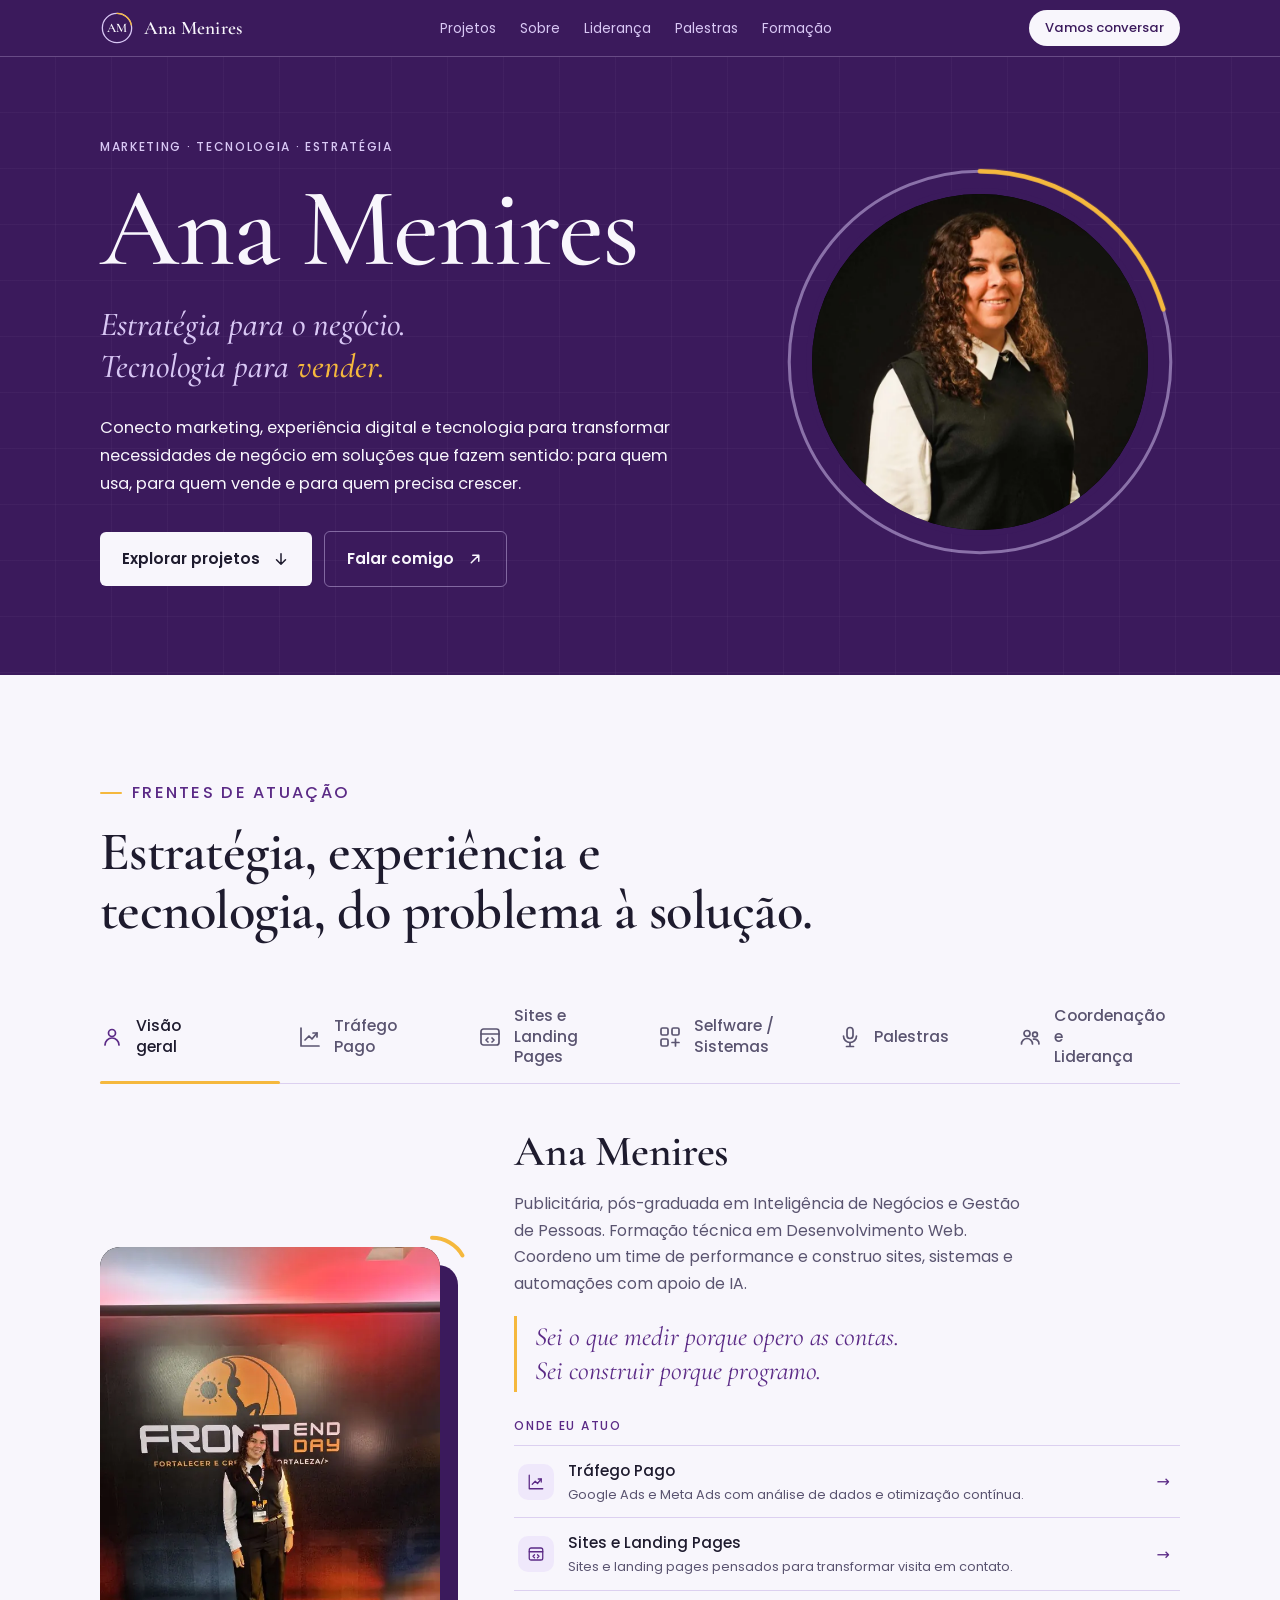
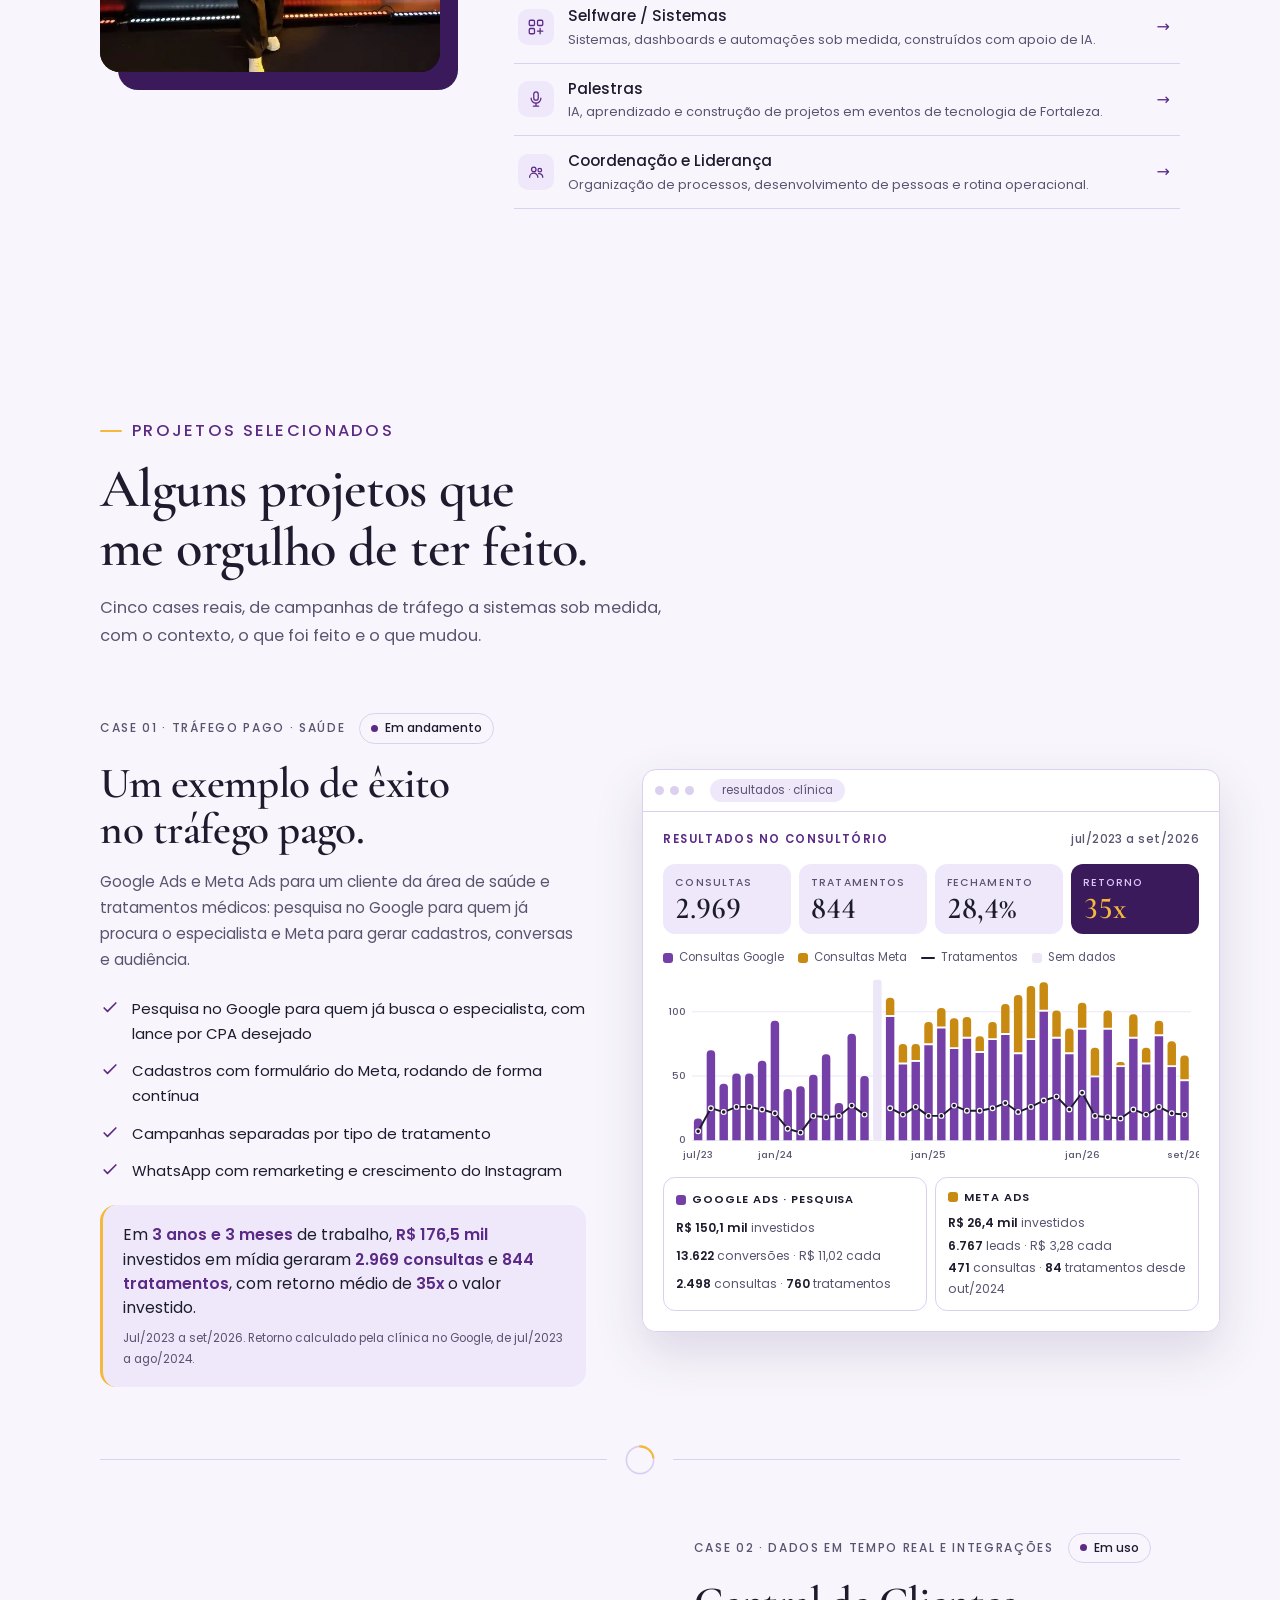
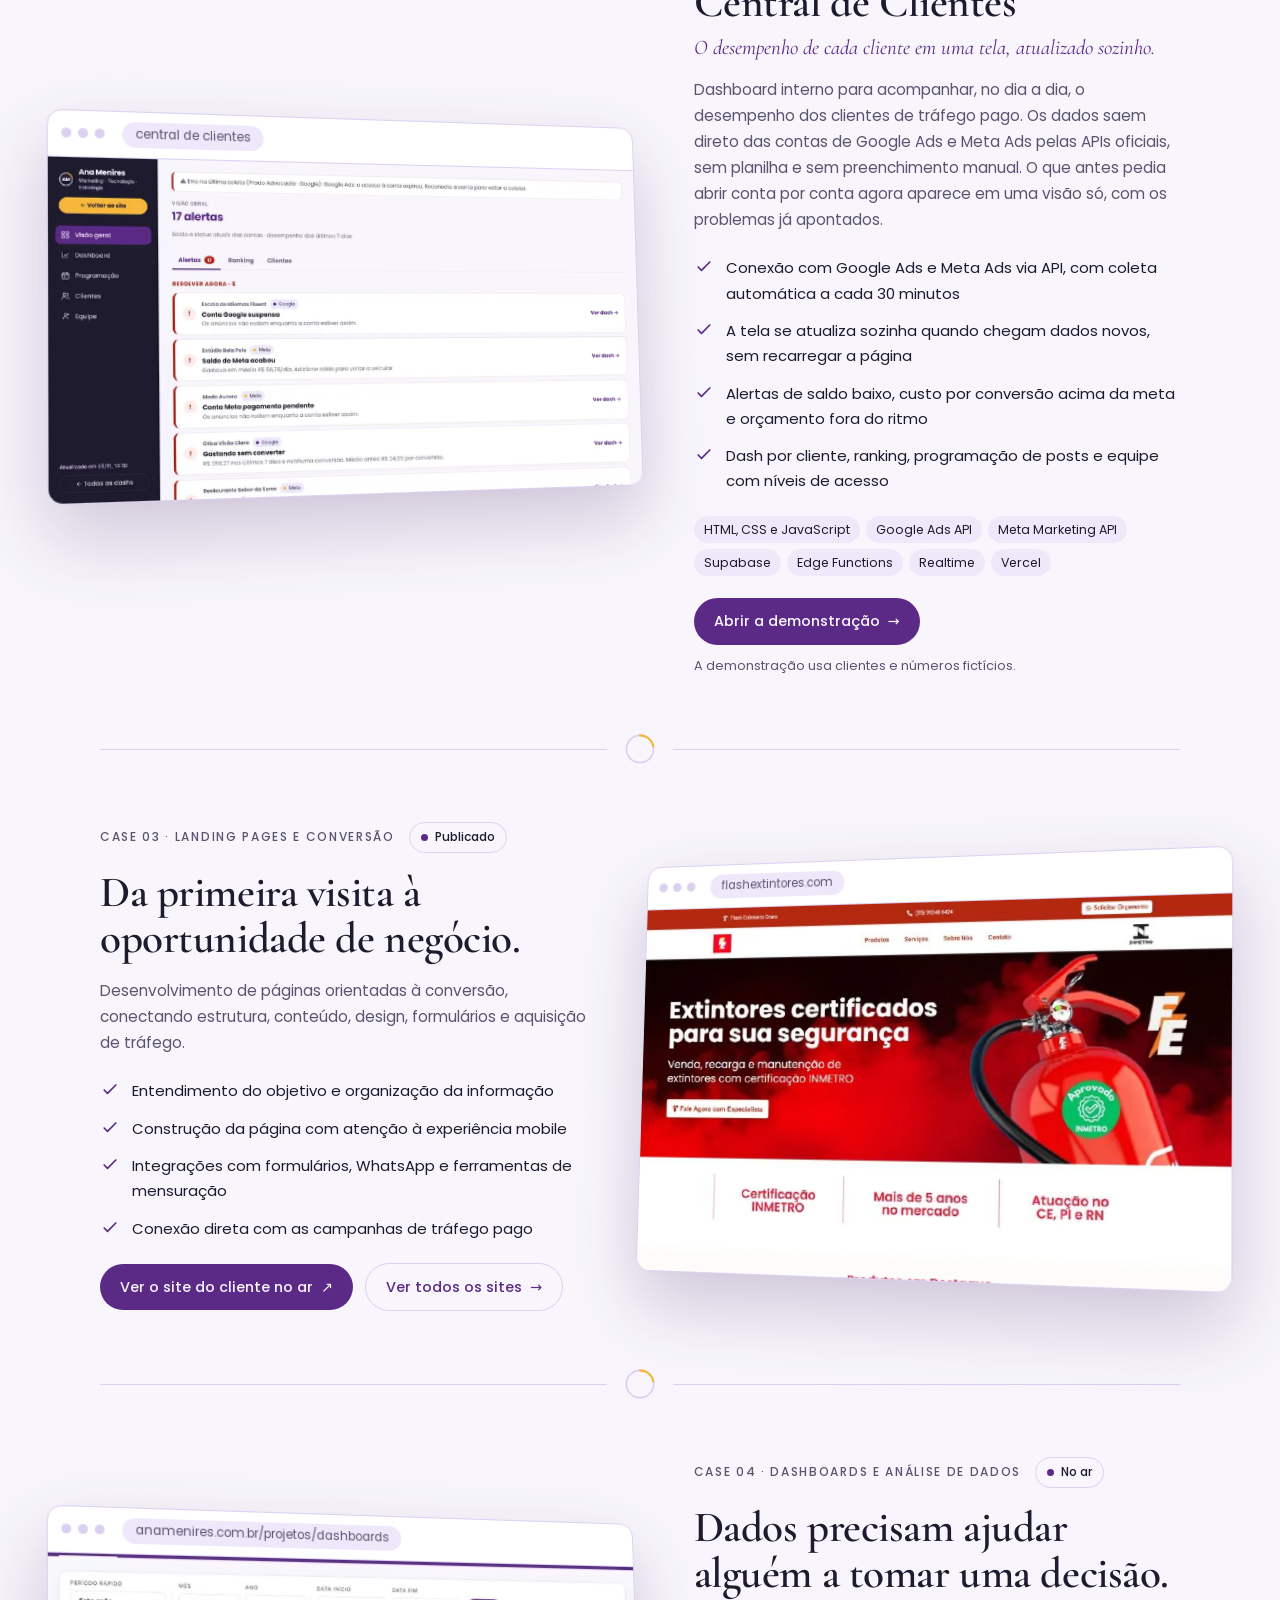
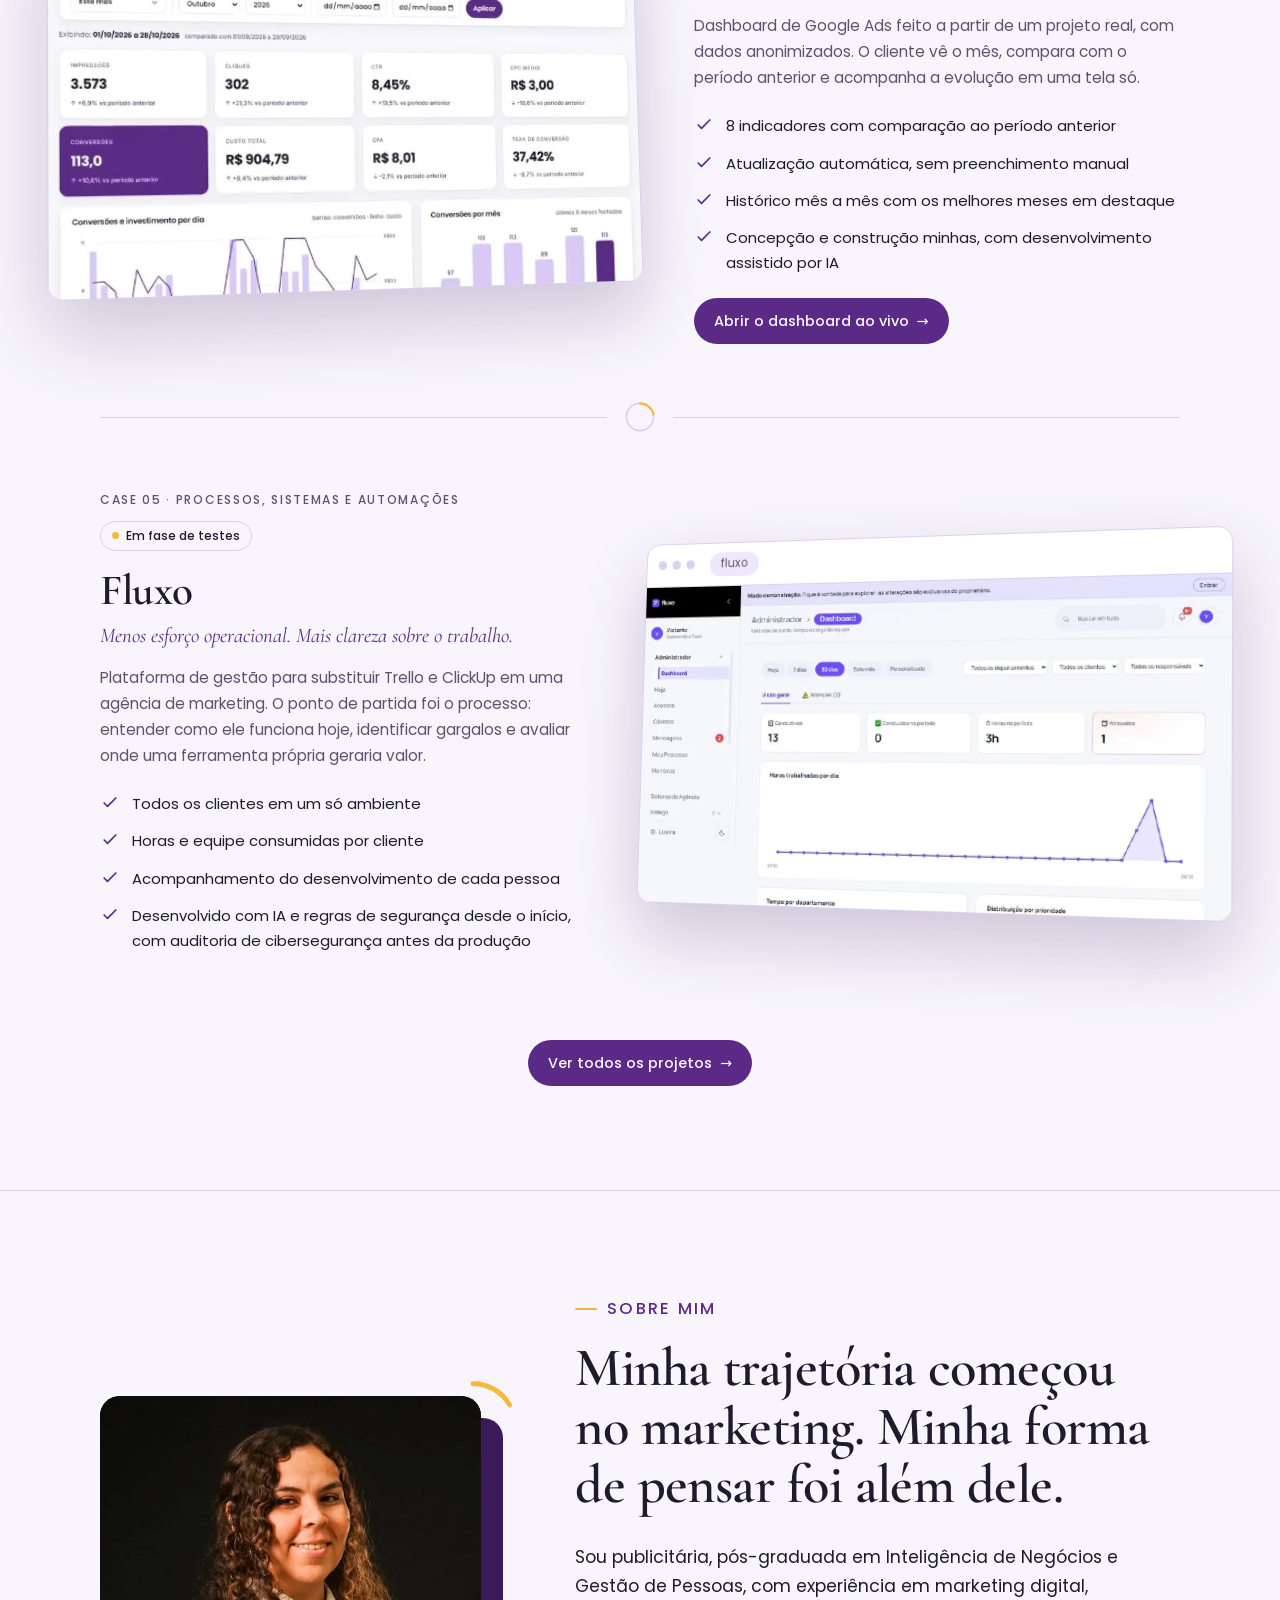
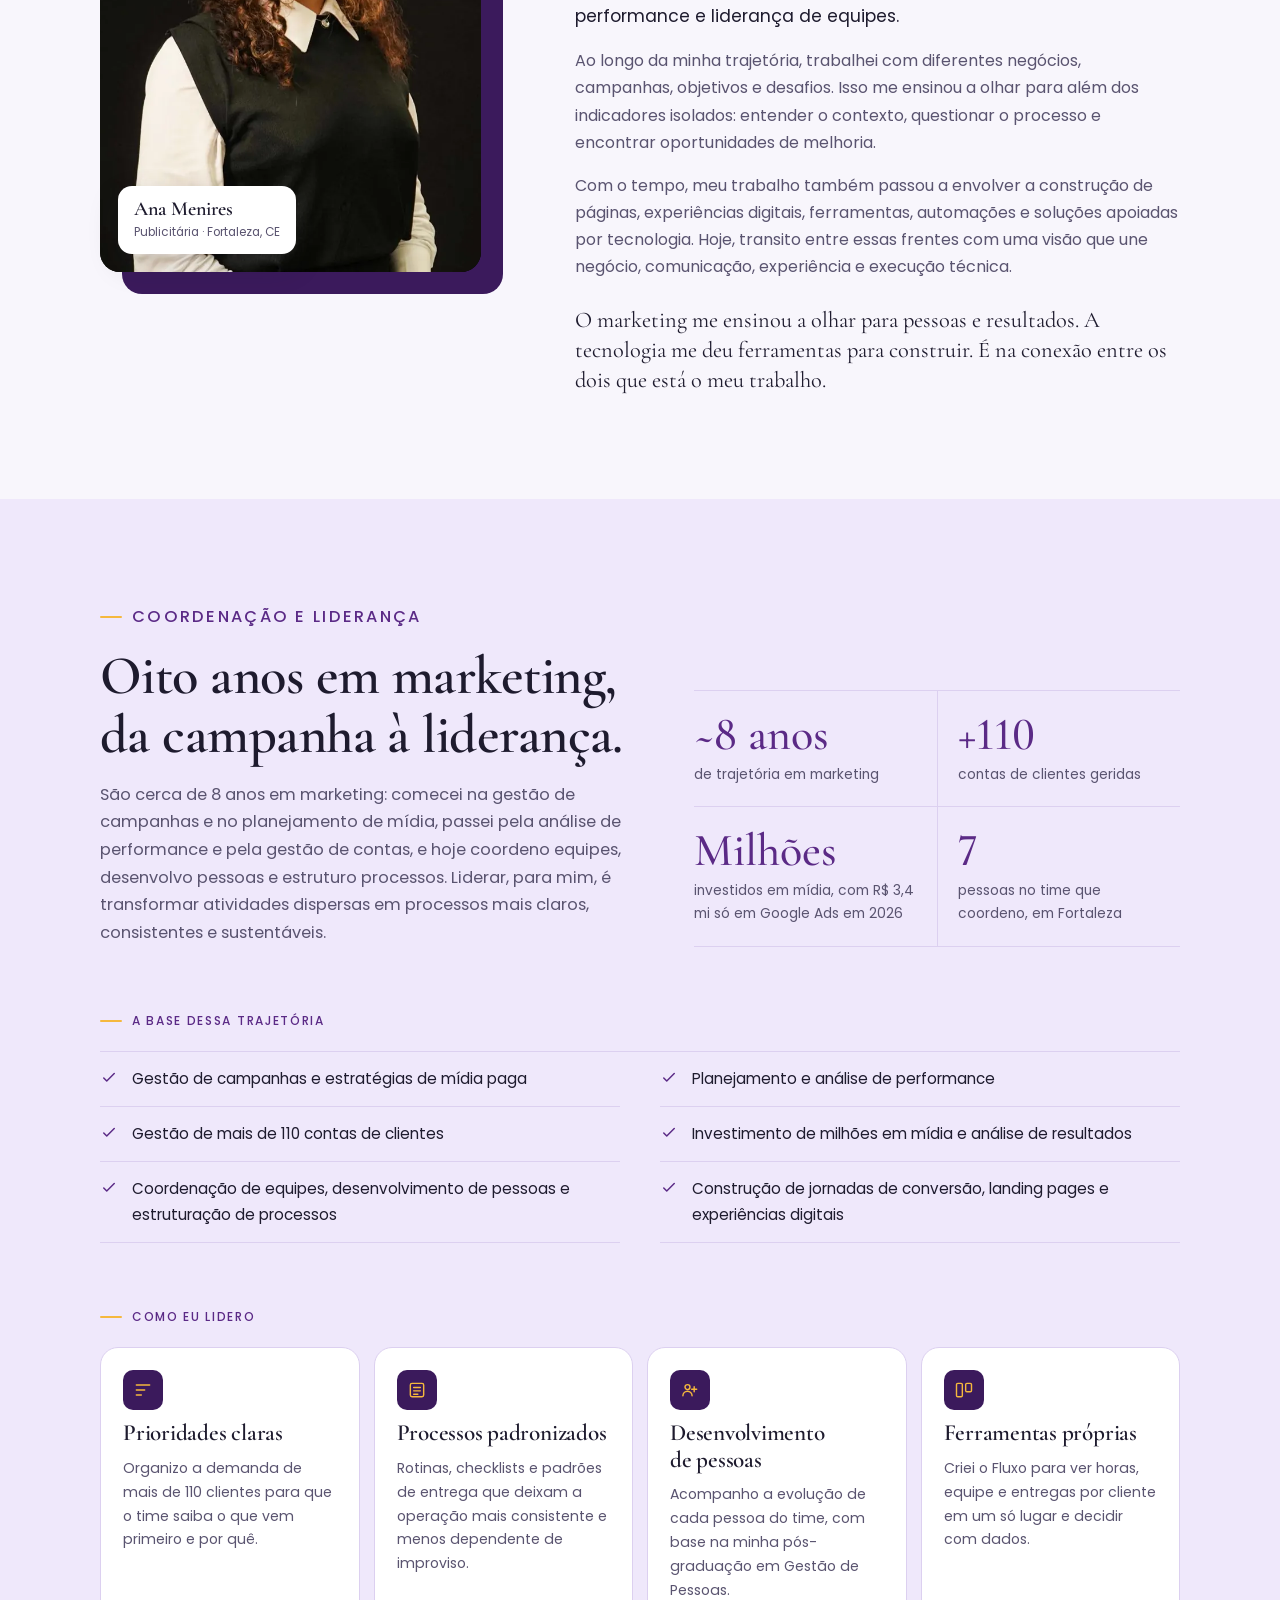
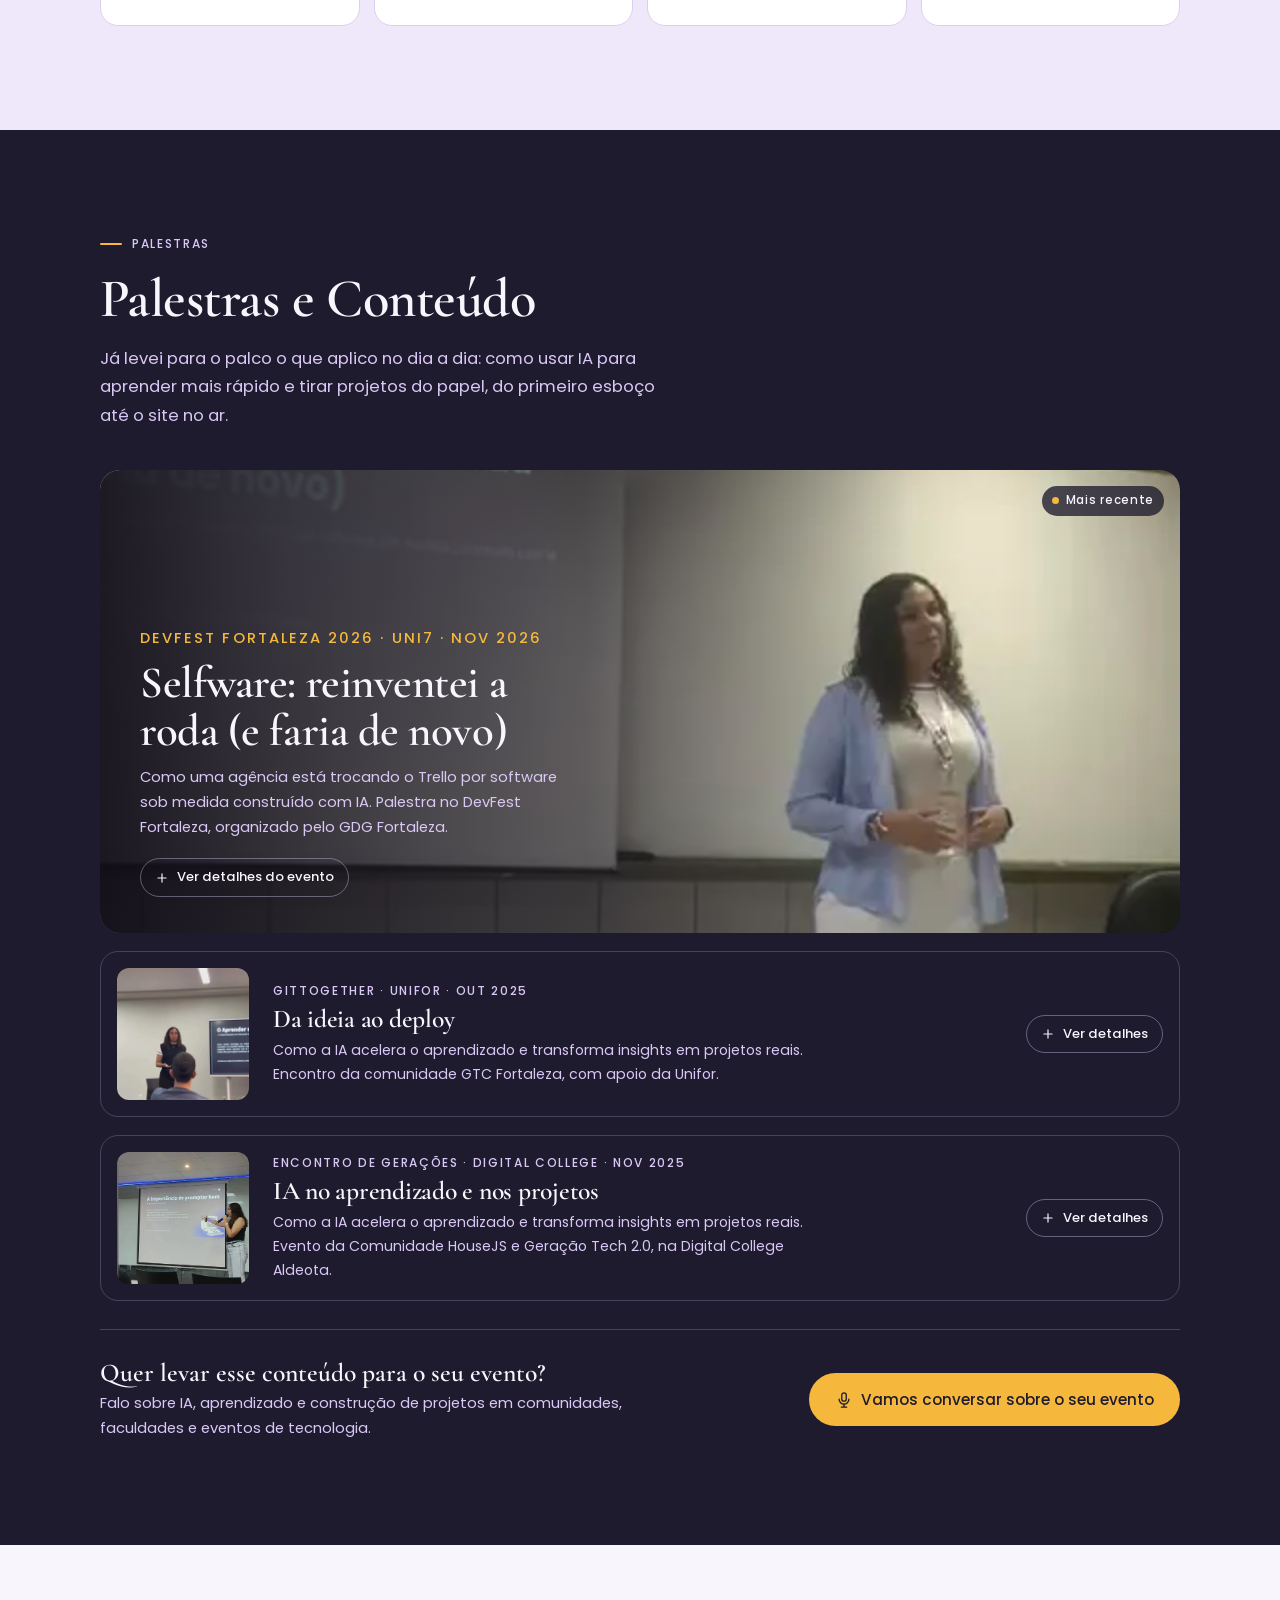
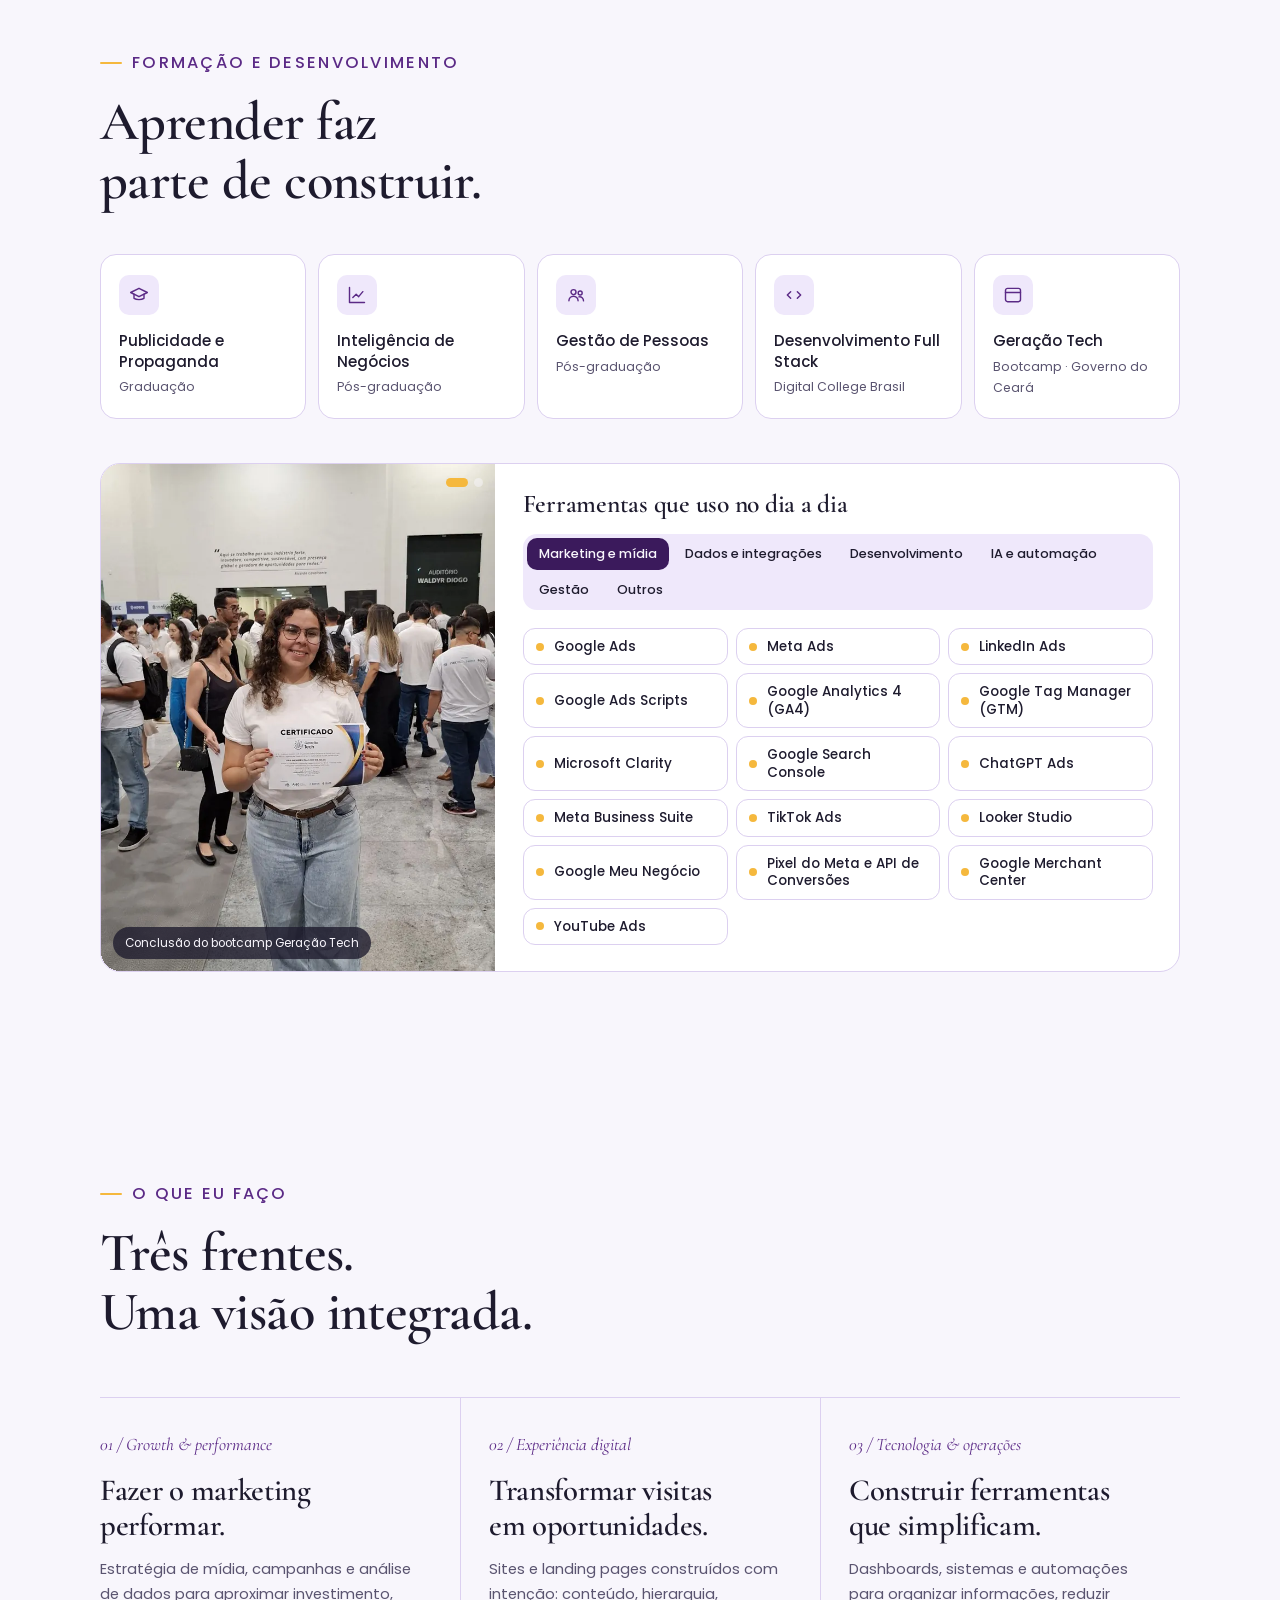
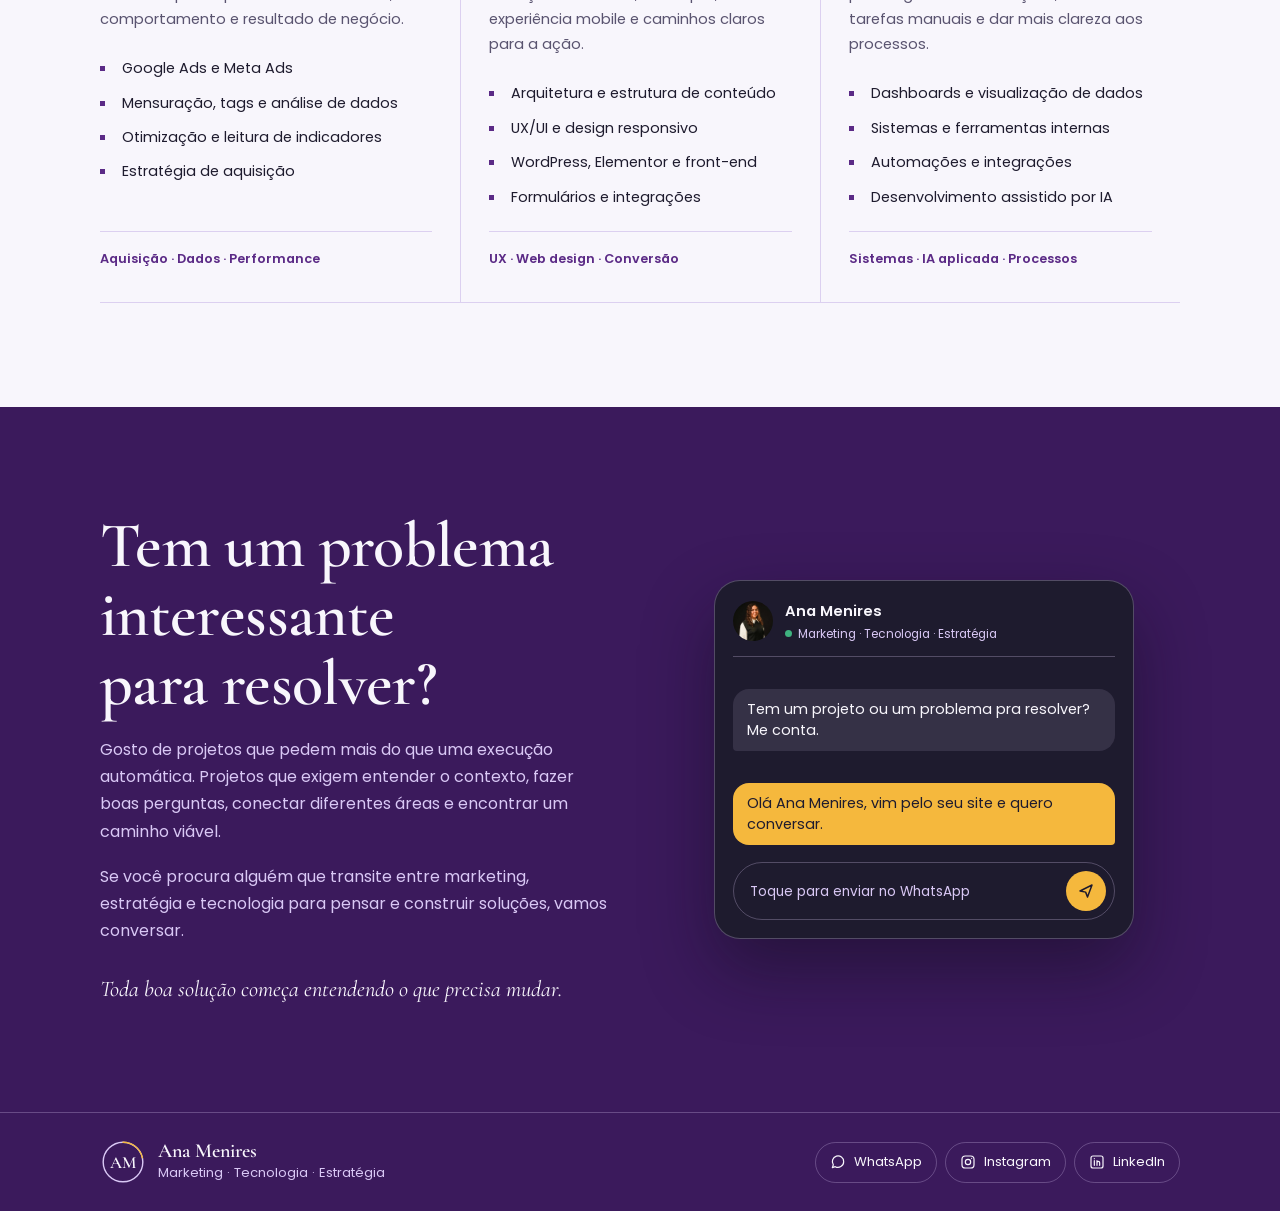
<file: index.html>
<!DOCTYPE html>
<html lang="pt-BR">
<head>
<meta charset="utf-8">
<!-- Google Tag Manager -->
<script>(function(w,d,s,l,i){w[l]=w[l]||[];w[l].push({'gtm.start':
new Date().getTime(),event:'gtm.js'});var f=d.getElementsByTagName(s)[0],
j=d.createElement(s),dl=l!='dataLayer'?'&l='+l:'';j.async=true;j.src=
'https://www.googletagmanager.com/gtm.js?id='+i+dl;f.parentNode.insertBefore(j,f);
})(window,document,'script','dataLayer','GTM-NJSTGJQS');</script>
<!-- End Google Tag Manager -->
<meta name="viewport" content="width=device-width,initial-scale=1,viewport-fit=cover">
<title>Ana Menires · Tráfego Pago, Sites e Tecnologia em Fortaleza</title>
<meta name="description" content="Ana Menires é publicitária em Fortaleza, com cerca de 8 anos em marketing: tráfego pago no Google e no Meta, sites e landing pages, sistemas com IA, palestras e liderança de equipes de performance.">
<meta name="author" content="Ana Menires">
<meta name="robots" content="index,follow,max-image-preview:large">
<link rel="canonical" href="https://anamenires.com.br/">
<meta name="theme-color" content="#3B1A5C">
<meta property="og:type" content="website">
<meta property="og:locale" content="pt_BR">
<meta property="og:site_name" content="Ana Menires">
<meta property="og:url" content="https://anamenires.com.br/">
<meta property="og:title" content="Ana Menires · Marketing, Tecnologia e Estratégia">
<meta property="og:description" content="Tráfego pago, sites, sistemas com IA, palestras e liderança. Estratégia para o negócio, tecnologia para acontecer.">
<meta property="og:image" content="https://anamenires.com.br/assets/img/og-image.jpg">
<meta property="og:image:secure_url" content="https://anamenires.com.br/assets/img/og-image.jpg">
<meta property="og:image:type" content="image/jpeg">
<meta property="og:image:width" content="1200">
<meta property="og:image:height" content="630">
<meta property="og:image:alt" content="Ana Menires, marketing, tecnologia e estratégia">
<meta name="twitter:card" content="summary_large_image">
<meta name="twitter:title" content="Ana Menires · Marketing, Tecnologia e Estratégia">
<meta name="twitter:description" content="Tráfego pago, sites, sistemas com IA, palestras e liderança.">
<meta name="twitter:image" content="https://anamenires.com.br/assets/img/og-image.jpg">
<link rel="icon" href="/favicon.ico" sizes="48x48">
<link rel="icon" href="/icon-192.png" type="image/png" sizes="192x192">
<link rel="apple-touch-icon" href="/apple-touch-icon.png">
<link rel="manifest" href="/site.webmanifest">
<script type="application/ld+json">{"@context": "https://schema.org", "@type": "Person", "name": "Ana Menires", "url": "https://anamenires.com.br/", "image": "https://anamenires.com.br/assets/img/og-image.jpg", "jobTitle": "Coordenadora de Performance e Especialista em Tráfego Pago", "description": "Ana Menires é publicitária em Fortaleza, com cerca de 8 anos em marketing: tráfego pago no Google e no Meta, sites e landing pages, sistemas com IA, palestras e liderança de equipes de performance.", "address": {"@type": "PostalAddress", "addressLocality": "Fortaleza", "addressRegion": "CE", "addressCountry": "BR"}, "alumniOf": [{"@type": "CollegeOrUniversity", "name": "UNI7 - Centro Universitário 7 de Setembro"}], "knowsAbout": ["Tráfego pago", "Google Ads", "Meta Ads", "Landing pages", "Desenvolvimento web", "Inteligência artificial", "Gestão de pessoas"], "sameAs": ["https://www.instagram.com/ana_menires/", "https://www.linkedin.com/in/anamenires-mktdigital/"]}</script>
<link rel="preload" as="image" href="assets/img/ana.webp" fetchpriority="high">
<link rel="preconnect" href="https://fonts.googleapis.com">
<link rel="preconnect" href="https://fonts.gstatic.com" crossorigin>
<link href="https://fonts.googleapis.com/css2?family=Cormorant+Garamond:ital,wght@0,500;0,600;1,500&family=Poppins:wght@400;500;600&display=swap" rel="stylesheet">
<style>
:root{color-scheme:light;box-sizing:border-box;padding-top:env(safe-area-inset-top,0px);padding-bottom:env(safe-area-inset-bottom,0px)}html{scroll-padding-top:env(safe-area-inset-top,0px)}body{margin:0;padding:0;font:14px -apple-system,BlinkMacSystemFont,sans-serif;background:#fff;color:#000}img{max-width:100%}[hidden]:not([hidden=until-found i]){display:none!important}

/* Layout editorial: abertura roxa com o nome em destaque, bandas alternadas de texto, números e cases com imagem grande.
   Pouca caixa, muito respiro; o arco âmbar do selo marca um destaque por seção. */
:root{
  --bg:#F8F6FC; --surface:#FFFFFF; --soft:#EFE8FB; --fg:#1E1B2E; --muted:#5A5470;
  --accent:#5B2A86; --accent-fg:#F8F6FC; --line:#DCD0F0; --ring:#D9C8F5; --amber:#F5B83D;
  --hero:#3B1A5C; --band:#2A1243; --ink:#1E1B2E; --hero-fg:#F8F6FC; --hero-muted:#D9C8F5; --hero-line:rgba(217,200,245,.28);
  --display:"Cormorant Garamond", Georgia, "Times New Roman", serif;
  --body:"Poppins", system-ui, -apple-system, "Segoe UI", sans-serif;
  --wrap:1120px;
}
@media (prefers-color-scheme: dark){ :root:not([data-theme="light"]){
  --bg:#14111E; --surface:#1E1B2E; --soft:#1B1729; --fg:#F8F6FC; --muted:#B9AFD0;
  --accent:#D9C8F5; --accent-fg:#1E1B2E; --line:#352C4D; --ring:#4A3A6A; --amber:#F5B83D;
  --hero:#24123A; --band:#170B26; --ink:#0E0B16; --hero-fg:#F8F6FC; --hero-muted:#D9C8F5; --hero-line:rgba(217,200,245,.22);
  color-scheme:dark;
}}
:root[data-theme="dark"]{
  --bg:#14111E; --surface:#1E1B2E; --soft:#1B1729; --fg:#F8F6FC; --muted:#B9AFD0;
  --accent:#D9C8F5; --accent-fg:#1E1B2E; --line:#352C4D; --ring:#4A3A6A; --amber:#F5B83D;
  --hero:#24123A; --band:#170B26; --ink:#0E0B16; --hero-fg:#F8F6FC; --hero-muted:#D9C8F5; --hero-line:rgba(217,200,245,.22);
  color-scheme:dark;
}

*{box-sizing:border-box}
html{scroll-behavior:smooth}
@media (prefers-reduced-motion: reduce){html{scroll-behavior:auto}}
body{background:var(--bg);color:var(--fg);font-family:var(--body);font-size:16px;line-height:1.7;-webkit-font-smoothing:antialiased}
body::before{content:"";position:fixed;inset:0 0 auto;height:env(safe-area-inset-top,0px);z-index:30;background:var(--hero)}
a{color:inherit}
:focus-visible{outline:2px solid var(--amber);outline-offset:3px;border-radius:4px}
.wrap{max-width:var(--wrap);margin:0 auto;padding-left:max(20px, env(safe-area-inset-left,0px));padding-right:max(20px, env(safe-area-inset-right,0px))}
h1,h2,h3{font-family:var(--display);font-weight:600;letter-spacing:-.01em;line-height:1.08;text-wrap:balance;margin:0}
p{margin:0}
.label{font-family:var(--body);font-size:.75rem;font-weight:500;letter-spacing:.14em;text-transform:uppercase}
.todo{display:inline;background:var(--soft);border:1px dashed var(--accent);color:var(--accent);border-radius:6px;padding:1px 6px;font-size:.82em;white-space:normal}

/* Botões */
.btn{display:inline-flex;align-items:center;gap:8px;text-decoration:none;font-weight:500;font-size:.92rem;border-radius:999px;padding:12px 22px;transition:transform .15s ease,background .15s ease}
.btn:hover{transform:translateY(-1px)}
.btn svg{width:18px;height:18px;flex:none}
.btn-light{background:var(--hero-fg);color:#3B1A5C}
.btn-line{border:1px solid var(--hero-line);color:var(--hero-fg)}
.btn-line:hover{background:rgba(217,200,245,.1)}

/* Cabeçalho: fixo só em telas largas */
.top{position:sticky;top:env(safe-area-inset-top,0px);z-index:20;background:var(--hero);color:var(--hero-fg);border-bottom:1px solid var(--hero-line)}
.top .wrap{display:flex;align-items:center;justify-content:space-between;gap:16px;padding-block:10px}
.brand{display:flex;align-items:center;gap:10px;text-decoration:none}
.brand svg{width:34px;height:34px;flex:none}
.brand b{font-family:var(--display);font-weight:600;font-size:1.2rem;letter-spacing:.01em}
.nav{display:flex;gap:24px;font-size:.85rem}
.nav a{text-decoration:none;color:var(--hero-muted)}
.nav a:hover{color:var(--hero-fg)}
.top .btn{padding:7px 16px;font-size:.82rem}
@media (max-width:900px){.nav{display:none}}
@media (max-width:700px){.top{position:static}.brand b{font-size:1.1rem}}

/* Abertura */
.hero{position:relative;color:var(--hero-fg);overflow:hidden;background-color:var(--hero);background-image:linear-gradient(rgba(217,200,245,.04) 1px,transparent 1px),linear-gradient(90deg,rgba(217,200,245,.04) 1px,transparent 1px);background-size:56px 56px;background-position:-1px -1px}
.hero .wrap{position:relative;z-index:2}
.portrait .photo{box-shadow:0 0 0 6px var(--hero)}
/* Palavra em rotação */
.sr-only{position:absolute;width:1px;height:1px;padding:0;margin:-1px;overflow:hidden;clip:rect(0 0 0 0);white-space:nowrap;border:0}
.rot{display:inline-grid;vertical-align:bottom;overflow:hidden;color:var(--amber)}
.rot span{grid-area:1/1;white-space:nowrap;opacity:0;transform:translateY(70%);transition:opacity .45s ease,transform .45s cubic-bezier(.2,.8,.2,1)}
.rot span.on{opacity:1;transform:none}
.rot span.off{opacity:0;transform:translateY(-70%)}
@media (prefers-reduced-motion: reduce){.rot span{transition:none}}
/* Selo carregando */
.seal-base{stroke-dasharray:780;stroke-dashoffset:780;animation:seal-draw 1.4s cubic-bezier(.6,0,.2,1) .1s forwards}
.seal-arc{transform-box:view-box;transform-origin:130px 130px;animation:seal-sweep 2.2s cubic-bezier(.3,0,.2,1) .5s both}
.portrait .photo{animation:seal-pop .9s cubic-bezier(.2,.8,.2,1) .6s both}
.hero .wrap > div:first-child > *{animation:hero-fade .8s ease both}
.hero .wrap > div:first-child > *:nth-child(2){animation-delay:.12s}
.hero .wrap > div:first-child > *:nth-child(3){animation-delay:.24s}
.hero .wrap > div:first-child > *:nth-child(4){animation-delay:.36s}
.hero .wrap > div:first-child > *:nth-child(5){animation-delay:.48s}
.hero .wrap > div:first-child > *:nth-child(6){animation-delay:.6s}
@keyframes seal-draw{to{stroke-dashoffset:0}}
@keyframes seal-sweep{0%{transform:rotate(-90deg);opacity:0}10%{opacity:1}100%{transform:rotate(270deg)}}
@keyframes seal-pop{from{opacity:0;transform:scale(.9)}to{opacity:1;transform:none}}
@keyframes hero-fade{from{opacity:0;transform:translateY(10px)}to{opacity:1;transform:none}}
@media (prefers-reduced-motion: reduce){.seal-base,.seal-arc,.portrait .photo,.hero .wrap > div:first-child > *{animation:none}.seal-base{stroke-dashoffset:0}}
.hero .wrap{display:grid;grid-template-columns:1.2fr .8fr;gap:56px;align-items:center;padding-block:80px 88px}
.hero .label{color:var(--hero-muted)}
.hero .name{font-size:clamp(3.4rem,9vw,7rem);font-weight:500;line-height:.95;letter-spacing:-.02em;margin-top:18px}
.hero .claim{font-family:var(--display);font-size:clamp(1.5rem,2.8vw,2.1rem);font-weight:500;font-style:italic;line-height:1.25;margin-top:22px;color:var(--hero-muted);max-width:26ch}
.hero .lead{margin-top:26px;max-width:58ch;font-size:1.02rem;opacity:.92}
.hero .lead + .lead{margin-top:12px}
.hero .actions{margin-top:34px;display:flex;flex-wrap:wrap;gap:12px;align-items:center}
.portrait{position:relative;aspect-ratio:1;max-width:400px;width:100%;justify-self:end}
.portrait svg{position:absolute;inset:0;width:100%;height:100%}
.portrait .photo{position:absolute;inset:8%;border-radius:50%;overflow:hidden;background:#000}
.portrait img{width:100%;height:100%;object-fit:cover;object-position:50% 18%;display:block}
@media (max-width:820px){
  .hero .wrap{grid-template-columns:1fr;gap:32px;padding-block:44px 56px}
  .portrait{justify-self:start;max-width:210px;order:-1}
}

/* Faixa de categorias: continuação da abertura */
[id]{scroll-margin-top:84px}
.quick{background:var(--band);color:var(--hero-fg);padding-block:36px 40px}
.quick .qlabel{font-size:.75rem;font-weight:500;letter-spacing:.14em;text-transform:uppercase;color:var(--hero-muted);display:flex;align-items:center;gap:10px;margin:0 0 6px}
.quick .qlabel::before{content:"";width:22px;height:2px;background:var(--amber);border-radius:2px}
.quick ul{list-style:none;margin:0;padding:0;display:grid;grid-template-columns:repeat(4,minmax(0,1fr))}
.quick li{min-width:0}
.quick li + li{border-left:1px solid var(--hero-line)}
.quick .qlabel{padding-left:24px}
.qcard{display:flex;flex-direction:column;gap:12px;height:100%;padding:18px 24px 6px;position:relative;text-decoration:none;color:var(--hero-fg)}
.qcard::before{content:"";position:absolute;left:24px;right:24px;top:-1px;height:2px;background:var(--amber);transform:scaleX(0);transform-origin:left;transition:transform .3s ease}
.qcard:hover::before,.qcard:focus-visible::before{transform:scaleX(1)}
.qicon{color:var(--hero-muted)}
.qicon svg{width:26px;height:26px;display:block}
.qcard h3{font-size:1.55rem;line-height:1.1}
.qcard p{font-size:.88rem;color:var(--hero-muted);flex:1}
.qmore{display:inline-flex;align-items:center;gap:6px;font-size:.84rem;font-weight:500;margin-top:4px}
.qmore span{transition:transform .2s ease}
.qcard:hover .qmore span{transform:translateX(4px)}
@media (prefers-reduced-motion: reduce){.qcard::before,.qmore span{transition:none}}
@media (max-width:900px){.quick ul{grid-template-columns:repeat(2,minmax(0,1fr))}.quick li:nth-child(3){border-left:0}.quick li:nth-child(n+3){border-top:1px solid var(--hero-line)}.qcard{padding-bottom:22px}}
@media (max-width:520px){.quick .qlabel{padding-left:4px}.quick{padding-block:28px 16px}.quick ul{grid-template-columns:1fr}.quick li + li{border-left:0;border-top:1px solid var(--hero-line)}.qcard{padding:20px 4px;gap:8px}}

/* Seções genéricas */
.sec{padding-block:104px}
.sec + .sec{border-top:1px solid var(--line)}
.sec-head{display:grid;gap:16px;max-width:760px}
.sec-head .label{color:var(--accent);display:flex;align-items:center;gap:10px}
.sec-head .label::before{content:"";width:22px;height:2px;background:var(--amber);border-radius:2px}
.sec-head h2{font-size:clamp(2.2rem,4.4vw,3.4rem)}
.sec-head p{color:var(--muted);font-size:1.02rem;max-width:60ch}
@media (max-width:700px){.sec{padding-block:68px}}

/* Visão */
.vision .wrap{display:grid;grid-template-columns:1.1fr .9fr;gap:64px;align-items:start}
.vision blockquote{margin:0;font-family:var(--display);font-weight:500;font-size:clamp(2.4rem,5.4vw,4.4rem);line-height:1.02;letter-spacing:-.02em;color:var(--fg)}
.vision blockquote em{color:var(--accent);font-style:italic}
.vision .text{display:grid;gap:18px;max-width:52ch;padding-top:10px}
.vision .text p{color:var(--muted)}
.vision .text .first{color:var(--fg);font-size:1.12rem}
.vision .text .end{font-family:var(--display);font-size:1.5rem;line-height:1.3;color:var(--fg);padding-top:6px;border-top:1px solid var(--line);padding-top:18px}
@media (max-width:820px){.vision .wrap{grid-template-columns:1fr;gap:28px}}

/* Sobre */
.about .wrap{display:grid;grid-template-columns:.8fr 1.2fr;gap:72px;align-items:center}
.about-photo{position:relative;margin:0;max-width:420px;width:100%;padding:0 22px 22px 0}
.about-photo::before{content:"";position:absolute;right:0;bottom:0;width:calc(100% - 22px);height:calc(100% - 22px);border-radius:20px;background:var(--hero)}
.about-photo .frame{position:relative;aspect-ratio:4/5;max-width:100%;border-radius:20px;overflow:hidden;background:#000}
.about-photo img{width:100%;height:100%;object-fit:cover;object-position:50% 25%;display:block}
.about-photo svg{position:absolute;right:-18px;top:-18px;width:96px;height:96px;z-index:2}
.about-photo figcaption{position:absolute;z-index:2;left:18px;bottom:40px;background:var(--surface);color:var(--fg);border-radius:14px;padding:12px 16px;box-shadow:0 12px 30px rgba(30,27,46,.18);display:grid;gap:2px}
.about-photo figcaption b{font-family:var(--display);font-size:1.25rem;font-weight:600;line-height:1.1}
.about-photo figcaption span{font-size:.74rem;color:var(--muted)}
.about .text{display:grid;gap:28px;min-width:0}
.about .cols{display:grid;gap:16px;max-width:62ch}
.about .cols p{color:var(--muted)}
.about .cols p:first-child{color:var(--fg);font-size:1.08rem}
.about .cols .sign{font-family:var(--display);font-size:1.4rem;line-height:1.35;color:var(--fg);margin-top:8px}
@media (max-width:820px){.about .wrap{grid-template-columns:1fr;gap:40px}.about-photo{max-width:320px}.about-photo svg{width:72px;height:72px;right:-8px;top:-14px}}

/* Experiência em números */
.exp{background:var(--soft);padding-block:96px}
.exp + .sec{border-top:0}
.exp .sec-head .label{color:var(--accent)}
.career{margin-top:48px;display:grid;grid-template-columns:repeat(4,minmax(0,1fr));gap:0;border-top:1px solid var(--line)}
.career > div{padding:28px 24px 0 0;min-width:0}
.career > div + div{padding-left:24px;border-left:1px solid var(--line)}
.career strong{display:block;white-space:nowrap;font-family:var(--display);font-weight:500;font-size:clamp(2.8rem,4.4vw,4rem);line-height:.95;letter-spacing:-.02em;color:var(--accent);font-variant-numeric:lining-nums}
.career strong small{font-size:.45em;margin-left:6px;letter-spacing:0}
.career b{display:block;margin-top:12px;font-weight:600;font-size:1rem}
.career span{display:block;margin-top:4px;font-size:.88rem;color:var(--muted);max-width:32ch}
.career .hl strong{position:relative;display:inline-block}
.career .hl strong::after{content:"";position:absolute;left:2px;right:8%;bottom:-6px;height:3px;border-radius:3px;background:var(--amber)}
.feat{margin-top:44px;display:grid;grid-template-columns:1fr 1fr;gap:48px;align-items:stretch}
.feat > div{min-width:0}
.fn{font-family:var(--display);font-weight:500;line-height:.95;letter-spacing:-.02em;white-space:nowrap;font-variant-numeric:lining-nums}
.fn small{font-size:.45em;margin-left:6px;letter-spacing:0}
.ft b{display:block;font-weight:600;font-size:.98rem}
.ft span{display:block;font-size:.86rem;color:var(--muted);margin-top:4px}
.feat-big{background:var(--hero);color:#F8F6FC;border-radius:24px;padding:36px;display:flex;flex-direction:column;justify-content:space-between;gap:40px;position:relative;overflow:hidden;min-height:320px}
.feat-big::before{content:"";position:absolute;width:320px;height:320px;right:-110px;top:-110px;border-radius:50%;border:3px solid rgba(217,200,245,.2);border-bottom-color:#F5B83D;transform:rotate(25deg)}
.feat-big > *{position:relative}
.feat-big .label{color:#D9C8F5}
.feat-big .fn{font-size:clamp(4rem,8vw,6.6rem)}
.feat-big .ft{margin-top:14px}
.feat-big .ft span{color:#D9C8F5}
.feat-list{display:flex;flex-direction:column;justify-content:center}
.feat-list > div{display:grid;grid-template-columns:170px 1fr;gap:20px;align-items:center;padding:22px 0;border-top:1px solid var(--line)}
.feat-list > div:last-child{border-bottom:1px solid var(--line)}
.feat-list .fn{font-size:clamp(2.6rem,4.4vw,3.4rem);color:var(--accent)}
@media (max-width:860px){.feat{grid-template-columns:1fr;gap:28px}.feat-big{min-height:240px;padding:28px}.feat-list > div{grid-template-columns:120px 1fr;gap:14px}.feat-list .fn{font-size:2.4rem}}
.seals{display:grid;grid-template-columns:repeat(3,minmax(0,1fr));gap:20px;align-content:center;text-align:center}
.seal{display:grid;justify-items:center;gap:12px;min-width:0}
.ring{position:relative;width:min(86%,150px);aspect-ratio:1;display:grid;place-items:center;background:var(--surface);border-radius:50%}
.ring svg{position:absolute;inset:0;width:100%;height:100%}
.ring .fn{position:relative;font-size:clamp(1.9rem,3vw,2.6rem);color:var(--accent)}
.seal .ft{max-width:20ch}
@media (max-width:520px){.seals{grid-template-columns:1fr;gap:16px}.seal{grid-template-columns:110px 1fr;text-align:left;align-items:center;justify-items:start}}
.exp-note{margin-top:32px;font-size:.78rem;color:var(--muted)}
@media (max-width:1000px) and (min-width:761px){.career{grid-template-columns:1fr 1fr;row-gap:32px}.career > div:nth-child(3){padding-left:0;border-left:0}}
.gads{margin-top:56px;background:var(--surface);border:1px solid var(--line);border-radius:22px;padding:32px;display:grid;grid-template-columns:.9fr 1.1fr;gap:40px;align-items:center}
.gads-main .label{color:var(--accent);display:flex;align-items:center;gap:8px}
.gads-main .label svg{width:16px;height:16px}
.gads-main .big{font-family:var(--display);font-weight:500;font-size:clamp(3.6rem,7vw,5.6rem);line-height:.95;letter-spacing:-.02em;margin-top:14px;color:var(--fg);position:relative;display:inline-block;font-variant-numeric:lining-nums}
.gads-main .big::after{content:"";position:absolute;left:2px;right:12%;bottom:-6px;height:3px;border-radius:3px;background:var(--amber)}
.gads-main p{margin-top:18px;color:var(--muted);font-size:.92rem;max-width:36ch}
.kpis{display:grid;grid-template-columns:repeat(3,minmax(0,1fr));gap:0;border-top:1px solid var(--line);border-left:1px solid var(--line)}
.kpis div{padding:18px 16px;border-right:1px solid var(--line);border-bottom:1px solid var(--line);min-width:0}
.kpis dt{font-size:.68rem;font-weight:500;letter-spacing:.12em;text-transform:uppercase;color:var(--muted)}
.kpis dd{margin:6px 0 0;font-family:var(--display);font-size:2.1rem;font-weight:600;line-height:1;color:var(--fg);font-variant-numeric:lining-nums tabular-nums}
.gads-note{grid-column:1/-1;font-size:.78rem;color:var(--muted);border-top:1px solid var(--line);padding-top:14px}
@media (max-width:900px){.gads{grid-template-columns:1fr;gap:28px;padding:24px}.kpis{grid-template-columns:repeat(2,minmax(0,1fr))}}
@media (max-width:760px){.exp{padding-block:64px}.career{grid-template-columns:1fr}.career > div,.career > div + div{padding:24px 0;border-left:0;border-bottom:1px solid var(--line)}}

/* Frentes */
.fronts{margin-top:56px;display:grid;grid-template-columns:repeat(2,minmax(0,1fr));gap:56px 64px}
.fr{min-width:0;display:grid;gap:12px;align-content:start;padding-top:22px;border-top:1px solid var(--line)}
.fr .n{font-family:var(--display);font-size:1.1rem;color:var(--accent)}
.fr h3{font-size:clamp(1.7rem,2.6vw,2.2rem)}
.fr p{color:var(--muted);font-size:.96rem}
.fr .lede{color:var(--fg)}
.fr .focus{font-size:.92rem;color:var(--fg)}
.fr .focus b{font-weight:600;color:var(--accent)}
@media (max-width:760px){.fronts{grid-template-columns:1fr;gap:40px}}

/* Cases */
.cases{margin-top:64px;display:grid;gap:96px}
.case{display:grid;grid-template-columns:1.15fr .85fr;gap:56px;align-items:start}
/* Case com tela inclinada */
#projetos{overflow-x:clip}
.case.tilt{grid-template-columns:.75fr 1.25fr;gap:32px;align-items:center}
.case.tilt .tilt-text{min-width:0}
.checks{list-style:none;margin:22px 0 0;padding:0;display:grid;gap:12px}
.checks li{display:grid;grid-template-columns:22px 1fr;gap:10px;font-size:.93rem}
.checks svg{width:20px;height:20px;color:var(--accent);margin-top:2px}
.stage3d{perspective:1400px;margin-right:-140px;min-width:0}
.browser3d{margin:0;border-radius:14px;overflow:hidden;border:1px solid var(--line);background:var(--surface);box-shadow:0 30px 70px rgba(59,26,92,.22);transform:rotateY(-14deg) rotateX(4deg);transform-origin:left center;transition:transform .6s cubic-bezier(.2,.8,.2,1)}
.stage3d:hover .browser3d{transform:rotateY(-3deg) rotateX(1deg)}
.b3-bar{display:flex;align-items:center;gap:6px;padding:9px 12px;border-bottom:1px solid var(--line)}
.b3-bar i{width:9px;height:9px;border-radius:50%;background:var(--line)}
.b3-bar span{margin-left:10px;font-size:.72rem;color:var(--muted);background:var(--soft);padding:2px 12px;border-radius:999px}
.b3-ph{aspect-ratio:960/522;display:grid;place-items:center;text-align:center;padding:24px;background:var(--soft);color:var(--muted);font-size:.88rem}
.b3-ph svg{width:54px;height:54px;margin:0 auto 10px;display:block}
.browser3d video{display:block;width:100%;height:auto;max-width:100%;aspect-ratio:960/522;object-fit:cover}
@media (max-width:860px){.case.tilt{grid-template-columns:1fr}.stage3d{margin-right:0}.browser3d{transform:none}}
@media (prefers-reduced-motion: reduce){.browser3d{transition:none}}
.case:nth-child(even) .shot{order:2}
.case.wide{grid-template-columns:1fr;gap:36px}
.case.wide .shot{order:0;position:static}
.case.wide > div{display:grid;grid-template-columns:1fr 1fr;column-gap:56px;align-items:start}
.case.wide > div > *{grid-column:1}
.case.wide > div > .facts{grid-column:2;grid-row:1 / span 4;margin-top:0}
.case.wide > div > .live-link{justify-self:start;margin-top:24px}
@media (max-width:860px){.case.wide > div{grid-template-columns:1fr}.case.wide > div > .facts{grid-column:1;grid-row:auto;margin-top:24px}}
.case > *{min-width:0}
.shot{border-radius:14px;overflow:hidden;border:1px solid var(--line);background:var(--surface);position:sticky;top:90px}
.shot .bar{display:flex;gap:6px;padding:10px 14px;border-bottom:1px solid var(--line)}
.shot .bar i{width:9px;height:9px;border-radius:50%;background:var(--ring)}
.shot .canvas{aspect-ratio:16/10;max-width:100%;display:grid;place-items:center;text-align:center;padding:24px;background:var(--soft);color:var(--muted);font-size:.85rem}
.shot .canvas svg{width:54px;height:54px;margin:0 auto 10px;display:block}
.case-meta{display:flex;flex-wrap:wrap;align-items:center;gap:10px 14px}
.case-meta .label{color:var(--muted)}
.status{display:inline-flex;align-items:center;gap:7px;font-size:.75rem;font-weight:500;padding:4px 11px;border-radius:999px;border:1px solid var(--line);color:var(--fg)}
.status i{width:7px;height:7px;border-radius:50%;background:var(--accent)}
.status.wip i{background:var(--amber)}
.case h3{font-size:clamp(2rem,3.4vw,2.7rem);margin-top:16px}
.case .sub{font-family:var(--display);font-style:italic;font-size:1.3rem;color:var(--accent);margin-top:8px;line-height:1.3}
.case .desc{margin-top:16px;color:var(--muted);font-size:.96rem}
.facts{margin:24px 0 0;display:grid;gap:0}
.facts div{display:grid;grid-template-columns:110px 1fr;gap:16px;padding:12px 0;border-top:1px solid var(--line)}
.facts div:last-child{border-bottom:1px solid var(--line)}
.facts dt{font-size:.72rem;font-weight:500;letter-spacing:.12em;text-transform:uppercase;color:var(--accent);padding-top:3px}
.facts dd{margin:0;font-size:.92rem;color:var(--fg)}
.shot .clip{display:block;width:100%;max-width:100%;height:auto;aspect-ratio:960/522;object-fit:cover;background:var(--soft)}
@media (prefers-reduced-motion: reduce){.shot .clip{animation:none}}
.live-link{display:inline-flex;align-items:center;gap:8px;margin-top:22px;padding:11px 20px;border-radius:999px;background:var(--accent);color:var(--accent-fg);text-decoration:none;font-weight:500;font-size:.9rem;transition:transform .15s ease}
.live-link:hover{transform:translateY(-1px)}
.chips{display:flex;flex-wrap:wrap;gap:6px}
.chips span{font-size:.78rem;padding:3px 10px;border-radius:999px;background:var(--soft);color:var(--fg)}
@media (max-width:860px){
  .cases{gap:72px}
  .case{grid-template-columns:1fr;gap:24px}
  .case:nth-child(even) .shot{order:0}
  .shot{position:static}
  .facts div{grid-template-columns:1fr;gap:2px}
}

/* Metodologia */
.method{background:var(--soft)}
.steps{margin-top:56px;list-style:none;padding:0;display:grid;grid-template-columns:repeat(5,minmax(0,1fr));gap:0;counter-reset:s}
.steps li{position:relative;padding:28px 24px 0 0;min-width:0}
.steps li::before{content:"";position:absolute;left:0;right:0;top:0;height:2px;background:var(--line)}
.steps li:first-child::after{content:"";position:absolute;left:0;top:0;width:44%;height:2px;background:var(--amber)}
.steps .n{font-family:var(--display);font-size:2.4rem;line-height:1;color:var(--accent)}
.steps h3{font-size:1.45rem;margin-top:12px}
.steps p{margin-top:8px;font-size:.9rem;color:var(--muted)}
@media (max-width:900px){.steps{grid-template-columns:1fr 1fr;gap:32px 24px}}
@media (max-width:560px){.steps{grid-template-columns:1fr;gap:28px}}

/* Princípios */
.principles .wrap{display:grid;grid-template-columns:.8fr 1.2fr;gap:64px}
.plist{list-style:none;margin:0;padding:0}
.plist li{display:grid;grid-template-columns:minmax(0,1fr) minmax(0,1.1fr);gap:24px;padding:20px 0;border-top:1px solid var(--line)}
.plist li:last-child{border-bottom:1px solid var(--line)}
.plist b{font-family:var(--display);font-size:1.5rem;font-weight:600;line-height:1.2}
.plist span{color:var(--muted);font-size:.95rem;padding-top:4px}
@media (max-width:820px){.principles .wrap{grid-template-columns:1fr;gap:28px}.plist li{grid-template-columns:1fr;gap:4px}}

/* Bloco das palestras (mantido como estava) */
.front{padding-block:84px;border-bottom:1px solid var(--line)}
.front.alt{background:var(--soft)}
.front .wrap{display:grid;grid-template-columns:.9fr 1.1fr;gap:56px}
.front .head{min-width:0}
.mark{display:flex;align-items:center;gap:12px;color:var(--muted)}
.mark svg{width:44px;height:44px;flex:none}
.front h2{font-size:clamp(2rem,3.6vw,2.9rem);margin-top:18px;color:var(--fg)}
.front .pov{margin-top:18px;font-size:1.05rem;max-width:44ch;color:var(--fg)}
.front .body{min-width:0;display:grid;gap:22px;align-content:start}
.proof{background:var(--surface);border:1px solid var(--line);border-radius:16px;padding:22px 24px}
.proof .label{color:var(--accent)}
.proof p{margin-top:8px;font-size:.95rem}
@media (max-width:860px){.front{padding-block:60px}.front .wrap{grid-template-columns:1fr;gap:28px}}
.talks{display:grid;grid-template-columns:repeat(2,minmax(0,1fr));gap:14px}
.talk{background:var(--surface);border:1px solid var(--line);border-radius:16px;overflow:hidden;min-width:0;display:flex;flex-direction:column}
.media{position:relative;aspect-ratio:4/5;max-width:100%;background:#1E1B2E;overflow:hidden}
.media img,.media video{position:absolute;inset:0;width:100%;height:100%;object-fit:cover;object-position:50% 45%;display:block}
.live{position:absolute;left:12px;bottom:12px;display:inline-flex;align-items:center;gap:7px;background:rgba(30,27,46,.78);color:#F8F6FC;font-size:.72rem;font-weight:500;letter-spacing:.06em;padding:5px 10px;border-radius:999px}
.live i{width:7px;height:7px;border-radius:50%;background:#F5B83D}
@media (prefers-reduced-motion: reduce){.media video{display:none}.media:has(video){background:#1E1B2E url(assets/img/palestra-gittogether-poster.webp) center/cover}}
.talk-info{padding:16px 18px 18px}
.talk-info .label{color:var(--accent);font-size:.68rem}
.talk-info h3{font-size:1.35rem;margin-top:6px;color:var(--fg)}
.talk-info p:last-child{margin-top:6px;font-size:.88rem;color:var(--muted)}
@media (max-width:620px){.talks{grid-template-columns:1fr}}

/* Formação: cartões e abas */
.edu2 .wrap{display:grid;grid-template-columns:.9fr 1.1fr;gap:56px;align-items:start}
.edu2 .wrap > div{min-width:0}
.edu-list{list-style:none;margin:28px 0 0;padding:0;display:grid;gap:12px}
.edu-list li{display:grid;grid-template-columns:40px 1fr;gap:14px;align-items:center;padding:14px;border:1px solid var(--line);border-radius:14px;background:var(--surface)}
.edu-list .ic{width:40px;height:40px;border-radius:10px;background:var(--soft);color:var(--accent);display:grid;place-items:center}
.edu-list .ic svg{width:20px;height:20px}
.edu-list b{display:block;font-weight:500;font-size:.94rem}
.edu-list small{display:block;color:var(--muted);font-size:.78rem}
.tabsbox{border:1px solid var(--line);border-radius:20px;background:var(--surface);padding:26px}
.tabsbox h3{font-size:1.6rem}
.tabs{display:flex;flex-wrap:wrap;gap:6px;margin:16px 0 18px;padding:4px;background:var(--soft);border-radius:999px;width:max-content;max-width:100%}
.tab{border:0;background:transparent;color:var(--fg);font:500 .84rem var(--body);padding:8px 15px;border-radius:999px;cursor:pointer;transition:background .2s ease}
.tab:hover{background:color-mix(in srgb,var(--accent) 10%,transparent)}
.tab[aria-selected="true"]{background:var(--hero);color:#F8F6FC}
.grid-t{list-style:none;margin:0;padding:0;display:grid;grid-template-columns:repeat(2,minmax(0,1fr));gap:10px}
.grid-t li{display:flex;align-items:center;gap:10px;padding:12px 14px;border-radius:12px;border:1px solid var(--line);font-size:.9rem;font-weight:500;min-width:0}
.grid-t li::before{content:"";width:8px;height:8px;border-radius:50%;background:var(--amber);flex:none}
.edu2 .goal{margin-top:28px;font-family:var(--display);font-size:1.3rem;line-height:1.4;color:var(--fg);max-width:46ch}
@media (max-width:860px){.edu2 .wrap{grid-template-columns:1fr;gap:36px}.tabs{width:auto;border-radius:16px}}
@media (max-width:420px){.grid-t{grid-template-columns:1fr}}

/* Ferramentas */
.edu .tools{grid-column:1/-1;display:grid;gap:14px;padding-top:8px}
.edu .tools h3{margin-bottom:6px}
.edu .sec-head{align-content:start}
.tgroup{display:grid;grid-template-columns:140px 1fr;gap:12px;align-items:start}
.tlabel{font-size:.7rem;font-weight:500;letter-spacing:.12em;text-transform:uppercase;color:var(--accent);padding-top:7px}
.chips-t{list-style:none;margin:0!important;padding:0;display:flex!important;flex-wrap:wrap;gap:8px}
.chips-t li{font-size:.84rem;padding:5px 12px;border-radius:999px;border:1px solid var(--line);background:var(--surface);color:var(--fg)}
@media (max-width:560px){.tgroup{grid-template-columns:1fr;gap:6px}.tlabel{padding-top:0}}

/* Formação */
.edu .wrap{display:grid;grid-template-columns:.85fr 1.15fr;gap:64px}
.edu .groups{display:grid;grid-template-columns:repeat(2,minmax(0,1fr));gap:40px}
.edu h3{font-size:1.4rem;padding-bottom:12px;border-bottom:1px solid var(--line)}
.edu ul{list-style:none;margin:14px 0 0;padding:0;display:grid;gap:10px}
.edu li{font-size:.94rem;color:var(--fg)}
.edu li small{display:block;color:var(--muted);font-size:.84rem}
.edu .goal{grid-column:1/-1;font-family:var(--display);font-size:1.35rem;line-height:1.35;color:var(--fg);max-width:46ch}
@media (max-width:820px){.edu .wrap{grid-template-columns:1fr;gap:28px}}
@media (max-width:560px){.edu .groups{grid-template-columns:1fr;gap:28px}}

/* Encerramento */
.close{background:var(--hero);color:var(--hero-fg)}
.close .wrap{padding-block:104px;display:grid;grid-template-columns:1.2fr .8fr;gap:56px;align-items:end}
.close h2{font-size:clamp(2.4rem,5vw,4rem);max-width:16ch}
.close p{margin-top:18px;color:var(--hero-muted);max-width:52ch}
.close .tag{font-family:var(--display);font-style:italic;font-size:1.4rem;color:var(--hero-fg);margin-top:26px}
.close .contact{display:grid;gap:12px;justify-items:start}
.close .phone{font-size:.95rem;color:var(--hero-muted);user-select:all}
.close .todo{background:transparent;border-color:var(--hero-muted);color:var(--hero-muted)}
@media (max-width:760px){.close .wrap{grid-template-columns:1fr;padding-block:64px;gap:32px}}
footer{background:var(--hero);color:var(--hero-muted);border-top:1px solid var(--hero-line)}
footer .wrap{padding-block:26px;display:flex;flex-wrap:wrap;justify-content:space-between;gap:16px;align-items:center;font-size:.82rem}
footer .lock{display:flex;align-items:center;gap:12px}
footer .lock svg{width:46px;height:46px}
footer .lock b{display:block;color:var(--hero-fg);font-family:var(--display);font-size:1.25rem;font-weight:600;line-height:1.1}
footer a{text-decoration:none}
footer a:hover{color:var(--hero-fg)}
footer .social{display:flex;flex-wrap:wrap;gap:8px}
footer .social a{display:inline-flex;align-items:center;gap:8px;padding:8px 14px;border:1px solid var(--hero-line);border-radius:999px;color:var(--hero-fg);transition:background .2s ease,border-color .2s ease}
footer .social a:hover{background:rgba(217,200,245,.12);border-color:var(--hero-muted)}
footer .social svg{width:16px;height:16px;flex:none}

/* Palestras: palco escuro + modal */
.stage{background:var(--ink);color:#F8F6FC;padding-block:104px}
.stage .eyebrow{display:flex;align-items:center;gap:10px;color:#D9C8F5}
.stage .eyebrow::before{content:"";width:22px;height:2px;background:var(--amber);border-radius:2px}
.stage h2{font-size:clamp(2.2rem,4.4vw,3.4rem);margin-top:16px}
.stage .pov{margin-top:16px;max-width:52ch;color:#D9C8F5;font-size:1.04rem}
.talk-btn{display:block;width:100%;padding:0;border:0;background:none;color:inherit;font:inherit;text-align:left;cursor:pointer}
.stage-main{position:relative;margin-top:40px;border-radius:20px;overflow:hidden;aspect-ratio:21/9;max-width:100%;background:#0E0B16}
.stage-main video{position:absolute;inset:0;width:100%;height:100%;object-fit:cover;object-position:50% 40%;transition:transform .6s ease}
.stage-main::after{content:"";position:absolute;inset:0;background:linear-gradient(90deg,rgba(14,11,22,.92) 0%,rgba(14,11,22,.55) 45%,rgba(14,11,22,0) 75%)}
.talk-btn:hover .stage-main video{transform:scale(1.03)}
.stage-cap{position:absolute;z-index:2;left:40px;bottom:36px;max-width:420px}
.stage-cap .label{color:var(--amber)}
.stage-cap h3{font-size:clamp(2rem,3.6vw,2.8rem);margin:8px 0 10px;color:#F8F6FC}
.stage-cap p{color:#D9C8F5;font-size:.92rem}
.more-chip{display:inline-flex;align-items:center;gap:8px;margin-top:18px;font-size:.82rem;font-weight:500;color:#F8F6FC;border:1px solid rgba(217,200,245,.4);border-radius:999px;padding:7px 14px;transition:background .2s ease}
.more-chip svg{width:14px;height:14px}
.talk-btn:hover .more-chip{background:rgba(217,200,245,.14)}
.stage .live{position:absolute;right:16px;top:16px;left:auto;bottom:auto;z-index:2}
.stage-row{display:grid;grid-template-columns:132px 1fr auto;gap:24px;align-items:center;margin-top:18px;padding:16px;border:1px solid rgba(217,200,245,.22);border-radius:18px;transition:border-color .2s ease,background .2s ease}
.talk-btn:hover .stage-row{border-color:rgba(217,200,245,.5);background:rgba(217,200,245,.05)}
.stage-row .thumb{aspect-ratio:1;border-radius:12px;overflow:hidden;background:#0E0B16}
.stage-row .thumb img{width:100%;height:100%;object-fit:cover;object-position:70% 35%}
.stage-row .label{color:#D9C8F5}
.stage-row h3{font-size:1.6rem;margin:4px 0 6px}
.stage-row p.d{color:#D9C8F5;font-size:.88rem;max-width:60ch}
.stage-row .more-chip{margin-top:0}
@media (max-width:820px){
  .stage{padding-block:68px}
  .stage-main{aspect-ratio:4/5}
  .stage-main::after{background:linear-gradient(180deg,rgba(14,11,22,0) 35%,rgba(14,11,22,.92))}
  .stage-cap{left:20px;right:20px;bottom:22px}
  .stage-row{grid-template-columns:88px 1fr;gap:16px}
  .stage-row .more-chip{grid-column:1/-1;justify-self:start}
}
@media (prefers-reduced-motion: reduce){.stage-main video,.talk-btn .stage-main video{transition:none;transform:none}}

.talk-modal{width:min(92vw,88vh,720px);aspect-ratio:1;max-width:100%;max-height:none;padding:0;border:0;border-radius:24px;overflow:hidden;background:#0E0B16;color:#F8F6FC;box-shadow:0 40px 100px rgba(14,11,22,.6)}
.talk-modal::backdrop{background:rgba(14,11,22,.78);backdrop-filter:blur(6px)}
.talk-modal[open]{display:block;animation:tm-in .35s cubic-bezier(.2,.8,.2,1)}
@keyframes tm-in{from{opacity:0;transform:translateY(16px) scale(.97)}to{opacity:1;transform:none}}
.tm-wrap{position:relative;width:100%;height:100%}
.tm-media{position:absolute;inset:0;background:#0E0B16}
.tm-media img,.tm-media video{position:absolute;inset:0;width:100%;height:100%;object-fit:cover}
.tm-media::after{content:"";position:absolute;inset:0;background:linear-gradient(180deg,rgba(14,11,22,.55) 0%,rgba(14,11,22,0) 22%,rgba(14,11,22,.15) 38%,rgba(14,11,22,.82) 62%,rgba(14,11,22,.97) 100%)}
.tm-top{position:absolute;z-index:3;top:0;left:0;right:0;display:flex;align-items:center;justify-content:space-between;gap:12px;padding:18px 18px 0 24px}
.tm-count{font-size:.72rem;font-weight:500;letter-spacing:.16em;text-transform:uppercase;color:#D9C8F5;display:flex;align-items:center;gap:10px}
.tm-count::before{content:"";width:22px;height:2px;background:#F5B83D;border-radius:2px}
.tm-ctrls{display:flex;gap:8px}
.tm-btn{width:42px;height:42px;border-radius:50%;border:1px solid rgba(217,200,245,.3);background:rgba(14,11,22,.45);backdrop-filter:blur(8px);color:#F8F6FC;display:grid;place-items:center;cursor:pointer;transition:background .2s ease,border-color .2s ease}
.tm-btn:hover{background:rgba(217,200,245,.18);border-color:rgba(217,200,245,.6)}
.tm-btn svg{width:18px;height:18px}
.tm-body{position:absolute;z-index:2;left:0;right:0;bottom:0;padding:0 32px 30px;display:grid;gap:12px}
.tm-event{font-size:.74rem;font-weight:500;letter-spacing:.14em;text-transform:uppercase;color:#F5B83D}
.tm-body h3{font-size:clamp(1.6rem,3.6vw,2.35rem);line-height:1.08;color:#F8F6FC;max-width:22ch}
.tm-desc{font-size:.9rem;color:#D9C8F5;max-width:56ch}
.tm-facts{list-style:none;margin:8px 0 0;padding:16px 0 0;border-top:1px solid rgba(217,200,245,.22);display:grid;grid-template-columns:repeat(4,minmax(0,1fr));gap:14px}
.tm-facts li{display:grid;grid-template-columns:auto 1fr;gap:4px 10px;align-items:start;min-width:0}
.tm-facts svg{width:18px;height:18px;color:#D9C8F5;grid-row:span 2;margin-top:2px}
.tm-facts b{font-size:.64rem;font-weight:500;letter-spacing:.12em;text-transform:uppercase;color:#D9C8F5}
.tm-facts span{font-size:.84rem;color:#F8F6FC;line-height:1.35}
@media (max-width:640px){
  .talk-modal{width:94vw;aspect-ratio:auto;max-height:90vh;overflow-y:auto}
  .tm-wrap{height:auto}
  .tm-media{position:relative;aspect-ratio:1}
  .tm-media::after{background:linear-gradient(180deg,rgba(14,11,22,.55) 0%,rgba(14,11,22,0) 25%,rgba(14,11,22,0) 70%,rgba(14,11,22,1) 100%)}
  .tm-body{position:relative;padding:0 20px 24px;margin-top:-40px}
  .tm-facts{grid-template-columns:1fr 1fr}
}
@media (prefers-reduced-motion: reduce){.talk-modal[open]{animation:none}}

/* Frentes de atuação em abas: uma guia por frente, painel com texto à esquerda e destaque escuro à direita */
.ftabs{margin-top:48px;display:grid;grid-template-columns:repeat(6,minmax(0,1fr));border-bottom:1px solid var(--line)}
.ftab{position:relative;display:flex;align-items:center;gap:12px;padding:18px 18px 16px 0;border:0;background:none;color:var(--muted);font:500 .98rem/1.3 var(--body);text-align:left;cursor:pointer;transition:color .2s ease;min-width:0}
.ftab + .ftab{padding-left:18px}
.ftab svg{width:24px;height:24px;flex:none;color:var(--muted);transition:color .2s ease}
.ftab::after{content:"";position:absolute;left:0;right:0;bottom:-1px;height:3px;border-radius:3px;background:var(--amber);transform:scaleX(0);transform-origin:left;transition:transform .3s ease}
.ftab + .ftab::after{left:18px}
.ftab:hover{color:var(--fg)}
.ftab[aria-selected="true"]{color:var(--fg)}
.ftab[aria-selected="true"] svg{color:var(--accent)}
.ftab[aria-selected="true"]::after{transform:scaleX(1)}
.fpanel{display:grid;grid-template-columns:1.05fr .95fr;gap:56px;padding-top:44px;align-items:start}
.fpanel:not([hidden]){animation:fp-in .4s ease both}
@keyframes fp-in{from{opacity:.4;transform:translateY(6px)}to{opacity:1;transform:none}}
.fpanel > *{min-width:0}
.fpanel h3{font-size:clamp(2rem,3.4vw,2.7rem)}
.fpanel .lede{margin-top:14px;font-family:var(--display);font-style:italic;font-size:1.35rem;line-height:1.3;color:var(--accent)}
.fpanel .desc{margin-top:16px;color:var(--muted);font-size:.98rem;max-width:58ch}
.fpanel .focus{margin-top:22px;padding-top:16px;border-top:1px solid var(--line);font-size:.94rem;max-width:58ch}
.fpanel .focus b{font-weight:600;color:var(--accent)}
.fpanel .links{display:flex;flex-wrap:wrap;gap:10px;margin-top:6px}
.fpanel .live-link.ghost{background:transparent;color:var(--accent);border:1px solid var(--line)}
#projetos article[id]{scroll-margin-top:84px}
.todos-projetos{margin-top:64px;display:flex;justify-content:center}
.case .live-link.ghost{background:transparent;color:var(--accent);border:1px solid var(--line);margin-left:8px}
@media (max-width:520px){.case .live-link.ghost{margin-left:0}}
.fside{background:var(--hero);color:#F8F6FC;border-radius:24px;padding:32px;position:relative;overflow:hidden;display:grid;gap:22px}
.fside::before{content:"";position:absolute;width:280px;height:280px;right:-100px;top:-100px;border-radius:50%;border:3px solid rgba(217,200,245,.2);border-bottom-color:#F5B83D;transform:rotate(25deg)}
.fside > *{position:relative}
.fside .label{color:#D9C8F5}
.fside .fn{font-size:clamp(3.6rem,7vw,5.4rem)}
.fside .ft span{color:#D9C8F5}
.fside .mini{display:grid;grid-template-columns:1fr 1fr;border-top:1px solid rgba(217,200,245,.25)}
.fside .mini div{padding-top:16px;min-width:0}
.fside .mini div + div{padding-left:18px;border-left:1px solid rgba(217,200,245,.25)}
.fside .mini strong{display:block;font-family:var(--display);font-weight:500;font-size:2.2rem;line-height:1;font-variant-numeric:lining-nums}
.fside .mini span{display:block;margin-top:6px;font-size:.84rem;color:#D9C8F5}
.fside .note{font-size:.74rem;color:#D9C8F5;opacity:.85}
.fside ul{list-style:none;margin:0;padding:0;display:grid}
.fside li{display:grid;grid-template-columns:22px 1fr;gap:10px;padding:13px 0;border-top:1px solid rgba(217,200,245,.2);font-size:.93rem}
.fside li:last-child{border-bottom:1px solid rgba(217,200,245,.2)}
.fside li svg{width:18px;height:18px;color:#F5B83D;margin-top:3px}
.fitems{display:grid;gap:12px}
.fitem{display:grid;grid-template-columns:84px 1fr;gap:16px;align-items:center;padding:12px;border:1px solid rgba(217,200,245,.22);border-radius:16px;text-decoration:none;color:inherit;transition:background .2s ease,border-color .2s ease}
a.fitem:hover{background:rgba(217,200,245,.07);border-color:rgba(217,200,245,.5)}
.fitem .th{aspect-ratio:1;border-radius:10px;overflow:hidden;background:#0E0B16;display:grid;place-items:center;color:#D9C8F5}
.fitem .th img{width:100%;height:100%;object-fit:cover}
.fitem .th svg{width:30px;height:30px}
.fitem b{display:block;font-family:var(--display);font-size:1.35rem;font-weight:600;line-height:1.15}
.fitem small{display:block;margin-top:4px;font-size:.8rem;color:#D9C8F5}
.fitem .status{border-color:rgba(217,200,245,.35);color:#F8F6FC;margin-top:8px}
@media (max-width:900px){
  .ftabs{grid-template-columns:1fr 1fr;gap:8px;border-bottom:0}
  .ftab,.ftab + .ftab{padding:12px 14px;border:1px solid var(--line);border-radius:14px;font-size:.9rem}
  .ftab::after,.ftab + .ftab::after{display:none}
  .ftab[aria-selected="true"]{background:var(--hero);border-color:var(--hero);color:#F8F6FC}
  .ftab[aria-selected="true"] svg{color:#F5B83D}
  .fpanel{grid-template-columns:1fr;gap:32px;padding-top:32px}
}
@media (max-width:420px){.fside{padding:24px}.fitem{grid-template-columns:64px 1fr;gap:12px}}
@media (prefers-reduced-motion: reduce){.ftab::after,.fpanel:not([hidden]){transition:none;animation:none}}

/* Formação, modelo 2: topo em duas colunas, cinco cartões lado a lado e ferramentas em abas embaixo */
.edu3 .wrap{display:grid;gap:44px}
.edu3-top{display:grid;grid-template-columns:1fr 1fr;gap:48px;align-items:end}
.edu3-top > *{min-width:0}
.edu3 .goal{font-family:var(--display);font-size:1.3rem;line-height:1.4;color:var(--fg);max-width:46ch}
.edu-cards{list-style:none;margin:0;padding:0;display:grid;grid-template-columns:repeat(5,minmax(0,1fr));gap:12px}
.edu-cards li{display:grid;gap:16px;align-content:start;padding:20px 18px;border:1px solid var(--line);border-radius:16px;background:var(--surface);min-width:0}
.edu-cards .ic{width:40px;height:40px;border-radius:10px;background:var(--soft);color:var(--accent);display:grid;place-items:center}
.edu-cards .ic svg{width:20px;height:20px}
.edu-cards b{display:block;font-weight:500;font-size:.94rem;line-height:1.35}
.edu-cards small{display:block;margin-top:4px;color:var(--muted);font-size:.78rem}
.edu3-tools{border:1px solid var(--line);border-radius:20px;background:var(--surface);padding:26px}
.edu3-tools h3{font-size:1.6rem}
.edu3 .grid-t{grid-template-columns:repeat(auto-fill,minmax(200px,1fr))}
@media (max-width:980px){.edu-cards{grid-template-columns:repeat(3,minmax(0,1fr))}}
@media (max-width:820px){.edu3-top{grid-template-columns:1fr;gap:20px}.edu-cards{grid-template-columns:1fr 1fr}}
@media (max-width:440px){.edu-cards{grid-template-columns:1fr}.edu3-tools{padding:20px}}
@media (max-width:860px){.edu3 .tabs{width:auto;border-radius:16px}}

/* Contato: conversa de WhatsApp à direita, o botão de enviar é o link */
.close .wrap{grid-template-columns:1fr 1fr;align-items:center}
.chat{background:var(--ink);border:1px solid var(--hero-line);border-radius:26px;padding:18px;display:grid;gap:14px;max-width:420px;width:100%;justify-self:center;box-shadow:0 30px 70px rgba(14,11,22,.45)}
.chat-top{display:flex;align-items:center;gap:12px;padding-bottom:12px;border-bottom:1px solid var(--hero-line)}
.chat-top .av{width:40px;height:40px;border-radius:50%;overflow:hidden;flex:none}
.chat-top .av img{width:100%;height:100%;object-fit:cover;object-position:50% 18%}
.chat-top b{display:block;font-size:.92rem;font-weight:600;color:var(--hero-fg)}
.chat-top small{display:flex;align-items:center;gap:6px;font-size:.74rem;color:var(--hero-muted)}
.chat-top small i{width:7px;height:7px;border-radius:50%;background:#3FB27F}
.bub{max-width:85%;padding:10px 14px;border-radius:16px;font-size:.9rem;line-height:1.45;margin:0}
.bub.in{background:rgba(217,200,245,.12);color:var(--hero-fg);border-bottom-left-radius:4px}
.bub.out{justify-self:end;background:var(--amber);color:#1E1B2E;border-bottom-right-radius:4px;animation:bub-pop .5s cubic-bezier(.2,.8,.2,1) .4s both}
@keyframes bub-pop{from{opacity:.3;transform:translateY(8px) scale(.96)}to{opacity:1;transform:none}}
.typing{display:flex;align-items:center;gap:10px;margin-top:4px;padding:8px 8px 8px 16px;border:1px solid var(--hero-line);border-radius:999px;text-decoration:none;transition:border-color .2s ease,background .2s ease}
.typing:hover{border-color:var(--hero-muted);background:rgba(217,200,245,.06)}
.typing span{flex:1;font-size:.85rem;color:var(--hero-muted);white-space:nowrap;overflow:hidden;text-overflow:ellipsis;min-width:0}
.typing i{width:40px;height:40px;border-radius:50%;background:var(--amber);color:#1E1B2E;display:grid;place-items:center;flex:none;transition:transform .2s ease}
.typing:hover i{transform:scale(1.06)}
.typing svg{width:18px;height:18px}
@media (max-width:760px){.close .wrap{grid-template-columns:1fr}.chat{justify-self:stretch;max-width:none}}
@media (prefers-reduced-motion: reduce){.bub.out{animation:none}.typing i{transition:none}}

/* Convite para palestras */
.invite{margin-top:28px;padding-top:28px;border-top:1px solid rgba(217,200,245,.22);display:flex;flex-wrap:wrap;align-items:center;justify-content:space-between;gap:20px}
.invite p{display:grid;gap:4px;max-width:56ch;min-width:0}
.invite b{font-family:var(--display);font-size:1.6rem;font-weight:600;line-height:1.15;color:#F8F6FC}
.invite span{color:#D9C8F5;font-size:.92rem}
.invite-btn{background:var(--amber);color:#1E1B2E;padding:14px 26px;font-size:.95rem}

/* Aba Visão geral: foto, informações principais e a lista das frentes */
.fov{grid-template-columns:.7fr 1.3fr;align-items:center}
.fov-photo{position:relative;margin:0;max-width:360px;width:100%;padding:0 18px 18px 0}
.fov-photo::before{content:"";position:absolute;right:0;bottom:0;width:calc(100% - 18px);height:calc(100% - 18px);border-radius:20px;background:var(--hero)}
.fov-photo .frame{position:relative;aspect-ratio:4/5;max-width:100%;border-radius:20px;overflow:hidden;background:#000}
.fov-photo img{width:100%;height:100%;object-fit:cover;object-position:50% 45%;display:block}
.fov-photo svg{position:absolute;right:-14px;top:-14px;width:80px;height:80px;z-index:2}
.fov-body{display:grid;gap:24px;min-width:0}
.fov-facts{margin:0;display:grid;grid-template-columns:repeat(3,minmax(0,1fr));border-top:1px solid var(--line);border-bottom:1px solid var(--line)}
.fov-facts div{padding:14px 0;min-width:0}
.fov-facts div + div{padding-left:18px;border-left:1px solid var(--line)}
.fov-facts dt{font-family:var(--display);font-size:1.9rem;font-weight:500;line-height:1;color:var(--accent);white-space:nowrap}
.fov-facts dd{margin:4px 0 0;font-size:.82rem;color:var(--muted)}
.fov-label{color:var(--accent);margin-bottom:8px}
.fov-list{list-style:none;margin:0;padding:0;display:grid}
.fjump{width:100%;display:grid;grid-template-columns:36px 1fr auto;gap:14px;align-items:center;padding:12px 4px;border:0;border-top:1px solid var(--line);background:none;color:var(--fg);font:inherit;text-align:left;cursor:pointer;transition:background .2s ease}
.fov-list li:last-child .fjump{border-bottom:1px solid var(--line)}
.fjump:hover{background:color-mix(in srgb,var(--accent) 6%,transparent)}
.fj-ic{width:36px;height:36px;border-radius:10px;background:var(--soft);color:var(--accent);display:grid;place-items:center}
.fj-ic svg{width:18px;height:18px}
.fj-t{min-width:0}
.fj-t b{display:block;font-weight:500;font-size:.95rem}
.fj-t small{display:block;font-size:.8rem;color:var(--muted)}
.fj-go{color:var(--accent);transition:transform .2s ease;padding-right:6px}
.fjump:hover .fj-go{transform:translateX(4px)}
@media (max-width:900px){.fov{grid-template-columns:1fr}.fov-photo{max-width:260px}}
@media (max-width:480px){.fov-facts{grid-template-columns:1fr}.fov-facts div + div{padding-left:0;border-left:0;border-top:1px solid var(--line)}}
@media (prefers-reduced-motion: reduce){.fj-go{transition:none}}

/* Case com números do cliente */
.ckpi{margin:22px 0 0;display:grid;grid-template-columns:repeat(2,minmax(0,1fr));border-top:1px solid var(--line);border-left:1px solid var(--line)}
.ckpi div{padding:14px 16px;border-right:1px solid var(--line);border-bottom:1px solid var(--line);min-width:0}
.ckpi dt{font-size:.66rem;font-weight:500;letter-spacing:.12em;text-transform:uppercase;color:var(--muted)}
.ckpi dd{margin:4px 0 0;font-family:var(--display);font-size:clamp(1.4rem,2.2vw,1.8rem);font-weight:600;line-height:1;color:var(--accent);font-variant-numeric:lining-nums tabular-nums}
.cnote{margin-top:18px;font-size:.78rem;color:var(--muted);display:flex;flex-wrap:wrap;gap:8px;align-items:center}

.case.flat{grid-template-columns:.9fr 1.1fr;column-gap:56px}
.case.flat .stage3d{perspective:none;margin-right:-60px}
@media (max-width:1180px){.case.flat .stage3d{margin-right:-36px}}
.case.flat .browser3d,.case.flat .stage3d:hover .browser3d{transform:none;box-shadow:0 20px 50px rgba(59,26,92,.14)}
@media (max-width:860px){.case.flat{grid-template-columns:1fr}.case.flat .stage3d{margin-right:0}}

.fx-shot{display:block;width:100%;height:auto;max-width:100%;aspect-ratio:960/522;object-fit:cover;object-position:top center}

/* Mais espaço para o texto dos cases */
.case.tilt{grid-template-columns:.95fr 1.05fr;column-gap:56px}
.case.tilt .stage3d{margin-right:-40px}
@media (max-width:860px){.case.tilt,.case.flat{grid-template-columns:1fr}}
/* Cases com a imagem alternando de lado, separados por um selo */
.cases{gap:56px}
.cases > .case.tilt:nth-of-type(even){grid-template-columns:1.05fr .95fr}
.cases > .case:nth-of-type(even) .stage3d{order:-1;margin-right:0;margin-left:-40px}
.cases > .case:nth-of-type(even) .browser3d{transform:rotateY(14deg) rotateX(4deg);transform-origin:right center}
.cases > .case:nth-of-type(even) .stage3d:hover .browser3d{transform:rotateY(3deg) rotateX(1deg)}
.case-sep{display:flex;align-items:center;gap:16px}
.case-sep::before,.case-sep::after{content:"";flex:1;height:1px;background:var(--line)}
.case-sep svg{width:34px;height:34px;flex:none}
@media (max-width:860px){
  .cases{gap:40px}
  .cases > .case.tilt:nth-of-type(even){grid-template-columns:1fr}
  .cases > .case:nth-of-type(even) .stage3d{order:0;margin-left:0}
  .cases > .case:nth-of-type(even) .browser3d{transform:none}
}

/* Formação: foto dentro da caixa de ferramentas */
.edu3-tools{display:grid;grid-template-columns:minmax(0,.75fr) minmax(0,1.25fr);gap:28px;padding:0;overflow:hidden}
.edu3-ph{position:relative;margin:0;min-height:300px;background:var(--hero)}
.edu3-ph img{position:absolute;inset:0;width:100%;height:100%;object-fit:cover;object-position:50% 42%}
.edu3-ph figcaption{position:absolute;left:12px;bottom:12px;background:rgba(30,27,46,.78);color:#F8F6FC;font-size:.74rem;padding:6px 12px;border-radius:999px}
.edu3-tb{padding:26px 26px 26px 0;min-width:0}
@media (max-width:820px){.edu3-tools{grid-template-columns:minmax(0,1fr);gap:0}.edu3-ph{min-height:0;aspect-ratio:4/3}.edu3-tb{padding:22px}}

/* Celular: sem barra de abas; a lista da Visão geral abre cada frente e um botão volta */
.fback{display:none;align-items:center;gap:6px;justify-self:start;margin-bottom:14px;padding:7px 14px;border:1px solid var(--line);border-radius:999px;background:var(--surface);color:var(--accent);font:500 .84rem var(--body);cursor:pointer}
@media (max-width:700px){#atuacao .ftabs{display:none}.fback{display:inline-flex}.fpanel{padding-top:28px}}

/* Chamada da abertura */
.hbtn{display:inline-flex;align-items:center;gap:12px;padding:14px 22px;border-radius:6px;text-decoration:none;font-weight:600;font-size:.95rem;transition:transform .15s ease,background .15s ease,border-color .15s ease}
.hbtn svg{width:18px;height:18px;flex:none}
.hbtn:hover{transform:translateY(-1px)}
.hbtn-solid{background:#F8F6FC;color:#1E1B2E}
.hbtn-line{border:1px solid rgba(217,200,245,.45);color:#F8F6FC}
.hbtn-line:hover{background:rgba(217,200,245,.1);border-color:#D9C8F5}
.hero .hero-note{margin-top:18px;font-size:.84rem;color:var(--hero-muted)}
@media (prefers-reduced-motion: reduce){.hbtn{transition:none}}

/* O que eu faço: três frentes em colunas */
.tres-head{display:grid;grid-template-columns:minmax(0,1.3fr) minmax(0,.7fr);gap:48px;align-items:end}
.tres-intro{color:var(--muted);font-size:.98rem;max-width:44ch;padding-bottom:6px}
.tres-grid{margin-top:56px;display:grid;grid-template-columns:repeat(3,minmax(0,1fr));border-top:1px solid var(--line);border-bottom:1px solid var(--line)}
.tf{display:flex;flex-direction:column;gap:14px;padding:32px 28px 32px 0;min-width:0}
.tf + .tf{padding-left:28px;border-left:1px solid var(--line)}
.tf-k{font-family:var(--display);font-style:italic;font-size:1.1rem;color:var(--accent)}
.tf h3{font-size:clamp(1.6rem,2.4vw,2rem);line-height:1.12}
.tf-d{color:var(--muted);font-size:.92rem}
.tf ul{list-style:none;margin:10px 0 0;padding:0;display:grid;gap:10px;flex:1;align-content:start}
.tf li{display:grid;grid-template-columns:12px 1fr;gap:10px;font-size:.9rem;align-items:baseline}
.tf li::before{content:"";width:5px;height:5px;background:var(--accent);transform:translateY(-2px)}
.tf-tags{margin-top:8px;padding-top:16px;border-top:1px solid var(--line);font-size:.8rem;font-weight:600;color:var(--accent)}
@media (max-width:900px){
  .tres-head{grid-template-columns:1fr;gap:16px}
  .tres-grid{grid-template-columns:1fr}
  .tf,.tf + .tf{padding:28px 0;border-left:0}
  .tf + .tf{border-top:1px solid var(--line)}
}

/* Seção de liderança */
.lead-sec{background:var(--soft)}
.lead-top{display:grid;grid-template-columns:minmax(0,1.05fr) minmax(0,.95fr);gap:56px;align-items:end}
.lead-stats{margin:0;display:grid;grid-template-columns:repeat(2,minmax(0,1fr));border-top:1px solid var(--line)}
.lead-stats div{padding:20px 20px 20px 0;border-bottom:1px solid var(--line);min-width:0}
.lead-stats div:nth-child(even){padding-left:20px;border-left:1px solid var(--line)}
.lead-stats dt{font-family:var(--display);font-weight:500;font-size:clamp(2.2rem,3.6vw,3rem);line-height:1;color:var(--accent);white-space:nowrap;font-variant-numeric:lining-nums}
.lead-stats dd{margin:6px 0 0;font-size:.86rem;color:var(--muted)}
.lead-sub{margin-top:64px;color:var(--accent);display:flex;align-items:center;gap:10px}
.lead-sub::before{content:"";width:22px;height:2px;background:var(--amber);border-radius:2px}
.lead-pillars{list-style:none;margin:20px 0 0;padding:0;display:grid;grid-template-columns:repeat(4,minmax(0,1fr));gap:14px}
.lead-pillars li{background:var(--surface);border:1px solid var(--line);border-radius:18px;padding:22px;display:grid;gap:10px;align-content:start;min-width:0}
.ld-ic{width:40px;height:40px;border-radius:10px;background:var(--hero);color:var(--amber);display:grid;place-items:center}
.ld-ic svg{width:20px;height:20px}
.lead-pillars h3{font-size:1.45rem;line-height:1.15}
.lead-pillars p{font-size:.88rem;color:var(--muted)}
@media (max-width:980px){.lead-pillars{grid-template-columns:repeat(2,minmax(0,1fr))}}
@media (max-width:820px){.lead-top{grid-template-columns:1fr;gap:32px}}
@media (max-width:520px){.lead-pillars{grid-template-columns:1fr}.lead-stats dt{font-size:2rem}}

.lead-base{list-style:none;margin:20px 0 0;padding:0;display:grid;grid-template-columns:repeat(2,minmax(0,1fr));gap:0 40px;border-top:1px solid var(--line)}
.lead-base li{display:grid;grid-template-columns:22px 1fr;gap:10px;padding:14px 0;border-bottom:1px solid var(--line);font-size:.95rem;min-width:0}
.lead-base svg{width:18px;height:18px;color:var(--accent);margin-top:3px}
.lead-stats div:nth-child(3) dd{max-width:30ch}
@media (max-width:700px){.lead-base{grid-template-columns:1fr}}

/* Ferramentas: 5 categorias com abas compactas */
.edu3 .tabs{border-radius:14px;width:auto;gap:4px}
.edu3 .tab{padding:7px 12px;font-size:.8rem;border-radius:10px}
.edu3 .grid-t{grid-template-columns:repeat(auto-fill,minmax(170px,1fr));gap:8px}
.edu3 .grid-t li{padding:9px 12px;font-size:.84rem;line-height:1.3}

/* Formação: fotos passando */
.edu3-ph .es{position:absolute;inset:0;opacity:0;transition:opacity .9s ease}
.edu3-ph .es.on{opacity:1}
.edu3-ph .es img{position:absolute;inset:0;width:100%;height:100%;object-fit:cover;object-position:50% 42%}
.edu3-ph .es:nth-child(2) img{object-position:50% 55%}
.es-dots{position:absolute;z-index:2;right:12px;top:14px;display:flex;gap:6px}
.es-dots button{width:9px;height:9px;padding:0;border:0;border-radius:50%;background:rgba(248,246,252,.5);cursor:pointer}
.es-dots button[aria-current="true"]{background:#F5B83D;width:22px;border-radius:999px}
@media (prefers-reduced-motion: reduce){.edu3-ph .es{transition:none}}

/* Texto selecionado legível em qualquer fundo */
::selection{background:#F5B83D;color:#1E1B2E}

.csum{margin-top:22px;padding:18px 20px;border-radius:16px;background:var(--soft);border-left:3px solid var(--amber);display:grid;gap:8px}
.csum-t{font-size:.98rem;line-height:1.55;color:var(--fg)}
.csum-t b{font-weight:600;color:var(--accent)}
.csum-n{font-size:.74rem;color:var(--muted)}

.ckpi-g{margin-top:22px}
.ckpi-h{font-size:.72rem;font-weight:600;letter-spacing:.12em;text-transform:uppercase;color:var(--accent);display:flex;align-items:center;gap:8px;margin-bottom:8px}
.ckpi-h::before{content:"";width:18px;height:2px;background:var(--amber);border-radius:2px}
.ckpi-g .ckpi{margin-top:0}
.ckpi-g + .checks{margin-top:24px}
.cres{margin-top:22px;background:var(--hero);color:#F8F6FC;border-radius:18px;padding:22px 22px 18px;display:grid;gap:14px}
.cres-h{font-size:.7rem;font-weight:600;letter-spacing:.12em;text-transform:uppercase;color:#D9C8F5;display:flex;align-items:center;gap:8px}
.cres-h::before{content:"";width:18px;height:2px;background:var(--amber);border-radius:2px}
.cres dl{margin:0;display:grid;grid-template-columns:repeat(3,minmax(0,1fr))}
.cres dl div{min-width:0;padding-right:12px}
.cres dl div + div{padding-left:14px;border-left:1px solid rgba(217,200,245,.25)}
.cres dt{font-family:var(--display);font-size:clamp(1.9rem,3vw,2.5rem);font-weight:500;line-height:1;font-variant-numeric:lining-nums}
.cres dd{margin:6px 0 0;font-size:.8rem;color:#D9C8F5;line-height:1.35}
.cres-n{font-size:.82rem;color:#F8F6FC;padding-top:12px;border-top:1px solid rgba(217,200,245,.25)}
.ckpi-f{margin-top:8px;font-size:.84rem;color:var(--muted)}
.ckpi-f b{color:var(--fg);font-weight:600}
@media (max-width:420px){.cres dl{grid-template-columns:1fr;gap:12px}.cres dl div + div{padding-left:0;border-left:0}}

/* Mini painel do case médico */
:root{--s1:#7440A8;--s2:#C98A12;--grid:#ECE6F6}
@media (prefers-color-scheme: dark){:root:not([data-theme="light"]){--s1:#A77BE0;--s2:#B07A18;--grid:#2C2540}}
:root[data-theme="dark"]{--s1:#A77BE0;--s2:#B07A18;--grid:#2C2540}
.mdash{padding:18px 20px 20px;display:grid;gap:14px;background:var(--surface)}
.md-h{font-size:.72rem;font-weight:600;letter-spacing:.12em;text-transform:uppercase;color:var(--accent);display:flex;flex-wrap:wrap;justify-content:space-between;gap:6px}
.md-h span{color:var(--muted);font-weight:500;letter-spacing:.04em;text-transform:none}
.md-stats{margin:0;display:grid;grid-template-columns:repeat(4,minmax(0,1fr));gap:8px}
.md-stats .roi{background:var(--hero)}
.md-stats .roi dt{color:#D9C8F5}
.md-stats .roi dd{color:#F5B83D}
.md-stats div{background:var(--soft);border-radius:12px;padding:10px 12px;min-width:0}
.md-stats dt{font-size:.66rem;font-weight:500;letter-spacing:.1em;text-transform:uppercase;color:var(--muted)}
.md-stats dd{margin:2px 0 0;font-family:var(--display);font-size:1.9rem;font-weight:600;line-height:1;color:var(--fg);font-variant-numeric:lining-nums tabular-nums}
.md-chart{position:relative}
.md-legend{display:flex;flex-wrap:wrap;gap:6px 14px;font-size:.72rem;color:var(--muted);margin-bottom:4px}
.md-legend span{display:inline-flex;align-items:center;gap:6px}
.sw{display:inline-block;width:10px;height:10px;border-radius:3px;flex:none}
.sw.s1{background:var(--s1)}.sw.s2{background:var(--s2)}
.sw.gp{background:var(--grid)}
.sw.ln{height:2px;width:14px;border-radius:2px;background:var(--fg)}
#md-svg{display:block;width:100%;height:auto}
#md-svg text{font:500 10px var(--body);fill:var(--muted)}
.md-tip{position:absolute;top:22px;z-index:3;pointer-events:none;background:var(--fg);color:var(--bg);border-radius:10px;padding:8px 10px;font-size:.74rem;line-height:1.45;white-space:nowrap;box-shadow:0 8px 20px rgba(30,27,46,.25)}
.md-tip b{display:block;font-weight:600}
.md-plat{display:grid;grid-template-columns:1fr 1fr;gap:8px}
.md-plat > div{border:1px solid var(--line);border-radius:12px;padding:10px 12px;display:grid;gap:2px;min-width:0;font-size:.76rem;color:var(--muted)}
.md-plat p{display:flex;align-items:center;gap:6px;font-size:.7rem;font-weight:600;letter-spacing:.08em;text-transform:uppercase;color:var(--fg);margin-bottom:4px}
.md-plat b{color:var(--fg);font-weight:600}
@media (max-width:520px){.mdash{padding:14px}.md-stats{grid-template-columns:1fr 1fr}.md-stats dd{font-size:1.5rem}.md-plat{grid-template-columns:1fr}}

/* Landing page real rolando dentro da tela do case */
.lp-view{position:relative;aspect-ratio:960/600;max-width:100%;overflow:hidden;background:var(--surface)}
.lp-view img{display:block;width:100%;height:auto;max-width:none;animation:lp-scroll 26s ease-in-out 1s infinite alternate}
.stage3d:hover .lp-view img{animation-play-state:paused}
@keyframes lp-scroll{0%,6%{transform:translateY(0)}94%,100%{transform:translateY(calc(-1 * var(--lp-d,0px)))}}
@media (prefers-reduced-motion: reduce){.lp-view img{animation:none}}

/* Diferencial na Visão geral */
.fov-quote{margin-top:18px;padding:4px 0 4px 18px;border-left:3px solid var(--amber);font-family:var(--display);font-style:italic;font-size:clamp(1.35rem,2.2vw,1.65rem);line-height:1.3;color:var(--accent);max-width:34ch}

.chips.stack{margin-top:22px}
.demo-note{margin-top:10px;font-size:.8rem;color:var(--muted)}

.tm-link{justify-self:start;color:#F5B83D;font-weight:600;font-size:.88rem;text-decoration:underline;text-underline-offset:3px}
.tm-link:hover{color:#F8F6FC}

.stage-main video[src*="devfest"]{object-position:50% 36%}

.fitem .status i{background:var(--amber)}
</style>
<script src="/assets/js/analytics.js"></script>
</head>
<body>
<!-- Google Tag Manager (noscript) -->
<noscript><iframe src="https://www.googletagmanager.com/ns.html?id=GTM-NJSTGJQS"
height="0" width="0" style="display:none;visibility:hidden"></iframe></noscript>
<!-- End Google Tag Manager (noscript) -->
<header class="top">
  <div class="wrap">
    <a class="brand" href="#inicio" aria-label="Ana Menires, início">
      <svg viewBox="0 0 260 260" aria-hidden="true"><circle cx="130" cy="130" r="112" fill="none" stroke="#D9C8F5" stroke-width="10"/><circle cx="130" cy="130" r="112" fill="none" stroke="#F5B83D" stroke-width="10" stroke-linecap="round" stroke-dasharray="150 554" transform="rotate(-90 130 130)"/><text x="130" y="162" text-anchor="middle" font-family="Cormorant Garamond, Georgia, serif" font-size="100" font-weight="600" letter-spacing="2" fill="#F8F6FC">AM</text></svg>
      <b>Ana Menires</b>
    </a>
    <nav class="nav" aria-label="Seções">
      <a href="/projetos">Projetos</a><a href="#sobre">Sobre</a><a href="#lideranca-sec">Liderança</a><a href="#conteudo">Palestras</a><a href="#formacao">Formação</a>
    </nav>
    <a class="btn btn-light" href="https://wa.me/5585998559462?text=Ol%C3%A1%20Ana%20Menires%2C%20vim%20pelo%20seu%20site%20e%20quero%20conversar." target="_blank" rel="noopener">Vamos conversar</a>
  </div>
</header>

<!-- 01 Hero -->
<section class="hero" id="inicio">
  <div class="wrap">
    <div>
      <p class="label">Marketing · Tecnologia · Estratégia</p>
      <h1 class="name">Ana Menires</h1>
      <p class="claim">Estratégia para o negócio. Tecnologia para <span class="sr-only">acontecer.</span><span class="rot" id="rot" aria-hidden="true"><span class="on">acontecer.</span><span>vender.</span><span>crescer.</span><span>converter.</span></span></p>
      <script>
      (function(){
        var r=document.getElementById('rot'); if(!r||window.matchMedia('(prefers-reduced-motion: reduce)').matches) return;
        var w=r.children, i=0;
        setInterval(function(){
          var prev=w[i]; prev.classList.remove('on'); prev.classList.add('off'); setTimeout(function(){prev.classList.remove('off');},500);
          i=(i+1)%w.length; w[i].classList.add('on');
        },2600);
      })();
      </script>
      <p class="lead">Conecto marketing, experiência digital e tecnologia para transformar necessidades de negócio em soluções que fazem sentido: para quem usa, para quem vende e para quem precisa crescer.</p>
      <div class="actions">
        <a class="hbtn hbtn-solid" href="#projetos">Explorar projetos <svg viewBox="0 0 24 24" fill="none" stroke="currentColor" stroke-width="2" stroke-linecap="round" stroke-linejoin="round" aria-hidden="true"><path d="M12 5v14M6 13l6 6 6-6"/></svg></a>
        <a class="hbtn hbtn-line" href="https://wa.me/5585998559462?text=Ol%C3%A1%20Ana%20Menires%2C%20vim%20pelo%20seu%20site%20e%20quero%20conversar." target="_blank" rel="noopener">Falar comigo <svg viewBox="0 0 24 24" fill="none" stroke="currentColor" stroke-width="2" stroke-linecap="round" stroke-linejoin="round" aria-hidden="true"><path d="M7 17L17 7M9 7h8v8"/></svg></a>
      </div>
    </div>
    <div class="portrait">
      <svg viewBox="0 0 260 260" aria-hidden="true"><circle class="seal-base" cx="130" cy="130" r="124" fill="none" stroke="#D9C8F5" stroke-width="2" opacity=".5"/><circle class="seal-arc" cx="130" cy="130" r="124" fill="none" stroke="#F5B83D" stroke-width="3" stroke-linecap="round" stroke-dasharray="160 620" transform="rotate(-90 130 130)"/></svg>
      <div class="photo"><img src="assets/img/ana.webp" alt="Ana Menires sorrindo, de camisa branca e colete preto" width="862" height="900" fetchpriority="high"></div>
    </div>
  </div>
</section>


<!-- 05 Frentes de atuação (em abas) -->
<section class="sec" id="atuacao">
  <div class="wrap">
    <div class="sec-head">
      <p class="label">Frentes de atuação</p>
      <h2>Estratégia, experiência e tecnologia, do problema à solução.</h2>
    </div>

    <div class="ftabs" role="tablist" aria-label="Frentes de atuação">
      <button class="ftab" type="button" role="tab" id="ft-visao" aria-controls="visao" aria-selected="true" data-k="visao">
        <svg viewBox="0 0 24 24" fill="none" stroke="currentColor" stroke-width="1.7" stroke-linecap="round" stroke-linejoin="round" aria-hidden="true"><circle cx="12" cy="8" r="3.5"/><path d="M5 20a7 7 0 0 1 14 0"/></svg><span>Visão<br>geral</span>
      </button>
      <button class="ftab" type="button" role="tab" id="ft-trafego" aria-controls="trafego" aria-selected="false" tabindex="-1" data-k="trafego">
        <svg viewBox="0 0 24 24" fill="none" stroke="currentColor" stroke-width="1.7" stroke-linecap="round" stroke-linejoin="round" aria-hidden="true"><path d="M3 3v18h18"/><path d="M7 15l4-4 3 3 5-6"/><path d="M15 8h4v4"/></svg><span>Tráfego<br>Pago</span>
      </button>
      <button class="ftab" type="button" role="tab" id="ft-sites" aria-controls="sites" aria-selected="false" tabindex="-1" data-k="sites">
        <svg viewBox="0 0 24 24" fill="none" stroke="currentColor" stroke-width="1.7" stroke-linecap="round" stroke-linejoin="round" aria-hidden="true"><rect x="3" y="4" width="18" height="16" rx="2.5"/><path d="M3 9h18"/><path d="M10 13l-2 2 2 2M14 13l2 2-2 2"/></svg><span>Sites e<br>Landing Pages</span>
      </button>
      <button class="ftab" type="button" role="tab" id="ft-selfware" aria-controls="selfware" aria-selected="false" tabindex="-1" data-k="selfware">
        <svg viewBox="0 0 24 24" fill="none" stroke="currentColor" stroke-width="1.7" stroke-linecap="round" stroke-linejoin="round" aria-hidden="true"><rect x="3" y="3" width="7" height="7" rx="1.5"/><rect x="14" y="3" width="7" height="7" rx="1.5"/><rect x="3" y="14" width="7" height="7" rx="1.5"/><path d="M17.5 14v7M14 17.5h7"/></svg><span>Selfware /<br>Sistemas</span>
      </button>
      <button class="ftab" type="button" role="tab" id="ft-palestras" aria-controls="palestras" aria-selected="false" tabindex="-1" data-k="palestras">
        <svg viewBox="0 0 24 24" fill="none" stroke="currentColor" stroke-width="1.7" stroke-linecap="round" stroke-linejoin="round" aria-hidden="true"><rect x="9" y="2.5" width="6" height="11" rx="3"/><path d="M5.5 11a6.5 6.5 0 0 0 13 0"/><path d="M12 17.5v4M8.5 21.5h7"/></svg><span>Palestras</span>
      </button>
      <button class="ftab" type="button" role="tab" id="ft-lideranca" aria-controls="lideranca" aria-selected="false" tabindex="-1" data-k="lideranca">
        <svg viewBox="0 0 24 24" fill="none" stroke="currentColor" stroke-width="1.7" stroke-linecap="round" stroke-linejoin="round" aria-hidden="true"><circle cx="9" cy="8.5" r="3"/><path d="M3.5 19a5.5 5.5 0 0 1 11 0"/><circle cx="17" cy="9.5" r="2.4"/><path d="M15.5 14.2A4.6 4.6 0 0 1 21 19"/></svg><span>Coordenação e<br>Liderança</span>
      </button>
    </div>

    <!-- Visão geral -->
    <div class="fpanel fov" role="tabpanel" id="visao" aria-labelledby="ft-visao">
      <figure class="fov-photo">
        <div class="frame"><img decoding="async" src="assets/img/ana-frontend-day.webp" alt="Ana Menires no evento Front End Day, em Fortaleza" width="600" height="800" loading="lazy"></div>
        <svg viewBox="0 0 100 100" aria-hidden="true"><path d="M50 6 A44 44 0 0 1 88.1 28" fill="none" stroke="#F5B83D" stroke-width="5" stroke-linecap="round"/></svg>
      </figure>
      <div class="fov-body">
        <div>
          <h3>Ana Menires</h3>
          <p class="desc">Publicitária, pós-graduada em Inteligência de Negócios e Gestão de Pessoas. Formação técnica em Desenvolvimento Web. Coordeno um time de performance e construo sites, sistemas e automações com apoio de IA.</p>
        <p class="fov-quote">Sei o que medir porque opero as contas. Sei construir porque programo.</p>
        </div>
        <div>
          <p class="label fov-label">Onde eu atuo</p>
          <ul class="fov-list">
          <li><button class="fjump" type="button" data-go="trafego"><span class="fj-ic"><svg viewBox="0 0 24 24" fill="none" stroke="currentColor" stroke-width="1.7" stroke-linecap="round" stroke-linejoin="round" aria-hidden="true"><path d="M3 3v18h18"/><path d="M7 15l4-4 3 3 5-6"/><path d="M15 8h4v4"/></svg></span><span class="fj-t"><b>Tráfego Pago</b><small>Google Ads e Meta Ads com análise de dados e otimização contínua.</small></span><span class="fj-go" aria-hidden="true">→</span></button></li>
          <li><button class="fjump" type="button" data-go="sites"><span class="fj-ic"><svg viewBox="0 0 24 24" fill="none" stroke="currentColor" stroke-width="1.7" stroke-linecap="round" stroke-linejoin="round" aria-hidden="true"><rect x="3" y="4" width="18" height="16" rx="2.5"/><path d="M3 9h18"/><path d="M10 13l-2 2 2 2M14 13l2 2-2 2"/></svg></span><span class="fj-t"><b>Sites e Landing Pages</b><small>Sites e landing pages pensados para transformar visita em contato.</small></span><span class="fj-go" aria-hidden="true">→</span></button></li>
          <li><button class="fjump" type="button" data-go="selfware"><span class="fj-ic"><svg viewBox="0 0 24 24" fill="none" stroke="currentColor" stroke-width="1.7" stroke-linecap="round" stroke-linejoin="round" aria-hidden="true"><rect x="3" y="3" width="7" height="7" rx="1.5"/><rect x="14" y="3" width="7" height="7" rx="1.5"/><rect x="3" y="14" width="7" height="7" rx="1.5"/><path d="M17.5 14v7M14 17.5h7"/></svg></span><span class="fj-t"><b>Selfware / Sistemas</b><small>Sistemas, dashboards e automações sob medida, construídos com apoio de IA.</small></span><span class="fj-go" aria-hidden="true">→</span></button></li>
          <li><button class="fjump" type="button" data-go="palestras"><span class="fj-ic"><svg viewBox="0 0 24 24" fill="none" stroke="currentColor" stroke-width="1.7" stroke-linecap="round" stroke-linejoin="round" aria-hidden="true"><rect x="9" y="2.5" width="6" height="11" rx="3"/><path d="M5.5 11a6.5 6.5 0 0 0 13 0"/><path d="M12 17.5v4M8.5 21.5h7"/></svg></span><span class="fj-t"><b>Palestras</b><small>IA, aprendizado e construção de projetos em eventos de tecnologia de Fortaleza.</small></span><span class="fj-go" aria-hidden="true">→</span></button></li>
          <li><button class="fjump" type="button" data-go="lideranca"><span class="fj-ic"><svg viewBox="0 0 24 24" fill="none" stroke="currentColor" stroke-width="1.7" stroke-linecap="round" stroke-linejoin="round" aria-hidden="true"><circle cx="9" cy="8.5" r="3"/><path d="M3.5 19a5.5 5.5 0 0 1 11 0"/><circle cx="17" cy="9.5" r="2.4"/><path d="M15.5 14.2A4.6 4.6 0 0 1 21 19"/></svg></span><span class="fj-t"><b>Coordenação e Liderança</b><small>Organização de processos, desenvolvimento de pessoas e rotina operacional.</small></span><span class="fj-go" aria-hidden="true">→</span></button></li>
          </ul>
        </div>
      </div>
    </div>

    <!-- Tráfego -->
    <div class="fpanel" role="tabpanel" id="trafego" aria-labelledby="ft-trafego" hidden>
      <div>
        <button class="fback" type="button" data-go="visao"><span aria-hidden="true">←</span> Visão geral</button>
        <h3>Tráfego pago &amp; performance</h3>
        <p class="lede">Google Ads e Meta Ads com análise de dados e otimização contínua.</p>
        <p class="desc">Trabalho com mídia paga, estruturação de campanhas, mensuração e análise de desempenho, conectando indicadores aos objetivos do negócio.</p>
        <ul class="checks">
          <li><svg viewBox="0 0 24 24" fill="none" stroke="currentColor" stroke-width="2" stroke-linecap="round" stroke-linejoin="round" aria-hidden="true"><path d="M5 12l4 4 10-10"/></svg><span>Estruturação de campanhas no Google Ads e no Meta Ads</span></li>
          <li><svg viewBox="0 0 24 24" fill="none" stroke="currentColor" stroke-width="2" stroke-linecap="round" stroke-linejoin="round" aria-hidden="true"><path d="M5 12l4 4 10-10"/></svg><span>Mensuração com Google Analytics, Tag Manager e Clarity</span></li>
          <li><svg viewBox="0 0 24 24" fill="none" stroke="currentColor" stroke-width="2" stroke-linecap="round" stroke-linejoin="round" aria-hidden="true"><path d="M5 12l4 4 10-10"/></svg><span>Análise de desempenho e otimização contínua</span></li>
        </ul>
        <p class="focus"><b>O foco:</b> entender o que os dados revelam e transformar essa leitura em decisões melhores.</p>
      </div>
      <aside class="fside" aria-label="Números de tráfego">
        <p class="label">Google Ads em 2026</p>
        <div>
          <p class="fn">R$ 3,4<small>mi</small></p>
          <p class="ft"><b>investidos nas contas da carteira que coordeno</b><span>Com 413 mil conversões, de janeiro a outubro.</span></p>
        </div>
        <div class="mini">
          <div><strong>8 anos</strong><span>em tráfego pago</span></div>
          <div><strong>+110</strong><span>clientes na carteira</span></div>
        </div>
      </aside>
    </div>

    <!-- Sites e Landing Pages -->
    <div class="fpanel" role="tabpanel" id="sites" aria-labelledby="ft-sites" hidden>
      <div>
        <button class="fback" type="button" data-go="visao"><span aria-hidden="true">←</span> Visão geral</button>
        <h3>Sites &amp; landing pages</h3>
        <p class="lede">Páginas pensadas para transformar visita em contato.</p>
        <p class="desc">Desenvolvo sites institucionais e landing pages considerando estrutura, conteúdo, hierarquia visual, experiência mobile, velocidade, formulários e integração com os canais de aquisição.</p>
        <p class="focus"><b>O foco:</b> construir experiências que não sejam apenas bonitas, mas que tenham uma função clara na jornada do usuário.</p>
        <div class="links"><a class="live-link" href="#projetos">Ver o case de landing pages <span aria-hidden="true">↓</span></a></div>
      </div>
      <aside class="fside" aria-label="O que entra no projeto">
        <p class="label">O que entra no projeto</p>
        <ul>
          <li><svg viewBox="0 0 24 24" fill="none" stroke="currentColor" stroke-width="2" stroke-linecap="round" stroke-linejoin="round" aria-hidden="true"><path d="M5 12l4 4 10-10"/></svg><span>Entendimento do objetivo e organização da informação</span></li>
          <li><svg viewBox="0 0 24 24" fill="none" stroke="currentColor" stroke-width="2" stroke-linecap="round" stroke-linejoin="round" aria-hidden="true"><path d="M5 12l4 4 10-10"/></svg><span>Construção da página com atenção à experiência mobile</span></li>
          <li><svg viewBox="0 0 24 24" fill="none" stroke="currentColor" stroke-width="2" stroke-linecap="round" stroke-linejoin="round" aria-hidden="true"><path d="M5 12l4 4 10-10"/></svg><span>Integrações com formulários, WhatsApp e ferramentas de mensuração</span></li>
          <li><svg viewBox="0 0 24 24" fill="none" stroke="currentColor" stroke-width="2" stroke-linecap="round" stroke-linejoin="round" aria-hidden="true"><path d="M5 12l4 4 10-10"/></svg><span>Conexão direta com as campanhas de tráfego pago</span></li>
        </ul>
        <p class="note">Feito com HTML, CSS, JavaScript, WordPress e Elementor, publicado na Vercel.</p>
      </aside>
    </div>

    <!-- Selfware / Sistemas -->
    <div class="fpanel" role="tabpanel" id="selfware" aria-labelledby="ft-selfware" hidden>
      <div>
        <button class="fback" type="button" data-go="visao"><span aria-hidden="true">←</span> Visão geral</button>
        <h3>Selfware &amp; sistemas</h3>
        <p class="lede">Sistemas, dashboards e automações sob medida, construídos com apoio de IA.</p>
        <p class="desc">Exploro e desenvolvo soluções digitais para simplificar tarefas, organizar informações e melhorar processos. Escolho ferramentas, sistemas e recursos de inteligência artificial de acordo com o problema e o contexto de cada projeto.</p>
        <p class="focus"><b>O foco:</b> usar tecnologia com propósito, sem adicionar complexidade onde ela não é necessária.</p>
        <div class="links"><a class="live-link" href="#projetos">Ver os cases <span aria-hidden="true">↓</span></a></div>
      </div>
      <aside class="fside" aria-label="Sistemas construídos">
        <p class="label">Já construídos</p>
        <div class="fitems">
          <a class="fitem" href="/projetos/dashboards/dash-cliente-google">
            <span class="th"><img decoding="async" src="assets/img/dash-google-ads-poster.webp" alt="" width="960" height="522" loading="lazy"></span>
            <span><b>Dashboard de Google Ads</b><small>Indicadores do mês, comparação e histórico em uma tela só.</small><span class="status"><i></i>No ar →</span></span>
          </a>
          <a class="fitem" href="/projetos/dashboards/dash-painel-dos-clientes">
            <span class="th"><img decoding="async" src="assets/img/central-clientes-poster.webp" alt="" width="960" height="522" loading="lazy"></span>
            <span><b>Central de Clientes</b><small>Google Ads e Meta Ads por API, com alertas e programação de posts.</small><span class="status"><i></i>Demonstração →</span></span>
          </a>
          <div class="fitem">
            <span class="th"><img decoding="async" src="assets/img/fluxo-dashboard.webp" alt="" width="960" height="800" loading="lazy" style="object-position:18% 0"></span>
            <span><b>Fluxo</b><small>Gestão de agência para substituir Trello e ClickUp.</small><span class="status wip"><i></i>Em fase de testes</span></span>
          </div>
        </div>
        <p class="note">Desenvolvidos com Claude e MCP, com regras de segurança desde o início.</p>
      </aside>
    </div>

    <!-- Palestras -->
    <div class="fpanel" role="tabpanel" id="palestras" aria-labelledby="ft-palestras" hidden>
      <div>
        <button class="fback" type="button" data-go="visao"><span aria-hidden="true">←</span> Visão geral</button>
        <h3>Palestras</h3>
        <p class="lede">IA, aprendizado e construção de projetos em eventos de tecnologia de Fortaleza.</p>
        <p class="desc">Levo para o palco o que aplico no dia a dia: como usar IA para aprender mais rápido e tirar projetos do papel, do primeiro esboço até o site no ar.</p>
        <div class="links"><a class="live-link" href="#conteudo">Ver as palestras <span aria-hidden="true">↓</span></a></div>
      </div>
      <aside class="fside" aria-label="Palestras realizadas">
        <p class="label">No palco</p>
        <div class="fitems">
          <a class="fitem" href="#conteudo">
            <span class="th"><img decoding="async" src="assets/img/palestra-devfest-poster.webp" alt="" width="540" height="960" loading="lazy"></span>
            <span><b>Selfware: reinventei a roda (e faria de novo)</b><small>DevFest Fortaleza · UNI7 · 14 nov 2026</small><span class="status"><i></i>Mais recente</span></span>
          </a>
          <a class="fitem" href="#conteudo">
            <span class="th"><img decoding="async" src="assets/img/palestra-gittogether-poster.webp" alt="" loading="lazy"></span>
            <span><b>Da ideia ao deploy</b><small>GitTogether · Unifor · 18 out 2025</small></span>
          </a>
          <a class="fitem" href="#conteudo">
            <span class="th"><img decoding="async" src="assets/img/palestra-housejs.webp" alt="" width="700" height="891" loading="lazy"></span>
            <span><b>IA no aprendizado e nos projetos</b><small>Encontro de Gerações · Digital College · 14 nov 2025</small></span>
          </a>
        </div>
      </aside>
    </div>
    <!-- Coordenação e Liderança -->
    <div class="fpanel" role="tabpanel" id="lideranca" aria-labelledby="ft-lideranca" hidden>
      <div>
        <button class="fback" type="button" data-go="visao"><span aria-hidden="true">←</span> Visão geral</button>
        <h3>Coordenação &amp; liderança</h3>
        <p class="lede">Organização de processos, desenvolvimento de pessoas e melhoria da rotina operacional.</p>
        <p class="desc">Minha experiência em liderança de equipes de performance me trouxe uma visão prática sobre prioridades, acompanhamento, padronização e gestão de demandas.</p>
        <ul class="checks">
          <li><svg viewBox="0 0 24 24" fill="none" stroke="currentColor" stroke-width="2" stroke-linecap="round" stroke-linejoin="round" aria-hidden="true"><path d="M5 12l4 4 10-10"/></svg><span>Definição de prioridades e gestão de demandas</span></li>
          <li><svg viewBox="0 0 24 24" fill="none" stroke="currentColor" stroke-width="2" stroke-linecap="round" stroke-linejoin="round" aria-hidden="true"><path d="M5 12l4 4 10-10"/></svg><span>Padronização de processos da operação</span></li>
          <li><svg viewBox="0 0 24 24" fill="none" stroke="currentColor" stroke-width="2" stroke-linecap="round" stroke-linejoin="round" aria-hidden="true"><path d="M5 12l4 4 10-10"/></svg><span>Acompanhamento do desenvolvimento de cada pessoa</span></li>
          <li><svg viewBox="0 0 24 24" fill="none" stroke="currentColor" stroke-width="2" stroke-linecap="round" stroke-linejoin="round" aria-hidden="true"><path d="M5 12l4 4 10-10"/></svg><span>Pós-graduação em Gestão de Pessoas</span></li>
        </ul>
        <p class="focus"><b>O foco:</b> transformar atividades dispersas em processos mais claros, consistentes e sustentáveis.</p>
        <div class="links"><a class="live-link" href="#lideranca-sec">Ver como eu lidero <span aria-hidden="true">↓</span></a></div>
      </div>
      <aside class="fside" aria-label="A equipe que coordeno">
        <p class="label">A equipe que coordeno</p>
        <div>
          <p class="fn">7<small>pessoas</small></p>
          <p class="ft"><b>no time de performance em Fortaleza</b><span>Cuidando de mais de 110 clientes na carteira.</span></p>
        </div>
        <div class="mini">
          <div><strong>+110</strong><span>clientes na carteira</span></div>
          <div><strong>R$ 3,4 mi</strong><span>investidos no Google Ads em 2026</span></div>
        </div>
      </aside>
    </div>
  </div>
</section>
<script>
(function(){
  var tabs=[].slice.call(document.querySelectorAll('#atuacao .ftab'));
  function show(k,focus){
    tabs.forEach(function(t){
      var on=t.dataset.k===k;
      t.setAttribute('aria-selected',String(on)); t.tabIndex=on?0:-1;
      document.getElementById(t.dataset.k).hidden=!on;
      if(on&&focus) t.focus();
    });
  }
  var phone=window.matchMedia('(max-width:700px)');
  document.querySelectorAll('#atuacao .fjump, #atuacao .fback').forEach(function(b){
    b.addEventListener('click',function(){
      show(b.dataset.go,!phone.matches);
      // no celular as abas somem: leva a pessoa ao começo do conteúdo aberto
      if(phone.matches) document.getElementById(b.dataset.go==='visao'?'atuacao':b.dataset.go).scrollIntoView({block:'start'});
    });
  });
  tabs.forEach(function(t,i){
    t.addEventListener('click',function(){show(t.dataset.k);});
    t.addEventListener('keydown',function(e){
      var d=e.key==='ArrowRight'?1:e.key==='ArrowLeft'?-1:0; if(!d) return;
      e.preventDefault(); show(tabs[(i+d+tabs.length)%tabs.length].dataset.k,true);
    });
  });
  // Os atalhos do topo (#trafego, #sites…) abrem a aba certa
  function fromHash(){
    var k=location.hash.slice(1);
    if(!tabs.some(function(t){return t.dataset.k===k;})) return;
    show(k);
    document.getElementById('atuacao').scrollIntoView();
  }
  window.addEventListener('hashchange',fromHash); fromHash();
})();
</script>


<!-- 06 Projetos selecionados -->
<section class="sec" id="projetos">
  <div class="wrap">
    <div class="sec-head">
      <p class="label">Projetos selecionados</p>
      <h2>Alguns projetos que me orgulho de ter feito.</h2>
      <p>Cinco cases reais, de campanhas de tráfego a sistemas sob medida, com o contexto, o que foi feito e o que mudou.</p>
    </div>

    <div class="cases">
      <!-- Case 01 -->
      <article id="case-saude" class="case tilt flat">
        <div class="tilt-text">
          <div class="case-meta"><span class="label">Case 01 · Tráfego pago · Saúde</span><span class="status"><i></i>Em andamento</span></div>
          <h3>Um exemplo de êxito no tráfego pago.</h3>
          <p class="desc">Google Ads e Meta Ads para um cliente da área de saúde e tratamentos médicos: pesquisa no Google para quem já procura o especialista e Meta para gerar cadastros, conversas e audiência.</p>
          <ul class="checks">
            <li><svg viewBox="0 0 24 24" fill="none" stroke="currentColor" stroke-width="2" stroke-linecap="round" stroke-linejoin="round" aria-hidden="true"><path d="M5 12l4 4 10-10"/></svg><span>Pesquisa no Google para quem já busca o especialista, com lance por CPA desejado</span></li>
            <li><svg viewBox="0 0 24 24" fill="none" stroke="currentColor" stroke-width="2" stroke-linecap="round" stroke-linejoin="round" aria-hidden="true"><path d="M5 12l4 4 10-10"/></svg><span>Cadastros com formulário do Meta, rodando de forma contínua</span></li>
            <li><svg viewBox="0 0 24 24" fill="none" stroke="currentColor" stroke-width="2" stroke-linecap="round" stroke-linejoin="round" aria-hidden="true"><path d="M5 12l4 4 10-10"/></svg><span>Campanhas separadas por tipo de tratamento</span></li>
            <li><svg viewBox="0 0 24 24" fill="none" stroke="currentColor" stroke-width="2" stroke-linecap="round" stroke-linejoin="round" aria-hidden="true"><path d="M5 12l4 4 10-10"/></svg><span>WhatsApp com remarketing e crescimento do Instagram</span></li>
          </ul>
          <div class="csum">
            <p class="csum-t">Em <b>3 anos e 3 meses</b> de trabalho, <b>R$ 176,5 mil</b> investidos em mídia geraram <b>2.969 consultas</b> e <b>844 tratamentos</b>, com retorno médio de <b>35x</b> o valor investido.</p>
            <p class="csum-n">Jul/2023 a set/2026. Retorno calculado pela clínica no Google, de jul/2023 a ago/2024.</p>
          </div>
        </div>
        <div class="stage3d">
          <figure class="browser3d">
            <div class="b3-bar" aria-hidden="true"><i></i><i></i><i></i><span>resultados · clínica</span></div>
            <div class="mdash">
              <p class="md-h">Resultados no consultório <span>jul/2023 a set/2026</span></p>
              <dl class="md-stats">
                <div><dt>Consultas</dt><dd>2.969</dd></div>
                <div><dt>Tratamentos</dt><dd>844</dd></div>
                <div><dt>Fechamento</dt><dd>28,4%</dd></div>
                <div class="roi"><dt>Retorno</dt><dd>35x</dd></div>
              </dl>
              <div class="md-chart">
                <div class="md-legend" aria-hidden="true"><span><i class="sw s1"></i>Consultas Google</span><span><i class="sw s2"></i>Consultas Meta</span><span><i class="sw ln"></i>Tratamentos</span><span><i class="sw gp"></i>Sem dados</span></div>
                <svg id="md-svg" viewBox="0 0 560 200" role="img" aria-label="Consultas e tratamentos por mês, de julho de 2023 a setembro de 2026, sem dados de setembro de 2024. As consultas vão de 17 no primeiro mês a até 123 por mês."></svg>
                <div class="md-tip" id="md-tip" hidden></div>
              </div>
              <div class="md-plat">
                <div><p><i class="sw s1"></i>Google Ads · pesquisa</p><span><b>R$ 150,1 mil</b> investidos</span><span><b>13.622</b> conversões · R$ 11,02 cada</span><span><b>2.498</b> consultas · <b>760</b> tratamentos</span></div>
                <div><p><i class="sw s2"></i>Meta Ads</p><span><b>R$ 26,4 mil</b> investidos</span><span><b>6.767</b> leads · R$ 3,28 cada</span><span><b>471</b> consultas · <b>84</b> tratamentos desde out/2024</span></div>
              </div>
            </div>
          </figure>
        </div>
      </article>

            <div class="case-sep" aria-hidden="true"><svg viewBox="0 0 40 40"><circle cx="20" cy="20" r="16" fill="none" stroke="var(--line)" stroke-width="2"/><circle cx="20" cy="20" r="16" fill="none" stroke="#F5B83D" stroke-width="2.5" stroke-linecap="round" stroke-dasharray="22 79" transform="rotate(-90 20 20)"/></svg></div>

      <!-- Case 02 -->
      <article id="case-central" class="case tilt">
        <div class="tilt-text">
          <div class="case-meta"><span class="label">Case 02 · Dados em tempo real e integrações</span><span class="status"><i></i>Em uso</span></div>
          <h3>Central de Clientes</h3>
          <p class="sub">O desempenho de cada cliente em uma tela, atualizado sozinho.</p>
          <p class="desc">Dashboard interno para acompanhar, no dia a dia, o desempenho dos clientes de tráfego pago. Os dados saem direto das contas de Google Ads e Meta Ads pelas APIs oficiais, sem planilha e sem preenchimento manual. O que antes pedia abrir conta por conta agora aparece em uma visão só, com os problemas já apontados.</p>
          <ul class="checks">
            <li><svg viewBox="0 0 24 24" fill="none" stroke="currentColor" stroke-width="2" stroke-linecap="round" stroke-linejoin="round" aria-hidden="true"><path d="M5 12l4 4 10-10"/></svg><span>Conexão com Google Ads e Meta Ads via API, com coleta automática a cada 30 minutos</span></li>
            <li><svg viewBox="0 0 24 24" fill="none" stroke="currentColor" stroke-width="2" stroke-linecap="round" stroke-linejoin="round" aria-hidden="true"><path d="M5 12l4 4 10-10"/></svg><span>A tela se atualiza sozinha quando chegam dados novos, sem recarregar a página</span></li>
            <li><svg viewBox="0 0 24 24" fill="none" stroke="currentColor" stroke-width="2" stroke-linecap="round" stroke-linejoin="round" aria-hidden="true"><path d="M5 12l4 4 10-10"/></svg><span>Alertas de saldo baixo, custo por conversão acima da meta e orçamento fora do ritmo</span></li>
            <li><svg viewBox="0 0 24 24" fill="none" stroke="currentColor" stroke-width="2" stroke-linecap="round" stroke-linejoin="round" aria-hidden="true"><path d="M5 12l4 4 10-10"/></svg><span>Dash por cliente, ranking, programação de posts e equipe com níveis de acesso</span></li>
          </ul>
          <div class="chips stack" aria-label="Tecnologias usadas"><span>HTML, CSS e JavaScript</span><span>Google Ads API</span><span>Meta Marketing API</span><span>Supabase</span><span>Edge Functions</span><span>Realtime</span><span>Vercel</span></div>
          <a class="live-link" href="/projetos/dashboards/dash-painel-dos-clientes">Abrir a demonstração <span aria-hidden="true">→</span></a>
          <p class="demo-note">A demonstração usa clientes e números fictícios.</p>
        </div>
        <div class="stage3d">
          <figure class="browser3d">
            <div class="b3-bar" aria-hidden="true"><i></i><i></i><i></i><span>central de clientes</span></div>
            <video src="assets/video/central-clientes.mp4" poster="assets/img/central-clientes-poster.webp" muted loop playsinline preload="none" data-auto width="960" height="522" aria-label="Navegação pela Central de Clientes com dados fictícios: alertas, dashboard por cliente, orçamento do mês, programação de posts e cadastro"></video>
          </figure>
        </div>
      </article>

      <div class="case-sep" aria-hidden="true"><svg viewBox="0 0 40 40"><circle cx="20" cy="20" r="16" fill="none" stroke="var(--line)" stroke-width="2"/><circle cx="20" cy="20" r="16" fill="none" stroke="#F5B83D" stroke-width="2.5" stroke-linecap="round" stroke-dasharray="22 79" transform="rotate(-90 20 20)"/></svg></div>

      <!-- Case 03 -->
      <article id="case-sites" class="case tilt">
        <div class="tilt-text">
          <div class="case-meta"><span class="label">Case 03 · Landing pages e conversão</span><span class="status"><i></i>Publicado</span></div>
          <h3>Da primeira visita à oportunidade de negócio.</h3>
          <p class="desc">Desenvolvimento de páginas orientadas à conversão, conectando estrutura, conteúdo, design, formulários e aquisição de tráfego.</p>
          <ul class="checks">
            <li><svg viewBox="0 0 24 24" fill="none" stroke="currentColor" stroke-width="2" stroke-linecap="round" stroke-linejoin="round" aria-hidden="true"><path d="M5 12l4 4 10-10"/></svg><span>Entendimento do objetivo e organização da informação</span></li>
            <li><svg viewBox="0 0 24 24" fill="none" stroke="currentColor" stroke-width="2" stroke-linecap="round" stroke-linejoin="round" aria-hidden="true"><path d="M5 12l4 4 10-10"/></svg><span>Construção da página com atenção à experiência mobile</span></li>
            <li><svg viewBox="0 0 24 24" fill="none" stroke="currentColor" stroke-width="2" stroke-linecap="round" stroke-linejoin="round" aria-hidden="true"><path d="M5 12l4 4 10-10"/></svg><span>Integrações com formulários, WhatsApp e ferramentas de mensuração</span></li>
            <li><svg viewBox="0 0 24 24" fill="none" stroke="currentColor" stroke-width="2" stroke-linecap="round" stroke-linejoin="round" aria-hidden="true"><path d="M5 12l4 4 10-10"/></svg><span>Conexão direta com as campanhas de tráfego pago</span></li>
          </ul>
          <a class="live-link" href="https://flashextintores.com/" target="_blank" rel="noopener">Ver o site do cliente no ar <span aria-hidden="true">↗</span></a>
          <a class="live-link ghost" href="/projetos/sites">Ver todos os sites <span aria-hidden="true">→</span></a>
        </div>
        <div class="stage3d">
          <figure class="browser3d">
            <div class="b3-bar" aria-hidden="true"><i></i><i></i><i></i><span>flashextintores.com</span></div>
            <div class="lp-view"><img decoding="async" src="assets/img/lp-flash.webp" alt="Landing page da Flash Extintores, do topo com a oferta de extintores certificados até o rodapé com contato" width="800" height="3754" loading="lazy"></div>
          </figure>
        </div>
      </article>

            <div class="case-sep" aria-hidden="true"><svg viewBox="0 0 40 40"><circle cx="20" cy="20" r="16" fill="none" stroke="var(--line)" stroke-width="2"/><circle cx="20" cy="20" r="16" fill="none" stroke="#F5B83D" stroke-width="2.5" stroke-linecap="round" stroke-dasharray="22 79" transform="rotate(-90 20 20)"/></svg></div>

      <!-- Case 04 -->
      <article id="case-dash" class="case tilt">
        <div class="tilt-text">
          <div class="case-meta"><span class="label">Case 04 · Dashboards e análise de dados</span><span class="status"><i></i>No ar</span></div>
          <h3>Dados precisam ajudar alguém a tomar uma decisão.</h3>
          <p class="desc">Dashboard de Google Ads feito a partir de um projeto real, com dados anonimizados. O cliente vê o mês, compara com o período anterior e acompanha a evolução em uma tela só.</p>
          <ul class="checks">
            <li><svg viewBox="0 0 24 24" fill="none" stroke="currentColor" stroke-width="2" stroke-linecap="round" stroke-linejoin="round" aria-hidden="true"><path d="M5 12l4 4 10-10"/></svg><span>8 indicadores com comparação ao período anterior</span></li>
            <li><svg viewBox="0 0 24 24" fill="none" stroke="currentColor" stroke-width="2" stroke-linecap="round" stroke-linejoin="round" aria-hidden="true"><path d="M5 12l4 4 10-10"/></svg><span>Atualização automática, sem preenchimento manual</span></li>
            <li><svg viewBox="0 0 24 24" fill="none" stroke="currentColor" stroke-width="2" stroke-linecap="round" stroke-linejoin="round" aria-hidden="true"><path d="M5 12l4 4 10-10"/></svg><span>Histórico mês a mês com os melhores meses em destaque</span></li>
            <li><svg viewBox="0 0 24 24" fill="none" stroke="currentColor" stroke-width="2" stroke-linecap="round" stroke-linejoin="round" aria-hidden="true"><path d="M5 12l4 4 10-10"/></svg><span>Concepção e construção minhas, com desenvolvimento assistido por IA</span></li>
          </ul>
          <a class="live-link" href="/projetos/dashboards/dash-cliente-google">Abrir o dashboard ao vivo <span aria-hidden="true">→</span></a>
        </div>
        <div class="stage3d">
          <figure class="browser3d">
            <div class="b3-bar" aria-hidden="true"><i></i><i></i><i></i><span>anamenires.com.br/projetos/dashboards</span></div>
            <video src="assets/video/dash-google-ads.mp4" poster="assets/img/dash-google-ads-poster.webp" muted loop playsinline preload="none" data-auto width="960" height="522" aria-label="Navegação pelo dashboard de Google Ads: indicadores do mês, gráficos, troca de mês e histórico"></video>
          </figure>
        </div>
      </article>

            <div class="case-sep" aria-hidden="true"><svg viewBox="0 0 40 40"><circle cx="20" cy="20" r="16" fill="none" stroke="var(--line)" stroke-width="2"/><circle cx="20" cy="20" r="16" fill="none" stroke="#F5B83D" stroke-width="2.5" stroke-linecap="round" stroke-dasharray="22 79" transform="rotate(-90 20 20)"/></svg></div>

      <!-- Case 05 -->
      <article id="case-fluxo" class="case tilt">
        <div class="tilt-text">
          <div class="case-meta"><span class="label">Case 05 · Processos, sistemas e automações</span><span class="status wip"><i></i>Em fase de testes</span></div>
          <h3>Fluxo</h3>
          <p class="sub">Menos esforço operacional. Mais clareza sobre o trabalho.</p>
          <p class="desc">Plataforma de gestão para substituir Trello e ClickUp em uma agência de marketing. O ponto de partida foi o processo: entender como ele funciona hoje, identificar gargalos e avaliar onde uma ferramenta própria geraria valor.</p>
          <ul class="checks">
            <li><svg viewBox="0 0 24 24" fill="none" stroke="currentColor" stroke-width="2" stroke-linecap="round" stroke-linejoin="round" aria-hidden="true"><path d="M5 12l4 4 10-10"/></svg><span>Todos os clientes em um só ambiente</span></li>
            <li><svg viewBox="0 0 24 24" fill="none" stroke="currentColor" stroke-width="2" stroke-linecap="round" stroke-linejoin="round" aria-hidden="true"><path d="M5 12l4 4 10-10"/></svg><span>Horas e equipe consumidas por cliente</span></li>
            <li><svg viewBox="0 0 24 24" fill="none" stroke="currentColor" stroke-width="2" stroke-linecap="round" stroke-linejoin="round" aria-hidden="true"><path d="M5 12l4 4 10-10"/></svg><span>Acompanhamento do desenvolvimento de cada pessoa</span></li>
            <li><svg viewBox="0 0 24 24" fill="none" stroke="currentColor" stroke-width="2" stroke-linecap="round" stroke-linejoin="round" aria-hidden="true"><path d="M5 12l4 4 10-10"/></svg><span>Desenvolvido com IA e regras de segurança desde o início, com auditoria de cibersegurança antes da produção</span></li>
          </ul>
        </div>
        <div class="stage3d">
          <figure class="browser3d">
            <div class="b3-bar" aria-hidden="true"><i></i><i></i><i></i><span>fluxo</span></div>
            <img decoding="async" class="fx-shot" src="assets/img/fluxo-dashboard.webp" alt="Dashboard do Fluxo em modo demonstração: cards ativos, horas no período, atrasados, horas por dia e carga por pessoa, com dados fictícios" width="960" height="800" loading="lazy">
          </figure>
        </div>
      </article>
    </div>
    <div class="todos-projetos"><a class="live-link" href="/projetos">Ver todos os projetos <span aria-hidden="true">→</span></a></div>
  </div>
</section>

<!-- 03 Sobre mim -->
<section class="sec about" id="sobre">
  <div class="wrap">
    <figure class="about-photo">
      <div class="frame"><img decoding="async" src="assets/img/ana.webp" alt="Ana Menires sorrindo, de camisa branca e colete preto" width="862" height="900" loading="lazy"></div>
      <svg viewBox="0 0 100 100" aria-hidden="true"><path d="M50 6 A44 44 0 0 1 88.1 28" fill="none" stroke="#F5B83D" stroke-width="5" stroke-linecap="round"/></svg>
      <figcaption><b>Ana Menires</b><span>Publicitária · Fortaleza, CE</span></figcaption>
    </figure>
    <div class="text">
      <div class="sec-head">
        <p class="label">Sobre mim</p>
        <h2>Minha trajetória começou no marketing. Minha forma de pensar foi além dele.</h2>
      </div>
      <div class="cols">
        <p>Sou publicitária, pós-graduada em Inteligência de Negócios e Gestão de Pessoas, com experiência em marketing digital, performance e liderança de equipes.</p>
        <p>Ao longo da minha trajetória, trabalhei com diferentes negócios, campanhas, objetivos e desafios. Isso me ensinou a olhar para além dos indicadores isolados: entender o contexto, questionar o processo e encontrar oportunidades de melhoria.</p>
        <p>Com o tempo, meu trabalho também passou a envolver a construção de páginas, experiências digitais, ferramentas, automações e soluções apoiadas por tecnologia. Hoje, transito entre essas frentes com uma visão que une negócio, comunicação, experiência e execução técnica.</p>
        <p class="sign">O marketing me ensinou a olhar para pessoas e resultados. A tecnologia me deu ferramentas para construir. É na conexão entre os dois que está o meu trabalho.</p>
      </div>
    </div>
  </div>
</section>

<script>
(function(){
  var svg=document.getElementById('md-svg'), tip=document.getElementById('md-tip'); if(!svg) return;
  var M=['jan','fev','mar','abr','mai','jun','jul','ago','set','out','nov','dez'];
  var N=null, S0=6, Y0=23; // primeiro mês: jul/2023
  var G=[17,70,44,52,52,62, 93,40,42,51,67,29,83, 50,N,96,59,61, 74,87,71,79,68,78,82,67,78,100,79,67, 86,49,86,57,79,59,81,57,46];
  var Me=[0,0,0,0,0,0, 0,0,0,0,0,0,0, 0,N,15,16,14, 18,16,24,17,13,14,24,46,42,23,22,20, 21,23,15,4,19,13,12,20,20];
  var T=[7,25,22,26,26,24, 21,9,6,19,18,19,27, 20,N,25,20,26, 19,19,27,23,23,25,29,22,26,31,34,24, 37,19,18,17,24,20,26,21,20];
  function lab(i,full){var k=S0+i;return M[k%12]+'/'+(full?'20':'')+(Y0+Math.floor(k/12));}
  var NS='http://www.w3.org/2000/svg', L=30, R=552, TOP=8, BOT=176, MAX=125, n=G.length, step=(R-L)/n, bw=step*0.66;
  function y(v){return BOT-(v/MAX)*(BOT-TOP);}
  function el(t,a){var e=document.createElementNS(NS,t);for(var k in a)e.setAttribute(k,a[k]);svg.appendChild(e);return e;}
  [0,50,100].forEach(function(v){el('line',{x1:L,x2:R,y1:y(v),y2:y(v),stroke:'var(--grid)','stroke-width':1});var t=el('text',{x:L-6,y:y(v)+3,'text-anchor':'end'});t.textContent=v;});
  function bar(x,y0,y1,fill,top){var hgt=Math.max(0,y0-y1),r=top?Math.min(4,hgt):0;
    var d='M'+x+','+y0+'V'+(y1+r)+(r?'Q'+x+','+y1+' '+(x+r)+','+y1+'H'+(x+bw-r)+'Q'+(x+bw)+','+y1+' '+(x+bw)+','+(y1+r):'H'+(x+bw))+'V'+y0+'Z';
    el('path',{d:d,fill:fill});}
  var segs=[[]];
  for(var i=0;i<n;i++){
    var x=L+i*step+(step-bw)/2;
    if(G[i]===null){ if(segs[segs.length-1].length) segs.push([]); continue; }
    var yg=y(G[i]), yt=y(G[i]+Me[i]);
    bar(x,BOT,yg,'var(--s1)',!Me[i]);
    if(Me[i]) bar(x,yg-2,yt,'var(--s2)',true);
    segs[segs.length-1].push([x+bw/2,y(T[i])]);
  }
  for(var q=0;q<n;q++) if(G[q]===null) el('rect',{x:L+q*step+(step-bw)/2,y:TOP,width:bw,height:BOT-TOP,fill:'var(--grid)',rx:3});
  [0,6,18,30,38].forEach(function(i){var t=el('text',{x:L+i*step+step/2,y:194,'text-anchor':'middle'});t.textContent=lab(i);});
  segs.forEach(function(sg){ if(!sg.length) return;
    el('path',{d:'M'+sg.map(function(p){return p.join(',');}).join('L'),fill:'none',stroke:'var(--fg)','stroke-width':2,'stroke-linejoin':'round'});
    sg.forEach(function(p){el('circle',{cx:p[0],cy:p[1],r:2.5,fill:'var(--fg)',stroke:'var(--surface)','stroke-width':1.2});});
  });
  var hl=el('rect',{x:0,y:TOP,width:step,height:BOT-TOP,fill:'var(--fg)',opacity:0,rx:4});
  for(var j=0;j<n;j++)(function(j){
    var h=el('rect',{x:L+j*step,y:0,width:step,height:BOT,fill:'transparent'});
    h.addEventListener('mouseenter',function(){
      hl.setAttribute('x',L+j*step);hl.setAttribute('opacity',.06);
      if(G[j]===null){tip.innerHTML='<b>'+lab(j,1)+'</b>Sem dados da clínica';}
      else tip.innerHTML='<b>'+lab(j,1)+'</b>Google: '+G[j]+' consultas'+(j>=15?'<br>Meta: '+Me[j]+' consultas':'')+'<br>Tratamentos: '+T[j];
      tip.hidden=false; var pct=(L+(j+.5)*step)/560*100;
      tip.style.left=pct>60?'auto':'calc('+pct+'% + 12px)'; tip.style.right=pct>60?'calc('+(100-pct)+'% + 12px)':'auto';
    });
    h.addEventListener('mouseleave',function(){hl.setAttribute('opacity',0);tip.hidden=true;});
  })(j);
})();
</script>

<script>
(function(){
  document.querySelectorAll('.lp-view').forEach(function(v){
    var img=v.querySelector('img');
    function fit(){ v.style.setProperty('--lp-d',Math.max(0,img.offsetHeight-v.clientHeight)+'px'); }
    if(img.complete) fit(); img.addEventListener('load',fit); window.addEventListener('resize',fit);
  });
})();
</script>
<!-- Liderança -->
<section class="sec lead-sec" id="lideranca-sec" aria-labelledby="lead-t">
  <div class="wrap">
    <div class="lead-top">
      <div class="sec-head">
        <p class="label">Coordenação e liderança</p>
        <h2 id="lead-t">Oito anos em marketing, da campanha à liderança.</h2>
        <p>São cerca de 8 anos em marketing: comecei na gestão de campanhas e no planejamento de mídia, passei pela análise de performance e pela gestão de contas, e hoje coordeno equipes, desenvolvo pessoas e estruturo processos. Liderar, para mim, é transformar atividades dispersas em processos mais claros, consistentes e sustentáveis.</p>
      </div>
      <dl class="lead-stats">
        <div><dt>~8 anos</dt><dd>de trajetória em marketing</dd></div>
        <div><dt>+110</dt><dd>contas de clientes geridas</dd></div>
        <div><dt>Milhões</dt><dd>investidos em mídia, com R$ 3,4 mi só em Google Ads em 2026</dd></div>
        <div><dt>7</dt><dd>pessoas no time que coordeno, em Fortaleza</dd></div>
      </dl>
    </div>
    <p class="label lead-sub">A base dessa trajetória</p>
    <ul class="lead-base"><li><svg viewBox="0 0 24 24" fill="none" stroke="currentColor" stroke-width="2" stroke-linecap="round" stroke-linejoin="round" aria-hidden="true"><path d="M5 12l4 4 10-10"/></svg><span>Gestão de campanhas e estratégias de mídia paga</span></li><li><svg viewBox="0 0 24 24" fill="none" stroke="currentColor" stroke-width="2" stroke-linecap="round" stroke-linejoin="round" aria-hidden="true"><path d="M5 12l4 4 10-10"/></svg><span>Planejamento e análise de performance</span></li><li><svg viewBox="0 0 24 24" fill="none" stroke="currentColor" stroke-width="2" stroke-linecap="round" stroke-linejoin="round" aria-hidden="true"><path d="M5 12l4 4 10-10"/></svg><span>Gestão de mais de 110 contas de clientes</span></li><li><svg viewBox="0 0 24 24" fill="none" stroke="currentColor" stroke-width="2" stroke-linecap="round" stroke-linejoin="round" aria-hidden="true"><path d="M5 12l4 4 10-10"/></svg><span>Investimento de milhões em mídia e análise de resultados</span></li><li><svg viewBox="0 0 24 24" fill="none" stroke="currentColor" stroke-width="2" stroke-linecap="round" stroke-linejoin="round" aria-hidden="true"><path d="M5 12l4 4 10-10"/></svg><span>Coordenação de equipes, desenvolvimento de pessoas e estruturação de processos</span></li><li><svg viewBox="0 0 24 24" fill="none" stroke="currentColor" stroke-width="2" stroke-linecap="round" stroke-linejoin="round" aria-hidden="true"><path d="M5 12l4 4 10-10"/></svg><span>Construção de jornadas de conversão, landing pages e experiências digitais</span></li></ul>
    <p class="label lead-sub">Como eu lidero</p>
    <ul class="lead-pillars"><li><span class="ld-ic"><svg viewBox="0 0 24 24" fill="none" stroke="currentColor" stroke-width="1.7" stroke-linecap="round" stroke-linejoin="round" aria-hidden="true"><path d="M4 6h16M4 12h10M4 18h6"/></svg></span><h3>Prioridades claras</h3><p>Organizo a demanda de mais de 110 clientes para que o time saiba o que vem primeiro e por quê.</p></li><li><span class="ld-ic"><svg viewBox="0 0 24 24" fill="none" stroke="currentColor" stroke-width="1.7" stroke-linecap="round" stroke-linejoin="round" aria-hidden="true"><rect x="4" y="4" width="16" height="16" rx="2"/><path d="M8 9h8M8 13h8M8 17h5"/></svg></span><h3>Processos padronizados</h3><p>Rotinas, checklists e padrões de entrega que deixam a operação mais consistente e menos dependente de improviso.</p></li><li><span class="ld-ic"><svg viewBox="0 0 24 24" fill="none" stroke="currentColor" stroke-width="1.7" stroke-linecap="round" stroke-linejoin="round" aria-hidden="true"><circle cx="9" cy="8.5" r="3"/><path d="M3.5 19a5.5 5.5 0 0 1 11 0"/><path d="M17 8v6M14 11h6"/></svg></span><h3>Desenvolvimento de pessoas</h3><p>Acompanho a evolução de cada pessoa do time, com base na minha pós-graduação em Gestão de Pessoas.</p></li><li><span class="ld-ic"><svg viewBox="0 0 24 24" fill="none" stroke="currentColor" stroke-width="1.7" stroke-linecap="round" stroke-linejoin="round" aria-hidden="true"><rect x="3" y="4" width="7" height="16" rx="1.5"/><rect x="14" y="4" width="7" height="10" rx="1.5"/></svg></span><h3>Ferramentas próprias</h3><p>Criei o Fluxo para ver horas, equipe e entregas por cliente em um só lugar e decidir com dados.</p></li></ul>
  </div>
</section>

<!-- Palestras -->
<section class="stage" id="conteudo">
  <div class="wrap">
    <p class="label eyebrow">Palestras</p>
    <h2>Palestras e Conteúdo</h2>
    <p class="pov">Já levei para o palco o que aplico no dia a dia: como usar IA para aprender mais rápido e tirar projetos do papel, do primeiro esboço até o site no ar.</p>

    <button class="talk-btn" type="button" data-talk="0" aria-haspopup="dialog">
      <div class="stage-main">
        <video src="assets/video/palestra-devfest.mp4" poster="assets/img/palestra-devfest-poster.webp" muted loop playsinline preload="none" data-auto aria-hidden="true"></video>
        <span class="live"><i></i>Mais recente</span>
        <div class="stage-cap">
          <p class="label">DevFest Fortaleza 2026 · UNI7 · nov 2026</p>
          <h3>Selfware: reinventei a roda (e faria de novo)</h3>
          <p>Como uma agência está trocando o Trello por software sob medida construído com IA. Palestra no DevFest Fortaleza, organizado pelo GDG Fortaleza.</p>
          <span class="more-chip"><svg viewBox="0 0 24 24" fill="none" stroke="currentColor" stroke-width="2" stroke-linecap="round" aria-hidden="true"><path d="M12 5v14M5 12h14"/></svg>Ver detalhes do evento</span>
        </div>
      </div>
    </button>

    <button class="talk-btn" type="button" data-talk="1" aria-haspopup="dialog">
      <div class="stage-row">
        <div class="thumb"><img decoding="async" src="assets/img/palestra-gittogether-poster.webp" alt="" width="540" height="960" loading="lazy"></div>
        <div>
          <p class="label">GitTogether · Unifor · out 2025</p>
          <h3>Da ideia ao deploy</h3>
          <p class="d">Como a IA acelera o aprendizado e transforma insights em projetos reais. Encontro da comunidade GTC Fortaleza, com apoio da Unifor.</p>
        </div>
        <span class="more-chip"><svg viewBox="0 0 24 24" fill="none" stroke="currentColor" stroke-width="2" stroke-linecap="round" aria-hidden="true"><path d="M12 5v14M5 12h14"/></svg>Ver detalhes</span>
      </div>
    </button>

    <button class="talk-btn" type="button" data-talk="2" aria-haspopup="dialog">
      <div class="stage-row">
        <div class="thumb"><img decoding="async" src="assets/img/palestra-housejs.webp" alt="" width="700" height="891" loading="lazy"></div>
        <div>
          <p class="label">Encontro de Gerações · Digital College · nov 2025</p>
          <h3>IA no aprendizado e nos projetos</h3>
          <p class="d">Como a IA acelera o aprendizado e transforma insights em projetos reais. Evento da Comunidade HouseJS e Geração Tech 2.0, na Digital College Aldeota.</p>
        </div>
        <span class="more-chip"><svg viewBox="0 0 24 24" fill="none" stroke="currentColor" stroke-width="2" stroke-linecap="round" aria-hidden="true"><path d="M12 5v14M5 12h14"/></svg>Ver detalhes</span>
      </div>
    </button>

    <div class="invite">
      <p><b>Quer levar esse conteúdo para o seu evento?</b><span>Falo sobre IA, aprendizado e construção de projetos em comunidades, faculdades e eventos de tecnologia.</span></p>
      <a class="btn invite-btn" href="https://wa.me/5585998559462?text=Ol%C3%A1%20Ana%20Menires%2C%20vim%20pelo%20seu%20site%20e%20quero%20conversar%20sobre%20o%20meu%20evento." target="_blank" rel="noopener">
        <svg viewBox="0 0 24 24" fill="none" stroke="currentColor" stroke-width="1.8" stroke-linecap="round" stroke-linejoin="round" aria-hidden="true"><rect x="9" y="2.5" width="6" height="11" rx="3"/><path d="M5.5 11a6.5 6.5 0 0 0 13 0"/><path d="M12 17.5v4M8.5 21.5h7"/></svg>
        Vamos conversar sobre o seu evento
      </a>
    </div>
  </div>
</section>

<dialog class="talk-modal" id="talk-modal" aria-labelledby="tm-title">
  <div class="tm-wrap">
    <div class="tm-media" id="tm-media"></div>
    <div class="tm-top">
      <span class="tm-count" id="tm-count">Palestra 01 / 03</span>
      <div class="tm-ctrls">
        <button class="tm-btn" type="button" id="tm-prev" aria-label="Palestra anterior"><svg viewBox="0 0 24 24" fill="none" stroke="currentColor" stroke-width="2" stroke-linecap="round" stroke-linejoin="round" aria-hidden="true"><path d="M15 6l-6 6 6 6"/></svg></button>
        <button class="tm-btn" type="button" id="tm-next" aria-label="Próxima palestra"><svg viewBox="0 0 24 24" fill="none" stroke="currentColor" stroke-width="2" stroke-linecap="round" stroke-linejoin="round" aria-hidden="true"><path d="M9 6l6 6-6 6"/></svg></button>
        <button class="tm-btn" type="button" id="tm-close" aria-label="Fechar"><svg viewBox="0 0 24 24" fill="none" stroke="currentColor" stroke-width="2" stroke-linecap="round" aria-hidden="true"><path d="M6 6l12 12M18 6L6 18"/></svg></button>
      </div>
    </div>
    <div class="tm-body">
      <p class="tm-event" id="tm-event"></p>
      <h3 id="tm-title"></h3>
      <p class="tm-desc" id="tm-desc"></p>
      <a class="tm-link" id="tm-link" href="/evento-gdg" hidden></a>
      <ul class="tm-facts" id="tm-facts"></ul>
    </div>
  </div>
</dialog>

<script>
(function(){
  var talks=[
    {event:"DevFest Fortaleza 2026 · GDG Fortaleza", title:"Selfware: reinventei a roda (e faria de novo)",
     desc:"Como uma agência está trocando o Trello por software sob medida construído com IA.",
     media:{type:"video", src:"assets/video/palestra-devfest.mp4", poster:"assets/img/palestra-devfest-poster.webp", pos:"50% 32%"},
     facts:[["Data","14 de novembro de 2026"],["Horário","14h30 às 15h20"],["Local","UNI7 · Fortaleza"],["Realização","GDG Fortaleza (Google Developer Groups)"]],
     link:{href:"/evento-gdg", text:"Ver o kit da palestra e os slides"}},
    {event:"GitTogether · Edição Outubro 2025", title:"Da ideia ao deploy: como a IA acelera o aprendizado e transforma insights em projetos reais",
     desc:"Encontro da comunidade GTC Fortaleza, com palestras e networking para quem gosta de aprender e trocar ideias sobre tecnologia.",
     media:{type:"video", src:"assets/video/palestra-gittogether.mp4", poster:"assets/img/palestra-gittogether-poster.webp", pos:"50% 40%"},
     facts:[["Data","18 de outubro de 2025"],["Horário","9h às 12h"],["Local","Unifor · Fortaleza"],["Realização","GTC Fortaleza, com apoio da Unifor"]]},
    {event:"Encontro de Gerações · Geração Tech 2.0", title:"Como a IA acelera o aprendizado e transforma insights em projetos reais",
     desc:"Evento para discutir o impacto da inteligência artificial na educação, no mercado e na construção de projetos, com palestras e roda de conversa.",
     media:{type:"img", src:"assets/img/palestra-housejs.webp", pos:"60% 35%", alt:"Ana com microfone apresentando o slide A importância de promptar bem"},
     facts:[["Data","14 de novembro de 2025"],["Horário","16h30 às 20h30"],["Local","Digital College Aldeota · Fortaleza"],["Realização","Comunidade HouseJS e Geração Tech 2.0"]]}
  ];
  var ICONS={
    "Data":'<rect x="3.5" y="5" width="17" height="15" rx="2.5"/><path d="M3.5 10h17M8 3v4M16 3v4"/>',
    "Horário":'<circle cx="12" cy="12" r="8.5"/><path d="M12 7.5V12l3 2"/>',
    "Local":'<path d="M12 21s-6.5-5.6-6.5-11a6.5 6.5 0 0 1 13 0c0 5.4-6.5 11-6.5 11z"/><circle cx="12" cy="10" r="2.3"/>',
    "Realização":'<circle cx="9" cy="8.5" r="3"/><path d="M3.5 19a5.5 5.5 0 0 1 11 0"/><circle cx="17" cy="9.5" r="2.4"/><path d="M15.5 14.2A4.6 4.6 0 0 1 21 19"/>'
  };
  var dlg=document.getElementById('talk-modal'), media=document.getElementById('tm-media'), closeBtn=document.getElementById('tm-close'), lastBtn=null, cur=0;
  function render(i){
    cur=(i+talks.length)%talks.length; var t=talks[cur];
    media.replaceChildren();
    var m;
    if(t.media.type==='video'){m=document.createElement('video');m.src=t.media.src;m.poster=t.media.poster;m.autoplay=true;m.muted=true;m.loop=true;m.playsInline=true;m.setAttribute('playsinline','');m.setAttribute('aria-label','Trecho da palestra');}
    else{m=document.createElement('img');m.src=t.media.src;m.alt=t.media.alt||'';}
    m.style.objectPosition=t.media.pos;
    media.appendChild(m);
    document.getElementById('tm-count').textContent='Palestra '+String(cur+1).padStart(2,'0')+' / '+String(talks.length).padStart(2,'0');
    document.getElementById('tm-event').textContent=t.event;
    document.getElementById('tm-title').textContent=t.title;
    document.getElementById('tm-desc').textContent=t.desc;
    var lk=document.getElementById('tm-link'); if(t.link){lk.href=t.link.href;lk.textContent=t.link.text+' →';lk.hidden=false;}else{lk.hidden=true;}
    var ul=document.getElementById('tm-facts'); ul.replaceChildren();
    t.facts.forEach(function(f){
      var li=document.createElement('li');
      var svg=document.createElementNS('http://www.w3.org/2000/svg','svg');
      svg.setAttribute('viewBox','0 0 24 24');svg.setAttribute('fill','none');svg.setAttribute('stroke','currentColor');svg.setAttribute('stroke-width','1.7');svg.setAttribute('stroke-linecap','round');svg.setAttribute('stroke-linejoin','round');svg.setAttribute('aria-hidden','true');
      svg.innerHTML=ICONS[f[0]]||'';
      var b=document.createElement('b'),sp=document.createElement('span');b.textContent=f[0];sp.textContent=f[1];
      li.append(svg,b,sp);ul.appendChild(li);
    });
  }
  function open(i){ render(i); if(typeof dlg.showModal==='function'){ if(!dlg.open) dlg.showModal(); }else{dlg.setAttribute('open','');} closeBtn.focus(); }
  function close(){ if(dlg.open){ if(typeof dlg.close==='function'){dlg.close();}else{dlg.removeAttribute('open');} } }
  dlg.addEventListener('close',function(){ var v=media.querySelector('video'); if(v){v.pause();} if(lastBtn){lastBtn.focus();} });
  document.querySelectorAll('.talk-btn').forEach(function(b){b.addEventListener('click',function(){lastBtn=b;open(+b.dataset.talk);});});
  closeBtn.addEventListener('click',close);
  document.getElementById('tm-prev').addEventListener('click',function(){render(cur-1);});
  document.getElementById('tm-next').addEventListener('click',function(){render(cur+1);});
  dlg.addEventListener('click',function(e){ if(e.target===dlg){close();} });
  document.addEventListener('keydown',function(e){
    if(!dlg.open) return;
    if(e.key==='Escape'){close();}
    else if(e.key==='ArrowRight'){render(cur+1);}
    else if(e.key==='ArrowLeft'){render(cur-1);}
  });
})();
</script>

<!-- 08 Formação (modelo 2: cartões lado a lado + ferramentas em abas) -->
<section class="sec edu3" id="formacao">
  <div class="wrap">
    <div class="edu3-top">
      <div class="sec-head">
        <p class="label">Formação e desenvolvimento</p>
        <h2>Aprender faz parte de construir.</h2>
      </div>
    </div>
    <ul class="edu-cards">
      <li><span class="ic"><svg viewBox="0 0 24 24" fill="none" stroke="currentColor" stroke-width="1.7" stroke-linecap="round" stroke-linejoin="round" aria-hidden="true"><path d="M2 9l10-5 10 5-10 5z"/><path d="M6 11v5c3 2 9 2 12 0v-5"/></svg></span><div><b>Publicidade e Propaganda</b><small>Graduação</small></div></li>
      <li><span class="ic"><svg viewBox="0 0 24 24" fill="none" stroke="currentColor" stroke-width="1.7" stroke-linecap="round" stroke-linejoin="round" aria-hidden="true"><path d="M3 3v18h18"/><path d="M7 15l4-4 3 3 5-6"/></svg></span><div><b>Inteligência de Negócios</b><small>Pós-graduação</small></div></li>
      <li><span class="ic"><svg viewBox="0 0 24 24" fill="none" stroke="currentColor" stroke-width="1.7" stroke-linecap="round" stroke-linejoin="round" aria-hidden="true"><circle cx="9" cy="8.5" r="3"/><path d="M3.5 19a5.5 5.5 0 0 1 11 0"/><circle cx="17" cy="9.5" r="2.4"/><path d="M15.5 14.2A4.6 4.6 0 0 1 21 19"/></svg></span><div><b>Gestão de Pessoas</b><small>Pós-graduação</small></div></li>
      <li><span class="ic"><svg viewBox="0 0 24 24" fill="none" stroke="currentColor" stroke-width="1.7" stroke-linecap="round" stroke-linejoin="round" aria-hidden="true"><path d="M8 8l-4 4 4 4M16 8l4 4-4 4"/></svg></span><div><b>Desenvolvimento Full Stack</b><small>Digital College Brasil</small></div></li>
      <li><span class="ic"><svg viewBox="0 0 24 24" fill="none" stroke="currentColor" stroke-width="1.7" stroke-linecap="round" stroke-linejoin="round" aria-hidden="true"><rect x="3" y="4" width="18" height="16" rx="2.5"/><path d="M3 9h18"/></svg></span><div><b>Geração Tech</b><small>Bootcamp · Governo do Ceará</small></div></li>
    </ul>
    <div class="edu3-tools">
      <figure class="edu3-ph" id="edu-slides" aria-roledescription="carrossel" aria-label="Fotos da formação">
        <div class="es on"><img decoding="async" src="assets/img/ana-certificado.webp" alt="Ana Menires sorrindo e segurando o certificado do Geração Tech" width="960" height="1280" loading="lazy"><figcaption>Conclusão do bootcamp Geração Tech</figcaption></div>
        <div class="es"><img decoding="async" src="assets/img/ana-formatura.webp" alt="Ana Menires de beca e capelo segurando o canudo na formatura da UNI7" width="900" height="1200" loading="lazy"><figcaption>Formatura em Publicidade e Propaganda · UNI7</figcaption></div>
        <div class="es-dots"><button type="button" aria-label="Foto 1: Geração Tech" aria-current="true"></button><button type="button" aria-label="Foto 2: formatura na UNI7"></button></div>
      </figure>
      <div class="edu3-tb">
      <h3>Ferramentas que uso no dia a dia</h3>
      <div class="tabs" role="tablist" aria-label="Categorias de ferramentas">
        <button class="tab" type="button" role="tab" id="tt-0" aria-selected="true" aria-controls="tools-panel" data-k="0">Marketing e mídia</button>
        <button class="tab" type="button" role="tab" id="tt-1" aria-selected="false" aria-controls="tools-panel" data-k="1">Dados e integrações</button>
        <button class="tab" type="button" role="tab" id="tt-2" aria-selected="false" aria-controls="tools-panel" data-k="2">Desenvolvimento</button>
        <button class="tab" type="button" role="tab" id="tt-3" aria-selected="false" aria-controls="tools-panel" data-k="3">IA e automação</button>
        <button class="tab" type="button" role="tab" id="tt-4" aria-selected="false" aria-controls="tools-panel" data-k="4">Gestão</button>
        <button class="tab" type="button" role="tab" id="tt-5" aria-selected="false" aria-controls="tools-panel" data-k="5">Outros</button>
      </div>
      <ul class="grid-t" id="tools-panel" role="tabpanel" aria-labelledby="tt-0">
        <li>Google Ads</li><li>Meta Ads</li><li>LinkedIn Ads</li><li>Google Ads Scripts</li><li>Google Analytics 4 (GA4)</li><li>Google Tag Manager (GTM)</li><li>Microsoft Clarity</li><li>Google Search Console</li><li>ChatGPT Ads</li><li>Meta Business Suite</li><li>TikTok Ads</li><li>Looker Studio</li><li>Google Meu Negócio</li><li>Pixel do Meta e API de Conversões</li><li>Google Merchant Center</li><li>YouTube Ads</li>
      </ul>
      </div>
    </div>
  </div>
</section>
<script>
(function(){
  var sets=[["Google Ads", "Meta Ads", "LinkedIn Ads", "Google Ads Scripts", "Google Analytics 4 (GA4)", "Google Tag Manager (GTM)", "Microsoft Clarity", "Google Search Console", "ChatGPT Ads", "Meta Business Suite", "TikTok Ads", "Looker Studio", "Google Meu Negócio", "Pixel do Meta e API de Conversões", "Google Merchant Center", "YouTube Ads"], ["Google Ads API (GAQL)", "Meta Marketing API", "OAuth 2.0", "Supabase (PostgreSQL)", "Row Level Security (RLS)", "Edge Functions (TypeScript/Deno)", "pg_cron e pg_net", "Supabase Realtime", "Supabase Auth", "Vault e Secrets", "Automação de dados de mídia paga"], ["HTML5", "CSS3", "JavaScript", "React", "Node.js", "WordPress", "Elementor", "Git", "GitHub", "Vercel", "Supabase", "Neon", "Cloudflare", "VS Code", "Tailwind CSS"], ["Claude", "Claude Code", "ChatGPT", "MCP (Model Context Protocol)", "Engenharia de prompts", "Desenvolvimento assistido por IA", "Automação de fluxos com IA"], ["Notion", "Trello", "ClickUp", "mLabs", "Google Sheets", "Asana"], ["Canva", "LeadLovers", "RD Station", "Plataformas de automação de marketing"]];
  var panel=document.getElementById('tools-panel'), tabs=document.querySelectorAll('#formacao .tab');
  function show(k){ tabs.forEach(function(t){t.setAttribute('aria-selected',String(+t.dataset.k===k));}); panel.setAttribute('aria-labelledby','tt-'+k); panel.replaceChildren(); sets[k].forEach(function(n){var li=document.createElement('li');li.textContent=n;panel.appendChild(li);}); }
  tabs.forEach(function(t){t.addEventListener('click',function(){show(+t.dataset.k);});});
})();
</script>

<!-- 07 O que eu faço -->
<section class="sec tres" id="metodo">
  <div class="wrap">
    <div class="tres-head">
      <div class="sec-head">
        <p class="label">O que eu faço</p>
        <h2>Três frentes.<br>Uma visão integrada.</h2>
      </div>
    </div>
    <div class="tres-grid">
      <article class="tf">
        <p class="tf-k">01 / Growth &amp; performance</p>
        <h3>Fazer o marketing performar.</h3>
        <p class="tf-d">Estratégia de mídia, campanhas e análise de dados para aproximar investimento, comportamento e resultado de negócio.</p>
        <ul><li>Google Ads e Meta Ads</li><li>Mensuração, tags e análise de dados</li><li>Otimização e leitura de indicadores</li><li>Estratégia de aquisição</li></ul>
        <p class="tf-tags">Aquisição · Dados · Performance</p>
      </article>
      <article class="tf">
        <p class="tf-k">02 / Experiência digital</p>
        <h3>Transformar visitas em oportunidades.</h3>
        <p class="tf-d">Sites e landing pages construídos com intenção: conteúdo, hierarquia, experiência mobile e caminhos claros para a ação.</p>
        <ul><li>Arquitetura e estrutura de conteúdo</li><li>UX/UI e design responsivo</li><li>WordPress, Elementor e front-end</li><li>Formulários e integrações</li></ul>
        <p class="tf-tags">UX · Web design · Conversão</p>
      </article>
      <article class="tf">
        <p class="tf-k">03 / Tecnologia &amp; operações</p>
        <h3>Construir ferramentas que simplificam.</h3>
        <p class="tf-d">Dashboards, sistemas e automações para organizar informações, reduzir tarefas manuais e dar mais clareza aos processos.</p>
        <ul><li>Dashboards e visualização de dados</li><li>Sistemas e ferramentas internas</li><li>Automações e integrações</li><li>Desenvolvimento assistido por IA</li></ul>
        <p class="tf-tags">Sistemas · IA aplicada · Processos</p>
      </article>
    </div>
  </div>
</section>

<script>
(function(){
  var box=document.getElementById('edu-slides'); if(!box) return;
  var s=box.querySelectorAll('.es'), d=box.querySelectorAll('.es-dots button'), i=0, t=null;
  var still=window.matchMedia('(prefers-reduced-motion: reduce)').matches;
  function go(n){ s[i].classList.remove('on'); d[i].removeAttribute('aria-current'); i=(n+s.length)%s.length; s[i].classList.add('on'); d[i].setAttribute('aria-current','true'); }
  function play(){ if(!still){ stop(); t=setInterval(function(){go(i+1);},4500); } }
  function stop(){ if(t){clearInterval(t);t=null;} }
  d.forEach(function(b,k){ b.addEventListener('click',function(){go(k);play();}); });
  box.addEventListener('mouseenter',stop); box.addEventListener('mouseleave',play);
  play();
})();
</script>
<!-- 09 Encerramento -->
<section class="close" id="contato">
  <div class="wrap">
    <div>
      <h2>Tem um problema interessante para resolver?</h2>
      <p>Gosto de projetos que pedem mais do que uma execução automática. Projetos que exigem entender o contexto, fazer boas perguntas, conectar diferentes áreas e encontrar um caminho viável.</p>
      <p>Se você procura alguém que transite entre marketing, estratégia e tecnologia para pensar e construir soluções, vamos conversar.</p>
      <p class="tag">Toda boa solução começa entendendo o que precisa mudar.</p>
    </div>
    <div class="chat" aria-label="Prévia da conversa no WhatsApp">
      <div class="chat-top"><span class="av"><img decoding="async" src="assets/img/ana.webp" alt="" width="862" height="900" loading="lazy"></span><div><b>Ana Menires</b><small><i></i>Marketing · Tecnologia · Estratégia</small></div></div>
      <p class="bub in">Tem um projeto ou um problema pra resolver? Me conta.</p>
      <p class="bub out">Olá Ana Menires, vim pelo seu site e quero conversar.</p>
      <a class="typing" href="https://wa.me/5585998559462?text=Ol%C3%A1%20Ana%20Menires%2C%20vim%20pelo%20seu%20site%20e%20quero%20conversar." target="_blank" rel="noopener"><span>Toque para enviar no WhatsApp</span><i aria-hidden="true"><svg viewBox="0 0 24 24" fill="none" stroke="currentColor" stroke-width="2" stroke-linecap="round" stroke-linejoin="round"><path d="M4 12l16-8-6 16-2.5-6.5z"/></svg></i></a>
    </div>
  </div>
</section>

<footer>
  <div class="wrap">
    <div class="lock">
      <svg viewBox="0 0 260 260" aria-hidden="true"><circle cx="130" cy="130" r="112" fill="none" stroke="#D9C8F5" stroke-width="8"/><circle cx="130" cy="130" r="112" fill="none" stroke="#F5B83D" stroke-width="8" stroke-linecap="round" stroke-dasharray="150 554" transform="rotate(-90 130 130)"/><text x="130" y="162" text-anchor="middle" font-family="Cormorant Garamond, Georgia, serif" font-size="96" font-weight="600" letter-spacing="2" fill="#F8F6FC">AM</text></svg>
      <div><b>Ana Menires</b>Marketing · Tecnologia · Estratégia</div>
    </div>
    <div class="social">
      <a href="https://wa.me/5585998559462?text=Ol%C3%A1%20Ana%20Menires%2C%20vim%20pelo%20seu%20site%20e%20quero%20conversar." target="_blank" rel="noopener" aria-label="WhatsApp"><svg viewBox="0 0 24 24" fill="none" stroke="currentColor" stroke-width="1.8" stroke-linecap="round" stroke-linejoin="round" aria-hidden="true"><path d="M20.5 11.6a8.5 8.5 0 0 1-12.6 7.4L3.5 20.5l1.5-4.3a8.5 8.5 0 1 1 15.5-4.6z"/></svg>WhatsApp</a>
      <a href="https://instagram.com/ana_menires" target="_blank" rel="noopener" aria-label="Instagram @ana_menires"><svg viewBox="0 0 24 24" fill="none" stroke="currentColor" stroke-width="1.8" stroke-linecap="round" stroke-linejoin="round" aria-hidden="true"><rect x="3" y="3" width="18" height="18" rx="5"/><circle cx="12" cy="12" r="4"/><path d="M17.5 6.5h.01"/></svg>Instagram</a>
      <a href="https://www.linkedin.com/in/anamenires-mktdigital/" target="_blank" rel="noopener" aria-label="LinkedIn"><svg viewBox="0 0 24 24" fill="none" stroke="currentColor" stroke-width="1.8" stroke-linecap="round" stroke-linejoin="round" aria-hidden="true"><rect x="3" y="3" width="18" height="18" rx="3"/><path d="M8 10v7M8 7v.01M12 17v-4a2 2 0 0 1 4 0v4M12 10v7"/></svg>LinkedIn</a>
    </div>
  </div>
</footer>
<script>
(function(){
  var vids=[].slice.call(document.querySelectorAll('video[data-auto]'));
  if(window.matchMedia('(prefers-reduced-motion: reduce)').matches||!('IntersectionObserver' in window)) return;
  var io=new IntersectionObserver(function(es){
    es.forEach(function(e){ var v=e.target; if(e.isIntersecting){ var p=v.play(); if(p&&p.catch)p.catch(function(){}); } else v.pause(); });
  },{rootMargin:'200px'});
  vids.forEach(function(v){ v.muted=true; io.observe(v); });
})();
</script>
<script>
// Envia ao Google Analytics os cliques de contato, redes e cases
(function(){
  function where(el){ var s=el.closest('section[id],header,footer,nav'); return s ? (s.id || s.tagName.toLowerCase()) : 'pagina'; }
  document.addEventListener('click',function(e){
    var a=e.target.closest('a[href]'); if(!a || typeof gtag!=='function') return;
    var href=a.href, txt=(a.textContent||a.getAttribute('aria-label')||'').replace(/\s+/g,' ').trim().slice(0,100), loc=where(a);
    if(href.indexOf('wa.me/')>-1){
      var tipo=/evento/i.test(decodeURIComponent(href)) ? 'palestra' : 'contato';
      gtag('event','generate_lead',{method:'whatsapp',lead_type:tipo,link_text:txt,link_location:loc});
    } else if(/linkedin\.com|instagram\.com/.test(href)){
      gtag('event','social_click',{network:/linkedin/.test(href)?'linkedin':'instagram',link_text:txt,link_location:loc});
    } else if(a.hostname && a.hostname!==location.hostname){
      gtag('event','case_click',{link_url:href,link_text:txt,link_location:loc});
    }
  });
})();
</script>
</body>
</html>
</file>
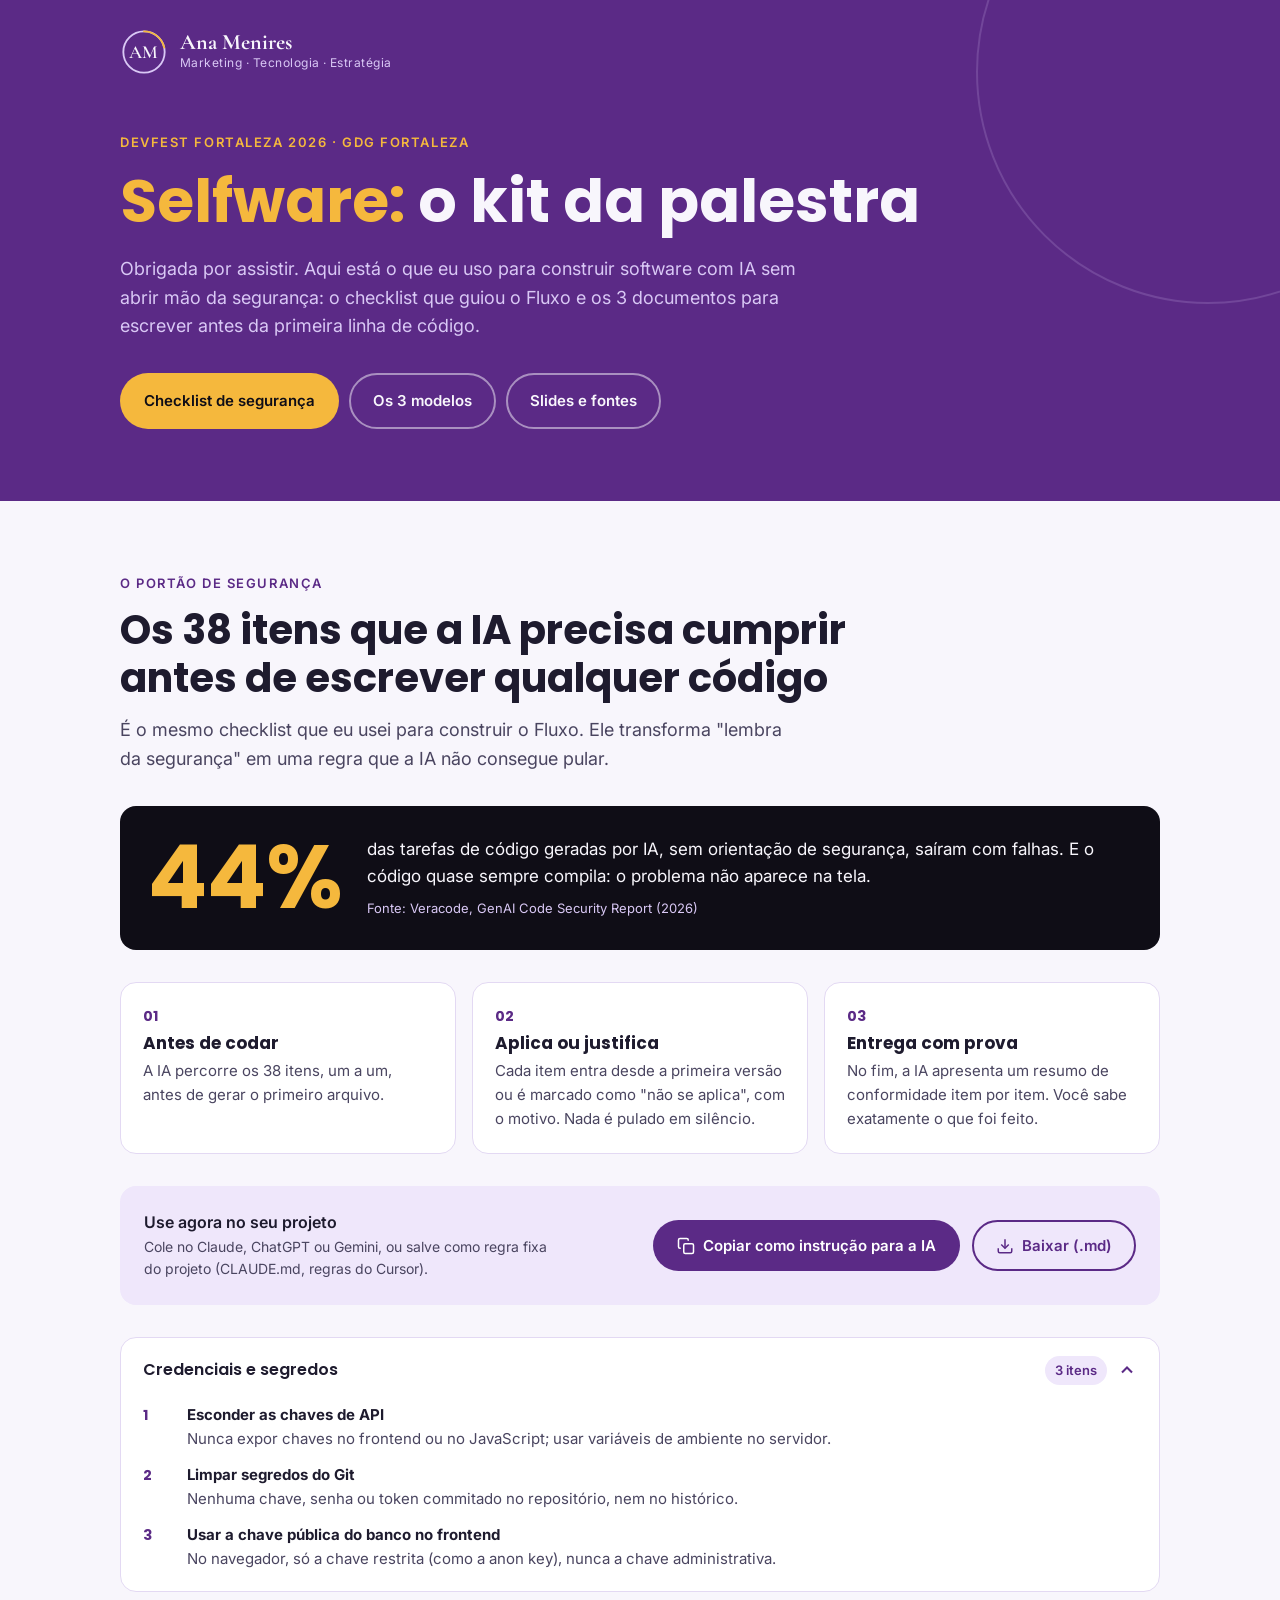
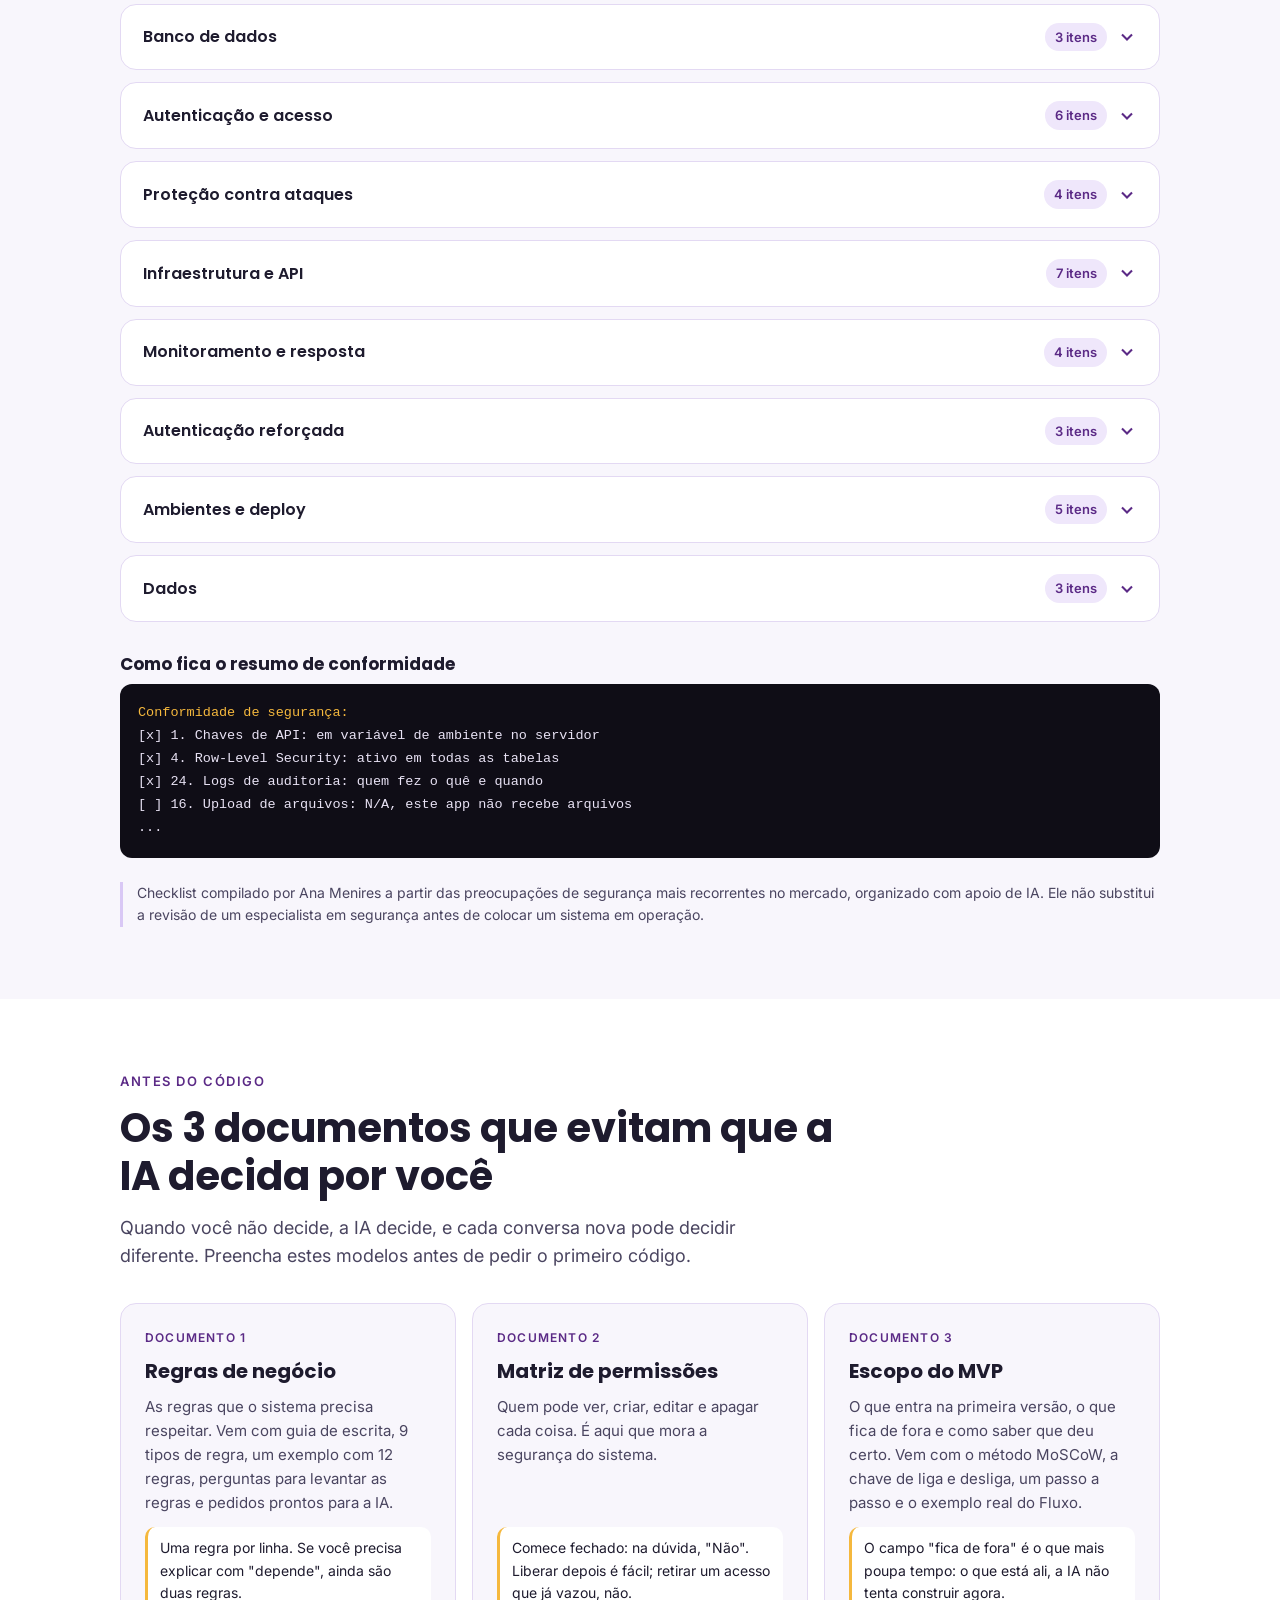
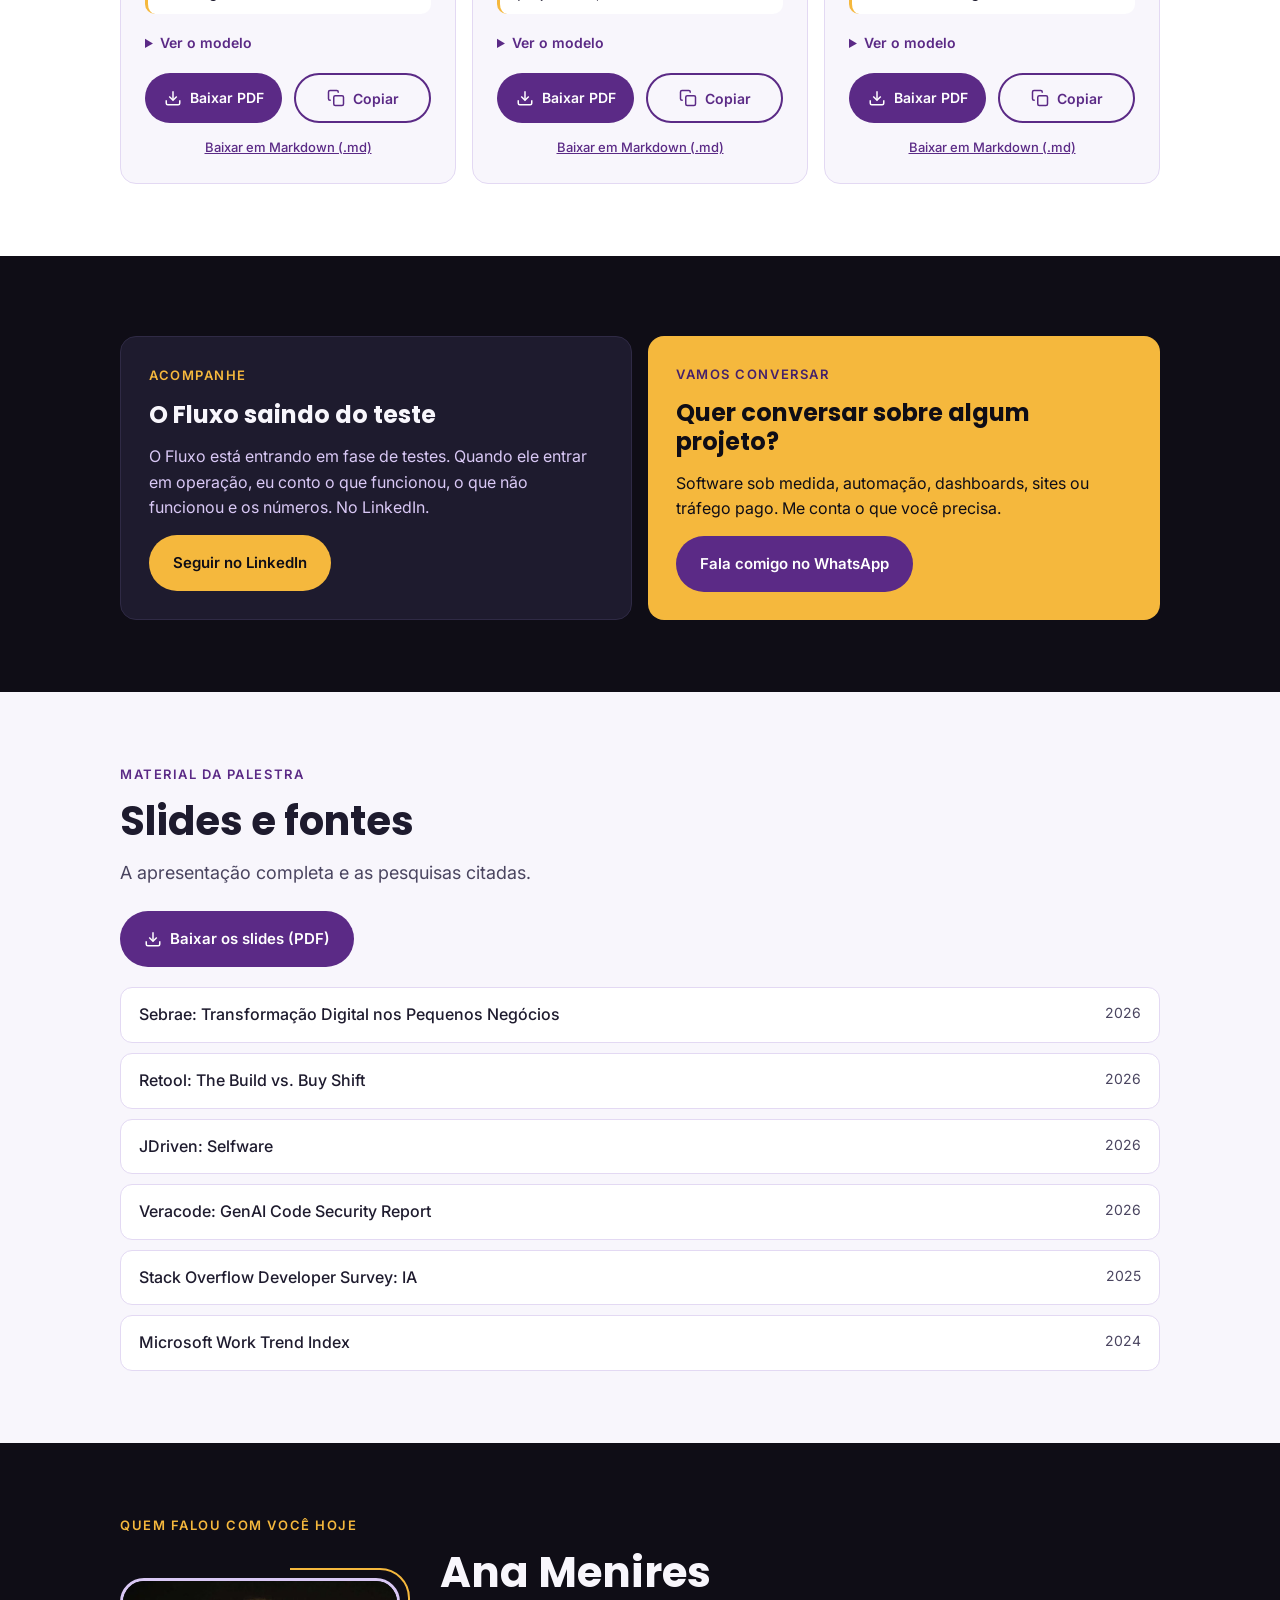
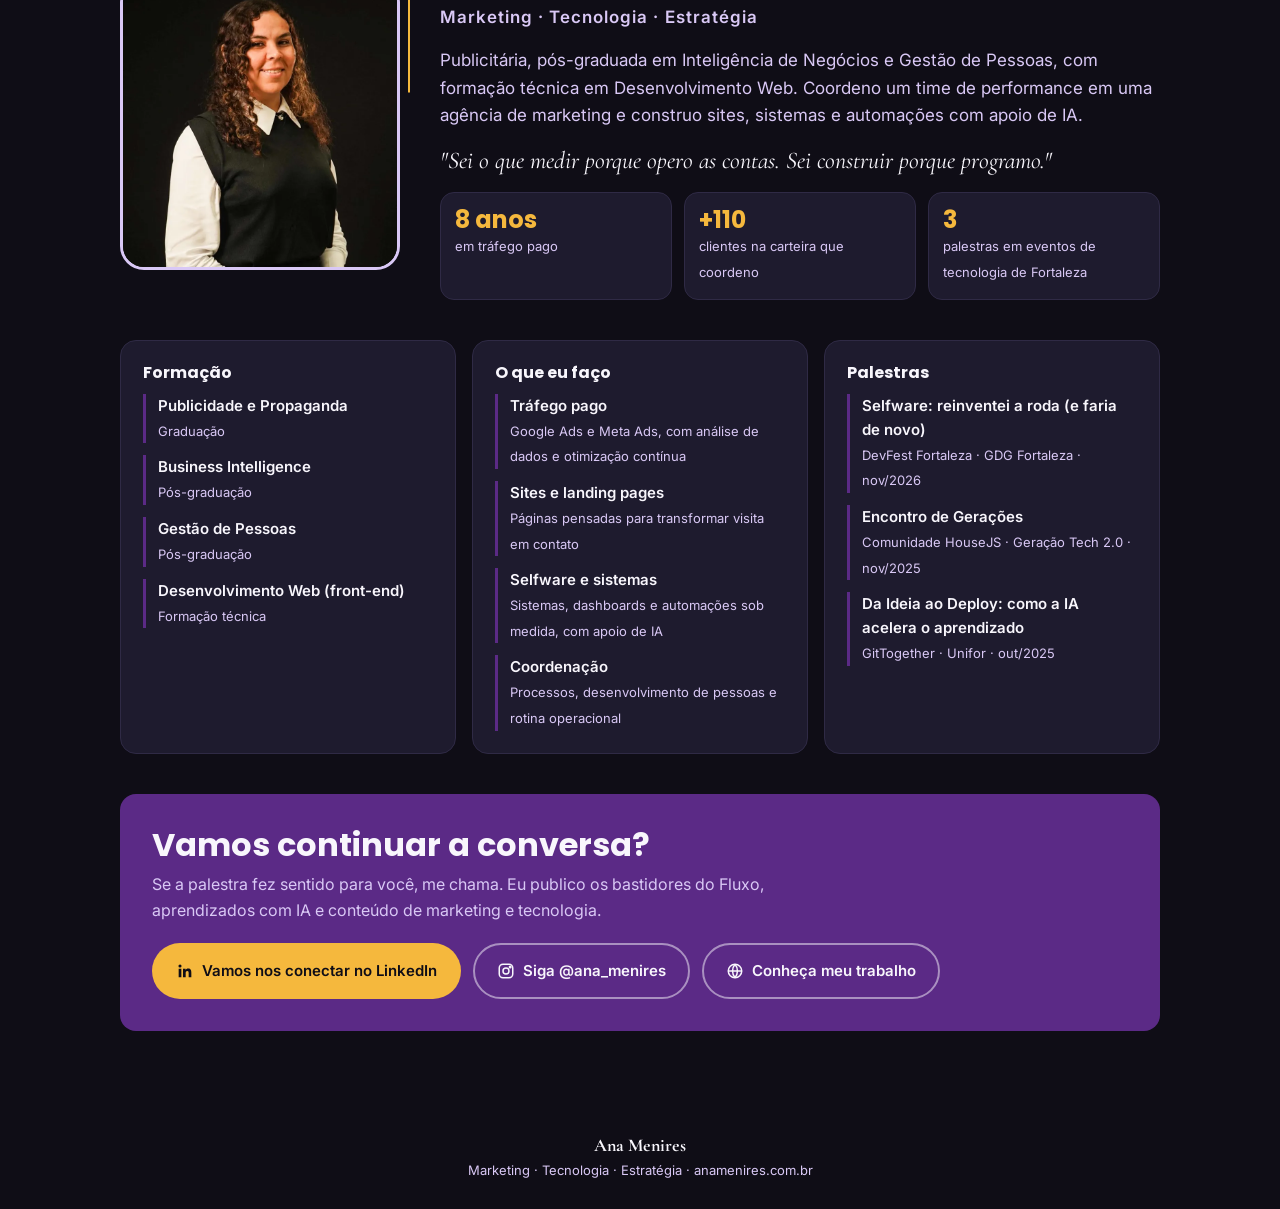
<file: evento-gdg/index.html>
<!DOCTYPE html>
<html lang="pt-BR">
<head>
<meta charset="utf-8">
<!-- Google Tag Manager -->
<script>(function(w,d,s,l,i){w[l]=w[l]||[];w[l].push({'gtm.start':
new Date().getTime(),event:'gtm.js'});var f=d.getElementsByTagName(s)[0],
j=d.createElement(s),dl=l!='dataLayer'?'&l='+l:'';j.async=true;j.src=
'https://www.googletagmanager.com/gtm.js?id='+i+dl;f.parentNode.insertBefore(j,f);
})(window,document,'script','dataLayer','GTM-NJSTGJQS');</script>
<!-- End Google Tag Manager -->
<meta name="viewport" content="width=device-width, initial-scale=1">
<title>Selfware: o kit da palestra · Ana Menires</title>
<meta name="description" content="Material da palestra Selfware no DevFest Fortaleza 2026: checklist de segurança com 38 itens, modelos de regras de negócio, matriz de permissões e escopo do MVP.">
<meta property="og:title" content="Selfware: o kit da palestra · Ana Menires">
<meta property="og:description" content="Checklist de segurança para construir com IA e os 3 documentos para escrever antes do código.">
<link rel="preconnect" href="https://fonts.googleapis.com">
<link rel="preconnect" href="https://fonts.gstatic.com" crossorigin>
<link href="https://fonts.googleapis.com/css2?family=Cormorant+Garamond:wght@600;700&family=Inter:wght@400;500;600&family=Poppins:wght@600;700&display=swap" rel="stylesheet">
<style>
  :root{
    --roxo:#5B2A86; --roxo-esc:#45206A; --lilas:#D9C8F5; --lilas-claro:#EFE7FB;
    --ambar:#F5B83D; --preto:#0F0D16; --grafite:#1E1B2E; --off:#F8F6FC; --branco:#FFFFFF;
    --texto-sec:#4A4560; --borda:#E3D9F3;
    --raio:16px; --larg:1080px;
  }
  *{box-sizing:border-box;margin:0;padding:0}
  html{scroll-behavior:smooth}
  body{font-family:Inter,system-ui,-apple-system,sans-serif;background:var(--off);color:var(--grafite);line-height:1.6;font-size:16px;-webkit-font-smoothing:antialiased}
  h1,h2,h3{font-family:Poppins,system-ui,sans-serif;line-height:1.2;color:var(--grafite)}
  a{color:var(--roxo)}
  .wrap{max-width:var(--larg);margin:0 auto;padding:0 20px}
  section{padding:72px 0}
  .eyebrow{font-size:13px;font-weight:600;letter-spacing:.12em;text-transform:uppercase;color:var(--roxo);margin-bottom:12px}
  .lead{font-size:18px;color:var(--texto-sec);max-width:680px}
  .btn{display:inline-flex;align-items:center;justify-content:center;gap:8px;font-family:Inter,sans-serif;font-weight:600;font-size:15px;padding:14px 22px;border-radius:999px;border:2px solid transparent;cursor:pointer;text-decoration:none;transition:transform .15s ease,background .15s ease,color .15s ease;min-height:48px}
  .btn:active{transform:scale(.97)}
  .btn-ambar{background:var(--ambar);color:var(--preto)}
  .btn-ambar:hover{background:#f7c55f}
  .btn-roxo{background:var(--roxo);color:var(--branco)}
  .btn-roxo:hover{background:var(--roxo-esc)}
  .btn-linha{background:transparent;color:var(--roxo);border-color:var(--roxo)}
  .btn-linha:hover{background:var(--lilas-claro)}
  .btn-claro{background:transparent;color:var(--off);border-color:rgba(248,246,252,.5)}
  .btn-claro:hover{background:rgba(248,246,252,.1)}
  .btns{display:flex;flex-wrap:wrap;gap:12px}
  .btn svg{width:18px;height:18px;flex:none}
  :focus-visible{outline:3px solid var(--ambar);outline-offset:3px}

  /* Hero */
  .hero{background:var(--roxo);color:var(--off);padding:28px 0 72px;position:relative;overflow:hidden}
  .hero::after{content:"";position:absolute;right:-160px;top:-160px;width:460px;height:460px;border-radius:50%;border:2px solid rgba(217,200,245,.18)}
  .topo{display:flex;align-items:center;gap:12px;margin-bottom:56px}
  .topo .nome{font-family:"Cormorant Garamond",serif;font-weight:700;font-size:22px;line-height:1}
  .topo .assin{font-size:12px;color:var(--lilas);letter-spacing:.04em}
  .hero .eyebrow{color:var(--ambar)}
  .hero h1{color:var(--off);font-size:clamp(34px,7vw,60px);margin-bottom:18px;max-width:820px}
  .hero h1 span{color:var(--ambar)}
  .hero .lead{color:var(--lilas);margin-bottom:32px}
  .hero-nav{display:flex;flex-wrap:wrap;gap:10px;position:relative;z-index:1}

  /* Checklist */
  .stat{display:grid;grid-template-columns:auto 1fr;gap:24px;align-items:center;background:var(--preto);color:var(--off);border-radius:var(--raio);padding:28px;margin:32px 0}
  .stat .num{font-family:Poppins,sans-serif;font-weight:700;font-size:clamp(56px,12vw,88px);color:var(--ambar);line-height:1}
  .stat p{color:var(--off);font-size:17px}
  .stat small{display:block;color:var(--lilas);font-size:13px;margin-top:8px}
  .passos{display:grid;grid-template-columns:repeat(3,1fr);gap:16px;margin:32px 0}
  .passo{background:var(--branco);border:1px solid var(--borda);border-radius:var(--raio);padding:22px}
  .passo .n{font-family:Poppins,sans-serif;font-weight:700;color:var(--roxo);font-size:14px;margin-bottom:6px}
  .passo h3{font-size:17px;margin-bottom:6px}
  .passo p{font-size:15px;color:var(--texto-sec)}
  .acoes{background:var(--lilas-claro);border-radius:var(--raio);padding:24px;display:flex;flex-wrap:wrap;align-items:center;justify-content:space-between;gap:16px;margin:32px 0}
  .acoes p{font-weight:600;color:var(--grafite);max-width:420px}
  .acoes p span{display:block;font-weight:400;font-size:14px;color:var(--texto-sec)}
  .blocos{display:grid;gap:12px}
  details.bloco{background:var(--branco);border:1px solid var(--borda);border-radius:var(--raio);overflow:hidden}
  details.bloco summary{list-style:none;cursor:pointer;padding:18px 22px;display:flex;align-items:center;justify-content:space-between;gap:12px;font-family:Poppins,sans-serif;font-weight:600;font-size:16px}
  details.bloco summary::-webkit-details-marker{display:none}
  .badge{font-family:Inter,sans-serif;font-size:13px;font-weight:600;background:var(--lilas-claro);color:var(--roxo);padding:4px 10px;border-radius:999px;white-space:nowrap}
  .chev{width:20px;height:20px;transition:transform .2s;flex:none;color:var(--roxo)}
  details[open] .chev{transform:rotate(180deg)}
  .sum-dir{display:flex;align-items:center;gap:10px}
  details.bloco ol{padding:0 22px 20px 22px;list-style:none;display:grid;gap:12px}
  details.bloco li{display:grid;grid-template-columns:34px 1fr;gap:10px;font-size:15px}
  details.bloco li .i{font-family:Poppins,sans-serif;font-weight:700;color:var(--roxo);font-size:14px;padding-top:1px}
  details.bloco li b{display:block;color:var(--grafite)}
  details.bloco li span{color:var(--texto-sec)}
  .exemplo{margin-top:32px}
  .exemplo h3{font-size:17px;margin-bottom:10px}
  pre{background:var(--preto);color:#E8E2F4;border-radius:12px;padding:18px;overflow-x:auto;font-size:13.5px;line-height:1.7;font-family:ui-monospace,SFMono-Regular,Menlo,Consolas,monospace}
  pre .ok{color:var(--ambar)}
  .credito{font-size:14px;color:var(--texto-sec);margin-top:24px;border-left:3px solid var(--lilas);padding-left:14px}

  /* Modelos */
  .sec-branca{background:var(--branco)}
  .modelos{display:grid;grid-template-columns:repeat(3,1fr);gap:16px;margin-top:32px}
  .modelo{background:var(--off);border:1px solid var(--borda);border-radius:var(--raio);padding:24px;display:flex;flex-direction:column;gap:12px}
  .modelo .tag{font-size:12px;font-weight:600;letter-spacing:.1em;text-transform:uppercase;color:var(--roxo)}
  .modelo h3{font-size:20px}
  .modelo p{font-size:15px;color:var(--texto-sec);flex:1}
  .modelo .dica{font-size:14px;color:var(--grafite);background:var(--branco);border-radius:10px;padding:10px 12px;border-left:3px solid var(--ambar)}
  .modelo details summary{cursor:pointer;font-weight:600;color:var(--roxo);font-size:14px;padding:6px 0}
  .modelo details pre{margin-top:8px;font-size:12.5px;max-height:320px}
  .modelo .btns .btn{flex:1;padding:12px 14px;font-size:14px}
  .link-md{background:none;border:0;color:var(--roxo);font:500 13px Inter,sans-serif;text-decoration:underline;cursor:pointer;align-self:center;padding:4px}

  /* Blocos finais */
  .faixa{background:var(--preto);color:var(--off)}
  .faixa h2,.faixa-roxa h2{color:var(--off)}
  .faixa .lead{color:var(--lilas)}
  .duo{display:grid;grid-template-columns:1fr 1fr;gap:16px;margin-top:8px}
  .cartao{border-radius:var(--raio);padding:28px;display:flex;flex-direction:column;gap:14px}
  .cartao h2{font-size:24px}
  .cartao p{flex:1}
  .c-escuro{background:var(--grafite);border:1px solid #2f2a45}
  .c-escuro p{color:var(--lilas)}
  .c-ambar{background:var(--ambar);color:var(--preto)}
  .c-ambar h2{color:var(--preto)}
  .c-ambar .btn-roxo{align-self:flex-start}
  .faixa .btn{align-self:flex-start}
  .fontes{list-style:none;display:grid;gap:10px;margin-top:20px}
  .fontes li a{display:flex;justify-content:space-between;gap:12px;background:var(--branco);border:1px solid var(--borda);border-radius:12px;padding:14px 18px;text-decoration:none;color:var(--grafite);font-weight:500}
  .fontes li a:hover{border-color:var(--roxo)}
  .fontes li a span{color:var(--texto-sec);font-weight:400;font-size:14px;white-space:nowrap}
  .faixa-roxa{background:var(--roxo);color:var(--off);text-align:center}
  .faixa-roxa .lead{color:var(--lilas);margin:0 auto 28px}
  .faixa-roxa .btns{justify-content:center}
  footer{background:var(--preto);color:var(--lilas);font-size:13px;padding:28px 0;text-align:center}
  footer b{color:var(--off);font-family:"Cormorant Garamond",serif;font-size:18px}

  /* Sobre / mini currículo */
  .sobre{background:var(--preto);color:var(--off)}
  .bio{display:grid;grid-template-columns:280px 1fr;gap:40px;align-items:center;margin-top:8px}
  .bio-foto{position:relative}
  .bio-foto img{width:100%;height:auto;display:block;border-radius:24px;border:3px solid var(--lilas);aspect-ratio:800/835;object-fit:cover}
  .bio-foto::after{content:"";position:absolute;inset:-10px;border-radius:30px;border:2px solid var(--ambar);clip-path:polygon(60% 0,100% 0,100% 40%,60% 40%);pointer-events:none}
  .bio-txt h2{color:var(--off);font-size:clamp(30px,5vw,42px)}
  .bio-cargo{color:var(--ambar);font-weight:600;font-size:14px;letter-spacing:.06em;margin:6px 0 16px}
  .bio-txt>p{color:var(--lilas);font-size:17px}
  .bio-frase{font-family:"Cormorant Garamond",serif;font-size:24px!important;color:var(--off)!important;font-style:italic;margin:16px 0;line-height:1.3}
  .bio-num{display:grid;grid-template-columns:repeat(3,1fr);gap:12px;margin-top:8px}
  .bio-num div{background:var(--grafite);border:1px solid #2f2a45;border-radius:14px;padding:14px}
  .bio-num b{display:block;font-family:Poppins,sans-serif;font-size:24px;color:var(--ambar);line-height:1.1}
  .bio-num span{font-size:13px;color:var(--lilas)}
  .cv{display:grid;grid-template-columns:repeat(3,1fr);gap:16px;margin-top:40px}
  .cv-col{background:var(--grafite);border:1px solid #2f2a45;border-radius:var(--raio);padding:22px}
  .cv-col h3{color:var(--off);font-size:16px;margin-bottom:12px}
  .cv-col ul{list-style:none;display:grid;gap:12px}
  .cv-col li{border-left:3px solid var(--roxo);padding-left:12px}
  .cv-col li b{display:block;font-weight:600;font-size:15px;color:var(--off)}
  .cv-col li span{font-size:13px;color:var(--lilas)}
  .conecte{margin-top:40px;background:var(--roxo);border-radius:var(--raio);padding:32px;display:grid;gap:20px}
  .conecte h2{color:var(--off);font-size:clamp(24px,4vw,32px);margin-bottom:8px}
  .conecte p{color:var(--lilas);max-width:620px}
  @media (max-width:860px){.bio{grid-template-columns:1fr;gap:24px}.bio-foto{max-width:260px}.cv{grid-template-columns:1fr}}
  @media (max-width:520px){.bio-num{grid-template-columns:1fr}.conecte{padding:24px}}
  .toast{position:fixed;left:50%;bottom:24px;transform:translateX(-50%) translateY(20px);background:var(--preto);color:var(--off);padding:12px 20px;border-radius:999px;font-size:14px;font-weight:500;opacity:0;pointer-events:none;transition:all .25s;z-index:10;box-shadow:0 8px 24px rgba(15,13,22,.25)}
  .toast.on{opacity:1;transform:translateX(-50%) translateY(0)}

  @media (max-width:860px){
    .passos,.modelos,.duo{grid-template-columns:1fr}
    section{padding:56px 0}
  }
  @media (max-width:520px){
    .stat{grid-template-columns:1fr;gap:8px;padding:22px}
    .btns .btn,.acoes .btn{width:100%}
    .acoes .btns{width:100%}
    .fontes li a{flex-direction:column;gap:2px}
    .hero-nav .btn{flex:1 1 calc(50% - 10px)}
  }
  @media (prefers-reduced-motion:reduce){html{scroll-behavior:auto}*{transition:none!important}}
</style>
<script src="/assets/js/analytics.js"></script>
</head>
<body>
<!-- Google Tag Manager (noscript) -->
<noscript><iframe src="https://www.googletagmanager.com/ns.html?id=GTM-NJSTGJQS"
height="0" width="0" style="display:none;visibility:hidden"></iframe></noscript>
<!-- End Google Tag Manager (noscript) -->

<header class="hero">
  <div class="wrap">
    <div class="topo">
      <svg width="48" height="48" viewBox="0 0 260 260" role="img" aria-label="Logo Ana Menires"><circle cx="130" cy="130" r="112" fill="none" stroke="#D9C8F5" stroke-width="10"/><circle cx="130" cy="130" r="112" fill="none" stroke="#F5B83D" stroke-width="10" stroke-linecap="round" stroke-dasharray="150 554" transform="rotate(-90 130 130)"/><text x="130" y="162" text-anchor="middle" font-family="Cormorant Garamond, Georgia, serif" font-size="100" font-weight="600" letter-spacing="2" fill="#F8F6FC">AM</text></svg>
      <div>
        <div class="nome">Ana Menires</div>
        <div class="assin">Marketing · Tecnologia · Estratégia</div>
      </div>
    </div>
    <p class="eyebrow">DevFest Fortaleza 2026 · GDG Fortaleza</p>
    <h1><span>Selfware:</span> o kit da palestra</h1>
    <p class="lead">Obrigada por assistir. Aqui está o que eu uso para construir software com IA sem abrir mão da segurança: o checklist que guiou o Fluxo e os 3 documentos para escrever antes da primeira linha de código.</p>
    <nav class="hero-nav" aria-label="Seções da página">
      <a class="btn btn-ambar" href="#checklist">Checklist de segurança</a>
      <a class="btn btn-claro" href="#modelos">Os 3 modelos</a>
      <a class="btn btn-claro" href="#slides">Slides e fontes</a>
    </nav>
  </div>
</header>

<main>
  <section id="checklist">
    <div class="wrap">
      <p class="eyebrow">O portão de segurança</p>
      <h2 style="font-size:clamp(28px,5vw,40px);margin-bottom:14px;max-width:760px">Os 38 itens que a IA precisa cumprir antes de escrever qualquer código</h2>
      <p class="lead">É o mesmo checklist que eu usei para construir o Fluxo. Ele transforma "lembra da segurança" em uma regra que a IA não consegue pular.</p>

      <div class="stat">
        <div class="num">44%</div>
        <p>das tarefas de código geradas por IA, sem orientação de segurança, saíram com falhas. E o código quase sempre compila: o problema não aparece na tela.
          <small>Fonte: Veracode, GenAI Code Security Report (2026)</small></p>
      </div>

      <div class="passos">
        <div class="passo"><div class="n">01</div><h3>Antes de codar</h3><p>A IA percorre os 38 itens, um a um, antes de gerar o primeiro arquivo.</p></div>
        <div class="passo"><div class="n">02</div><h3>Aplica ou justifica</h3><p>Cada item entra desde a primeira versão ou é marcado como "não se aplica", com o motivo. Nada é pulado em silêncio.</p></div>
        <div class="passo"><div class="n">03</div><h3>Entrega com prova</h3><p>No fim, a IA apresenta um resumo de conformidade item por item. Você sabe exatamente o que foi feito.</p></div>
      </div>

      <div class="acoes">
        <p>Use agora no seu projeto<span>Cole no Claude, ChatGPT ou Gemini, ou salve como regra fixa do projeto (CLAUDE.md, regras do Cursor).</span></p>
        <div class="btns">
          <button class="btn btn-roxo" type="button" data-acao="copiar-checklist">
            <svg viewBox="0 0 24 24" fill="none" stroke="currentColor" stroke-width="2" aria-hidden="true"><rect x="9" y="9" width="13" height="13" rx="2"/><path d="M5 15H4a2 2 0 0 1-2-2V4a2 2 0 0 1 2-2h9a2 2 0 0 1 2 2v1"/></svg>
            Copiar como instrução para a IA</button>
          <button class="btn btn-linha" type="button" data-acao="baixar-checklist">
            <svg viewBox="0 0 24 24" fill="none" stroke="currentColor" stroke-width="2" aria-hidden="true"><path d="M21 15v4a2 2 0 0 1-2 2H5a2 2 0 0 1-2-2v-4"/><path d="M7 10l5 5 5-5"/><path d="M12 15V3"/></svg>
            Baixar (.md)</button>
        </div>
      </div>

      <div class="blocos" id="blocos"></div>

      <div class="exemplo">
        <h3>Como fica o resumo de conformidade</h3>
<pre><span class="ok">Conformidade de segurança:</span>
[x] 1. Chaves de API: em variável de ambiente no servidor
[x] 4. Row-Level Security: ativo em todas as tabelas
[x] 24. Logs de auditoria: quem fez o quê e quando
[ ] 16. Upload de arquivos: N/A, este app não recebe arquivos
...</pre>
      </div>

      <p class="credito">Checklist compilado por Ana Menires a partir das preocupações de segurança mais recorrentes no mercado, organizado com apoio de IA. Ele não substitui a revisão de um especialista em segurança antes de colocar um sistema em operação.</p>
    </div>
  </section>

  <section id="modelos" class="sec-branca">
    <div class="wrap">
      <p class="eyebrow">Antes do código</p>
      <h2 style="font-size:clamp(28px,5vw,40px);margin-bottom:14px;max-width:760px">Os 3 documentos que evitam que a IA decida por você</h2>
      <p class="lead">Quando você não decide, a IA decide, e cada conversa nova pode decidir diferente. Preencha estes modelos antes de pedir o primeiro código.</p>
      <div class="modelos" id="modelos-lista"></div>
    </div>
  </section>

  <section class="faixa">
    <div class="wrap">
      <div class="duo">
        <div class="cartao c-escuro">
          <p class="eyebrow" style="color:var(--ambar);margin:0">Acompanhe</p>
          <h2>O Fluxo saindo do teste</h2>
          <p>O Fluxo está entrando em fase de testes. Quando ele entrar em operação, eu conto o que funcionou, o que não funcionou e os números. No LinkedIn.</p>
          <a class="btn btn-ambar" href="https://www.linkedin.com/in/anamenires-mktdigital" target="_blank" rel="noopener">Seguir no LinkedIn</a>
        </div>
        <div class="cartao c-ambar">
          <p class="eyebrow" style="color:var(--roxo-esc);margin:0">Vamos conversar</p>
          <h2>Quer conversar sobre algum projeto?</h2>
          <p>Software sob medida, automação, dashboards, sites ou tráfego pago. Me conta o que você precisa.</p>
          <a class="btn btn-roxo" href="https://wa.me/5585998559462?text=Oi%20Ana!%20Vi%20sua%20palestra%20no%20DevFest%20Fortaleza%20e%20quero%20conversar%20sobre%20um%20projeto." target="_blank" rel="noopener">Fala comigo no WhatsApp</a>
        </div>
      </div>
    </div>
  </section>

  <section id="slides">
    <div class="wrap">
      <p class="eyebrow">Material da palestra</p>
      <h2 style="font-size:clamp(28px,5vw,40px);margin-bottom:14px">Slides e fontes</h2>
      <p class="lead">A apresentação completa e as pesquisas citadas.</p>
      <div class="btns" style="margin-top:24px">
        <a class="btn btn-roxo" href="/evento-gdg/slides-selfware-ana-menires.pdf" download>
          <svg viewBox="0 0 24 24" fill="none" stroke="currentColor" stroke-width="2" aria-hidden="true"><path d="M21 15v4a2 2 0 0 1-2 2H5a2 2 0 0 1-2-2v-4"/><path d="M7 10l5 5 5-5"/><path d="M12 15V3"/></svg>
          Baixar os slides (PDF)</a>
      </div>
      <ul class="fontes">
        <li><a href="https://agenciasebrae.com.br/dados/pequenos-negocios-do-brasil-usam-mais-ia-que-os-norte-americanos-aponta-sebrae/" target="_blank" rel="noopener">Sebrae: Transformação Digital nos Pequenos Negócios <span>2026</span></a></li>
        <li><a href="https://www.businesswire.com/news/home/20260217548274/en/Retools-2026-Build-vs.-Buy-Report-Reveals-35-of-Enterprises-Have-Already-Replaced-SaaS-With-Custom-Software" target="_blank" rel="noopener">Retool: The Build vs. Buy Shift <span>2026</span></a></li>
        <li><a href="https://jdriven.com/blog/2026/07/Selfware" target="_blank" rel="noopener">JDriven: Selfware <span>2026</span></a></li>
        <li><a href="https://sdtimes.com/agentic-security/veracode-finds-ai-generated-code-security-has-barely-improved-since-last-year/" target="_blank" rel="noopener">Veracode: GenAI Code Security Report <span>2026</span></a></li>
        <li><a href="https://survey.stackoverflow.co/2025/ai" target="_blank" rel="noopener">Stack Overflow Developer Survey: IA <span>2025</span></a></li>
        <li><a href="https://ctomagazine.com/microsoft-work-trend-index/" target="_blank" rel="noopener">Microsoft Work Trend Index <span>2024</span></a></li>
      </ul>
    </div>
  </section>

  <section class="sobre" id="sobre">
    <div class="wrap">
      <p class="eyebrow" style="color:var(--ambar)">Quem falou com você hoje</p>
      <div class="bio">
        <div class="bio-foto">
          <img src="/assets/img/ana.webp" alt="Ana Menires sorrindo, de camisa branca e colete preto" width="800" height="835" loading="lazy" decoding="async">
        </div>
        <div class="bio-txt">
          <h2>Ana Menires</h2>
          <p class="bio-cargo">Marketing · Tecnologia · Estratégia</p>
          <p>Publicitária, pós-graduada em Inteligência de Negócios e Gestão de Pessoas, com formação técnica em Desenvolvimento Web. Coordeno um time de performance em uma agência de marketing e construo sites, sistemas e automações com apoio de IA.</p>
          <p class="bio-frase">"Sei o que medir porque opero as contas. Sei construir porque programo."</p>
          <div class="bio-num">
            <div><b>8 anos</b><span>em tráfego pago</span></div>
            <div><b>+110</b><span>clientes na carteira que coordeno</span></div>
            <div><b>3</b><span>palestras em eventos de tecnologia de Fortaleza</span></div>
          </div>
        </div>
      </div>

      <div class="cv">
        <div class="cv-col">
          <h3>Formação</h3>
          <ul>
            <li><b>Publicidade e Propaganda</b><span>Graduação</span></li>
            <li><b>Business Intelligence</b><span>Pós-graduação</span></li>
            <li><b>Gestão de Pessoas</b><span>Pós-graduação</span></li>
            <li><b>Desenvolvimento Web (front-end)</b><span>Formação técnica</span></li>
          </ul>
        </div>
        <div class="cv-col">
          <h3>O que eu faço</h3>
          <ul>
            <li><b>Tráfego pago</b><span>Google Ads e Meta Ads, com análise de dados e otimização contínua</span></li>
            <li><b>Sites e landing pages</b><span>Páginas pensadas para transformar visita em contato</span></li>
            <li><b>Selfware e sistemas</b><span>Sistemas, dashboards e automações sob medida, com apoio de IA</span></li>
            <li><b>Coordenação</b><span>Processos, desenvolvimento de pessoas e rotina operacional</span></li>
          </ul>
        </div>
        <div class="cv-col">
          <h3>Palestras</h3>
          <ul>
            <li><b>Selfware: reinventei a roda (e faria de novo)</b><span>DevFest Fortaleza · GDG Fortaleza · nov/2026</span></li>
            <li><b>Encontro de Gerações</b><span>Comunidade HouseJS · Geração Tech 2.0 · nov/2025</span></li>
            <li><b>Da Ideia ao Deploy: como a IA acelera o aprendizado</b><span>GitTogether · Unifor · out/2025</span></li>
          </ul>
        </div>
      </div>

      <div class="conecte">
        <div>
          <h2>Vamos continuar a conversa?</h2>
          <p>Se a palestra fez sentido para você, me chama. Eu publico os bastidores do Fluxo, aprendizados com IA e conteúdo de marketing e tecnologia.</p>
        </div>
        <div class="btns">
          <a class="btn btn-ambar" href="https://www.linkedin.com/in/anamenires-mktdigital" target="_blank" rel="noopener"><svg viewBox="0 0 24 24" fill="currentColor" aria-hidden="true"><path d="M20.45 20.45h-3.56v-5.57c0-1.33-.02-3.04-1.85-3.04-1.85 0-2.14 1.45-2.14 2.94v5.67H9.35V9h3.41v1.56h.05c.48-.9 1.64-1.85 3.37-1.85 3.6 0 4.27 2.37 4.27 5.46v6.28zM5.34 7.43a2.06 2.06 0 1 1 0-4.13 2.06 2.06 0 0 1 0 4.13zM7.12 20.45H3.56V9h3.56v11.45z"/></svg>Vamos nos conectar no LinkedIn</a>
          <a class="btn btn-claro" href="https://www.instagram.com/ana_menires" target="_blank" rel="noopener"><svg viewBox="0 0 24 24" fill="none" stroke="currentColor" stroke-width="2" aria-hidden="true"><rect x="3" y="3" width="18" height="18" rx="5"/><circle cx="12" cy="12" r="4"/><circle cx="17.5" cy="6.5" r="1" fill="currentColor"/></svg>Siga @ana_menires</a>
          <a class="btn btn-claro" href="https://anamenires.com.br" ><svg viewBox="0 0 24 24" fill="none" stroke="currentColor" stroke-width="2" aria-hidden="true"><circle cx="12" cy="12" r="9"/><path d="M3 12h18M12 3a14 14 0 0 1 0 18M12 3a14 14 0 0 0 0 18"/></svg>Conheça meu trabalho</a>
        </div>
      </div>
    </div>
  </section>
</main>

<footer>
  <div class="wrap"><b>Ana Menires</b><br>Marketing · Tecnologia · Estratégia · anamenires.com.br</div>
</footer>

<div class="toast" id="toast" role="status" aria-live="polite"></div>

<script>
const BLOCOS = [
  {t:"Credenciais e segredos", itens:[
    ["Esconder as chaves de API","Nunca expor chaves no frontend ou no JavaScript; usar variáveis de ambiente no servidor."],
    ["Limpar segredos do Git","Nenhuma chave, senha ou token commitado no repositório, nem no histórico."],
    ["Usar a chave pública do banco no frontend","No navegador, só a chave restrita (como a anon key), nunca a chave administrativa."]]},
  {t:"Banco de dados", itens:[
    ["Ativar Row-Level Security (RLS)","Cada usuário só acessa as linhas que lhe pertencem, garantido no próprio banco."],
    ["Criptografar dados sensíveis","CPF, dados de pagamento e afins nunca em texto puro."],
    ["Parametrizar as queries","Nunca concatenar strings para montar SQL; usar queries parametrizadas ou ORM."]]},
  {t:"Autenticação e acesso", itens:[
    ["Forçar autenticação no servidor","Toda validação sensível é checada no backend, nunca só no frontend."],
    ["Travar acesso aos registros","Cada endpoint verifica se o usuário tem permissão sobre aquele recurso."],
    ["Bloquear adulteração de campos","O backend não confia em role, preço ou saldo enviados pelo cliente."],
    ["Proteger cookies de sessão","Usar as flags HttpOnly, Secure e SameSite."],
    ["Fazer hash das senhas","Nunca salvar senha em texto puro; usar bcrypt ou argon2."],
    ["Limitar tentativas de login","Bloquear ou atrasar depois de várias tentativas falhas."]]},
  {t:"Proteção contra ataques", itens:[
    ["Proteção contra bots","Captcha ou honeypot em formulários públicos de cadastro, login e contato."],
    ["Validar toda entrada de dados","Validação no frontend e, obrigatoriamente, no backend."],
    ["Escapar conteúdo do usuário","Nunca renderizar HTML ou JS vindo do usuário sem escapar (evita XSS)."],
    ["Restringir upload de arquivos","Validar o tipo real e o tamanho, e nunca usar o nome original do arquivo."]]},
  {t:"Infraestrutura e API", itens:[
    ["Enxugar as respostas da API","Nunca devolver senha, hash, tokens internos ou dados de outros usuários."],
    ["Adicionar cabeçalhos de segurança","CSP, X-Frame-Options, X-Content-Type-Options e HSTS."],
    ["Forçar HTTPS","Redirecionar HTTP para HTTPS e usar HSTS."],
    ["Escanear as dependências","Rodar npm audit ou Dependabot antes de publicar."],
    ["Configurar CORS corretamente","Nunca liberar * em produção; listar as origens permitidas."],
    ["Proteção contra CSRF","Token CSRF em ações sensíveis quando a autenticação usa cookies."],
    ["Rate limit geral na API","Não só no login: aplicar também aos endpoints públicos."]]},
  {t:"Monitoramento e resposta", itens:[
    ["Logs de auditoria","Quem fez o quê e quando, sem registrar dados sensíveis."],
    ["Alertas de atividade suspeita","Sinalizar muitos logins falhos e acessos fora do padrão."],
    ["Plano básico de resposta a incidentes","Passos definidos para um vazamento: revogar chaves e avisar os afetados."],
    ["Testes de segurança automatizados","Escanear o código (SAST/DAST) antes do deploy, quando houver pipeline."]]},
  {t:"Autenticação reforçada", itens:[
    ["Autenticação em dois fatores","Oferecer 2FA, principalmente para contas administrativas."],
    ["Expiração de sessão por inatividade","Encerrar sessões paradas por muito tempo."],
    ["Invalidar sessões antigas","Derrubar as outras sessões quando a senha é trocada."]]},
  {t:"Ambientes e deploy", itens:[
    ["Separar dev, staging e produção","Nunca testar com dados reais de cliente."],
    ["Rotacionar chaves e segredos","Trocar chaves periodicamente."],
    ["Menor privilégio","Cada chave ou serviço só com o acesso mínimo necessário."],
    ["Segurança por padrão","Toda função nova nasce restrita; o acesso é liberado depois, de forma explícita."],
    ["Isolamento entre clientes","Em sistemas com várias empresas, os dados de uma nunca vazam para outra."]]},
  {t:"Dados", itens:[
    ["Backup regular e testado","Backup automático e restauração testada de tempos em tempos."],
    ["Retenção e exclusão de dados","Política alinhada à LGPD, com processo para excluir dados a pedido do titular."],
    ["Não expor erros detalhados","Mensagem genérica para o usuário; detalhes só nos logs internos."]]}
];

const chev = '<svg class="chev" viewBox="0 0 24 24" fill="none" stroke="currentColor" stroke-width="2.5" aria-hidden="true"><path d="M6 9l6 6 6-6"/></svg>';
let n = 0;
document.getElementById('blocos').innerHTML = BLOCOS.map((b, bi) => {
  const lis = b.itens.map(([t, d]) => { n++; return `<li><span class="i">${n}</span><div><b>${t}</b><span>${d}</span></div></li>`; }).join('');
  return `<details class="bloco"${bi === 0 ? ' open' : ''}><summary>${b.t}<span class="sum-dir"><span class="badge">${b.itens.length} itens</span>${chev}</span></summary><ol>${lis}</ol></details>`;
}).join('');

function textoChecklist() {
  let i = 0;
  const lista = BLOCOS.map(b => `### ${b.t}\n` + b.itens.map(([t, d]) => `${++i}. **${t}**: ${d}`).join('\n')).join('\n\n');
  return `# Checklist de segurança: pré-requisito obrigatório antes de codar

Use este checklist sempre que eu pedir para criar, desenvolver ou modificar significativamente um app, sistema, site com backend, API, dashboard, formulário com dados de usuário, painel administrativo ou qualquer aplicação que armazene ou processe dados, mesmo que eu não mencione segurança.

## Processo obrigatório (nesta ordem)

1. Antes de escrever qualquer código, percorra os 38 itens abaixo, um a um.
2. Para cada item, decida explicitamente:
   - Aplica-se: implemente desde a primeira versão, nunca como "melhoria futura".
   - Não se aplica: só com uma justificativa curta e concreta. Nunca omita um item em silêncio.
3. Antes do primeiro arquivo de código, me mostre um resumo: quais medidas entram desde o início e quais ficaram como "não se aplica", e por quê.
4. Escreva o código já com as medidas aplicáveis. Não gere uma versão insegura "para simplificar" prometendo proteger depois.
5. No fim da entrega, apresente o resumo de conformidade cobrindo os 38 itens, no formato:
   [x] 1. Chaves de API: em variável de ambiente no servidor
   [ ] 16. Upload de arquivos: N/A, este app não recebe arquivos
6. Se eu pedir para pular alguma etapa de segurança para ir mais rápido, me alerte do risco antes de seguir.

## Os 38 itens

${lista}

---
Checklist compilado por Ana Menires a partir das preocupações de segurança mais recorrentes no mercado, organizado com apoio de IA. Não substitui a revisão de um especialista em segurança.
Palestra "Selfware: reinventei a roda (e faria de novo)", DevFest Fortaleza 2026 · anamenires.com.br
`;
}

const MODELOS = [
  {tag:"Documento 1", t:"Regras de negócio", d:"As regras que o sistema precisa respeitar. Vem com guia de escrita, 9 tipos de regra, um exemplo com 12 regras, perguntas para levantar as regras e pedidos prontos para a IA.",
   dica:"Uma regra por linha. Se você precisa explicar com \"depende\", ainda são duas regras.", arq:"regras-de-negocio.md", pdf:"/evento-gdg/modelo-regras-de-negocio.pdf",
   md:`# Regras de negócio: [nome do sistema]

> As regras que o sistema precisa respeitar, numeradas. Este documento transforma o jeito como a sua empresa funciona em algo que a IA consegue seguir sem chutar.

## 1. O que é (e o que não é) uma regra de negócio

Uma regra de negócio descreve **como a empresa funciona**, independente de tecnologia. Ela continuaria valendo se o sistema fosse uma planilha ou um caderno.

| É regra de negócio | Não é regra de negócio |
| --- | --- |
| "Só o gestor aprova orçamentos acima de R$ 5.000." | "O botão de aprovar fica verde." (é design) |
| "Todo pedido precisa ter um cliente vinculado." | "Usar Supabase como banco." (é decisão técnica) |
| "Um contrato de 20 horas não pode passar de 20 horas sem aviso." | "A tela de cliente tem três abas." (é funcionalidade) |

**Por que isso importa com IA:** se a regra não está escrita, a IA inventa uma. E cada conversa nova pode inventar uma diferente.

## 2. Como escrever uma boa regra

**Fórmula:** **[Quem]** + **[pode / deve / não pode]** + **[fazer o quê]** + **[em qual condição]**.

> Exemplo: "O **atendimento** **deve** **registrar o motivo** **sempre que pedir ajuste em uma entrega**."

Uma boa regra é:

- **Única:** uma regra por linha. Se você precisa de "e" ou "depende", provavelmente são duas.
- **Verificável:** dá para testar se o sistema cumpre ou não.
- **Sem tecnologia:** fala do negócio, não de tela, banco ou código.
- **Com motivo:** o "por quê" evita que alguém (ou a IA) remova a regra sem entender.
- **Com exceções explícitas:** se existe exceção, ela fica escrita na mesma linha.

## 3. Tipos de regra (use como lista para não esquecer nenhuma área)

| Tipo | Pergunta que ela responde | Exemplo |
| --- | --- | --- |
| Acesso | Quem pode entrar e o que cada um vê? | Novos usuários só entram após aprovação do dono. |
| Validação | O que é obrigatório para algo existir? | Todo pedido precisa de setor de destino. |
| Fluxo e status | Por quais etapas algo passa e quem move? | Um pedido só vai para "Concluído" depois da revisão. |
| Cálculo | Como um número é calculado? | Horas consumidas = soma do tempo cronometrado nas tarefas do cliente. |
| Prazo e tempo | O que acontece com o passar do tempo? | Cronômetro esquecido é encerrado após 10 horas. |
| Limites | Qual é o máximo ou o mínimo permitido? | Contrato de horas avisa ao atingir 80% do total. |
| Notificação | Quem é avisado e quando? | O responsável é avisado quando o prazo vence amanhã. |
| Exclusão e retenção | O que pode ser apagado e se tem volta? | Itens excluídos ficam 30 dias na lixeira. |
| Auditoria | O que precisa ficar registrado? | Toda mudança de permissão fica no histórico. |

## 4. Modelo para preencher

| Nº | Tipo | Regra | Por quê | Exceções | Como testar | Dono da regra |
| --- | --- | --- | --- | --- | --- | --- |
| RN01 | [Acesso] | [Quem + pode/deve/não pode + o quê + condição] | [Motivo] | [Nenhuma / quais] | [Como verificar que funciona] | [Quem decide] |
| RN02 | [Validação] | | | | | |
| RN03 | [Fluxo] | | | | | |
| RN04 | [Cálculo] | | | | | |
| RN05 | [Prazo] | | | | | |
| RN06 | [Limite] | | | | | |
| RN07 | [Notificação] | | | | | |
| RN08 | [Exclusão] | | | | | |

## 5. Exemplo preenchido

**Empresa fictícia:** Estúdio Norte, prestadora de serviços de design e marketing com contratos de horas mensais.

| Nº | Tipo | Regra | Por quê | Exceções | Como testar |
| --- | --- | --- | --- | --- | --- |
| RN01 | Acesso | Qualquer pessoa pode pedir uma conta, mas só entra depois que o dono aprova. | Evitar acesso de quem não é da equipe. | Nenhuma. | Criar conta nova e confirmar que ela não vê nada antes da aprovação. |
| RN02 | Acesso | Membros veem todos os clientes, mas só editam os clientes em que são responsáveis. | Todos precisam consultar; poucos precisam alterar. | Administradores editam todos. | Entrar como membro e tentar editar um cliente de outra pessoa. |
| RN03 | Validação | Todo pedido precisa de cliente e setor de destino. Sem eles, não salva. | Nenhum pedido fica sem dono. | Nenhuma. | Tentar salvar pedido sem setor. |
| RN04 | Fluxo | O pedido segue: Novo, Em andamento, Revisão, Concluído. Só quem abriu ou um administrador conclui. | Garantir que alguém confere a entrega. | Nenhuma. | Tentar concluir pedido como membro que não abriu. |
| RN05 | Fluxo | Pedir ajuste na revisão exige escrever o motivo e devolve o pedido para "Em andamento". | Evitar ajustes sem contexto. | Nenhuma. | Pedir ajuste sem motivo e confirmar o bloqueio. |
| RN06 | Prazo e tempo | Cada pessoa cronometra o próprio tempo em cada tarefa. | Saber quanto cada cliente consome do contrato. | Nenhuma. | Cronometrar em duas contas e conferir que os tempos não se misturam. |
| RN07 | Prazo e tempo | Cronômetro aberto por mais de 10 horas é encerrado sozinho. | Evitar horas fantasmas no contrato. | Nenhuma. | Simular cronômetro de 10 horas. |
| RN08 | Cálculo | Horas consumidas do cliente = soma do tempo cronometrado nas tarefas dele no mês. | Comparar com as horas contratadas. | Tarefas internas não contam. | Somar manualmente e comparar com o sistema. |
| RN09 | Limite | Ao atingir 80% das horas contratadas no mês, o gestor é avisado. | Agir antes de estourar o contrato. | Clientes sem contrato de horas. | Lançar horas até 80% e conferir o aviso. |
| RN10 | Notificação | O responsável é avisado um dia antes do prazo de cada tarefa. | Reduzir atrasos. | Tarefas sem prazo. | Criar tarefa com prazo para amanhã. |
| RN11 | Exclusão | Itens excluídos ficam 30 dias na lixeira. Só o dono apaga de vez. | Nada some por engano. | Nenhuma. | Excluir, restaurar e conferir que nada se perdeu. |
| RN12 | Auditoria | Toda mudança de permissão de usuário fica registrada com quem fez e quando. Ninguém apaga esse registro. | Rastrear acessos indevidos. | Nenhuma. | Mudar uma permissão e conferir o registro. |

## 6. Perguntas para descobrir as regras

Faça estas perguntas para quem vive o processo (gestor, atendimento, equipe):

1. Quem pode fazer cada coisa hoje? E quem **não pode**?
2. O que acontece quando alguém esquece um passo?
3. Quais informações são obrigatórias para começar um trabalho?
4. Por quais etapas um pedido passa até ficar pronto? Quem move entre elas?
5. Quais números a gestão acompanha? Como cada um é calculado?
6. Existe algum limite (horas, valores, quantidade) que não pode ser ultrapassado?
7. Quem precisa ser avisado, e quando?
8. O que pode ser apagado? Pode ser recuperado depois?
9. Que erro já aconteceu e não pode se repetir?
10. Quais são as exceções que "todo mundo sabe", mas ninguém escreveu?

## 7. Erros comuns

| Erro | Exemplo | Como corrigir |
| --- | --- | --- |
| Regra vaga | "O sistema deve ser seguro." | Dizer quem pode o quê: "Só administradores exportam dados." |
| Duas regras em uma | "O membro cria e aprova pedidos, menos os grandes." | Separar em RN para criar, RN para aprovar e RN para a exceção. |
| Regra técnica | "Usar tabela de pedidos com chave estrangeira." | Dizer o negócio: "Todo pedido pertence a um cliente." |
| Exceção escondida | A regra vale "sempre", mas o dono pula quando quer. | Escrever a exceção na coluna própria. |
| Sem motivo | Ninguém lembra por que a regra existe. | Preencher o "Por quê", mesmo que curto. |

## 8. Pedidos prontos para a IA

**Para escrever as regras com você:**
> "Vou criar um sistema para [descreva em 2 frases]. Me entreviste, uma pergunta por vez, para levantar as regras de negócio usando os tipos: acesso, validação, fluxo, cálculo, prazo, limites, notificação, exclusão e auditoria. Se eu não souber, me dê 2 opções. Não invente regras. No fim, me entregue a tabela com Nº, Tipo, Regra, Por quê, Exceções e Como testar."

**Para revisar antes de codar:**
> "Leia estas regras de negócio e me aponte: regras vagas, regras com duas ideias, contradições entre elas, exceções que parecem faltar e áreas sem nenhuma regra. Não escreva código ainda."

**Para transformar em testes:**
> "Para cada regra, escreva critérios de aceite no formato: Dado [situação], quando [ação], então [resultado esperado]."

## 9. Revisão final (antes de pedir o primeiro código)

- [ ] Cada regra tem um número e uma ideia só.
- [ ] Todos os tipos da seção 3 foram pensados, mesmo que alguns não se apliquem.
- [ ] Cada regra tem motivo e forma de testar.
- [ ] As exceções estão escritas, não só na cabeça de alguém.
- [ ] Quem vive o processo leu e concordou.
- [ ] As regras estão salvas junto do projeto, e a IA vai lê-las antes de codar.

## 10. Dúvidas em aberto

- [ ]

## Histórico de versões

| Versão | Data | O que mudou |
| --- | --- | --- |
| 1.0 | [data] | Primeira versão |
`},
  {tag:"Documento 2", t:"Matriz de permissões", d:"Quem pode ver, criar, editar e apagar cada coisa. É aqui que mora a segurança do sistema.",
   dica:"Comece fechado: na dúvida, \"Não\". Liberar depois é fácil; retirar um acesso que já vazou, não.", arq:"matriz-de-permissoes.md", pdf:"/evento-gdg/modelo-matriz-de-permissoes.pdf",
   md:`# Matriz de permissões: [nome do sistema]

> Uma linha por ação, uma coluna por perfil. As permissões precisam valer no banco de dados, não só na tela: esconder um botão é conforto, bloquear é regra.

| Ação | [Perfil 1] | [Perfil 2] | [Perfil 3] |
| --- | --- | --- | --- |
| Ver [registros] | | | |
| Criar [registro] | | | |
| Editar [registro] | | | |
| Apagar [registro] | | | |
| Aprovar novos usuários | | | |
| Exportar dados ou backup | | | |

## Exemplo preenchido (empresa fictícia)

| Ação | Membro | Administrador | Dono |
| --- | --- | --- | --- |
| Ver clientes | Sim | Sim | Sim |
| Criar e editar cliente | Não | Sim | Sim |
| Concluir uma tarefa | Se for responsável | Sim | Sim |
| Aprovar novos usuários | Não | Não | Sim |
| Baixar backup | Não | Sim | Sim |
| Apagar de vez da lixeira | Não | Não | Sim |

## Regras gerais
- Toda função nova nasce restrita e o acesso é liberado depois, de forma explícita.
- [Outras regras]
`},
  {tag:"Documento 3", t:"Escopo do MVP", d:"O que entra na primeira versão, o que fica de fora e como saber que deu certo. Vem com o método MoSCoW, a chave de liga e desliga, um passo a passo e o exemplo real do Fluxo.",
   dica:"O campo \"fica de fora\" é o que mais poupa tempo: o que está ali, a IA não tenta construir agora.", arq:"escopo-do-mvp.md", pdf:"/evento-gdg/modelo-escopo-do-mvp.pdf",
   md:`# Escopo do MVP: [nome do sistema]

> O que entra na primeira versão, o que fica de fora e como você vai saber que deu certo. É o documento que impede o projeto de crescer sem controle antes de funcionar.

## 1. O que é um MVP (e o que não é)

**MVP** significa *Minimum Viable Product*, ou **Produto Mínimo Viável**. É a menor versão do sistema que **resolve o problema principal de verdade** e permite aprender com o uso real antes de investir em todo o resto.

| É MVP | Não é MVP |
| --- | --- |
| A versão que resolve a dor principal, completa e confiável. | Uma versão malfeita ou "quebrada" do produto final. |
| Poucas funções, cada uma funcionando do começo ao fim. | Todas as funções pela metade. |
| Um ponto de partida para aprender e decidir o próximo passo. | Um protótipo para jogar fora depois. |
| Segura desde o primeiro dia. | Uma versão "sem segurança, que a gente arruma depois". |

**Uma imagem que ajuda:** se o objetivo é levar alguém de um lugar a outro, o MVP não é uma roda solta, nem um carro sem motor. É um patinete: simples, mas já leva a pessoa até o destino.

## 2. Por que o escopo importa ainda mais quando você constrói com IA

- **A IA constrói tudo o que você pede.** Ela não vai dizer "isso pode ficar para depois". Sem um escopo escrito, o projeto cresce a cada conversa.
- **Mais funções = mais pontos de erro e de ataque.** Cada tela nova é uma nova porta para testar, proteger e manter.
- **O campo "fica de fora" é o que mais poupa tempo.** O que está escrito ali, a IA não tenta construir agora.
- **Escopo escrito evita retrabalho.** Quando você muda de ideia no meio do caminho, sabe exatamente o que estava combinado e o que mudou.

## 3. Como definir o escopo, passo a passo

1. **Escreva o problema em uma frase.** Se não couber em uma frase, ainda não está claro. Ex.: "A gestão não sabe quantas horas cada cliente consome do contrato."
2. **Defina o usuário principal.** Quem sente a dor com mais força? A primeira versão é para essa pessoa.
3. **Desenhe a jornada principal.** O caminho, do início ao fim, que resolve o problema. Ex.: pedido entra → alguém executa → o tempo é registrado → a gestão vê as horas do cliente.
4. **Liste tudo o que você imagina para o sistema.** Sem filtro. É aqui que as ideias boas e as "legais de ter" aparecem.
5. **Priorize com o método MoSCoW** (seção 4). Seja duro: em dúvida, vai para "depois".
6. **Corte.** O MVP é só o que a jornada principal precisa para funcionar e ser segura.
7. **Defina como vai saber que deu certo.** Um sinal que dá para observar ou medir.
8. **Escreva o que vem depois.** O que ficou de fora não é esquecido: é planejado.

## 4. Ferramenta de priorização: MoSCoW

| Categoria | Significado | Vai para o MVP? |
| --- | --- | --- |
| **Must have** (obrigatório) | Sem isso, a jornada principal não funciona. | Sim |
| **Should have** (importante) | Agrega muito, mas dá para viver sem por algumas semanas. | Só se sobrar fôlego |
| **Could have** (desejável) | Seria bom ter, mas não muda o resultado. | Não |
| **Won't have now** (agora não) | Fica de fora desta versão, de propósito. | Não, vai para "fica de fora" |

**Pergunta de corte:** "Se essa função não existir na primeira semana, o problema principal continua sendo resolvido?" Se a resposta for sim, ela não é do MVP.

## 5. Dica de construção: a chave de liga e desliga

Nem tudo o que fica de fora precisa ser apagado. Uma técnica comum é a **chave de liga e desliga** (em inglês, *feature flag*): a função existe no código, mas fica desligada para os usuários até ser aprovada.

- **Vantagem:** você testa e evolui a função sem expor a equipe a algo incompleto.
- **Cuidado:** toda função nova deve nascer **desligada e restrita**, e ser liberada de forma explícita.
- **Peça para a IA:** "Crie uma chave de liga e desliga para cada função que não faz parte do MVP. Por padrão, todas desligadas."

## 6. Modelo para preencher

### O problema
[O problema em uma frase]

[Como as pessoas se viram hoje, sem o sistema: ferramentas, planilhas, gambiarras]

### Para quem é
| Perfil | O que precisa | É o usuário principal? |
| --- | --- | --- |
| [ ] | [ ] | [Sim / Não] |

### Jornada principal
[Passo 1] → [Passo 2] → [Passo 3] → [Resultado]

### Entra na primeira versão (Must have)
| Parte | O que faz | Problema que resolve |
| --- | --- | --- |
| [ ] | [ ] | [ ] |

### Fica de fora desta versão (Won't have now)
| Parte | Por que ficou de fora | Quando volta |
| --- | --- | --- |
| [ ] | [ ] | [Depois dos testes / Versão 2 / Sem data] |

### Como saber que deu certo
| Sinal de sucesso | Como medir | Meta |
| --- | --- | --- |
| [ ] | [ ] | [ ] |

### Riscos e premissas
- **Premissa:** [o que você está supondo que é verdade. Ex.: a equipe vai registrar o tempo todos os dias]
- **Risco:** [o que pode dar errado e o plano. Ex.: baixa adesão; treinamento na primeira semana]

### Plano de testes
- **Quem testa:** [ ]
- **Por quanto tempo:** [ ]
- **O que precisa funcionar para sair do teste:** [ ]

### O que vem depois
| Ordem | Função | Condição para entrar |
| --- | --- | --- |
| 1 | [ ] | [ ] |

### Dúvidas em aberto

- [ ]

## 7. Exemplo na prática: o Fluxo

> O Fluxo é a plataforma de gestão que estou construindo com IA para substituir o Trello e o ClickUp em uma agência de marketing. **Ele está entrando em fase de testes e ainda não está em operação.** Este exemplo mostra como o escopo foi pensado, não resultados de uso.

### O problema
A gestão não conseguia saber quantas horas e quanto da equipe cada cliente consumia do contrato.

Antes, tudo estava espalhado: orçamentos em uma planilha, acompanhamento de tráfego em outra e demandas divididas entre ClickUp e Trello. Clientes passavam das horas contratadas sem que ninguém conseguisse enxergar quanto, e a sobrecarga da equipe era percebida, mas não comprovada.

### Para quem é
| Perfil | O que precisa | Usuário principal? |
| --- | --- | --- |
| Gestão (dono e administradores) | Ver horas por cliente, carga da equipe e todas as demandas em um só lugar | Sim |
| Equipe (membros dos setores) | Receber pedidos organizados e registrar o próprio tempo | Sim |
| Clientes da agência | Aprovar propostas sem precisar de login | Não (uso pontual) |

### Jornada principal
Pedido entra na Central → vai para o setor responsável → cada pessoa cronometra o próprio tempo → a entrega passa por revisão → a gestão vê as horas consumidas na ficha do cliente.

### Entra na primeira versão
| Parte | O que faz | Dor que responde |
| --- | --- | --- |
| Central de chamados | Recebe todos os pedidos, distribui para os setores e acompanha até a revisão | Demandas espalhadas entre ClickUp e Trello |
| Setores e quadros | Quadros Kanban, lista e calendário por setor | Cada setor com sua própria ferramenta |
| Clientes | Ficha com contrato, tráfego, verba e horas dedicadas | Planilhas soltas e horas contratadas estourando sem visibilidade |
| Administrador | Equipe, permissões, carga de trabalho por pessoa e registro de auditoria | Sobrecarga da equipe sem visualização |
| Arquivados, lixeira e backup | Guardar, restaurar e exportar dados; exclusão definitiva só pelo dono | Medo de perder informação |
| Integração com IA | A IA consulta o sistema com as permissões da própria pessoa e, por padrão, só lê | Consultas rápidas sem abrir várias telas |

### Fica de fora desta versão (desligado por chave)
| Parte | Por que ficou de fora |
| --- | --- |
| Painel de performance e dashboard de métricas | Primeiro é preciso ter dados confiáveis registrados no dia a dia |
| Mensagens internas | A equipe já tem canal de conversa; não é a dor principal |
| Espaço pessoal (cards e lembretes individuais) | Não resolve a dor da gestão |
| Mural da equipe (ausências, aniversários) | Desejável, não obrigatório |
| Automações por coluna | Automatizar antes de o processo estar estável gera erro em escala |
| Envio de campanhas entre setores | Depende de o fluxo básico estar validado |
| Conexão de programas externos de IA pelo perfil | Mais uma porta de acesso; entra só depois da auditoria |

Todas essas funções **existem no código e continuam com testes automáticos**, mas ficam desligadas até serem aprovadas.

### Como vamos saber que deu certo (metas, não resultados)
| Sinal de sucesso | Como medir |
| --- | --- |
| A gestão vê as horas consumidas por cliente contra as horas contratadas | Ficha do cliente atualizada sem planilha paralela |
| Todas as demandas passam por um só lugar | Nenhum pedido novo aberto no ClickUp ou no Trello |
| A sobrecarga da equipe fica visível | Carga de trabalho por pessoa consultada nas reuniões de gestão |

### O que ficou parcial (e a gente assume)
O acompanhamento do desenvolvimento de cada pessoa era um desejo da gestão. Na primeira versão, ele aparece só em parte, pela carga de trabalho. O painel completo ficou para depois dos testes.

### Antes de entrar em operação
1. Fase de testes com a equipe.
2. Auditoria de uma equipe especializada em cibersegurança.
3. Só então a troca completa do ClickUp e do Trello.

## 8. Erros comuns

| Erro | Por que é um problema | Como evitar |
| --- | --- | --- |
| MVP com "só mais uma coisinha" | O escopo cresce e a primeira versão nunca fica pronta | Toda função nova passa pela pergunta de corte |
| Cortar segurança para ir mais rápido | Uma versão insegura não é mínima viável, é um risco | Segurança é sempre Must have |
| Não escrever o que fica de fora | A IA (e a equipe) vão tentar construir | Preencher a tabela "fica de fora" com o motivo |
| Sucesso sem medida | Ninguém sabe dizer se deu certo | Pelo menos um sinal observável por objetivo |
| Automatizar um processo que ainda muda | Erros passam a acontecer em escala | Automatizar só depois de o processo estabilizar |
| Esquecer quem vai usar | O sistema resolve o problema de quem construiu, não de quem usa | Validar a jornada com o usuário principal |

## 9. Pedidos prontos para a IA

**Para definir o escopo com você:**
> "Vou criar um sistema para [descreva em 2 frases]. Me entreviste, uma pergunta por vez, para definir o escopo do MVP: o problema em uma frase, o usuário principal, a jornada principal e a lista de funções. Depois, classifique as funções com o método MoSCoW e me mostre o que entra, o que fica de fora e por quê. Não escreva código."

**Para cortar o excesso:**
> "Leia este escopo e aponte tudo o que não é necessário para a jornada principal funcionar. Para cada item, diga se pode ficar para depois e qual o risco de cortá-lo."

**Para construir respeitando o escopo:**
> "Construa apenas o que está em 'Entra na primeira versão'. Para cada item de 'Fica de fora', não escreva nada agora. Se eu pedir algo fora do escopo, me avise antes de fazer."

## 10. Revisão final (antes de pedir o primeiro código)

- [ ] O problema cabe em uma frase.
- [ ] O usuário principal está definido.
- [ ] A jornada principal funciona do começo ao fim só com o que está no MVP.
- [ ] Toda função passou pela pergunta de corte.
- [ ] A tabela "fica de fora" tem motivo para cada item.
- [ ] Segurança está no MVP, não no "depois".
- [ ] Existe pelo menos um sinal de sucesso que dá para medir.
- [ ] Quem vai usar leu e concordou.

## Histórico de versões

| Versão | Data | O que mudou |
| --- | --- | --- |
| 1.0 | [data] | Primeira versão |
`}
];

const iconeCopiar = '<svg viewBox="0 0 24 24" fill="none" stroke="currentColor" stroke-width="2" aria-hidden="true"><rect x="9" y="9" width="13" height="13" rx="2"/><path d="M5 15H4a2 2 0 0 1-2-2V4a2 2 0 0 1 2-2h9a2 2 0 0 1 2 2v1"/></svg>';
const iconeBaixar = '<svg viewBox="0 0 24 24" fill="none" stroke="currentColor" stroke-width="2" aria-hidden="true"><path d="M21 15v4a2 2 0 0 1-2 2H5a2 2 0 0 1-2-2v-4"/><path d="M7 10l5 5 5-5"/><path d="M12 15V3"/></svg>';
const esc = s => s.replace(/&/g,'&amp;').replace(/</g,'&lt;').replace(/>/g,'&gt;');

document.getElementById('modelos-lista').innerHTML = MODELOS.map((m, i) => `
  <article class="modelo">
    <span class="tag">${m.tag}</span>
    <h3>${m.t}</h3>
    <p>${m.d}</p>
    <div class="dica">${m.dica}</div>
    <details><summary>Ver o modelo</summary><pre>${esc(m.md)}</pre></details>
    <div class="btns">
      <a class="btn btn-roxo" href="${m.pdf}" download>${iconeBaixar}Baixar PDF</a>
      <button class="btn btn-linha" type="button" data-acao="copiar-modelo" data-i="${i}">${iconeCopiar}Copiar</button>
    </div>
    <button class="link-md" type="button" data-acao="baixar-modelo" data-i="${i}">Baixar em Markdown (.md)</button>
  </article>`).join('');

const toast = document.getElementById('toast');
let tt;
function aviso(msg) { toast.textContent = msg; toast.classList.add('on'); clearTimeout(tt); tt = setTimeout(() => toast.classList.remove('on'), 2400); }

async function copiar(texto, msg) {
  try { await navigator.clipboard.writeText(texto); }
  catch (e) {
    const ta = document.createElement('textarea'); ta.value = texto; ta.setAttribute('readonly', '');
    ta.style.position = 'fixed'; ta.style.opacity = '0'; document.body.appendChild(ta); ta.select();
    try { document.execCommand('copy'); } catch (e2) { aviso('Não deu para copiar. Use o botão Baixar.'); ta.remove(); return; }
    ta.remove();
  }
  aviso(msg);
}
function baixar(texto, nome) {
  const url = URL.createObjectURL(new Blob([texto], {type:'text/markdown;charset=utf-8'}));
  const a = document.createElement('a'); a.href = url; a.download = nome; document.body.appendChild(a); a.click(); a.remove();
  setTimeout(() => URL.revokeObjectURL(url), 1000);
  aviso('Download iniciado');
}

document.addEventListener('click', e => {
  const b = e.target.closest('[data-acao]'); if (!b) return;
  const m = MODELOS[b.dataset.i];
  switch (b.dataset.acao) {
    case 'copiar-checklist': copiar(textoChecklist(), 'Copiado! Cole no início da conversa com a IA'); break;
    case 'baixar-checklist': baixar(textoChecklist(), 'checklist-seguranca-38-itens.md'); break;
    case 'copiar-modelo': copiar(m.md, `Modelo "${m.t}" copiado`); break;
    case 'baixar-modelo': baixar(m.md, m.arq); break;
  }
});
</script>
</body>
</html>
</file>
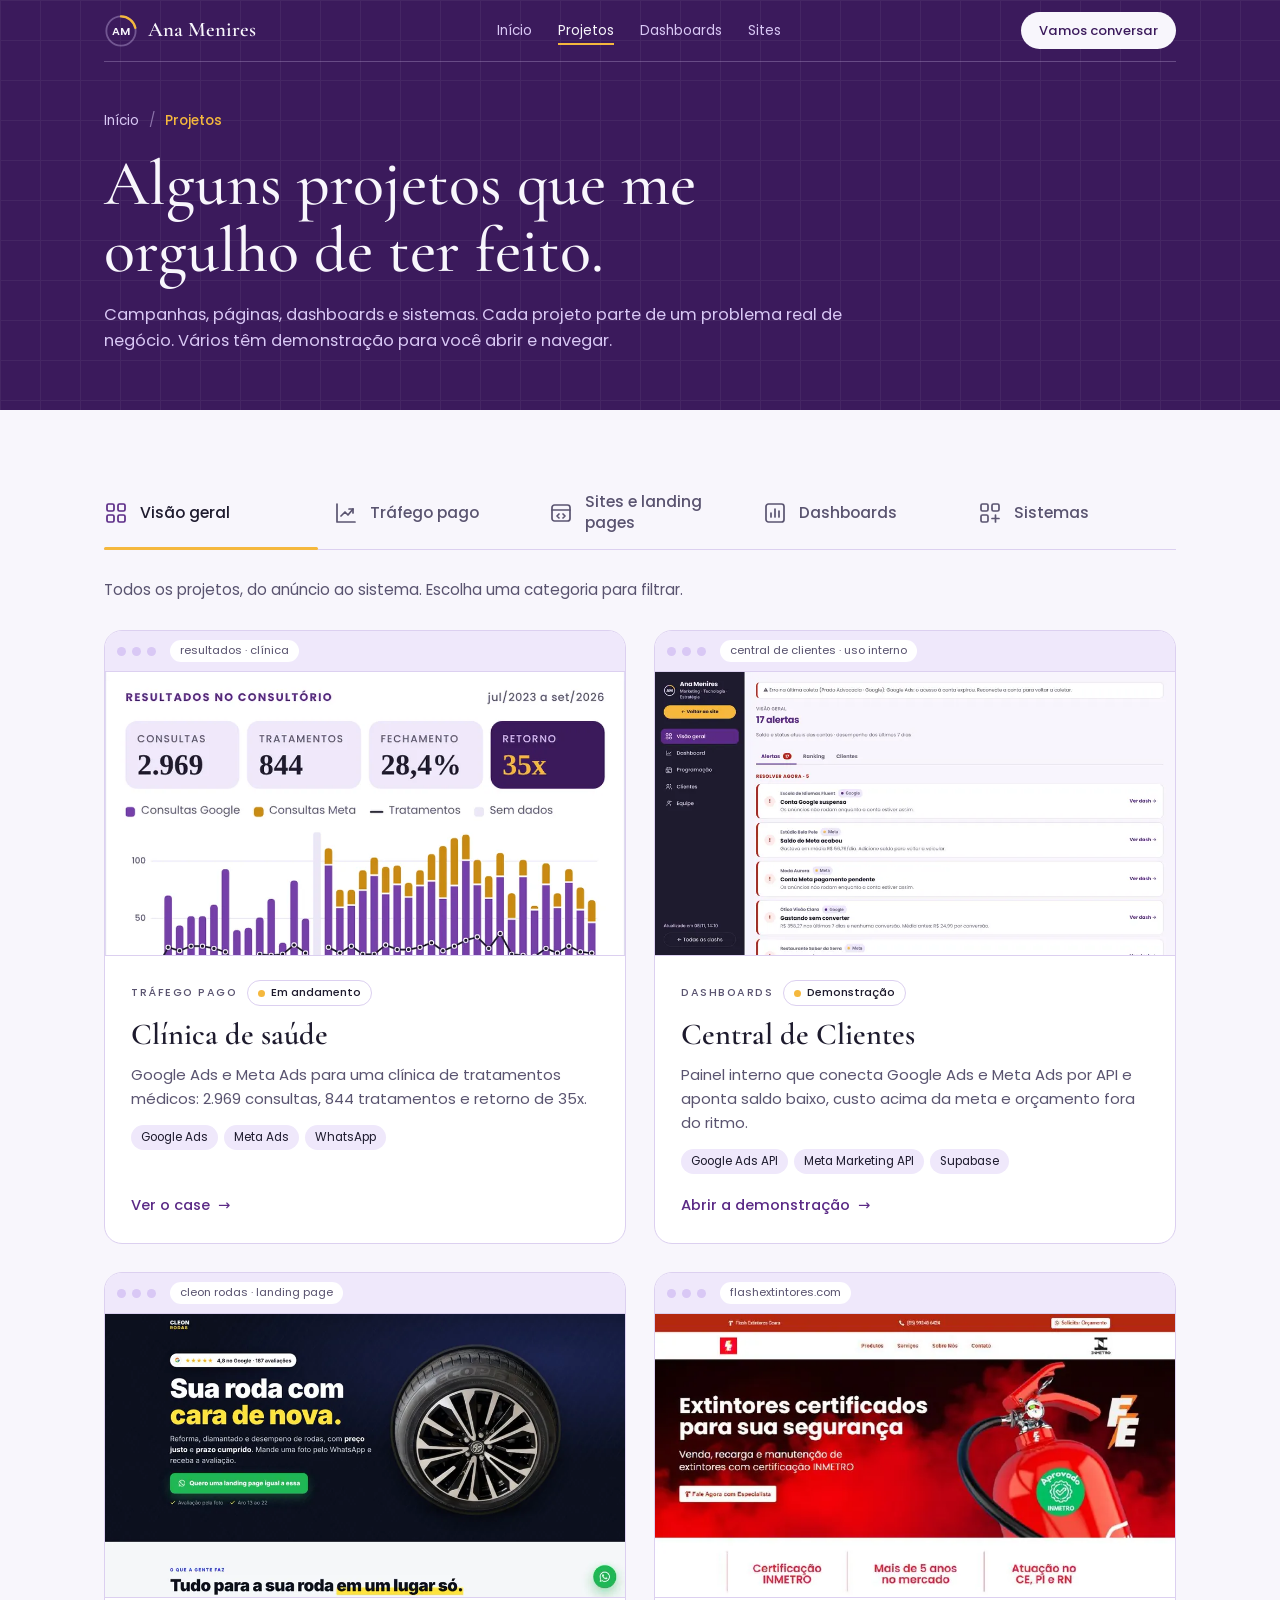
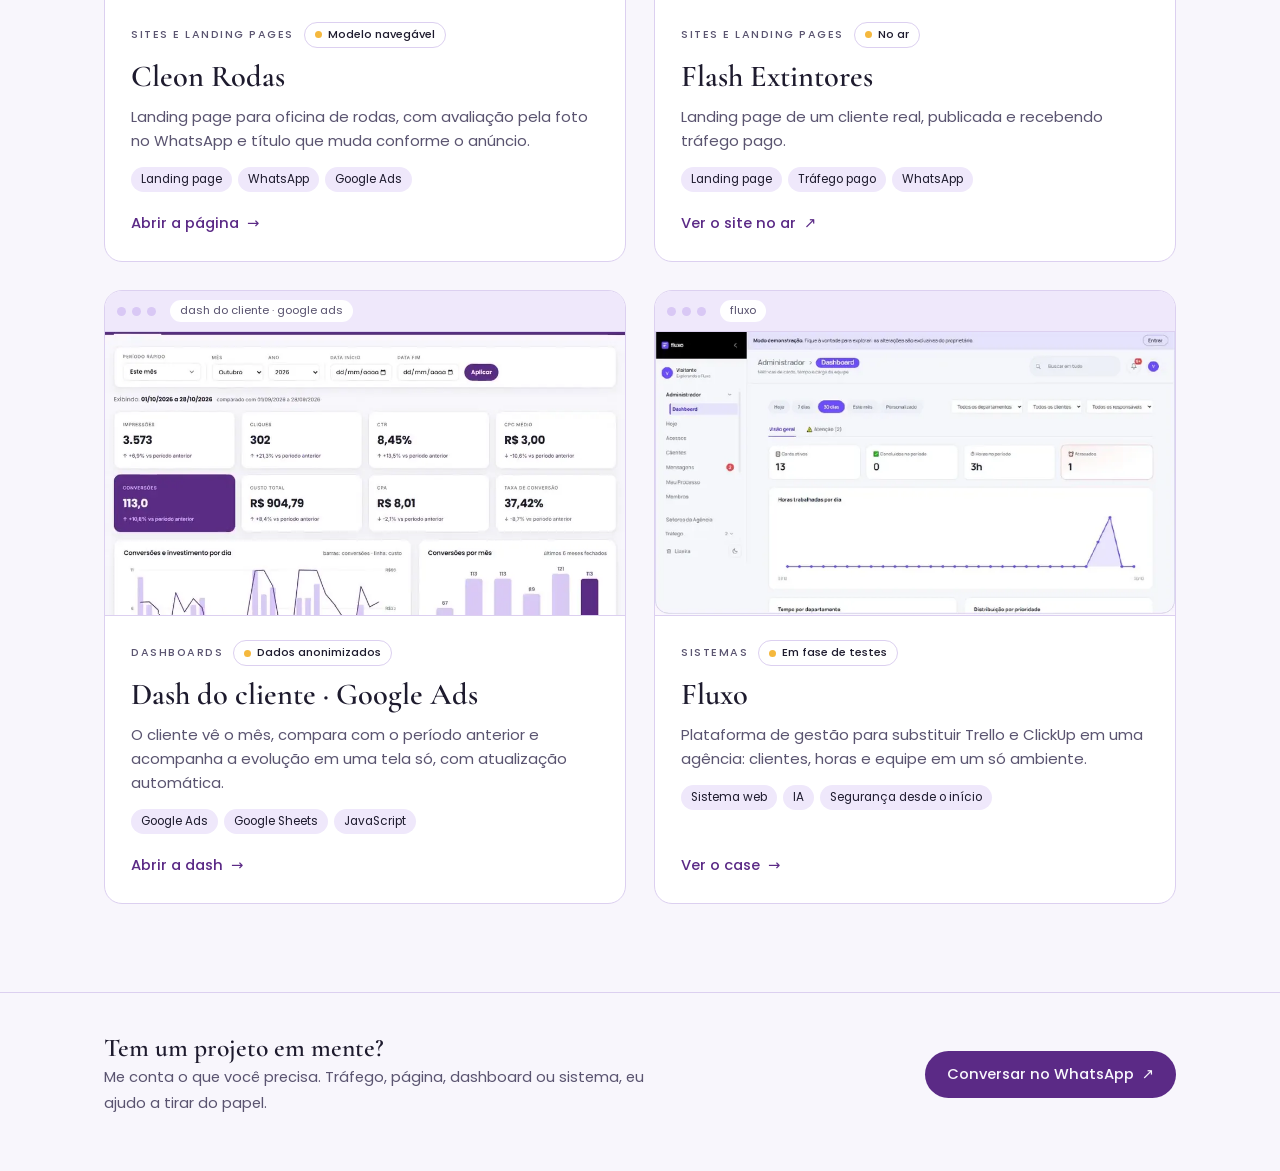
<file: projetos/index.html>
<!DOCTYPE html>
<html lang="pt-BR">
<head>
<meta charset="utf-8">
<!-- Google Tag Manager -->
<script>(function(w,d,s,l,i){w[l]=w[l]||[];w[l].push({'gtm.start':
new Date().getTime(),event:'gtm.js'});var f=d.getElementsByTagName(s)[0],
j=d.createElement(s),dl=l!='dataLayer'?'&l='+l:'';j.async=true;j.src=
'https://www.googletagmanager.com/gtm.js?id='+i+dl;f.parentNode.insertBefore(j,f);
})(window,document,'script','dataLayer','GTM-NJSTGJQS');</script>
<!-- End Google Tag Manager -->
<meta name="viewport" content="width=device-width,initial-scale=1,viewport-fit=cover">
<title>Projetos · Ana Menires</title>
<meta name="description" content="Projetos de Ana Menires em tráfego pago, sites e landing pages, dashboards e sistemas, com cases reais e demonstrações navegáveis.">
<meta name="author" content="Ana Menires">
<link rel="canonical" href="https://anamenires.com.br/projetos">
<meta name="theme-color" content="#3B1A5C">
<meta property="og:type" content="website">
<meta property="og:locale" content="pt_BR">
<meta property="og:site_name" content="Ana Menires">
<meta property="og:url" content="https://anamenires.com.br/projetos">
<meta property="og:title" content="Projetos · Ana Menires">
<meta property="og:description" content="Tráfego pago, sites, dashboards e sistemas: cases reais e demonstrações navegáveis.">
<meta property="og:image" content="https://anamenires.com.br/assets/img/og-image.jpg">
<meta name="twitter:card" content="summary_large_image">
<link rel="icon" href="/favicon.ico" sizes="48x48">
<link rel="icon" href="/icon-192.png" type="image/png" sizes="192x192">
<link rel="apple-touch-icon" href="/apple-touch-icon.png">
<link rel="preconnect" href="https://fonts.googleapis.com">
<link rel="preconnect" href="https://fonts.gstatic.com" crossorigin>
<link href="https://fonts.googleapis.com/css2?family=Cormorant+Garamond:ital,wght@0,500;0,600;1,500&family=Poppins:wght@400;500;600&display=swap" rel="stylesheet">
<style>
:root{
  color-scheme:light;
  --bg:#F8F6FC; --surface:#FFFFFF; --soft:#EFE8FB; --fg:#1E1B2E; --muted:#5A5470;
  --accent:#5B2A86; --accent-fg:#F8F6FC; --line:#DCD0F0; --ring:#D9C8F5; --amber:#F5B83D;
  --hero:#3B1A5C; --hero-fg:#F8F6FC; --hero-muted:#D9C8F5; --hero-line:rgba(217,200,245,.28);
  --display:"Cormorant Garamond", Georgia, "Times New Roman", serif;
  --body:"Poppins", system-ui, -apple-system, "Segoe UI", sans-serif;
  --wrap:1120px;
}
@media (prefers-color-scheme: dark){ :root:not([data-theme="light"]){
  color-scheme:dark;
  --bg:#14111E; --surface:#1E1B2E; --soft:#1B1729; --fg:#F8F6FC; --muted:#B9AFD0;
  --accent:#D9C8F5; --accent-fg:#1E1B2E; --line:#332C48; --ring:#4A3F66;
}}
:root[data-theme="dark"]{
  color-scheme:dark;
  --bg:#14111E; --surface:#1E1B2E; --soft:#1B1729; --fg:#F8F6FC; --muted:#B9AFD0;
  --accent:#D9C8F5; --accent-fg:#1E1B2E; --line:#332C48; --ring:#4A3F66;
}
*,*::before,*::after{box-sizing:border-box}
html,body{margin:0}
body{background:var(--bg);color:var(--fg);font-family:var(--body);font-size:16px;line-height:1.6;-webkit-font-smoothing:antialiased}
a{color:inherit}
.wrap{max-width:var(--wrap);margin:0 auto;padding:0 24px}
.label{font-size:.75rem;font-weight:500;letter-spacing:.14em;text-transform:uppercase}

/* Topo */
.hero{background:var(--hero);color:var(--hero-fg);position:relative;overflow:hidden}
.hero::before{content:"";position:absolute;inset:0;opacity:.05;pointer-events:none;
  background-image:linear-gradient(var(--hero-fg) 1px,transparent 1px),linear-gradient(90deg,var(--hero-fg) 1px,transparent 1px);background-size:40px 40px}
.top{display:flex;align-items:center;justify-content:space-between;gap:16px;padding:12px 0;border-bottom:1px solid var(--hero-line);position:relative}
.brand{display:flex;align-items:center;gap:10px;text-decoration:none;flex:none}
.brand b{font-family:var(--display);font-size:1.3rem;font-weight:600;line-height:1}
html{scroll-behavior:smooth}
.nav{display:flex;gap:26px;font-size:.85rem}
.nav a{text-decoration:none;color:var(--hero-muted);padding:4px 0}
.nav a:hover{color:var(--hero-fg)}
.nav a.on{color:var(--hero-fg);box-shadow:inset 0 -2px 0 var(--amber)}
.btn-top{background:var(--hero-fg);color:var(--hero);text-decoration:none;border-radius:999px;padding:8px 18px;font-size:.82rem;font-weight:500;white-space:nowrap}
.btn-top:hover{background:#fff}
.nav a:focus-visible,.btn-top:focus-visible,.brand:focus-visible,.trilha a:focus-visible{outline:2px solid var(--amber);outline-offset:3px;border-radius:4px}
.trilha{display:flex;flex-wrap:wrap;align-items:center;gap:10px;font-size:.85rem;color:var(--hero-muted)}
.trilha a{color:var(--hero-muted);text-decoration:none}
.trilha a:hover{color:var(--hero-fg);text-decoration:underline;text-underline-offset:3px}
.trilha span{opacity:.5}
.trilha b{color:var(--amber);font-weight:500}

@media (prefers-reduced-motion: reduce){html{scroll-behavior:auto}}
.intro{padding:48px 0 56px;position:relative;max-width:760px}
.intro h1{font-family:var(--display);font-weight:500;font-size:clamp(2.6rem,6vw,4rem);line-height:1.05;margin:18px 0 18px}
.intro p{color:var(--hero-muted);margin:0;font-size:1.02rem}

/* Galeria */
.galeria{padding:64px 0 88px}
.grid{display:grid;grid-template-columns:repeat(2,minmax(0,1fr));gap:28px}
.card{display:flex;flex-direction:column;background:var(--surface);border:1px solid var(--line);border-radius:18px;overflow:hidden;text-decoration:none;color:inherit;transition:transform .2s ease,box-shadow .2s ease,border-color .2s ease}
.card:hover{transform:translateY(-3px);box-shadow:0 22px 50px rgba(59,26,92,.16);border-color:var(--ring)}
.card:focus-visible{outline:2px solid var(--accent);outline-offset:3px}
.tela{background:var(--soft);border-bottom:1px solid var(--line)}
.tela .bar{display:flex;align-items:center;gap:6px;padding:9px 12px;border-bottom:1px solid var(--line)}
.tela .bar i{width:9px;height:9px;border-radius:50%;background:var(--ring)}
.tela .bar span{margin-left:8px;font-size:.7rem;color:var(--muted);background:var(--surface);padding:2px 10px;border-radius:999px;white-space:nowrap;overflow:hidden;text-overflow:ellipsis}
.tela video,.tela .thumb{display:block;width:100%;height:auto;aspect-ratio:960/522;object-fit:cover}
.tela .thumb{object-position:top center}
.corpo{padding:24px 26px 26px;display:flex;flex-direction:column;gap:12px;flex:1}
.meta{display:flex;flex-wrap:wrap;gap:8px 10px;align-items:center}
.meta .label{color:var(--muted);font-size:.68rem}
.selo{font-size:.7rem;font-weight:500;padding:3px 10px;border-radius:999px;border:1px solid var(--line);display:inline-flex;align-items:center;gap:6px}
.selo i{width:7px;height:7px;border-radius:50%;background:var(--amber)}
.card h2{font-family:var(--display);font-weight:600;font-size:1.9rem;line-height:1.1;margin:0}
.card p{margin:0;color:var(--muted);font-size:.93rem}
.chips{display:flex;flex-wrap:wrap;gap:6px;margin-top:2px}
.chips span{font-size:.74rem;padding:3px 10px;border-radius:999px;background:var(--soft)}
.abrir{margin-top:auto;padding-top:8px;font-weight:500;font-size:.92rem;color:var(--accent);display:inline-flex;align-items:center;gap:8px}
.card:hover .abrir span{transform:translateX(3px)}
.abrir span{transition:transform .2s ease}

.seguranca{background:var(--surface);border-top:1px solid var(--line);padding:72px 0}
.seg-head{max-width:680px}
.seg-head .label{color:var(--accent)}
.seg-head h2{font-family:var(--display);font-weight:500;font-size:clamp(2rem,4vw,2.8rem);line-height:1.1;margin:10px 0 14px}
.seg-head p{margin:0;color:var(--muted)}
.seg-grid{display:grid;grid-template-columns:repeat(4,minmax(0,1fr));gap:28px;margin-top:44px}
.seg-item{border-top:2px solid var(--accent);padding-top:18px}
.seg-item svg{width:26px;height:26px;color:var(--accent)}
.seg-item h3{font-size:1rem;font-weight:600;margin:12px 0 6px}
.seg-item p{margin:0;font-size:.9rem;color:var(--muted)}
@media (max-width:980px){.seg-grid{grid-template-columns:repeat(2,minmax(0,1fr))}}
@media (max-width:560px){.seg-grid{grid-template-columns:1fr}.seguranca{padding:52px 0}}
.cta{border-top:1px solid var(--line);padding:40px 0 56px}
.cta .wrap{display:flex;align-items:center;justify-content:space-between;gap:20px;flex-wrap:wrap}
.cta p{margin:0;max-width:560px}
.cta p b{display:block;font-family:var(--display);font-size:1.6rem;font-weight:600;line-height:1.2}
.cta p span{color:var(--muted);font-size:.92rem}
.btn{display:inline-flex;align-items:center;gap:8px;padding:12px 22px;border-radius:999px;background:var(--accent);color:var(--accent-fg);text-decoration:none;font-weight:500;font-size:.92rem;white-space:nowrap}
.btn:hover{filter:brightness(1.08)}

@media (max-width:820px){
  .grid{grid-template-columns:1fr}
  .intro{padding:40px 0 48px}
  .galeria{padding:40px 0 64px}
  .wrap{padding:0 16px}
}
@media (max-width:900px){ .nav a{display:none}  }
@media (max-width:420px){  }
@media (max-width:400px){ .brand b{font-size:1.15rem} .btn-top{padding:7px 14px} }
@media (prefers-reduced-motion: reduce){ .card,.abrir span{transition:none} }
/* Abas de categoria */
.ptabs{display:grid;grid-template-columns:repeat(5,minmax(0,1fr));border-bottom:1px solid var(--line);margin-bottom:28px}
.ptab{position:relative;display:flex;align-items:center;gap:12px;padding:18px 16px 16px 0;border:0;background:none;color:var(--muted);font:500 .98rem/1.3 var(--body);text-align:left;cursor:pointer;transition:color .2s ease;min-width:0}
.ptab + .ptab{padding-left:16px}
.ptab svg{width:24px;height:24px;flex:none;transition:color .2s ease}
.ptab::after{content:"";position:absolute;left:0;right:0;bottom:-1px;height:3px;border-radius:3px;background:var(--amber);transform:scaleX(0);transform-origin:left;transition:transform .3s ease}
.ptab + .ptab::after{left:16px}
.ptab:hover,.ptab[aria-selected="true"]{color:var(--fg)}
.ptab[aria-selected="true"] svg{color:var(--accent)}
.ptab[aria-selected="true"]::after{transform:scaleX(1)}
.ptab:focus-visible{outline:2px solid var(--accent);outline-offset:2px;border-radius:6px}
.pintro{margin:0 0 28px;color:var(--muted);font-size:.95rem}
.pintro p{margin:0}
.pintro a{color:var(--accent);font-weight:500;text-decoration:none;white-space:nowrap}
.pintro a:hover{text-decoration:underline;text-underline-offset:3px}
.card[hidden]{display:none}
.selo.wip i{background:var(--amber)}
@media (max-width:860px){
  .ptabs{display:flex;gap:8px;overflow-x:auto;border-bottom:0;padding-bottom:4px;margin:0 -16px 20px;padding-left:16px;padding-right:16px;scrollbar-width:none}
  .ptabs::-webkit-scrollbar{display:none}
  .ptab,.ptab + .ptab{flex:none;padding:10px 14px;border:1px solid var(--line);border-radius:999px;font-size:.88rem;gap:8px}
  .ptab svg{width:18px;height:18px}
  .ptab::after{display:none}
  .ptab[aria-selected="true"]{background:var(--hero);border-color:var(--hero);color:#F8F6FC}
  .ptab[aria-selected="true"] svg{color:#F5B83D}
}
@media (prefers-reduced-motion: reduce){.ptab::after{transition:none}}
</style>
<script src="/assets/js/analytics.js"></script>
</head>
<body>
<!-- Google Tag Manager (noscript) -->
<noscript><iframe src="https://www.googletagmanager.com/ns.html?id=GTM-NJSTGJQS"
height="0" width="0" style="display:none;visibility:hidden"></iframe></noscript>
<!-- End Google Tag Manager (noscript) -->

<header class="hero">
  <div class="wrap">
    <div class="top">
      <a class="brand" href="/" aria-label="Ana Menires, página inicial">
        <svg viewBox="0 0 260 260" width="34" height="34" aria-hidden="true">
          <circle cx="130" cy="130" r="112" fill="none" stroke="rgba(217,200,245,.35)" stroke-width="14"/>
          <circle cx="130" cy="130" r="112" fill="none" stroke="#F5B83D" stroke-width="18" stroke-linecap="round" stroke-dasharray="150 554" transform="rotate(-90 130 130)"/>
          <text x="130" y="158" text-anchor="middle" font-family="Poppins, system-ui, sans-serif" font-size="84" font-weight="600" letter-spacing="-3" fill="#F8F6FC">AM</text>
        </svg>
        <b>Ana Menires</b>
      </a>
      <nav class="nav" aria-label="Navegação">
        <a href="/">Início</a><a class="on" href="/projetos" aria-current="page">Projetos</a><a href="/projetos/dashboards">Dashboards</a><a href="/projetos/sites">Sites</a>
      </nav>
      <a class="btn-top" href="https://wa.me/5585998559462?text=Ol%C3%A1%2C%20Ana!%20Vi%20seus%20projetos%20e%20quero%20conversar." target="_blank" rel="noopener">Vamos conversar</a>
    </div>
    <div class="intro">
      <nav class="trilha" aria-label="Você está em">
        <a href="/">Início</a><span aria-hidden="true">/</span><b aria-current="page">Projetos</b>
      </nav>
      <h1>Alguns projetos que me orgulho de ter feito.</h1>
      <p>Campanhas, páginas, dashboards e sistemas. Cada projeto parte de um problema real de negócio. Vários têm demonstração para você abrir e navegar.</p>
    </div>
  </div>
</header>

<main class="galeria">
  <div class="wrap">

    <div class="ptabs" role="tablist" aria-label="Categorias de projetos">
      <button class="ptab" type="button" role="tab" aria-selected="true" data-k="todos">
        <svg viewBox="0 0 24 24" fill="none" stroke="currentColor" stroke-width="1.7" stroke-linecap="round" stroke-linejoin="round" aria-hidden="true"><rect x="3" y="3" width="7" height="7" rx="1.5"/><rect x="14" y="3" width="7" height="7" rx="1.5"/><rect x="3" y="14" width="7" height="7" rx="1.5"/><rect x="14" y="14" width="7" height="7" rx="1.5"/></svg><span>Visão geral</span>
      </button>
      <button class="ptab" type="button" role="tab" aria-selected="false" tabindex="-1" data-k="trafego">
        <svg viewBox="0 0 24 24" fill="none" stroke="currentColor" stroke-width="1.7" stroke-linecap="round" stroke-linejoin="round" aria-hidden="true"><path d="M3 3v18h18"/><path d="M7 15l4-4 3 3 5-6"/><path d="M15 8h4v4"/></svg><span>Tráfego pago</span>
      </button>
      <button class="ptab" type="button" role="tab" aria-selected="false" tabindex="-1" data-k="sites">
        <svg viewBox="0 0 24 24" fill="none" stroke="currentColor" stroke-width="1.7" stroke-linecap="round" stroke-linejoin="round" aria-hidden="true"><rect x="3" y="4" width="18" height="16" rx="2.5"/><path d="M3 9h18"/><path d="M10 13l-2 2 2 2M14 13l2 2-2 2"/></svg><span>Sites e landing pages</span>
      </button>
      <button class="ptab" type="button" role="tab" aria-selected="false" tabindex="-1" data-k="dashboards">
        <svg viewBox="0 0 24 24" fill="none" stroke="currentColor" stroke-width="1.7" stroke-linecap="round" stroke-linejoin="round" aria-hidden="true"><rect x="3" y="3" width="18" height="18" rx="2.5"/><path d="M8 16v-4M12 16V8M16 16v-6"/></svg><span>Dashboards</span>
      </button>
      <button class="ptab" type="button" role="tab" aria-selected="false" tabindex="-1" data-k="sistemas">
        <svg viewBox="0 0 24 24" fill="none" stroke="currentColor" stroke-width="1.7" stroke-linecap="round" stroke-linejoin="round" aria-hidden="true"><rect x="3" y="3" width="7" height="7" rx="1.5"/><rect x="14" y="3" width="7" height="7" rx="1.5"/><rect x="3" y="14" width="7" height="7" rx="1.5"/><path d="M17.5 14v7M14 17.5h7"/></svg><span>Sistemas</span>
      </button>
    </div>

    <div class="pintro" id="pintro" aria-live="polite">
      <p data-k="todos">Todos os projetos, do anúncio ao sistema. Escolha uma categoria para filtrar.</p>
      <p data-k="trafego" hidden>Campanhas de Google Ads e Meta Ads com resultado medido até o fim do funil.</p>
      <p data-k="sites" hidden>Páginas pensadas para quem chega pelo anúncio entender rápido e chamar no WhatsApp. <a href="/projetos/sites">Ver a galeria de sites →</a></p>
      <p data-k="dashboards" hidden>Dados de Google Ads e Meta Ads chegando sozinhos, em telas que ajudam a decidir. <a href="/projetos/dashboards">Ver a galeria de dashboards →</a></p>
      <p data-k="sistemas" hidden>Ferramentas próprias para organizar processos e tirar trabalho manual da equipe.</p>
    </div>

    <div class="grid" id="grade">

      <a class="card" data-cat="trafego" href="/#case-saude">
        <div class="tela">
          <div class="bar" aria-hidden="true"><i></i><i></i><i></i><span>resultados · clínica</span></div>
          <img class="thumb" src="/assets/img/projetos/saude-thumb.webp" alt="" width="960" height="522" loading="lazy" decoding="async">
        </div>
        <div class="corpo">
          <div class="meta"><span class="label">Tráfego pago</span><span class="selo"><i></i>Em andamento</span></div>
          <h2>Clínica de saúde</h2>
          <p>Google Ads e Meta Ads para uma clínica de tratamentos médicos: 2.969 consultas, 844 tratamentos e retorno de 35x.</p>
          <div class="chips"><span>Google Ads</span><span>Meta Ads</span><span>WhatsApp</span></div>
          <span class="abrir">Ver o case <span aria-hidden="true">→</span></span>
        </div>
      </a>

      <a class="card" data-cat="dashboards" href="/projetos/dashboards/dash-painel-dos-clientes">
        <div class="tela">
          <div class="bar" aria-hidden="true"><i></i><i></i><i></i><span>central de clientes · uso interno</span></div>
          <video src="/assets/video/central-clientes.mp4" poster="/assets/img/central-clientes-poster.webp" autoplay muted loop playsinline preload="metadata" width="960" height="522" aria-hidden="true"></video>
        </div>
        <div class="corpo">
          <div class="meta"><span class="label">Dashboards</span><span class="selo"><i></i>Demonstração</span></div>
          <h2>Central de Clientes</h2>
          <p>Painel interno que conecta Google Ads e Meta Ads por API e aponta saldo baixo, custo acima da meta e orçamento fora do ritmo.</p>
          <div class="chips"><span>Google Ads API</span><span>Meta Marketing API</span><span>Supabase</span></div>
          <span class="abrir">Abrir a demonstração <span aria-hidden="true">→</span></span>
        </div>
      </a>

      <a class="card" data-cat="sites" href="/projetos/sites/cleon-rodas">
        <div class="tela">
          <div class="bar" aria-hidden="true"><i></i><i></i><i></i><span>cleon rodas · landing page</span></div>
          <video src="/assets/video/sites/cleon-rodas.mp4" poster="/assets/img/sites/cleon-rodas-poster.webp" autoplay muted loop playsinline preload="metadata" width="960" height="522" aria-hidden="true"></video>
        </div>
        <div class="corpo">
          <div class="meta"><span class="label">Sites e landing pages</span><span class="selo"><i></i>Modelo navegável</span></div>
          <h2>Cleon Rodas</h2>
          <p>Landing page para oficina de rodas, com avaliação pela foto no WhatsApp e título que muda conforme o anúncio.</p>
          <div class="chips"><span>Landing page</span><span>WhatsApp</span><span>Google Ads</span></div>
          <span class="abrir">Abrir a página <span aria-hidden="true">→</span></span>
        </div>
      </a>

      <a class="card" data-cat="sites" href="https://flashextintores.com/" target="_blank" rel="noopener">
        <div class="tela">
          <div class="bar" aria-hidden="true"><i></i><i></i><i></i><span>flashextintores.com</span></div>
          <img class="thumb" src="/assets/img/lp-flash.webp" alt="" width="800" height="3754" loading="lazy" decoding="async">
        </div>
        <div class="corpo">
          <div class="meta"><span class="label">Sites e landing pages</span><span class="selo"><i></i>No ar</span></div>
          <h2>Flash Extintores</h2>
          <p>Landing page de um cliente real, publicada e recebendo tráfego pago.</p>
          <div class="chips"><span>Landing page</span><span>Tráfego pago</span><span>WhatsApp</span></div>
          <span class="abrir">Ver o site no ar <span aria-hidden="true">↗</span></span>
        </div>
      </a>

      <a class="card" data-cat="dashboards" href="/projetos/dashboards/dash-cliente-google">
        <div class="tela">
          <div class="bar" aria-hidden="true"><i></i><i></i><i></i><span>dash do cliente · google ads</span></div>
          <video src="/assets/video/dash-google-ads.mp4" poster="/assets/img/dash-google-ads-poster.webp" autoplay muted loop playsinline preload="metadata" width="960" height="522" aria-hidden="true"></video>
        </div>
        <div class="corpo">
          <div class="meta"><span class="label">Dashboards</span><span class="selo"><i></i>Dados anonimizados</span></div>
          <h2>Dash do cliente · Google Ads</h2>
          <p>O cliente vê o mês, compara com o período anterior e acompanha a evolução em uma tela só, com atualização automática.</p>
          <div class="chips"><span>Google Ads</span><span>Google Sheets</span><span>JavaScript</span></div>
          <span class="abrir">Abrir a dash <span aria-hidden="true">→</span></span>
        </div>
      </a>

      <a class="card" data-cat="sistemas" href="/#case-fluxo">
        <div class="tela">
          <div class="bar" aria-hidden="true"><i></i><i></i><i></i><span>fluxo</span></div>
          <img class="thumb" src="/assets/img/projetos/fluxo-thumb.webp" alt="" width="960" height="522" loading="lazy" decoding="async">
        </div>
        <div class="corpo">
          <div class="meta"><span class="label">Sistemas</span><span class="selo wip"><i></i>Em fase de testes</span></div>
          <h2>Fluxo</h2>
          <p>Plataforma de gestão para substituir Trello e ClickUp em uma agência: clientes, horas e equipe em um só ambiente.</p>
          <div class="chips"><span>Sistema web</span><span>IA</span><span>Segurança desde o início</span></div>
          <span class="abrir">Ver o case <span aria-hidden="true">→</span></span>
        </div>
      </a>

    </div>
  </div>
</main>

<script>
(function(){
  var tabs=[].slice.call(document.querySelectorAll('.ptab'));
  var cards=[].slice.call(document.querySelectorAll('#grade .card'));
  var intros=[].slice.call(document.querySelectorAll('#pintro p'));
  var validos=tabs.map(function(t){return t.dataset.k;});
  function ir(k, foco){
    if(validos.indexOf(k)<0) k='todos';
    tabs.forEach(function(t){var on=t.dataset.k===k;t.setAttribute('aria-selected',on);t.tabIndex=on?0:-1;if(on&&foco)t.focus();});
    cards.forEach(function(c){c.hidden=!(k==='todos'||c.dataset.cat===k);});
    intros.forEach(function(p){p.hidden=p.dataset.k!==k;});
    var h=k==='todos'?'':'#'+k;
    if(location.hash!==h){try{history.replaceState(null,'',location.pathname+h);}catch(e){}}
  }
  tabs.forEach(function(t,i){
    t.addEventListener('click',function(){ir(t.dataset.k);});
    t.addEventListener('keydown',function(e){
      var d=e.key==='ArrowRight'?1:e.key==='ArrowLeft'?-1:0; if(!d) return;
      e.preventDefault(); ir(tabs[(i+d+tabs.length)%tabs.length].dataset.k,true);
    });
  });
  ir((location.hash||'').slice(1));
  window.addEventListener('hashchange',function(){ir((location.hash||'').slice(1));});
})();
</script>

<section class="cta">
  <div class="wrap">
    <p><b>Tem um projeto em mente?</b><span>Me conta o que você precisa. Tráfego, página, dashboard ou sistema, eu ajudo a tirar do papel.</span></p>
    <a class="btn" href="https://wa.me/5585998559462?text=Ol%C3%A1%2C%20Ana!%20Vi%20seus%20projetos%20e%20quero%20conversar." target="_blank" rel="noopener">Conversar no WhatsApp <span aria-hidden="true">↗</span></a>
  </div>
</section>

</body>
</html>
</file>
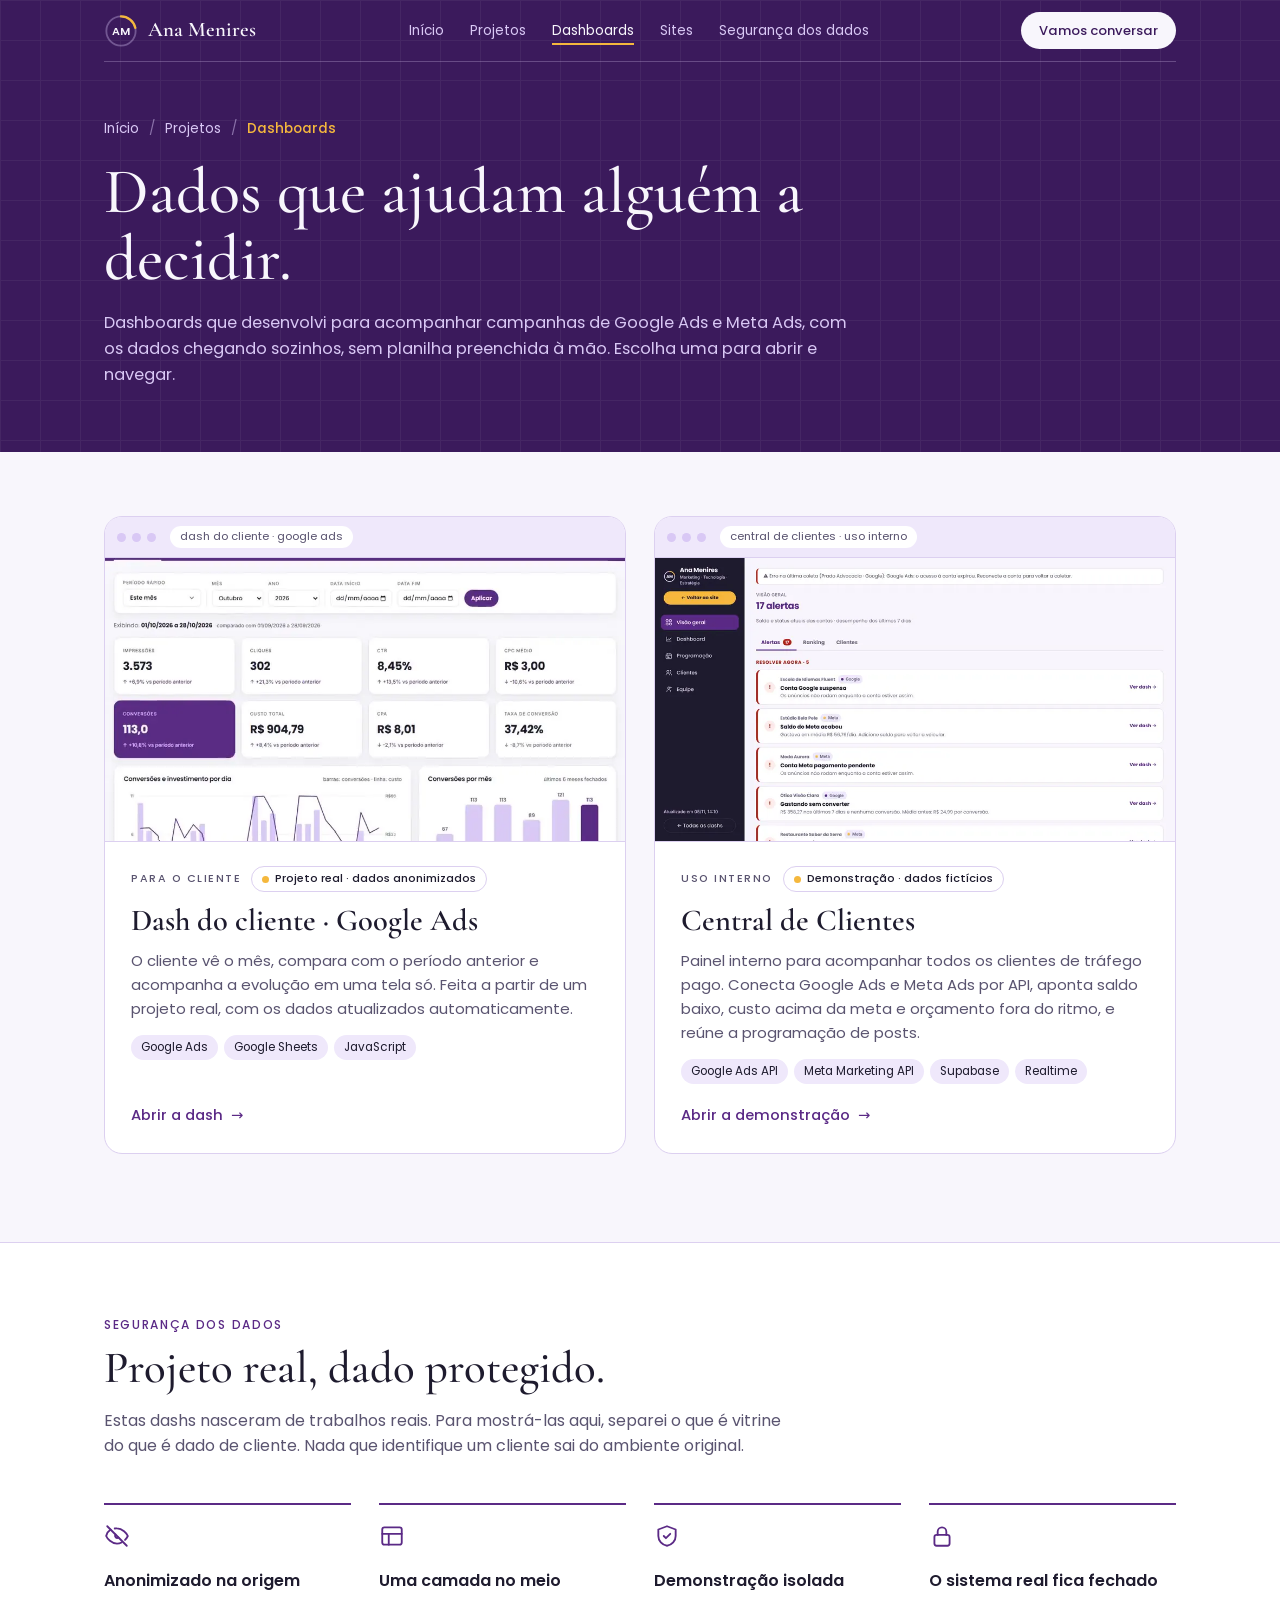
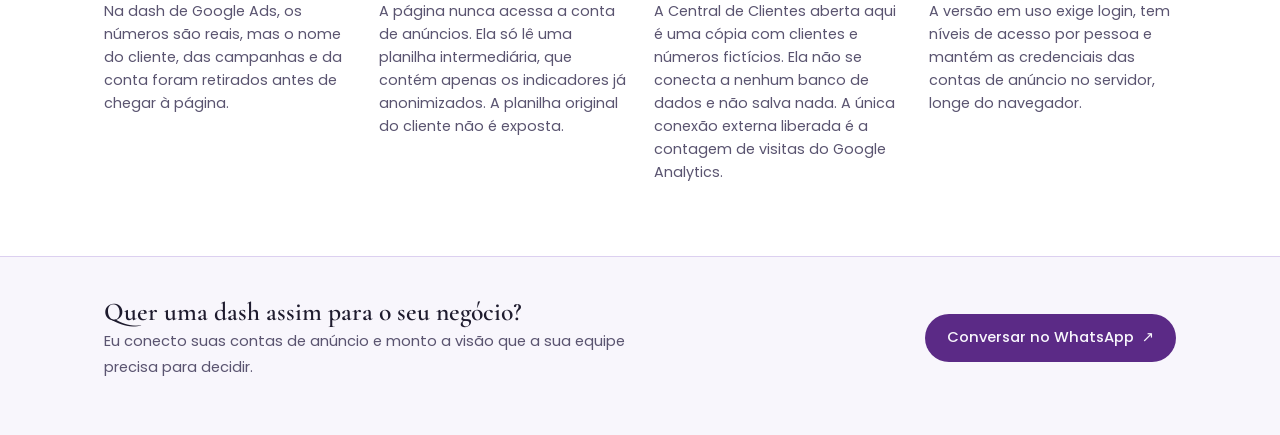
<file: projetos/dashboards/index.html>
<!DOCTYPE html>
<html lang="pt-BR">
<head>
<meta charset="utf-8">
<!-- Google Tag Manager -->
<script>(function(w,d,s,l,i){w[l]=w[l]||[];w[l].push({'gtm.start':
new Date().getTime(),event:'gtm.js'});var f=d.getElementsByTagName(s)[0],
j=d.createElement(s),dl=l!='dataLayer'?'&l='+l:'';j.async=true;j.src=
'https://www.googletagmanager.com/gtm.js?id='+i+dl;f.parentNode.insertBefore(j,f);
})(window,document,'script','dataLayer','GTM-NJSTGJQS');</script>
<!-- End Google Tag Manager -->
<meta name="viewport" content="width=device-width,initial-scale=1,viewport-fit=cover">
<title>Dashboards · Ana Menires</title>
<meta name="description" content="Dashboards que Ana Menires desenvolveu para acompanhar campanhas de Google Ads e Meta Ads, com dados atualizados automaticamente. Abra e navegue em cada uma.">
<meta name="author" content="Ana Menires">
<link rel="canonical" href="https://anamenires.com.br/projetos/dashboards">
<meta name="theme-color" content="#3B1A5C">
<meta property="og:type" content="website">
<meta property="og:locale" content="pt_BR">
<meta property="og:site_name" content="Ana Menires">
<meta property="og:url" content="https://anamenires.com.br/projetos/dashboards">
<meta property="og:title" content="Dashboards · Ana Menires">
<meta property="og:description" content="Dashboards de tráfego pago com dados atualizados automaticamente. Abra e navegue em cada uma.">
<meta property="og:image" content="https://anamenires.com.br/assets/img/og-image.jpg">
<meta name="twitter:card" content="summary_large_image">
<link rel="icon" href="/favicon.ico" sizes="48x48">
<link rel="icon" href="/icon-192.png" type="image/png" sizes="192x192">
<link rel="apple-touch-icon" href="/apple-touch-icon.png">
<link rel="preconnect" href="https://fonts.googleapis.com">
<link rel="preconnect" href="https://fonts.gstatic.com" crossorigin>
<link href="https://fonts.googleapis.com/css2?family=Cormorant+Garamond:ital,wght@0,500;0,600;1,500&family=Poppins:wght@400;500;600&display=swap" rel="stylesheet">
<style>
:root{
  color-scheme:light;
  --bg:#F8F6FC; --surface:#FFFFFF; --soft:#EFE8FB; --fg:#1E1B2E; --muted:#5A5470;
  --accent:#5B2A86; --accent-fg:#F8F6FC; --line:#DCD0F0; --ring:#D9C8F5; --amber:#F5B83D;
  --hero:#3B1A5C; --hero-fg:#F8F6FC; --hero-muted:#D9C8F5; --hero-line:rgba(217,200,245,.28);
  --display:"Cormorant Garamond", Georgia, "Times New Roman", serif;
  --body:"Poppins", system-ui, -apple-system, "Segoe UI", sans-serif;
  --wrap:1120px;
}
@media (prefers-color-scheme: dark){ :root:not([data-theme="light"]){
  color-scheme:dark;
  --bg:#14111E; --surface:#1E1B2E; --soft:#1B1729; --fg:#F8F6FC; --muted:#B9AFD0;
  --accent:#D9C8F5; --accent-fg:#1E1B2E; --line:#332C48; --ring:#4A3F66;
}}
:root[data-theme="dark"]{
  color-scheme:dark;
  --bg:#14111E; --surface:#1E1B2E; --soft:#1B1729; --fg:#F8F6FC; --muted:#B9AFD0;
  --accent:#D9C8F5; --accent-fg:#1E1B2E; --line:#332C48; --ring:#4A3F66;
}
*,*::before,*::after{box-sizing:border-box}
html,body{margin:0}
body{background:var(--bg);color:var(--fg);font-family:var(--body);font-size:16px;line-height:1.6;-webkit-font-smoothing:antialiased}
a{color:inherit}
.wrap{max-width:var(--wrap);margin:0 auto;padding:0 24px}
.label{font-size:.75rem;font-weight:500;letter-spacing:.14em;text-transform:uppercase}

/* Topo */
.hero{background:var(--hero);color:var(--hero-fg);position:relative;overflow:hidden}
.hero::before{content:"";position:absolute;inset:0;opacity:.05;pointer-events:none;
  background-image:linear-gradient(var(--hero-fg) 1px,transparent 1px),linear-gradient(90deg,var(--hero-fg) 1px,transparent 1px);background-size:40px 40px}
.top{display:flex;align-items:center;justify-content:space-between;gap:16px;padding:12px 0;border-bottom:1px solid var(--hero-line);position:relative}
.brand{display:flex;align-items:center;gap:10px;text-decoration:none;flex:none}
.brand b{font-family:var(--display);font-size:1.3rem;font-weight:600;line-height:1}
html{scroll-behavior:smooth}
.nav{display:flex;gap:26px;font-size:.85rem}
.nav a{text-decoration:none;color:var(--hero-muted);padding:4px 0}
.nav a:hover{color:var(--hero-fg)}
.nav a.on{color:var(--hero-fg);box-shadow:inset 0 -2px 0 var(--amber)}
.btn-top{background:var(--hero-fg);color:var(--hero);text-decoration:none;border-radius:999px;padding:8px 18px;font-size:.82rem;font-weight:500;white-space:nowrap}
.btn-top:hover{background:#fff}
.nav a:focus-visible,.btn-top:focus-visible,.brand:focus-visible,.trilha a:focus-visible{outline:2px solid var(--amber);outline-offset:3px;border-radius:4px}
.trilha{display:flex;flex-wrap:wrap;align-items:center;gap:10px;font-size:.85rem;color:var(--hero-muted)}
.trilha a{color:var(--hero-muted);text-decoration:none}
.trilha a:hover{color:var(--hero-fg);text-decoration:underline;text-underline-offset:3px}
.trilha span{opacity:.5}
.trilha b{color:var(--amber);font-weight:500}
#seguranca{scroll-margin-top:16px}
@media (prefers-reduced-motion: reduce){html{scroll-behavior:auto}}
.intro{padding:56px 0 64px;position:relative;max-width:760px}
.intro h1{font-family:var(--display);font-weight:500;font-size:clamp(2.6rem,6vw,4rem);line-height:1.05;margin:18px 0 18px}
.intro p{color:var(--hero-muted);margin:0;font-size:1.02rem}

/* Galeria */
.galeria{padding:64px 0 88px}
.grid{display:grid;grid-template-columns:repeat(2,minmax(0,1fr));gap:28px}
.card{display:flex;flex-direction:column;background:var(--surface);border:1px solid var(--line);border-radius:18px;overflow:hidden;text-decoration:none;color:inherit;transition:transform .2s ease,box-shadow .2s ease,border-color .2s ease}
.card:hover{transform:translateY(-3px);box-shadow:0 22px 50px rgba(59,26,92,.16);border-color:var(--ring)}
.card:focus-visible{outline:2px solid var(--accent);outline-offset:3px}
.tela{background:var(--soft);border-bottom:1px solid var(--line)}
.tela .bar{display:flex;align-items:center;gap:6px;padding:9px 12px;border-bottom:1px solid var(--line)}
.tela .bar i{width:9px;height:9px;border-radius:50%;background:var(--ring)}
.tela .bar span{margin-left:8px;font-size:.7rem;color:var(--muted);background:var(--surface);padding:2px 10px;border-radius:999px;white-space:nowrap;overflow:hidden;text-overflow:ellipsis}
.tela video{display:block;width:100%;height:auto;aspect-ratio:960/522;object-fit:cover}
.corpo{padding:24px 26px 26px;display:flex;flex-direction:column;gap:12px;flex:1}
.meta{display:flex;flex-wrap:wrap;gap:8px 10px;align-items:center}
.meta .label{color:var(--muted);font-size:.68rem}
.selo{font-size:.7rem;font-weight:500;padding:3px 10px;border-radius:999px;border:1px solid var(--line);display:inline-flex;align-items:center;gap:6px}
.selo i{width:7px;height:7px;border-radius:50%;background:var(--amber)}
.card h2{font-family:var(--display);font-weight:600;font-size:1.9rem;line-height:1.1;margin:0}
.card p{margin:0;color:var(--muted);font-size:.93rem}
.chips{display:flex;flex-wrap:wrap;gap:6px;margin-top:2px}
.chips span{font-size:.74rem;padding:3px 10px;border-radius:999px;background:var(--soft)}
.abrir{margin-top:auto;padding-top:8px;font-weight:500;font-size:.92rem;color:var(--accent);display:inline-flex;align-items:center;gap:8px}
.card:hover .abrir span{transform:translateX(3px)}
.abrir span{transition:transform .2s ease}

.seguranca{background:var(--surface);border-top:1px solid var(--line);padding:72px 0}
.seg-head{max-width:680px}
.seg-head .label{color:var(--accent)}
.seg-head h2{font-family:var(--display);font-weight:500;font-size:clamp(2rem,4vw,2.8rem);line-height:1.1;margin:10px 0 14px}
.seg-head p{margin:0;color:var(--muted)}
.seg-grid{display:grid;grid-template-columns:repeat(4,minmax(0,1fr));gap:28px;margin-top:44px}
.seg-item{border-top:2px solid var(--accent);padding-top:18px}
.seg-item svg{width:26px;height:26px;color:var(--accent)}
.seg-item h3{font-size:1rem;font-weight:600;margin:12px 0 6px}
.seg-item p{margin:0;font-size:.9rem;color:var(--muted)}
@media (max-width:980px){.seg-grid{grid-template-columns:repeat(2,minmax(0,1fr))}}
@media (max-width:560px){.seg-grid{grid-template-columns:1fr}.seguranca{padding:52px 0}}
.cta{border-top:1px solid var(--line);padding:40px 0 56px}
.cta .wrap{display:flex;align-items:center;justify-content:space-between;gap:20px;flex-wrap:wrap}
.cta p{margin:0;max-width:560px}
.cta p b{display:block;font-family:var(--display);font-size:1.6rem;font-weight:600;line-height:1.2}
.cta p span{color:var(--muted);font-size:.92rem}
.btn{display:inline-flex;align-items:center;gap:8px;padding:12px 22px;border-radius:999px;background:var(--accent);color:var(--accent-fg);text-decoration:none;font-weight:500;font-size:.92rem;white-space:nowrap}
.btn:hover{filter:brightness(1.08)}

@media (max-width:820px){
  .grid{grid-template-columns:1fr}
  .intro{padding:40px 0 48px}
  .galeria{padding:40px 0 64px}
  .wrap{padding:0 16px}
}
@media (max-width:900px){ .nav a{display:none} .nav a[href="#seguranca"]{display:inline;font-size:.8rem} }
@media (max-width:420px){ .nav a[href="#seguranca"]{display:none} }
@media (max-width:400px){ .brand b{font-size:1.15rem} .btn-top{padding:7px 14px} }
@media (prefers-reduced-motion: reduce){ .card,.abrir span{transition:none} }
</style>
<script src="/assets/js/analytics.js"></script>
</head>
<body>
<!-- Google Tag Manager (noscript) -->
<noscript><iframe src="https://www.googletagmanager.com/ns.html?id=GTM-NJSTGJQS"
height="0" width="0" style="display:none;visibility:hidden"></iframe></noscript>
<!-- End Google Tag Manager (noscript) -->

<header class="hero">
  <div class="wrap">
    <div class="top">
      <a class="brand" href="/" aria-label="Ana Menires, página inicial">
        <svg viewBox="0 0 260 260" width="34" height="34" aria-hidden="true">
          <circle cx="130" cy="130" r="112" fill="none" stroke="rgba(217,200,245,.35)" stroke-width="14"/>
          <circle cx="130" cy="130" r="112" fill="none" stroke="#F5B83D" stroke-width="18" stroke-linecap="round" stroke-dasharray="150 554" transform="rotate(-90 130 130)"/>
          <text x="130" y="158" text-anchor="middle" font-family="Poppins, system-ui, sans-serif" font-size="84" font-weight="600" letter-spacing="-3" fill="#F8F6FC">AM</text>
        </svg>
        <b>Ana Menires</b>
      </a>
      <nav class="nav" aria-label="Navegação">
        <a href="/">Início</a><a href="/projetos">Projetos</a><a class="on" href="/projetos/dashboards" aria-current="page">Dashboards</a><a href="/projetos/sites">Sites</a><a href="#seguranca">Segurança dos dados</a>
      </nav>
      <a class="btn-top" href="https://wa.me/5585998559462?text=Ol%C3%A1%2C%20Ana!%20Vi%20suas%20dashboards%20e%20quero%20conversar." target="_blank" rel="noopener">Vamos conversar</a>
    </div>
    <div class="intro">
      <nav class="trilha" aria-label="Você está em">
        <a href="/">Início</a><span aria-hidden="true">/</span><a href="/projetos">Projetos</a><span aria-hidden="true">/</span><b aria-current="page">Dashboards</b>
      </nav>
      <h1>Dados que ajudam alguém a decidir.</h1>
      <p>Dashboards que desenvolvi para acompanhar campanhas de Google Ads e Meta Ads, com os dados chegando sozinhos, sem planilha preenchida à mão. Escolha uma para abrir e navegar.</p>
    </div>
  </div>
</header>

<main class="galeria">
  <div class="wrap">
    <div class="grid">

      <a class="card" href="/projetos/dashboards/dash-cliente-google">
        <div class="tela">
          <div class="bar" aria-hidden="true"><i></i><i></i><i></i><span>dash do cliente · google ads</span></div>
          <video src="/assets/video/dash-google-ads.mp4" poster="/assets/img/dash-google-ads-poster.webp" autoplay muted loop playsinline preload="metadata" width="960" height="522" aria-hidden="true"></video>
        </div>
        <div class="corpo">
          <div class="meta"><span class="label">Para o cliente</span><span class="selo"><i></i>Projeto real · dados anonimizados</span></div>
          <h2>Dash do cliente · Google Ads</h2>
          <p>O cliente vê o mês, compara com o período anterior e acompanha a evolução em uma tela só. Feita a partir de um projeto real, com os dados atualizados automaticamente.</p>
          <div class="chips"><span>Google Ads</span><span>Google Sheets</span><span>JavaScript</span></div>
          <span class="abrir">Abrir a dash <span aria-hidden="true">→</span></span>
        </div>
      </a>

      <a class="card" href="/projetos/dashboards/dash-painel-dos-clientes">
        <div class="tela">
          <div class="bar" aria-hidden="true"><i></i><i></i><i></i><span>central de clientes · uso interno</span></div>
          <video src="/assets/video/central-clientes.mp4" poster="/assets/img/central-clientes-poster.webp" autoplay muted loop playsinline preload="metadata" width="960" height="522" aria-hidden="true"></video>
        </div>
        <div class="corpo">
          <div class="meta"><span class="label">Uso interno</span><span class="selo"><i></i>Demonstração · dados fictícios</span></div>
          <h2>Central de Clientes</h2>
          <p>Painel interno para acompanhar todos os clientes de tráfego pago. Conecta Google Ads e Meta Ads por API, aponta saldo baixo, custo acima da meta e orçamento fora do ritmo, e reúne a programação de posts.</p>
          <div class="chips"><span>Google Ads API</span><span>Meta Marketing API</span><span>Supabase</span><span>Realtime</span></div>
          <span class="abrir">Abrir a demonstração <span aria-hidden="true">→</span></span>
        </div>
      </a>

    </div>
  </div>
</main>

<section class="seguranca" id="seguranca" aria-labelledby="seg-titulo">
  <div class="wrap">
    <div class="seg-head">
      <p class="label">Segurança dos dados</p>
      <h2 id="seg-titulo">Projeto real, dado protegido.</h2>
      <p>Estas dashs nasceram de trabalhos reais. Para mostrá-las aqui, separei o que é vitrine do que é dado de cliente. Nada que identifique um cliente sai do ambiente original.</p>
    </div>
    <div class="seg-grid">
      <div class="seg-item">
        <svg viewBox="0 0 24 24" fill="none" stroke="currentColor" stroke-width="1.7" stroke-linecap="round" stroke-linejoin="round" aria-hidden="true"><path d="M3 3l18 18"/><path d="M10.6 10.6a2 2 0 0 0 2.8 2.8"/><path d="M9.9 5.1A9.8 9.8 0 0 1 12 5c5 0 9 4.5 10 7a12.6 12.6 0 0 1-2.6 3.6M6.1 6.1C3.9 7.6 2.5 9.8 2 12c1 2.5 5 7 10 7a9.6 9.6 0 0 0 4.2-1"/></svg>
        <h3>Anonimizado na origem</h3>
        <p>Na dash de Google Ads, os números são reais, mas o nome do cliente, das campanhas e da conta foram retirados antes de chegar à página.</p>
      </div>
      <div class="seg-item">
        <svg viewBox="0 0 24 24" fill="none" stroke="currentColor" stroke-width="1.7" stroke-linecap="round" stroke-linejoin="round" aria-hidden="true"><rect x="3" y="4" width="18" height="16" rx="2"/><path d="M3 10h18M9 10v10"/></svg>
        <h3>Uma camada no meio</h3>
        <p>A página nunca acessa a conta de anúncios. Ela só lê uma planilha intermediária, que contém apenas os indicadores já anonimizados. A planilha original do cliente não é exposta.</p>
      </div>
      <div class="seg-item">
        <svg viewBox="0 0 24 24" fill="none" stroke="currentColor" stroke-width="1.7" stroke-linecap="round" stroke-linejoin="round" aria-hidden="true"><path d="M12 3l8 3v6c0 4.5-3.4 8.3-8 9-4.6-.7-8-4.5-8-9V6z"/><path d="M9 12l2 2 4-4"/></svg>
        <h3>Demonstração isolada</h3>
        <p>A Central de Clientes aberta aqui é uma cópia com clientes e números fictícios. Ela não se conecta a nenhum banco de dados e não salva nada. A única conexão externa liberada é a contagem de visitas do Google Analytics.</p>
      </div>
      <div class="seg-item">
        <svg viewBox="0 0 24 24" fill="none" stroke="currentColor" stroke-width="1.7" stroke-linecap="round" stroke-linejoin="round" aria-hidden="true"><rect x="5" y="11" width="14" height="10" rx="2"/><path d="M8 11V8a4 4 0 0 1 8 0v3"/></svg>
        <h3>O sistema real fica fechado</h3>
        <p>A versão em uso exige login, tem níveis de acesso por pessoa e mantém as credenciais das contas de anúncio no servidor, longe do navegador.</p>
      </div>
    </div>
  </div>
</section>

<section class="cta">
  <div class="wrap">
    <p><b>Quer uma dash assim para o seu negócio?</b><span>Eu conecto suas contas de anúncio e monto a visão que a sua equipe precisa para decidir.</span></p>
    <a class="btn" href="https://wa.me/5585998559462?text=Ol%C3%A1%2C%20Ana!%20Vi%20suas%20dashboards%20e%20quero%20conversar." target="_blank" rel="noopener">Conversar no WhatsApp <span aria-hidden="true">↗</span></a>
  </div>
</section>

</body>
</html>
</file>
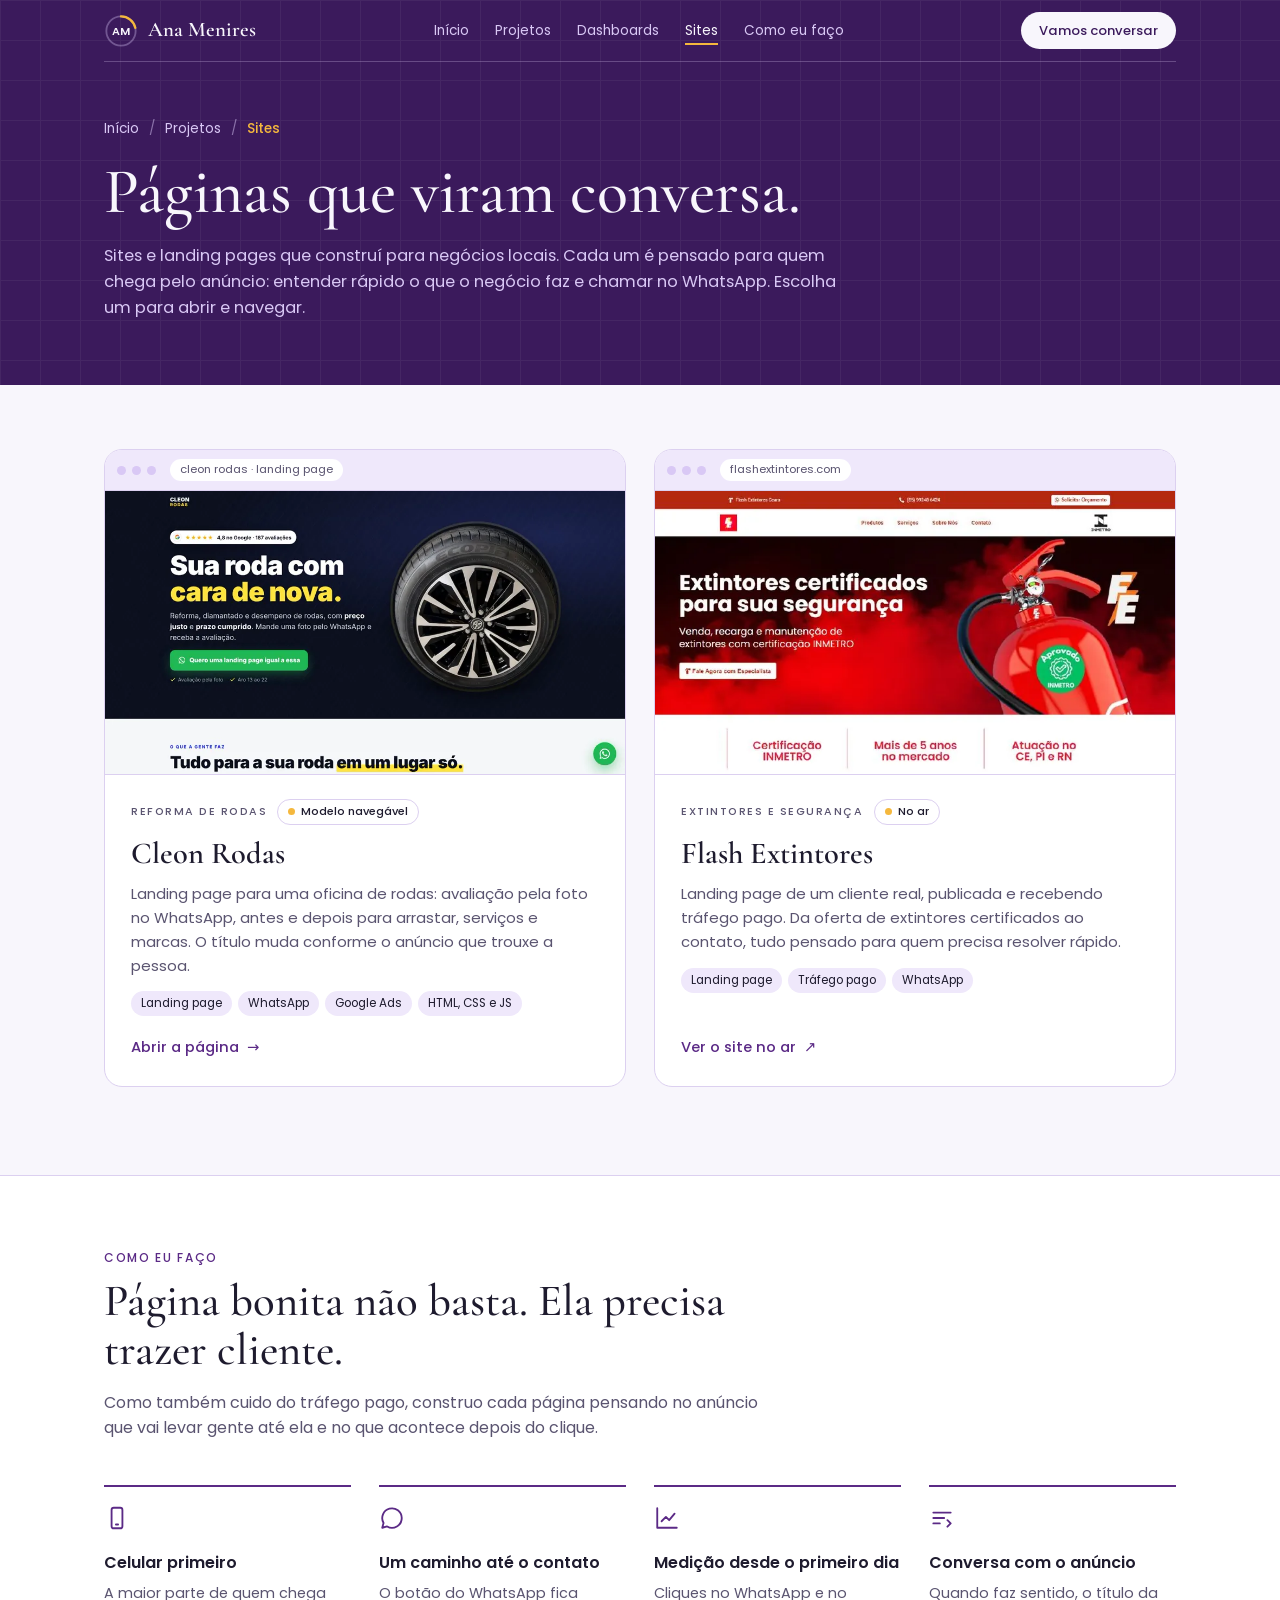
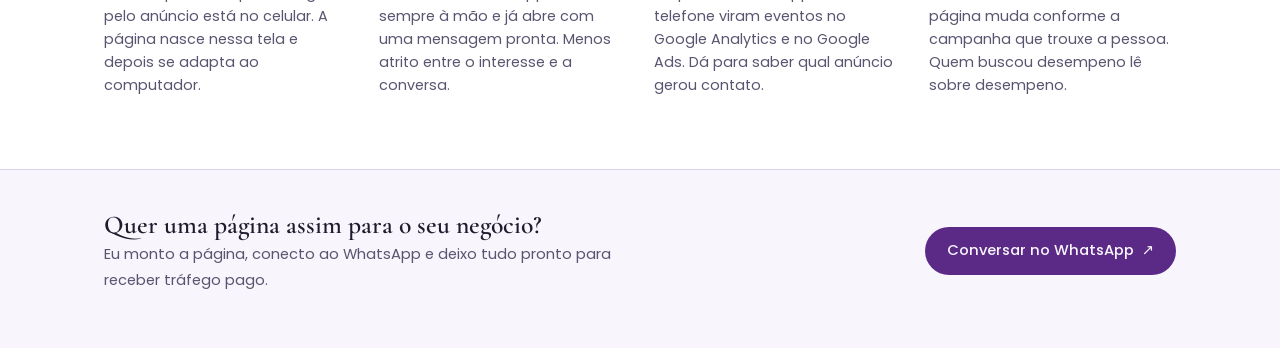
<file: projetos/sites/index.html>
<!DOCTYPE html>
<html lang="pt-BR">
<head>
<meta charset="utf-8">
<!-- Google Tag Manager -->
<script>(function(w,d,s,l,i){w[l]=w[l]||[];w[l].push({'gtm.start':
new Date().getTime(),event:'gtm.js'});var f=d.getElementsByTagName(s)[0],
j=d.createElement(s),dl=l!='dataLayer'?'&l='+l:'';j.async=true;j.src=
'https://www.googletagmanager.com/gtm.js?id='+i+dl;f.parentNode.insertBefore(j,f);
})(window,document,'script','dataLayer','GTM-NJSTGJQS');</script>
<!-- End Google Tag Manager -->
<meta name="viewport" content="width=device-width,initial-scale=1,viewport-fit=cover">
<title>Sites e landing pages · Ana Menires</title>
<meta name="description" content="Sites e landing pages que Ana Menires desenvolveu para negócios locais: feitos para o celular, com WhatsApp em um toque e medição desde o primeiro dia.">
<meta name="author" content="Ana Menires">
<link rel="canonical" href="https://anamenires.com.br/projetos/sites">
<meta name="theme-color" content="#3B1A5C">
<meta property="og:type" content="website">
<meta property="og:locale" content="pt_BR">
<meta property="og:site_name" content="Ana Menires">
<meta property="og:url" content="https://anamenires.com.br/projetos/sites">
<meta property="og:title" content="Sites e landing pages · Ana Menires">
<meta property="og:description" content="Landing pages para negócios locais, feitas para transformar visita em conversa no WhatsApp.">
<meta property="og:image" content="https://anamenires.com.br/assets/img/og-image.jpg">
<meta name="twitter:card" content="summary_large_image">
<link rel="icon" href="/favicon.ico" sizes="48x48">
<link rel="icon" href="/icon-192.png" type="image/png" sizes="192x192">
<link rel="apple-touch-icon" href="/apple-touch-icon.png">
<link rel="preconnect" href="https://fonts.googleapis.com">
<link rel="preconnect" href="https://fonts.gstatic.com" crossorigin>
<link href="https://fonts.googleapis.com/css2?family=Cormorant+Garamond:ital,wght@0,500;0,600;1,500&family=Poppins:wght@400;500;600&display=swap" rel="stylesheet">
<style>
:root{
  color-scheme:light;
  --bg:#F8F6FC; --surface:#FFFFFF; --soft:#EFE8FB; --fg:#1E1B2E; --muted:#5A5470;
  --accent:#5B2A86; --accent-fg:#F8F6FC; --line:#DCD0F0; --ring:#D9C8F5; --amber:#F5B83D;
  --hero:#3B1A5C; --hero-fg:#F8F6FC; --hero-muted:#D9C8F5; --hero-line:rgba(217,200,245,.28);
  --display:"Cormorant Garamond", Georgia, "Times New Roman", serif;
  --body:"Poppins", system-ui, -apple-system, "Segoe UI", sans-serif;
  --wrap:1120px;
}
@media (prefers-color-scheme: dark){ :root:not([data-theme="light"]){
  color-scheme:dark;
  --bg:#14111E; --surface:#1E1B2E; --soft:#1B1729; --fg:#F8F6FC; --muted:#B9AFD0;
  --accent:#D9C8F5; --accent-fg:#1E1B2E; --line:#332C48; --ring:#4A3F66;
}}
:root[data-theme="dark"]{
  color-scheme:dark;
  --bg:#14111E; --surface:#1E1B2E; --soft:#1B1729; --fg:#F8F6FC; --muted:#B9AFD0;
  --accent:#D9C8F5; --accent-fg:#1E1B2E; --line:#332C48; --ring:#4A3F66;
}
*,*::before,*::after{box-sizing:border-box}
html,body{margin:0}
body{background:var(--bg);color:var(--fg);font-family:var(--body);font-size:16px;line-height:1.6;-webkit-font-smoothing:antialiased}
a{color:inherit}
.wrap{max-width:var(--wrap);margin:0 auto;padding:0 24px}
.label{font-size:.75rem;font-weight:500;letter-spacing:.14em;text-transform:uppercase}

/* Topo */
.hero{background:var(--hero);color:var(--hero-fg);position:relative;overflow:hidden}
.hero::before{content:"";position:absolute;inset:0;opacity:.05;pointer-events:none;
  background-image:linear-gradient(var(--hero-fg) 1px,transparent 1px),linear-gradient(90deg,var(--hero-fg) 1px,transparent 1px);background-size:40px 40px}
.top{display:flex;align-items:center;justify-content:space-between;gap:16px;padding:12px 0;border-bottom:1px solid var(--hero-line);position:relative}
.brand{display:flex;align-items:center;gap:10px;text-decoration:none;flex:none}
.brand b{font-family:var(--display);font-size:1.3rem;font-weight:600;line-height:1}
html{scroll-behavior:smooth}
.nav{display:flex;gap:26px;font-size:.85rem}
.nav a{text-decoration:none;color:var(--hero-muted);padding:4px 0}
.nav a:hover{color:var(--hero-fg)}
.nav a.on{color:var(--hero-fg);box-shadow:inset 0 -2px 0 var(--amber)}
.btn-top{background:var(--hero-fg);color:var(--hero);text-decoration:none;border-radius:999px;padding:8px 18px;font-size:.82rem;font-weight:500;white-space:nowrap}
.btn-top:hover{background:#fff}
.nav a:focus-visible,.btn-top:focus-visible,.brand:focus-visible,.trilha a:focus-visible{outline:2px solid var(--amber);outline-offset:3px;border-radius:4px}
.trilha{display:flex;flex-wrap:wrap;align-items:center;gap:10px;font-size:.85rem;color:var(--hero-muted)}
.trilha a{color:var(--hero-muted);text-decoration:none}
.trilha a:hover{color:var(--hero-fg);text-decoration:underline;text-underline-offset:3px}
.trilha span{opacity:.5}
.trilha b{color:var(--amber);font-weight:500}
#como-faco{scroll-margin-top:16px}
@media (prefers-reduced-motion: reduce){html{scroll-behavior:auto}}
.intro{padding:56px 0 64px;position:relative;max-width:760px}
.intro h1{font-family:var(--display);font-weight:500;font-size:clamp(2.6rem,6vw,4rem);line-height:1.05;margin:18px 0 18px}
.intro p{color:var(--hero-muted);margin:0;font-size:1.02rem}

/* Galeria */
.galeria{padding:64px 0 88px}
.grid{display:grid;grid-template-columns:repeat(2,minmax(0,1fr));gap:28px}
.card{display:flex;flex-direction:column;background:var(--surface);border:1px solid var(--line);border-radius:18px;overflow:hidden;text-decoration:none;color:inherit;transition:transform .2s ease,box-shadow .2s ease,border-color .2s ease}
.card:hover{transform:translateY(-3px);box-shadow:0 22px 50px rgba(59,26,92,.16);border-color:var(--ring)}
.card:focus-visible{outline:2px solid var(--accent);outline-offset:3px}
.tela{background:var(--soft);border-bottom:1px solid var(--line)}
.tela .bar{display:flex;align-items:center;gap:6px;padding:9px 12px;border-bottom:1px solid var(--line)}
.tela .bar i{width:9px;height:9px;border-radius:50%;background:var(--ring)}
.tela .bar span{margin-left:8px;font-size:.7rem;color:var(--muted);background:var(--surface);padding:2px 10px;border-radius:999px;white-space:nowrap;overflow:hidden;text-overflow:ellipsis}
.tela video,.tela .thumb{display:block;width:100%;height:auto;aspect-ratio:960/522;object-fit:cover}
.tela .thumb{object-position:top center}
.corpo{padding:24px 26px 26px;display:flex;flex-direction:column;gap:12px;flex:1}
.meta{display:flex;flex-wrap:wrap;gap:8px 10px;align-items:center}
.meta .label{color:var(--muted);font-size:.68rem}
.selo{font-size:.7rem;font-weight:500;padding:3px 10px;border-radius:999px;border:1px solid var(--line);display:inline-flex;align-items:center;gap:6px}
.selo i{width:7px;height:7px;border-radius:50%;background:var(--amber)}
.card h2{font-family:var(--display);font-weight:600;font-size:1.9rem;line-height:1.1;margin:0}
.card p{margin:0;color:var(--muted);font-size:.93rem}
.chips{display:flex;flex-wrap:wrap;gap:6px;margin-top:2px}
.chips span{font-size:.74rem;padding:3px 10px;border-radius:999px;background:var(--soft)}
.abrir{margin-top:auto;padding-top:8px;font-weight:500;font-size:.92rem;color:var(--accent);display:inline-flex;align-items:center;gap:8px}
.card:hover .abrir span{transform:translateX(3px)}
.abrir span{transition:transform .2s ease}

.seguranca{background:var(--surface);border-top:1px solid var(--line);padding:72px 0}
.seg-head{max-width:680px}
.seg-head .label{color:var(--accent)}
.seg-head h2{font-family:var(--display);font-weight:500;font-size:clamp(2rem,4vw,2.8rem);line-height:1.1;margin:10px 0 14px}
.seg-head p{margin:0;color:var(--muted)}
.seg-grid{display:grid;grid-template-columns:repeat(4,minmax(0,1fr));gap:28px;margin-top:44px}
.seg-item{border-top:2px solid var(--accent);padding-top:18px}
.seg-item svg{width:26px;height:26px;color:var(--accent)}
.seg-item h3{font-size:1rem;font-weight:600;margin:12px 0 6px}
.seg-item p{margin:0;font-size:.9rem;color:var(--muted)}
@media (max-width:980px){.seg-grid{grid-template-columns:repeat(2,minmax(0,1fr))}}
@media (max-width:560px){.seg-grid{grid-template-columns:1fr}.seguranca{padding:52px 0}}
.cta{border-top:1px solid var(--line);padding:40px 0 56px}
.cta .wrap{display:flex;align-items:center;justify-content:space-between;gap:20px;flex-wrap:wrap}
.cta p{margin:0;max-width:560px}
.cta p b{display:block;font-family:var(--display);font-size:1.6rem;font-weight:600;line-height:1.2}
.cta p span{color:var(--muted);font-size:.92rem}
.btn{display:inline-flex;align-items:center;gap:8px;padding:12px 22px;border-radius:999px;background:var(--accent);color:var(--accent-fg);text-decoration:none;font-weight:500;font-size:.92rem;white-space:nowrap}
.btn:hover{filter:brightness(1.08)}

@media (max-width:820px){
  .grid{grid-template-columns:1fr}
  .intro{padding:40px 0 48px}
  .galeria{padding:40px 0 64px}
  .wrap{padding:0 16px}
}
@media (max-width:900px){ .nav a{display:none} .nav a[href="#como-faco"]{display:inline;font-size:.8rem} }
@media (max-width:420px){ .nav a[href="#como-faco"]{display:none} }
@media (max-width:400px){ .brand b{font-size:1.15rem} .btn-top{padding:7px 14px} }
@media (prefers-reduced-motion: reduce){ .card,.abrir span{transition:none} }
</style>
<script src="/assets/js/analytics.js"></script>
</head>
<body>
<!-- Google Tag Manager (noscript) -->
<noscript><iframe src="https://www.googletagmanager.com/ns.html?id=GTM-NJSTGJQS"
height="0" width="0" style="display:none;visibility:hidden"></iframe></noscript>
<!-- End Google Tag Manager (noscript) -->

<header class="hero">
  <div class="wrap">
    <div class="top">
      <a class="brand" href="/" aria-label="Ana Menires, página inicial">
        <svg viewBox="0 0 260 260" width="34" height="34" aria-hidden="true">
          <circle cx="130" cy="130" r="112" fill="none" stroke="rgba(217,200,245,.35)" stroke-width="14"/>
          <circle cx="130" cy="130" r="112" fill="none" stroke="#F5B83D" stroke-width="18" stroke-linecap="round" stroke-dasharray="150 554" transform="rotate(-90 130 130)"/>
          <text x="130" y="158" text-anchor="middle" font-family="Poppins, system-ui, sans-serif" font-size="84" font-weight="600" letter-spacing="-3" fill="#F8F6FC">AM</text>
        </svg>
        <b>Ana Menires</b>
      </a>
      <nav class="nav" aria-label="Navegação">
        <a href="/">Início</a><a href="/projetos">Projetos</a><a href="/projetos/dashboards">Dashboards</a><a class="on" href="/projetos/sites" aria-current="page">Sites</a><a href="#como-faco">Como eu faço</a>
      </nav>
      <a class="btn-top" href="https://wa.me/5585998559462?text=Ol%C3%A1%2C%20Ana!%20Vi%20seus%20sites%20e%20quero%20uma%20p%C3%A1gina%20para%20o%20meu%20neg%C3%B3cio." target="_blank" rel="noopener">Vamos conversar</a>
    </div>
    <div class="intro">
      <nav class="trilha" aria-label="Você está em">
        <a href="/">Início</a><span aria-hidden="true">/</span><a href="/projetos">Projetos</a><span aria-hidden="true">/</span><b aria-current="page">Sites</b>
      </nav>
      <h1>Páginas que viram conversa.</h1>
      <p>Sites e landing pages que construí para negócios locais. Cada um é pensado para quem chega pelo anúncio: entender rápido o que o negócio faz e chamar no WhatsApp. Escolha um para abrir e navegar.</p>
    </div>
  </div>
</header>

<main class="galeria">
  <div class="wrap">
    <div class="grid">

      <a class="card" href="/projetos/sites/cleon-rodas">
        <div class="tela">
          <div class="bar" aria-hidden="true"><i></i><i></i><i></i><span>cleon rodas · landing page</span></div>
          <video src="/assets/video/sites/cleon-rodas.mp4" poster="/assets/img/sites/cleon-rodas-poster.webp" autoplay muted loop playsinline preload="metadata" width="960" height="522" aria-hidden="true"></video>
        </div>
        <div class="corpo">
          <div class="meta"><span class="label">Reforma de rodas</span><span class="selo"><i></i>Modelo navegável</span></div>
          <h2>Cleon Rodas</h2>
          <p>Landing page para uma oficina de rodas: avaliação pela foto no WhatsApp, antes e depois para arrastar, serviços e marcas. O título muda conforme o anúncio que trouxe a pessoa.</p>
          <div class="chips"><span>Landing page</span><span>WhatsApp</span><span>Google Ads</span><span>HTML, CSS e JS</span></div>
          <span class="abrir">Abrir a página <span aria-hidden="true">→</span></span>
        </div>
      </a>

      <a class="card" href="https://flashextintores.com/" target="_blank" rel="noopener">
        <div class="tela">
          <div class="bar" aria-hidden="true"><i></i><i></i><i></i><span>flashextintores.com</span></div>
          <img class="thumb" src="/assets/img/lp-flash.webp" alt="" width="800" height="3754" loading="lazy" decoding="async">
        </div>
        <div class="corpo">
          <div class="meta"><span class="label">Extintores e segurança</span><span class="selo"><i></i>No ar</span></div>
          <h2>Flash Extintores</h2>
          <p>Landing page de um cliente real, publicada e recebendo tráfego pago. Da oferta de extintores certificados ao contato, tudo pensado para quem precisa resolver rápido.</p>
          <div class="chips"><span>Landing page</span><span>Tráfego pago</span><span>WhatsApp</span></div>
          <span class="abrir">Ver o site no ar <span aria-hidden="true">↗</span></span>
        </div>
      </a>

    </div>
  </div>
</main>

<section class="seguranca" id="como-faco" aria-labelledby="como-titulo">
  <div class="wrap">
    <div class="seg-head">
      <p class="label">Como eu faço</p>
      <h2 id="como-titulo">Página bonita não basta. Ela precisa trazer cliente.</h2>
      <p>Como também cuido do tráfego pago, construo cada página pensando no anúncio que vai levar gente até ela e no que acontece depois do clique.</p>
    </div>
    <div class="seg-grid">
      <div class="seg-item">
        <svg viewBox="0 0 24 24" fill="none" stroke="currentColor" stroke-width="1.7" stroke-linecap="round" stroke-linejoin="round" aria-hidden="true"><rect x="7" y="2.5" width="10" height="19" rx="2"/><path d="M11 18h2"/></svg>
        <h3>Celular primeiro</h3>
        <p>A maior parte de quem chega pelo anúncio está no celular. A página nasce nessa tela e depois se adapta ao computador.</p>
      </div>
      <div class="seg-item">
        <svg viewBox="0 0 24 24" fill="none" stroke="currentColor" stroke-width="1.7" stroke-linecap="round" stroke-linejoin="round" aria-hidden="true"><path d="M21 12a9 9 0 0 1-13.5 7.8L3 21l1.2-4.4A9 9 0 1 1 21 12z"/></svg>
        <h3>Um caminho até o contato</h3>
        <p>O botão do WhatsApp fica sempre à mão e já abre com uma mensagem pronta. Menos atrito entre o interesse e a conversa.</p>
      </div>
      <div class="seg-item">
        <svg viewBox="0 0 24 24" fill="none" stroke="currentColor" stroke-width="1.7" stroke-linecap="round" stroke-linejoin="round" aria-hidden="true"><path d="M3 3v18h18"/><path d="M7 15l4-4 3 3 5-6"/></svg>
        <h3>Medição desde o primeiro dia</h3>
        <p>Cliques no WhatsApp e no telefone viram eventos no Google Analytics e no Google Ads. Dá para saber qual anúncio gerou contato.</p>
      </div>
      <div class="seg-item">
        <svg viewBox="0 0 24 24" fill="none" stroke="currentColor" stroke-width="1.7" stroke-linecap="round" stroke-linejoin="round" aria-hidden="true"><path d="M4 7h16M4 12h10M4 17h6"/><path d="M17 14l3 3-3 3"/></svg>
        <h3>Conversa com o anúncio</h3>
        <p>Quando faz sentido, o título da página muda conforme a campanha que trouxe a pessoa. Quem buscou desempeno lê sobre desempeno.</p>
      </div>
    </div>
  </div>
</section>

<section class="cta">
  <div class="wrap">
    <p><b>Quer uma página assim para o seu negócio?</b><span>Eu monto a página, conecto ao WhatsApp e deixo tudo pronto para receber tráfego pago.</span></p>
    <a class="btn" href="https://wa.me/5585998559462?text=Ol%C3%A1%2C%20Ana!%20Vi%20seus%20sites%20e%20quero%20uma%20p%C3%A1gina%20para%20o%20meu%20neg%C3%B3cio." target="_blank" rel="noopener">Conversar no WhatsApp <span aria-hidden="true">↗</span></a>
  </div>
</section>

</body>
</html>
</file>
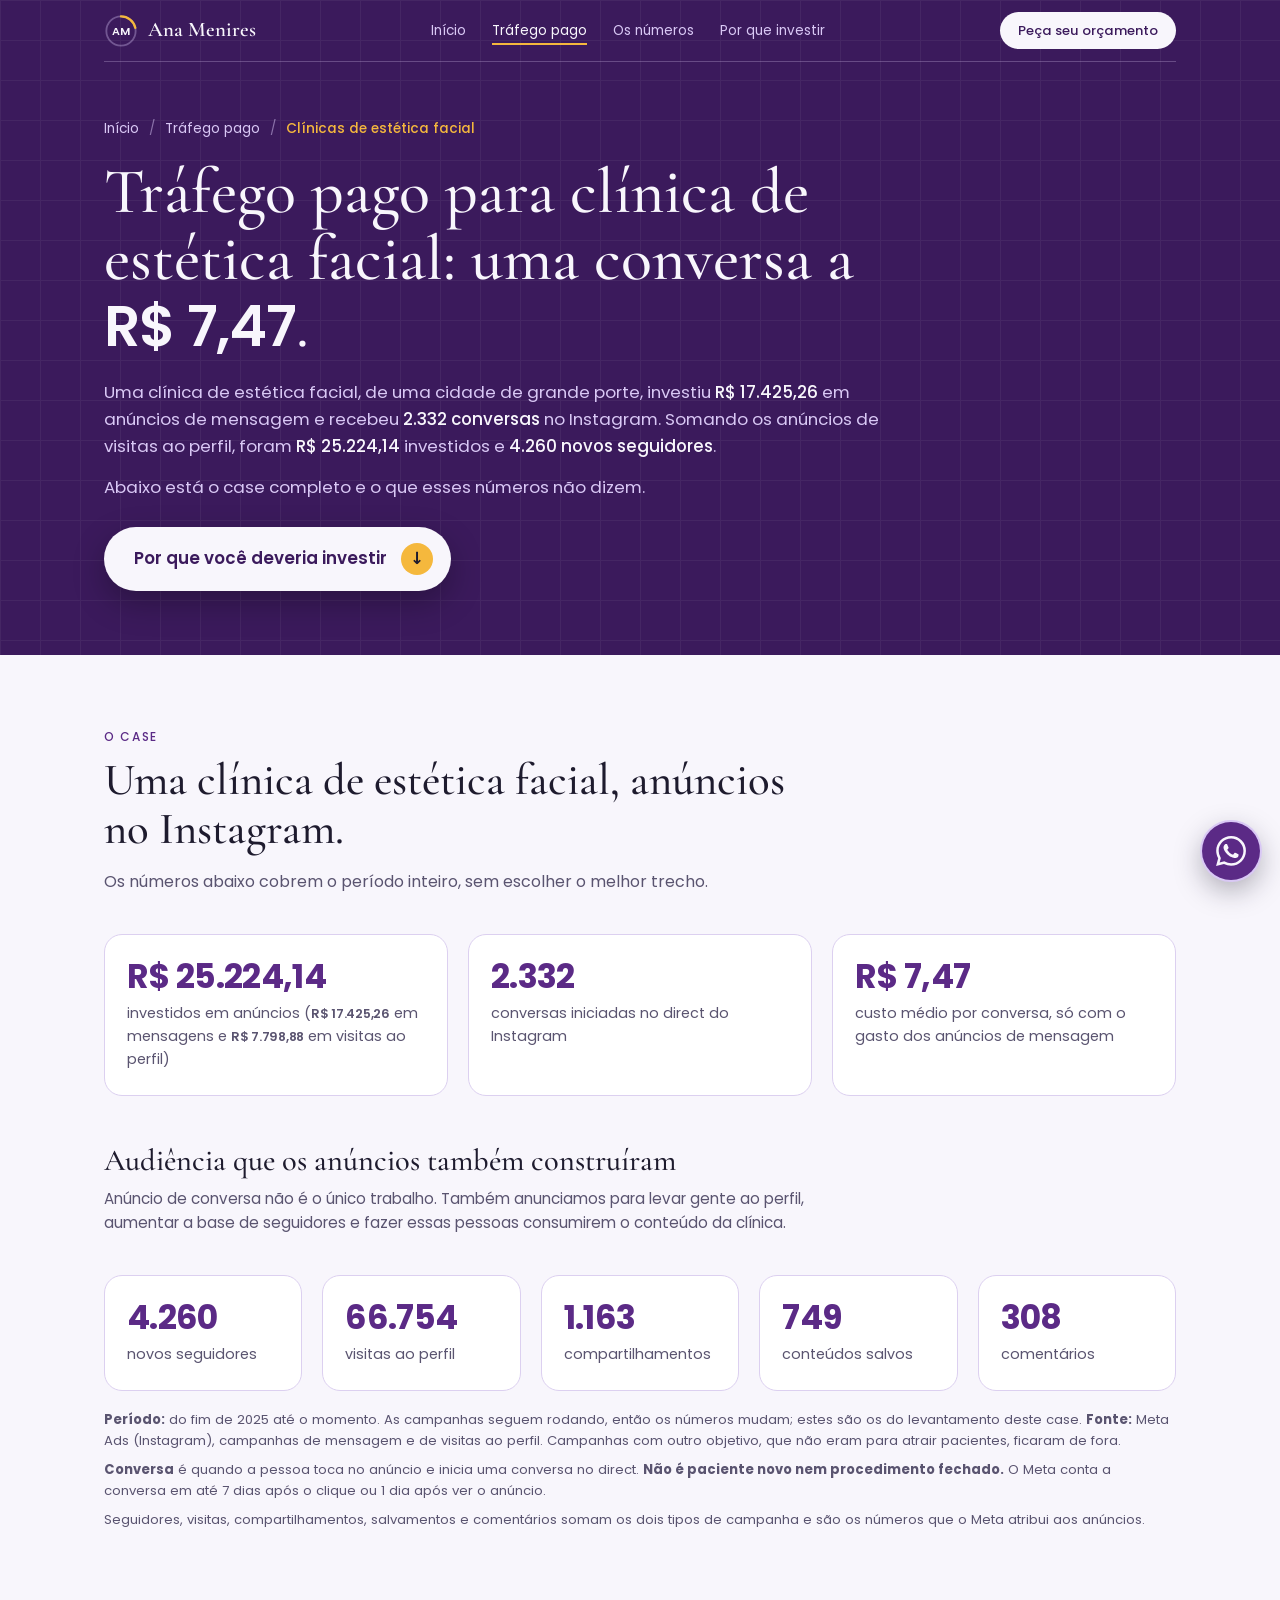
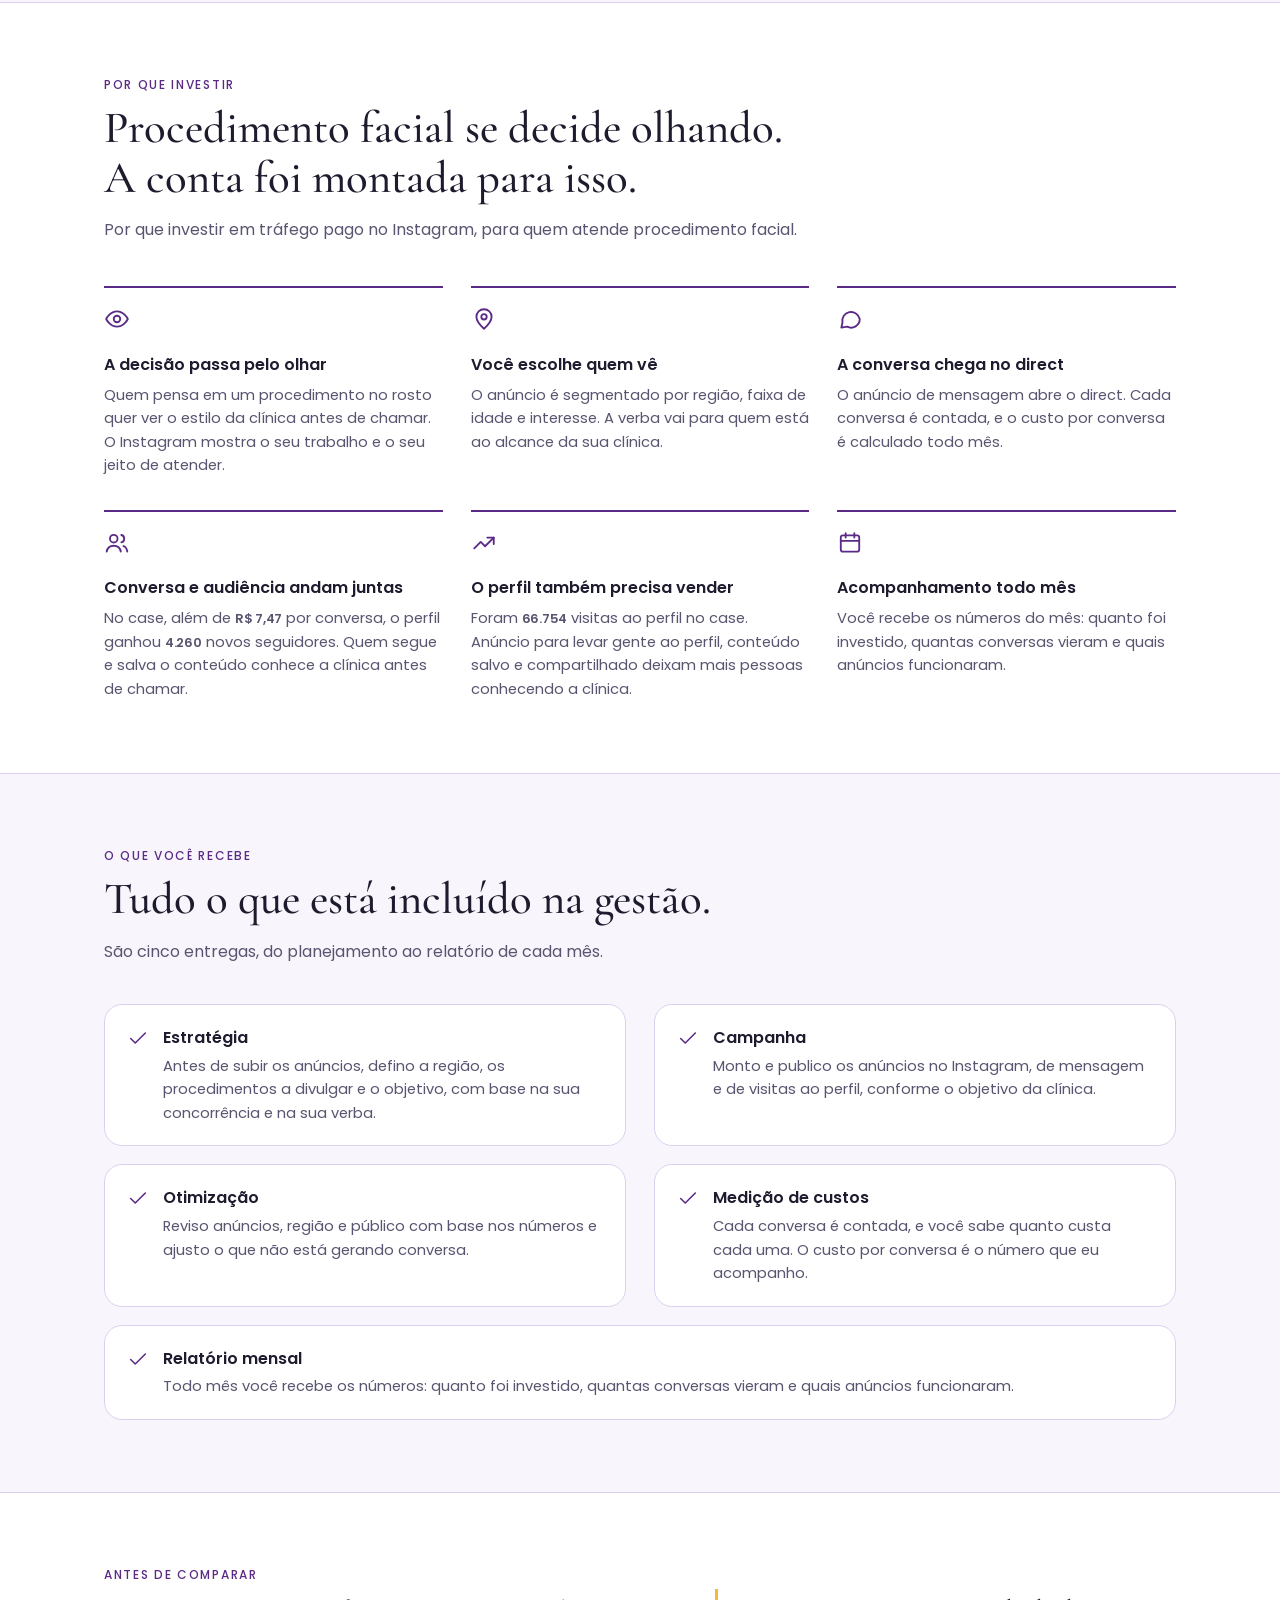
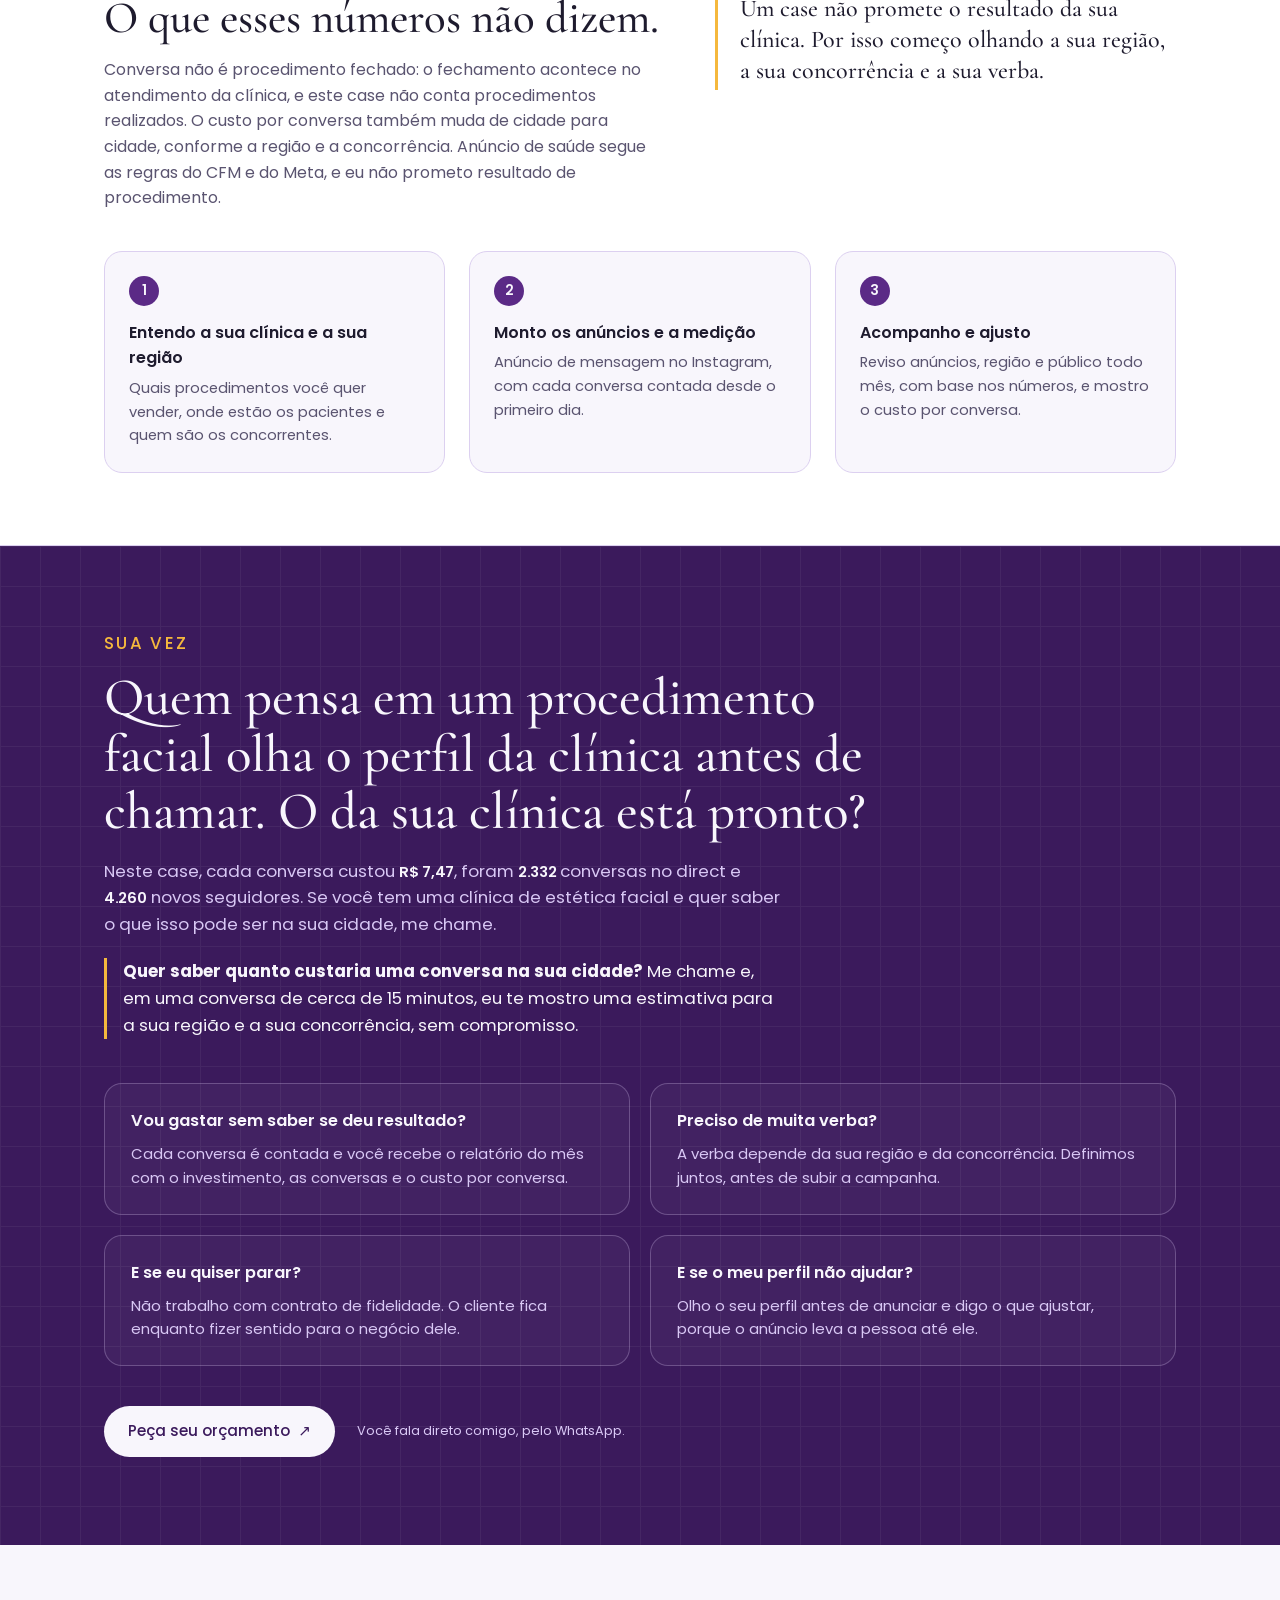
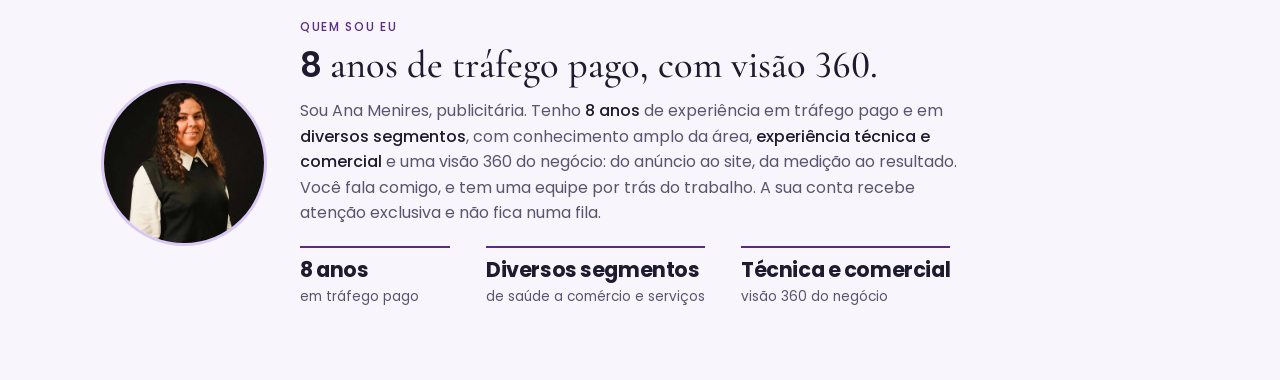
<file: trafego/clinicas-de-estetica-facial/index.html>
<!DOCTYPE html>
<html lang="pt-BR">
<head>
<meta charset="utf-8">
<!-- Google Tag Manager -->
<script>(function(w,d,s,l,i){w[l]=w[l]||[];w[l].push({'gtm.start':
new Date().getTime(),event:'gtm.js'});var f=d.getElementsByTagName(s)[0],
j=d.createElement(s),dl=l!='dataLayer'?'&l='+l:'';j.async=true;j.src=
'https://www.googletagmanager.com/gtm.js?id='+i+dl;f.parentNode.insertBefore(j,f);
})(window,document,'script','dataLayer','GTM-NJSTGJQS');</script>
<!-- End Google Tag Manager -->
<meta name="viewport" content="width=device-width,initial-scale=1,viewport-fit=cover">
<title>Tráfego pago para clínicas de estética facial · Ana Menires</title>
<meta name="description" content="Case real de anúncios no Instagram para uma clínica de estética facial: R$ 7,47 por conversa, 2.332 conversas e 4.260 novos seguidores. Veja os números e peça seu orçamento.">
<meta name="author" content="Ana Menires">
<link rel="canonical" href="https://anamenires.com.br/trafego/clinicas-de-estetica-facial">
<meta name="theme-color" content="#3B1A5C">
<meta property="og:type" content="website">
<meta property="og:locale" content="pt_BR">
<meta property="og:site_name" content="Ana Menires">
<meta property="og:url" content="https://anamenires.com.br/trafego/clinicas-de-estetica-facial">
<meta property="og:title" content="Tráfego pago para clínicas de estética facial · Ana Menires">
<meta property="og:description" content="Case real: R$ 7,47 por conversa no Instagram para uma clínica de estética facial, com os números do período.">
<meta property="og:image" content="https://anamenires.com.br/assets/img/og-image.jpg">
<meta name="twitter:card" content="summary_large_image">
<link rel="icon" href="/favicon.ico" sizes="48x48">
<link rel="icon" href="/icon-192.png" type="image/png" sizes="192x192">
<link rel="apple-touch-icon" href="/apple-touch-icon.png">
<link rel="preconnect" href="https://fonts.googleapis.com">
<link rel="preconnect" href="https://fonts.gstatic.com" crossorigin>
<link href="https://fonts.googleapis.com/css2?family=Cormorant+Garamond:ital,wght@0,500;0,600;1,500&family=Poppins:wght@400;500;600;700&display=swap" rel="stylesheet">
<script type="application/ld+json">{"@context": "https://schema.org", "@type": "Service", "name": "Gestão de tráfego pago no Instagram para clínicas de estética facial", "serviceType": "Tráfego pago", "description": "Anúncios no Instagram para clínicas de estética facial: conversas no direct, visitas ao perfil e crescimento de seguidores, com acompanhamento mensal.", "provider": {"@type": "Person", "name": "Ana Menires", "url": "https://anamenires.com.br/"}, "areaServed": "BR", "audience": {"@type": "Audience", "audienceType": "Clínicas de estética facial"}, "url": "https://anamenires.com.br/trafego/clinicas-de-estetica-facial"}</script>
<style>
:root{
  color-scheme:light;
  --bg:#F8F6FC; --surface:#FFFFFF; --soft:#EFE8FB; --fg:#1E1B2E; --muted:#5A5470;
  --accent:#5B2A86; --accent-fg:#F8F6FC; --line:#DCD0F0; --ring:#D9C8F5; --amber:#F5B83D;
  --hero:#3B1A5C; --hero-fg:#F8F6FC; --hero-muted:#D9C8F5; --hero-line:rgba(217,200,245,.28);
  --display:"Cormorant Garamond", Georgia, "Times New Roman", serif;
  --body:"Poppins", system-ui, -apple-system, "Segoe UI", sans-serif;
  --wrap:1120px;
}
@media (prefers-color-scheme: dark){ :root:not([data-theme="light"]){
  color-scheme:dark;
  --bg:#14111E; --surface:#1E1B2E; --soft:#1B1729; --fg:#F8F6FC; --muted:#B9AFD0;
  --accent:#D9C8F5; --accent-fg:#1E1B2E; --line:#332C48; --ring:#4A3F66;
}}
:root[data-theme="dark"]{
  color-scheme:dark;
  --bg:#14111E; --surface:#1E1B2E; --soft:#1B1729; --fg:#F8F6FC; --muted:#B9AFD0;
  --accent:#D9C8F5; --accent-fg:#1E1B2E; --line:#332C48; --ring:#4A3F66;
}
*,*::before,*::after{box-sizing:border-box}
h1,h2,.quote,.cta p b{font-variant-numeric:lining-nums}
.num{font-family:var(--body);font-weight:600;letter-spacing:-.02em;font-size:.88em;white-space:nowrap}
html,body{margin:0}
html{scroll-behavior:smooth}
body{background:var(--bg);color:var(--fg);font-family:var(--body);font-size:16px;line-height:1.6;-webkit-font-smoothing:antialiased}
a{color:inherit}
.wrap{max-width:var(--wrap);margin:0 auto;padding:0 24px}
.label{font-size:.75rem;font-weight:500;letter-spacing:.14em;text-transform:uppercase}
.sr{position:absolute;width:1px;height:1px;overflow:hidden;clip:rect(0 0 0 0);white-space:nowrap}
.skip{position:absolute;left:-999px;top:8px;background:var(--bg);color:var(--accent);padding:10px 16px;border-radius:8px;z-index:100;font-weight:500}
.skip:focus{left:12px;outline:2px solid var(--amber);outline-offset:2px}
.num,.stat .n,.porano b,.quem-fatos strong{font-variant-numeric:lining-nums tabular-nums}
section[id]{scroll-margin-top:16px}

/* Topo */
.hero{background:var(--hero);color:var(--hero-fg);position:relative;overflow:hidden}
.hero::before{content:"";position:absolute;inset:0;opacity:.05;pointer-events:none;
  background-image:linear-gradient(var(--hero-fg) 1px,transparent 1px),linear-gradient(90deg,var(--hero-fg) 1px,transparent 1px);background-size:40px 40px}
.top{display:flex;align-items:center;justify-content:space-between;gap:16px;padding:12px 0;border-bottom:1px solid var(--hero-line);position:relative}
.brand{display:flex;align-items:center;gap:10px;text-decoration:none;flex:none}
.brand b{font-family:var(--display);font-size:1.3rem;font-weight:600;line-height:1}
.nav{display:flex;gap:26px;font-size:.85rem}
.nav a{text-decoration:none;color:var(--hero-muted);padding:4px 0}
.nav a:hover{color:var(--hero-fg)}
.nav a.on{color:var(--hero-fg);box-shadow:inset 0 -2px 0 var(--amber)}
.btn-top{background:var(--hero-fg);color:var(--hero);text-decoration:none;border-radius:999px;padding:8px 18px;font-size:.82rem;font-weight:500;white-space:nowrap}
.btn-top:hover{background:#fff}
.nav a:focus-visible,.btn-top:focus-visible,.brand:focus-visible,.trilha a:focus-visible,.btn:focus-visible,.btn-hero:focus-visible,summary:focus-visible{outline:2px solid var(--amber);outline-offset:3px;border-radius:4px}
.trilha{display:flex;flex-wrap:wrap;align-items:center;gap:10px;font-size:.85rem;color:var(--hero-muted)}
.trilha a{color:var(--hero-muted);text-decoration:none}
.trilha a:hover{color:var(--hero-fg);text-decoration:underline;text-underline-offset:3px}
.trilha span{opacity:.5}
.trilha b{color:var(--amber);font-weight:500}
.intro{padding:56px 0 64px;position:relative;max-width:800px}
.intro h1{font-family:var(--display);font-weight:500;font-size:clamp(2.5rem,6vw,4rem);line-height:1.05;margin:18px 0 20px}
.intro p{color:var(--hero-muted);margin:0 0 14px;font-size:1.05rem}
.intro p b{color:var(--hero-fg);font-weight:500}
.hero-acoes{display:flex;flex-wrap:wrap;align-items:center;gap:14px 22px;margin-top:26px}
.btn-hero{display:inline-flex;align-items:center;gap:8px;padding:13px 24px;border-radius:999px;background:var(--hero-fg);color:var(--hero);text-decoration:none;font-weight:500;font-size:.95rem;white-space:nowrap}
.btn-hero:hover{background:#fff}
.sigilo{font-size:.8rem;color:var(--hero-muted)}

/* Seções */
.sec{padding:72px 0}
.sec.alt{background:var(--surface);border-top:1px solid var(--line);border-bottom:1px solid var(--line)}
.sec-head{max-width:720px}
.sec-head .label{color:var(--accent)}
.sec-head h2{font-family:var(--display);font-weight:500;font-size:clamp(2rem,4vw,2.8rem);line-height:1.1;margin:10px 0 14px}
.sec-head p{margin:0;color:var(--muted)}

/* Números */
.stats{display:grid;grid-template-columns:repeat(3,minmax(0,1fr));gap:20px;margin-top:40px}
.stat{background:var(--surface);border:1px solid var(--line);border-radius:18px;padding:24px 22px;display:flex;flex-direction:column;gap:6px}
.stat .n{font-family:var(--body);font-weight:700;font-size:clamp(1.7rem,2.6vw,2.15rem);line-height:1.1;letter-spacing:-.02em;color:var(--accent);white-space:nowrap;font-variant-numeric:lining-nums tabular-nums}
.stat .t{font-size:.9rem;color:var(--muted)}
.stat.pend{border-style:dashed;border-color:var(--amber)}
.nota{margin:18px 0 0;font-size:.82rem;color:var(--muted)}

/* Gráficos */
.charts{display:grid;gap:28px;margin-top:40px}
.chart{background:var(--surface);border:1px solid var(--line);border-radius:18px;padding:24px 24px 18px}
.chart h3{font-size:1rem;font-weight:600;margin:0 0 4px}
.chart .sub{margin:0 0 18px;font-size:.85rem;color:var(--muted)}
.ch{position:relative;height:190px;margin-left:34px}
.ch svg{position:absolute;inset:0;width:100%;height:100%;display:block;overflow:visible}
.ch .grid{stroke:var(--line);stroke-width:1;vector-effect:non-scaling-stroke}
.ch .bar{fill:var(--accent)}
.ch .bar:hover{opacity:.7}
.ch .ln{fill:none;stroke:var(--amber);stroke-width:2.5;stroke-linejoin:round;stroke-linecap:round;vector-effect:non-scaling-stroke}
.ch .avg{stroke:var(--muted);stroke-width:1.5;stroke-dasharray:5 4;vector-effect:non-scaling-stroke}
.ch .hit{fill:transparent}
.ch .hit:hover{fill:rgba(91,42,134,.07)}
.yl{position:absolute;left:-34px;width:28px;text-align:right;font-size:.7rem;color:var(--muted);transform:translateY(50%);line-height:1}
.xl{display:grid;margin:8px 0 0 34px;font-size:.72rem;color:var(--muted)}
.xl span{border-left:1px solid var(--line);padding-left:6px}
.porano{display:grid;grid-template-columns:repeat(4,minmax(0,1fr));gap:20px;margin-top:28px}
.porano div{border-top:2px solid var(--accent);padding-top:12px}
.porano .ya{display:block;font-size:.8rem;color:var(--muted)}
.porano b{font-family:var(--body);font-size:1.5rem;font-weight:700;line-height:1.2;letter-spacing:-.02em;font-variant-numeric:lining-nums tabular-nums}
.leitura{margin:28px 0 0;max-width:760px;color:var(--muted);font-size:.95rem}
.leitura b{color:var(--fg);font-weight:500}
details.mes{margin-top:22px;background:var(--surface);border:1px solid var(--line);border-radius:14px;padding:0 20px}
details.mes summary{cursor:pointer;padding:14px 0;font-weight:500;font-size:.92rem;color:var(--accent);list-style:none}
details.mes summary::-webkit-details-marker{display:none}
details.mes summary::after{content:" +";}
details.mes[open] summary::after{content:" −"}
.tabwrap{overflow-x:auto;padding-bottom:16px}
table{width:100%;border-collapse:collapse;font-size:.85rem;min-width:520px}
th,td{padding:8px 10px;text-align:right;border-bottom:1px solid var(--line);white-space:nowrap}
thead th{font-weight:500;color:var(--muted);font-size:.75rem}
tbody th,tfoot th{text-align:left;font-weight:500}
tfoot th,tfoot td{font-weight:600;border-bottom:0;border-top:2px solid var(--accent)}
thead th:first-child{text-align:left}

/* Por que funciona */
.por-que{display:grid;grid-template-columns:repeat(3,minmax(0,1fr));gap:32px 28px;margin-top:44px}
.pq{border-top:2px solid var(--accent);padding-top:18px}
.pq svg{width:26px;height:26px;color:var(--accent)}
.pq h3{font-size:1rem;font-weight:600;margin:12px 0 6px}
.pq p{margin:0;font-size:.92rem;color:var(--muted)}
.pq p b{color:var(--fg);font-weight:500}

/* Limites + passos */
.limites{display:grid;grid-template-columns:1.1fr .9fr;gap:48px;align-items:start}
.limites .quote{border-left:3px solid var(--amber);padding:4px 0 4px 22px;font-family:var(--display);font-size:1.5rem;line-height:1.3;font-weight:500}
.passos{list-style:none;margin:40px 0 0;padding:0;display:grid;grid-template-columns:repeat(3,minmax(0,1fr));gap:24px;counter-reset:p}
.passos li{counter-increment:p;background:var(--bg);border:1px solid var(--line);border-radius:18px;padding:24px}
.passos li::before{content:counter(p);display:inline-flex;align-items:center;justify-content:center;width:30px;height:30px;border-radius:50%;background:var(--accent);color:var(--accent-fg);font-weight:600;font-size:.85rem}
.passos h3{font-size:1rem;font-weight:600;margin:14px 0 6px}
.passos p{margin:0;font-size:.92rem;color:var(--muted)}

.btn{display:inline-flex;align-items:center;gap:8px;padding:13px 26px;border-radius:999px;background:var(--accent);color:var(--accent-fg);text-decoration:none;font-weight:500;font-size:.95rem;white-space:nowrap}
.btn:hover{filter:brightness(1.08)}


.btn-ghost{display:inline-flex;align-items:center;gap:8px;padding:12px 22px;border-radius:999px;border:1px solid var(--hero-line);color:var(--hero-fg);text-decoration:none;font-weight:500;font-size:.95rem;white-space:nowrap}
.btn-ghost:hover{border-color:var(--hero-fg);background:rgba(248,246,252,.08)}
.btn-ghost:focus-visible{outline:2px solid var(--amber);outline-offset:3px}
.final{background:var(--hero);color:var(--hero-fg);padding:84px 0 88px;position:relative;overflow:hidden}
.final::before{content:"";position:absolute;inset:0;opacity:.05;pointer-events:none;
  background-image:linear-gradient(var(--hero-fg) 1px,transparent 1px),linear-gradient(90deg,var(--hero-fg) 1px,transparent 1px);background-size:40px 40px}
.final .wrap{position:relative}
.final-head{max-width:800px}
.final-head .label{color:var(--amber)}
.final-head h2{font-family:var(--display);font-weight:500;font-size:clamp(2.1rem,4.6vw,3.3rem);line-height:1.08;margin:12px 0 18px}
.final-head p{margin:0;color:var(--hero-muted);font-size:1.05rem;max-width:680px}
.duvidas{display:grid;grid-template-columns:repeat(2,minmax(0,1fr));gap:20px;margin-top:44px}
.duv{border:1px solid var(--hero-line);background:rgba(248,246,252,.04);border-radius:18px;padding:24px 26px}
.duv h3{font-size:1.02rem;font-weight:600;margin:0 0 8px;color:var(--hero-fg)}
.duv p{margin:0;font-size:.93rem;color:var(--hero-muted)}
.duv p b{color:var(--hero-fg);font-weight:600}
.duv a{color:var(--hero-fg);text-underline-offset:3px}
.final-cta{display:flex;flex-wrap:wrap;align-items:center;gap:14px 22px;margin-top:40px}
.final .num{color:var(--hero-fg)}
@media (max-width:820px){ .duvidas{grid-template-columns:1fr} .final{padding:56px 0 60px} }


.btn-hero.destaque{padding:16px 18px 16px 30px;font-size:1.05rem;font-weight:600;gap:14px;box-shadow:0 12px 32px rgba(0,0,0,.28);transition:transform .15s ease,box-shadow .2s ease}
.btn-hero.destaque:hover{transform:translateY(-2px);box-shadow:0 16px 38px rgba(0,0,0,.34)}
.btn-hero .seta{display:inline-flex;align-items:center;justify-content:center;width:32px;height:32px;border-radius:50%;background:var(--amber);color:#1E1B2E;font-size:1.05rem;line-height:1}
.wa-flutuante{position:fixed;right:max(20px,env(safe-area-inset-right));bottom:max(20px,env(safe-area-inset-bottom));z-index:50;display:flex;flex-direction:row-reverse;align-items:center;height:58px;min-width:58px;border-radius:999px;background:#5B2A86;color:#F8F6FC;text-decoration:none;box-shadow:0 0 0 2px #D9C8F5,0 10px 28px rgba(30,27,46,.35);transition:box-shadow .2s ease,transform .15s ease}
.wa-flutuante:hover,.wa-flutuante:focus-visible{transform:translateY(-2px);box-shadow:0 0 0 2px #D9C8F5,0 14px 34px rgba(30,27,46,.42)}
.wa-flutuante:focus-visible{outline:2px solid var(--amber);outline-offset:4px}
.wa-flutuante svg{width:30px;height:30px;flex:none;margin:0 14px}
.wa-txt{max-width:0;overflow:hidden;white-space:nowrap;opacity:0;font-weight:500;font-size:.95rem;transition:max-width .25s ease,opacity .2s ease,padding .25s ease}
.wa-flutuante:hover .wa-txt,.wa-flutuante:focus-visible .wa-txt{max-width:170px;opacity:1;padding-left:20px}
.wa-flutuante.mostrar .wa-txt{max-width:170px;opacity:1;padding-left:20px}
@media (prefers-reduced-motion: reduce){.wa-txt,.wa-flutuante,.btn-hero.destaque{transition:none}}


.quem-grid{display:grid;grid-template-columns:160px 1fr;gap:36px;align-items:center;max-width:860px}
.quem-foto{width:160px;height:160px;border-radius:50%;object-fit:cover;object-position:50% 18%;box-shadow:0 0 0 3px var(--ring)}
.quem .label{color:var(--accent)}
.quem h2{font-family:var(--display);font-weight:500;font-size:clamp(1.8rem,3.4vw,2.4rem);line-height:1.1;margin:8px 0 12px}
.quem p{margin:0;color:var(--muted)}
.quem p b{color:var(--fg);font-weight:500}
.quem-fatos{display:flex;flex-wrap:wrap;gap:12px 36px;margin-top:20px}
.quem-fatos div{border-top:2px solid var(--accent);padding-top:10px;min-width:150px}
.quem-fatos strong{display:block;font-weight:700;font-size:1.3rem;line-height:1.2;letter-spacing:-.02em;font-variant-numeric:lining-nums}
.quem-fatos span{font-size:.85rem;color:var(--muted)}
@media (max-width:640px){ .quem-grid{grid-template-columns:1fr;gap:20px} .quem-foto{width:110px;height:110px} }

@media (max-width:980px){
  .stats{grid-template-columns:repeat(2,minmax(0,1fr))}
  .por-que{grid-template-columns:repeat(2,minmax(0,1fr))}
  .limites{grid-template-columns:1fr;gap:28px}
}
@media (max-width:820px){
  .wrap{padding:0 16px}
  .intro{padding:40px 0 48px}
  .sec{padding:52px 0}
  .passos{grid-template-columns:1fr}
  .porano{grid-template-columns:repeat(2,minmax(0,1fr))}
  .chart{padding:20px 16px 14px}
  .ch{height:160px}
}
@media (max-width:900px){ .nav{display:none} }
@media (max-width:560px){ .por-que{grid-template-columns:1fr} .stat{padding:18px 16px} }
@media (max-width:400px){ .brand b{font-size:1.15rem} .btn-top{padding:7px 14px} }
.entrega{list-style:none;margin:40px 0 0;padding:0;display:grid;grid-template-columns:repeat(2,minmax(0,1fr));gap:18px 28px}
.entrega li{display:flex;gap:14px;align-items:flex-start;background:var(--surface);border:1px solid var(--line);border-radius:18px;padding:20px 22px}
.sec.alt .entrega li{background:var(--bg)}
.entrega li:last-child:nth-child(odd){grid-column:1/-1}
.entrega svg{flex:none;width:22px;height:22px;color:var(--accent);margin-top:2px}
.entrega h3{font-size:1rem;font-weight:600;margin:0 0 4px}
.entrega p{margin:0;font-size:.92rem;color:var(--muted)}
.final-head p.oferta{margin-top:20px;padding-left:16px;border-left:3px solid var(--amber);color:var(--hero-fg)}
@media (max-width:820px){.entrega{grid-template-columns:1fr}}
@media (max-width:360px){ .brand b{display:none} .btn-hero.destaque{white-space:normal;padding:14px 14px 14px 22px;font-size:.95rem;gap:10px} }
@media (prefers-reduced-motion: reduce){ html{scroll-behavior:auto} }

.sub-h{font-family:var(--display);font-weight:500;font-size:clamp(1.5rem,3vw,1.9rem);line-height:1.15;margin:48px 0 8px}
.sub-p{margin:0;max-width:720px;color:var(--muted);font-size:.95rem}
.stats.auto{grid-template-columns:repeat(auto-fit,minmax(170px,1fr))}
@media (max-width:560px){.stats.tres{grid-template-columns:1fr}}
.nota+.nota{margin-top:8px}
</style>
<script src="/assets/js/analytics.js"></script>
</head>
<body>
<!-- Google Tag Manager (noscript) -->
<noscript><iframe src="https://www.googletagmanager.com/ns.html?id=GTM-NJSTGJQS"
height="0" width="0" style="display:none;visibility:hidden"></iframe></noscript>
<!-- End Google Tag Manager (noscript) -->
<a class="skip" href="#conteudo">Pular para o conteúdo</a>

<header class="hero">
  <div class="wrap">
    <div class="top">
      <a class="brand" href="/" aria-label="Ana Menires, página inicial">
        <svg viewBox="0 0 260 260" width="34" height="34" aria-hidden="true">
          <circle cx="130" cy="130" r="112" fill="none" stroke="rgba(217,200,245,.35)" stroke-width="14"/>
          <circle cx="130" cy="130" r="112" fill="none" stroke="#F5B83D" stroke-width="18" stroke-linecap="round" stroke-dasharray="150 554" transform="rotate(-90 130 130)"/>
          <text x="130" y="158" text-anchor="middle" font-family="Poppins, system-ui, sans-serif" font-size="84" font-weight="600" letter-spacing="-3" fill="#F8F6FC">AM</text>
        </svg>
        <b>Ana Menires</b>
      </a>
      <nav class="nav" aria-label="Navegação">
        <a href="/">Início</a><a class="on" href="/#trafego" aria-current="page">Tráfego pago</a><a href="#numeros">Os números</a><a href="#por-que-investir" data-acao="estetica-facial-menu-por-que-investir">Por que investir</a>
      </nav>
      <a class="btn-top" data-acao="estetica-facial-whatsapp-topo" href="https://wa.me/5585998559462?text=Ol%C3%A1%2C%20Ana%21%20Vi%20o%20case%20de%20tr%C3%A1fego%20pago%20no%20Instagram%20para%20cl%C3%ADnicas%20de%20est%C3%A9tica%20facial%20e%20quero%20falar%20sobre%20a%20minha%20cl%C3%ADnica." target="_blank" rel="noopener">Peça seu orçamento</a>
    </div>
    <div class="intro">
      <nav class="trilha" aria-label="Você está em">
        <a href="/">Início</a><span aria-hidden="true">/</span><a href="/#trafego">Tráfego pago</a><span aria-hidden="true">/</span><b aria-current="page">Clínicas de estética facial</b>
      </nav>
      <h1>Tráfego pago para clínica de estética facial: uma conversa a <span class="num">R$&nbsp;7,47</span>.</h1>
      <p>Uma clínica de estética facial, de uma cidade de grande porte, investiu <b>R$&nbsp;17.425,26</b> em anúncios de mensagem e recebeu <b>2.332 conversas</b> no Instagram. Somando os anúncios de visitas ao perfil, foram <b>R$&nbsp;25.224,14</b> investidos e <b>4.260 novos seguidores</b>.</p>
      <p>Abaixo está o case completo e o que esses números não dizem.</p>
      <div class="hero-acoes">
        <a class="btn-hero destaque" data-acao="estetica-facial-hero-por-que-investir" href="#por-que-investir">Por que você deveria investir <span class="seta" aria-hidden="true">↓</span></a>
      </div>
    </div>
  </div>
</header>

<main id="conteudo">

<section class="sec" id="numeros" aria-labelledby="num-t">
  <div class="wrap">
    <div class="sec-head">
      <p class="label">O case</p>
      <h2 id="num-t">Uma clínica de estética facial, anúncios no Instagram.</h2>
      <p>Os números abaixo cobrem o período inteiro, sem escolher o melhor trecho.</p>
    </div>

    <div class="stats tres">
      <div class="stat"><span class="n">R$ 25.224,14</span><span class="t">investidos em anúncios (<span class="num">R$ 17.425,26</span> em mensagens e <span class="num">R$ 7.798,88</span> em visitas ao perfil)</span></div>
      <div class="stat"><span class="n">2.332</span><span class="t">conversas iniciadas no direct do Instagram</span></div>
      <div class="stat"><span class="n">R$ 7,47</span><span class="t">custo médio por conversa, só com o gasto dos anúncios de mensagem</span></div>
    </div>

    <h3 class="sub-h">Audiência que os anúncios também construíram</h3>
    <p class="sub-p">Anúncio de conversa não é o único trabalho. Também anunciamos para levar gente ao perfil, aumentar a base de seguidores e fazer essas pessoas consumirem o conteúdo da clínica.</p>
    <div class="stats auto">
      <div class="stat"><span class="n">4.260</span><span class="t">novos seguidores</span></div>
      <div class="stat"><span class="n">66.754</span><span class="t">visitas ao perfil</span></div>
      <div class="stat"><span class="n">1.163</span><span class="t">compartilhamentos</span></div>
      <div class="stat"><span class="n">749</span><span class="t">conteúdos salvos</span></div>
      <div class="stat"><span class="n">308</span><span class="t">comentários</span></div>
    </div>

    <p class="nota"><b>Período:</b> do fim de 2025 até o momento. As campanhas seguem rodando, então os números mudam; estes são os do levantamento deste case. <b>Fonte:</b> Meta Ads (Instagram), campanhas de mensagem e de visitas ao perfil. Campanhas com outro objetivo, que não eram para atrair pacientes, ficaram de fora.</p>
    <p class="nota"><b>Conversa</b> é quando a pessoa toca no anúncio e inicia uma conversa no direct. <b>Não é paciente novo nem procedimento fechado.</b> O Meta conta a conversa em até 7 dias após o clique ou 1 dia após ver o anúncio.</p>
    <p class="nota">Seguidores, visitas, compartilhamentos, salvamentos e comentários somam os dois tipos de campanha e são os números que o Meta atribui aos anúncios.</p>
  </div>
</section>

<section class="sec alt" id="por-que-investir" aria-labelledby="pq-t">
  <div class="wrap">
    <div class="sec-head">
      <p class="label">Por que investir</p>
      <h2 id="pq-t">Procedimento facial se decide olhando. A conta foi montada para isso.</h2>
      <p>Por que investir em tráfego pago no Instagram, para quem atende procedimento facial.</p>
    </div>
    <div class="por-que">
      <div class="pq">
        <svg viewBox="0 0 24 24" fill="none" stroke="currentColor" stroke-width="1.7" stroke-linecap="round" stroke-linejoin="round" aria-hidden="true"><path d="M2 12s3.5-7 10-7 10 7 10 7-3.5 7-10 7S2 12 2 12Z"/><circle cx="12" cy="12" r="3"/></svg>
        <h3>A decisão passa pelo olhar</h3>
        <p>Quem pensa em um procedimento no rosto quer ver o estilo da clínica antes de chamar. O Instagram mostra o seu trabalho e o seu jeito de atender.</p>
      </div>
      <div class="pq">
        <svg viewBox="0 0 24 24" fill="none" stroke="currentColor" stroke-width="1.7" stroke-linecap="round" stroke-linejoin="round" aria-hidden="true"><path d="M12 21s-7-6.2-7-11a7 7 0 0 1 14 0c0 4.8-7 11-7 11Z"/><circle cx="12" cy="10" r="2.5"/></svg>
        <h3>Você escolhe quem vê</h3>
        <p>O anúncio é segmentado por região, faixa de idade e interesse. A verba vai para quem está ao alcance da sua clínica.</p>
      </div>
      <div class="pq">
        <svg viewBox="0 0 24 24" fill="none" stroke="currentColor" stroke-width="1.7" stroke-linecap="round" stroke-linejoin="round" aria-hidden="true"><path d="M21 12a8 8 0 0 1-11.6 7.1L4 20l1-4.6A8 8 0 1 1 21 12Z"/></svg>
        <h3>A conversa chega no direct</h3>
        <p>O anúncio de mensagem abre o direct. Cada conversa é contada, e o custo por conversa é calculado todo mês.</p>
      </div>
      <div class="pq">
        <svg viewBox="0 0 24 24" fill="none" stroke="currentColor" stroke-width="1.7" stroke-linecap="round" stroke-linejoin="round" aria-hidden="true"><circle cx="9" cy="8" r="3.5"/><path d="M2.5 20c.6-3.6 3.2-5.5 6.5-5.5s5.9 1.9 6.5 5.5"/><path d="M16 4.6a3.5 3.5 0 0 1 0 6.8M18 14.8c2 .6 3.1 2.3 3.5 5.2"/></svg>
        <h3>Conversa e audiência andam juntas</h3>
        <p>No case, além de <span class="num">R$ 7,47</span> por conversa, o perfil ganhou <span class="num">4.260</span> novos seguidores. Quem segue e salva o conteúdo conhece a clínica antes de chamar.</p>
      </div>
      <div class="pq">
        <svg viewBox="0 0 24 24" fill="none" stroke="currentColor" stroke-width="1.7" stroke-linecap="round" stroke-linejoin="round" aria-hidden="true"><path d="M3 17l6-6 4 4 8-8"/><path d="M15 7h6v6"/></svg>
        <h3>O perfil também precisa vender</h3>
        <p>Foram <span class="num">66.754</span> visitas ao perfil no case. Anúncio para levar gente ao perfil, conteúdo salvo e compartilhado deixam mais pessoas conhecendo a clínica.</p>
      </div>
      <div class="pq">
        <svg viewBox="0 0 24 24" fill="none" stroke="currentColor" stroke-width="1.7" stroke-linecap="round" stroke-linejoin="round" aria-hidden="true"><rect x="3.5" y="5" width="17" height="15" rx="2"/><path d="M3.5 10h17M8 3v4M16 3v4"/></svg>
        <h3>Acompanhamento todo mês</h3>
        <p>Você recebe os números do mês: quanto foi investido, quantas conversas vieram e quais anúncios funcionaram.</p>
      </div>
    </div>
  </div>
</section>

<section class="sec" id="o-que-recebe" aria-labelledby="rec-t">
  <div class="wrap">
    <div class="sec-head">
      <p class="label">O que você recebe</p>
      <h2 id="rec-t">Tudo o que está incluído na gestão.</h2>
      <p>São cinco entregas, do planejamento ao relatório de cada mês.</p>
    </div>
    <ul class="entrega">
      <li><svg viewBox="0 0 24 24" fill="none" stroke="currentColor" stroke-width="1.7" stroke-linecap="round" stroke-linejoin="round" aria-hidden="true"><path d="M4 12.5l5 5L20 6.5"/></svg><div><h3>Estratégia</h3><p>Antes de subir os anúncios, defino a região, os procedimentos a divulgar e o objetivo, com base na sua concorrência e na sua verba.</p></div></li>
      <li><svg viewBox="0 0 24 24" fill="none" stroke="currentColor" stroke-width="1.7" stroke-linecap="round" stroke-linejoin="round" aria-hidden="true"><path d="M4 12.5l5 5L20 6.5"/></svg><div><h3>Campanha</h3><p>Monto e publico os anúncios no Instagram, de mensagem e de visitas ao perfil, conforme o objetivo da clínica.</p></div></li>
      <li><svg viewBox="0 0 24 24" fill="none" stroke="currentColor" stroke-width="1.7" stroke-linecap="round" stroke-linejoin="round" aria-hidden="true"><path d="M4 12.5l5 5L20 6.5"/></svg><div><h3>Otimização</h3><p>Reviso anúncios, região e público com base nos números e ajusto o que não está gerando conversa.</p></div></li>
      <li><svg viewBox="0 0 24 24" fill="none" stroke="currentColor" stroke-width="1.7" stroke-linecap="round" stroke-linejoin="round" aria-hidden="true"><path d="M4 12.5l5 5L20 6.5"/></svg><div><h3>Medição de custos</h3><p>Cada conversa é contada, e você sabe quanto custa cada uma. O custo por conversa é o número que eu acompanho.</p></div></li>
      <li><svg viewBox="0 0 24 24" fill="none" stroke="currentColor" stroke-width="1.7" stroke-linecap="round" stroke-linejoin="round" aria-hidden="true"><path d="M4 12.5l5 5L20 6.5"/></svg><div><h3>Relatório mensal</h3><p>Todo mês você recebe os números: quanto foi investido, quantas conversas vieram e quais anúncios funcionaram.</p></div></li>
    </ul>
  </div>
</section>

<section class="sec alt" aria-labelledby="lim-t">
  <div class="wrap">
    <div class="limites">
      <div class="sec-head">
        <p class="label">Antes de comparar</p>
        <h2 id="lim-t">O que esses números não dizem.</h2>
        <p>Conversa não é procedimento fechado: o fechamento acontece no atendimento da clínica, e este case não conta procedimentos realizados. O custo por conversa também muda de cidade para cidade, conforme a região e a concorrência. Anúncio de saúde segue as regras do CFM e do Meta, e eu não prometo resultado de procedimento.</p>
      </div>
      <p class="quote">Um case não promete o resultado da sua clínica. Por isso começo olhando a sua região, a sua concorrência e a sua verba.</p>
    </div>

    <ol class="passos">
      <li>
        <h3>Entendo a sua clínica e a sua região</h3>
        <p>Quais procedimentos você quer vender, onde estão os pacientes e quem são os concorrentes.</p>
      </li>
      <li>
        <h3>Monto os anúncios e a medição</h3>
        <p>Anúncio de mensagem no Instagram, com cada conversa contada desde o primeiro dia.</p>
      </li>
      <li>
        <h3>Acompanho e ajusto</h3>
        <p>Reviso anúncios, região e público todo mês, com base nos números, e mostro o custo por conversa.</p>
      </li>
    </ol>
  </div>
</section>

<section class="final" aria-labelledby="cta-t">
  <div class="wrap">
    <div class="final-head">
      <p class="label">Sua vez</p>
      <h2 id="cta-t">Quem pensa em um procedimento facial olha o perfil da clínica antes de chamar. O da sua clínica está pronto?</h2>
      <p>Neste case, cada conversa custou <span class="num">R$ 7,47</span>, foram <span class="num">2.332</span> conversas no direct e <span class="num">4.260</span> novos seguidores. Se você tem uma clínica de estética facial e quer saber o que isso pode ser na sua cidade, me chame.</p>
      <p class="oferta"><b>Quer saber quanto custaria uma conversa na sua cidade?</b> Me chame e, em uma conversa de cerca de 15 minutos, eu te mostro uma estimativa para a sua região e a sua concorrência, sem compromisso.</p>
    </div>

    <div class="duvidas">
      <div class="duv">
        <h3>Vou gastar sem saber se deu resultado?</h3>
        <p>Cada conversa é contada e você recebe o relatório do mês com o investimento, as conversas e o custo por conversa.</p>
      </div>
      <div class="duv">
        <h3>Preciso de muita verba?</h3>
        <p>A verba depende da sua região e da concorrência. Definimos juntos, antes de subir a campanha.</p>
      </div>
      <div class="duv">
        <h3>E se eu quiser parar?</h3>
        <p>Não trabalho com contrato de fidelidade. O cliente fica enquanto fizer sentido para o negócio dele.</p>
      </div>
      <div class="duv">
        <h3>E se o meu perfil não ajudar?</h3>
        <p>Olho o seu perfil antes de anunciar e digo o que ajustar, porque o anúncio leva a pessoa até ele.</p>
      </div>
    </div>

    <div class="final-cta">
      <a class="btn-hero" data-acao="estetica-facial-whatsapp-final" href="https://wa.me/5585998559462?text=Ol%C3%A1%2C%20Ana%21%20Vi%20o%20case%20de%20tr%C3%A1fego%20pago%20no%20Instagram%20para%20cl%C3%ADnicas%20de%20est%C3%A9tica%20facial%20e%20quero%20falar%20sobre%20a%20minha%20cl%C3%ADnica." target="_blank" rel="noopener">Peça seu orçamento <span aria-hidden="true">↗</span></a>
      <span class="sigilo">Você fala direto comigo, pelo WhatsApp.</span>
    </div>
  </div>
</section>

<section class="sec quem" aria-labelledby="quem-t">
  <div class="wrap">
    <div class="quem-grid">
      <img class="quem-foto" src="/assets/img/ana.webp" alt="Ana Menires" width="160" height="160" loading="lazy" decoding="async">
      <div>
        <p class="label">Quem sou eu</p>
        <h2 id="quem-t"><span class="num">8</span> anos de tráfego pago, com visão 360.</h2>
        <p>Sou Ana Menires, publicitária. Tenho <b>8 anos</b> de experiência em tráfego pago e em <b>diversos segmentos</b>, com conhecimento amplo da área, <b>experiência técnica e comercial</b> e uma visão 360 do negócio: do anúncio ao site, da medição ao resultado. Você fala comigo, e tem uma equipe por trás do trabalho. A sua conta recebe atenção exclusiva e não fica numa fila.</p>
        <div class="quem-fatos">
          <div><strong>8 anos</strong><span>em tráfego pago</span></div>
          <div><strong>Diversos segmentos</strong><span>de saúde a comércio e serviços</span></div>
          <div><strong>Técnica e comercial</strong><span>visão 360 do negócio</span></div>
        </div>
      </div>
    </div>
  </div>
</section>

</main>

<a class="wa-flutuante" data-acao="estetica-facial-whatsapp-flutuante" href="https://wa.me/5585998559462?text=Ol%C3%A1%2C%20Ana%21%20Vi%20o%20case%20de%20tr%C3%A1fego%20pago%20no%20Instagram%20para%20cl%C3%ADnicas%20de%20est%C3%A9tica%20facial%20e%20quero%20falar%20sobre%20a%20minha%20cl%C3%ADnica." target="_blank" rel="noopener" aria-label="Vamos conversar no WhatsApp">
  <svg viewBox="0 0 24 24" fill="currentColor" aria-hidden="true"><path d="M17.472 14.382c-.297-.149-1.758-.867-2.03-.967-.273-.099-.471-.148-.67.15-.197.297-.767.966-.94 1.164-.173.199-.347.223-.644.075-.297-.15-1.255-.463-2.39-1.475-.883-.788-1.48-1.761-1.653-2.059-.173-.297-.018-.458.13-.606.134-.133.298-.347.446-.52.149-.174.198-.298.298-.497.099-.198.05-.371-.025-.52-.075-.149-.669-1.612-.916-2.207-.242-.579-.487-.5-.669-.51-.173-.008-.371-.01-.57-.01-.198 0-.52.074-.792.372-.272.297-1.04 1.016-1.04 2.479 0 1.462 1.065 2.875 1.213 3.074.149.198 2.096 3.2 5.077 4.487.709.306 1.262.489 1.694.625.712.227 1.36.195 1.871.118.571-.085 1.758-.719 2.006-1.413.248-.694.248-1.289.173-1.413-.074-.124-.272-.198-.57-.347m-5.421 7.403h-.004a9.87 9.87 0 01-5.031-1.378l-.361-.214-3.741.982.998-3.648-.235-.374a9.86 9.86 0 01-1.51-5.26c.001-5.45 4.436-9.884 9.888-9.884 2.64 0 5.122 1.03 6.988 2.898a9.825 9.825 0 012.893 6.994c-.003 5.45-4.437 9.884-9.885 9.884m8.413-18.297A11.815 11.815 0 0012.05 0C5.495 0 .16 5.335.157 11.892c0 2.096.547 4.142 1.588 5.945L.057 24l6.305-1.654a11.882 11.882 0 005.683 1.448h.005c6.554 0 11.89-5.335 11.893-11.893a11.821 11.821 0 00-3.48-8.413Z"/></svg>
  <span class="wa-txt">Vamos conversar</span>
</a>

<script src="/assets/js/wa-flutuante.js" defer></script>
</body>
</html>
</file>
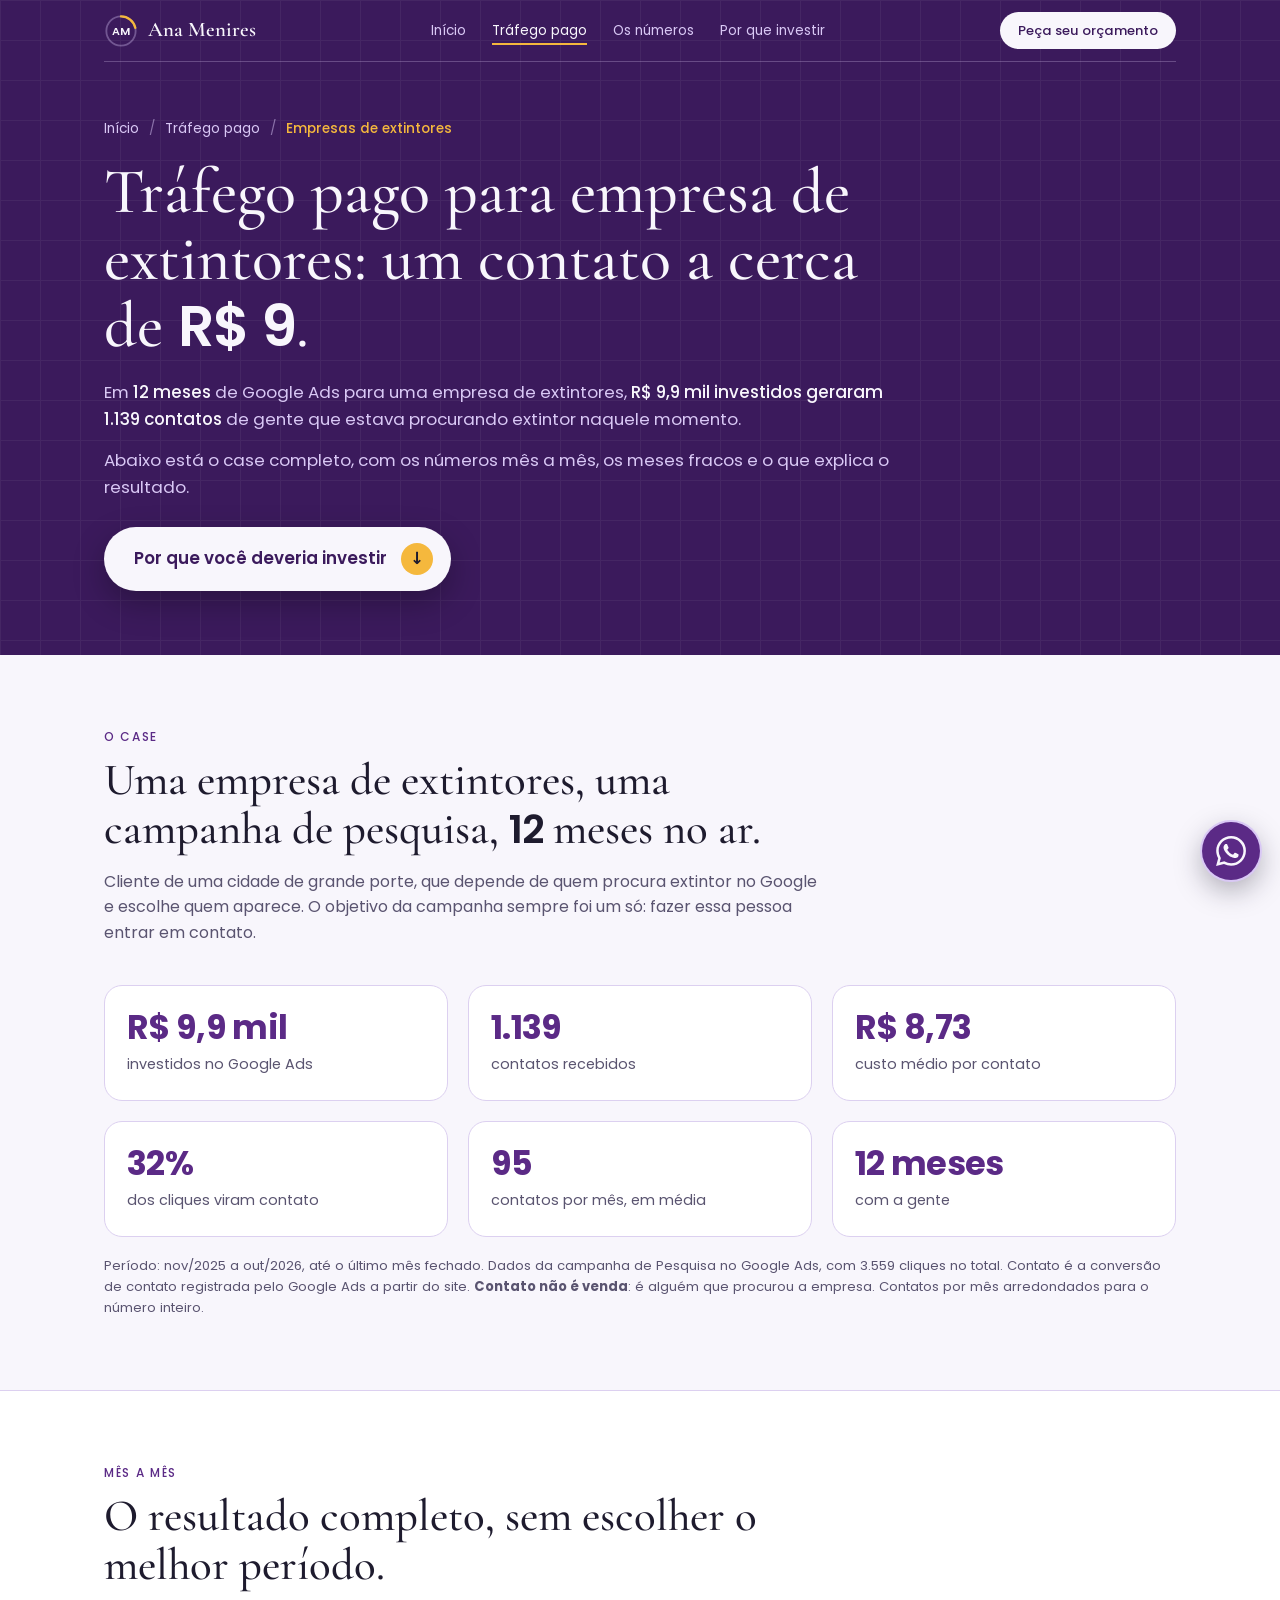
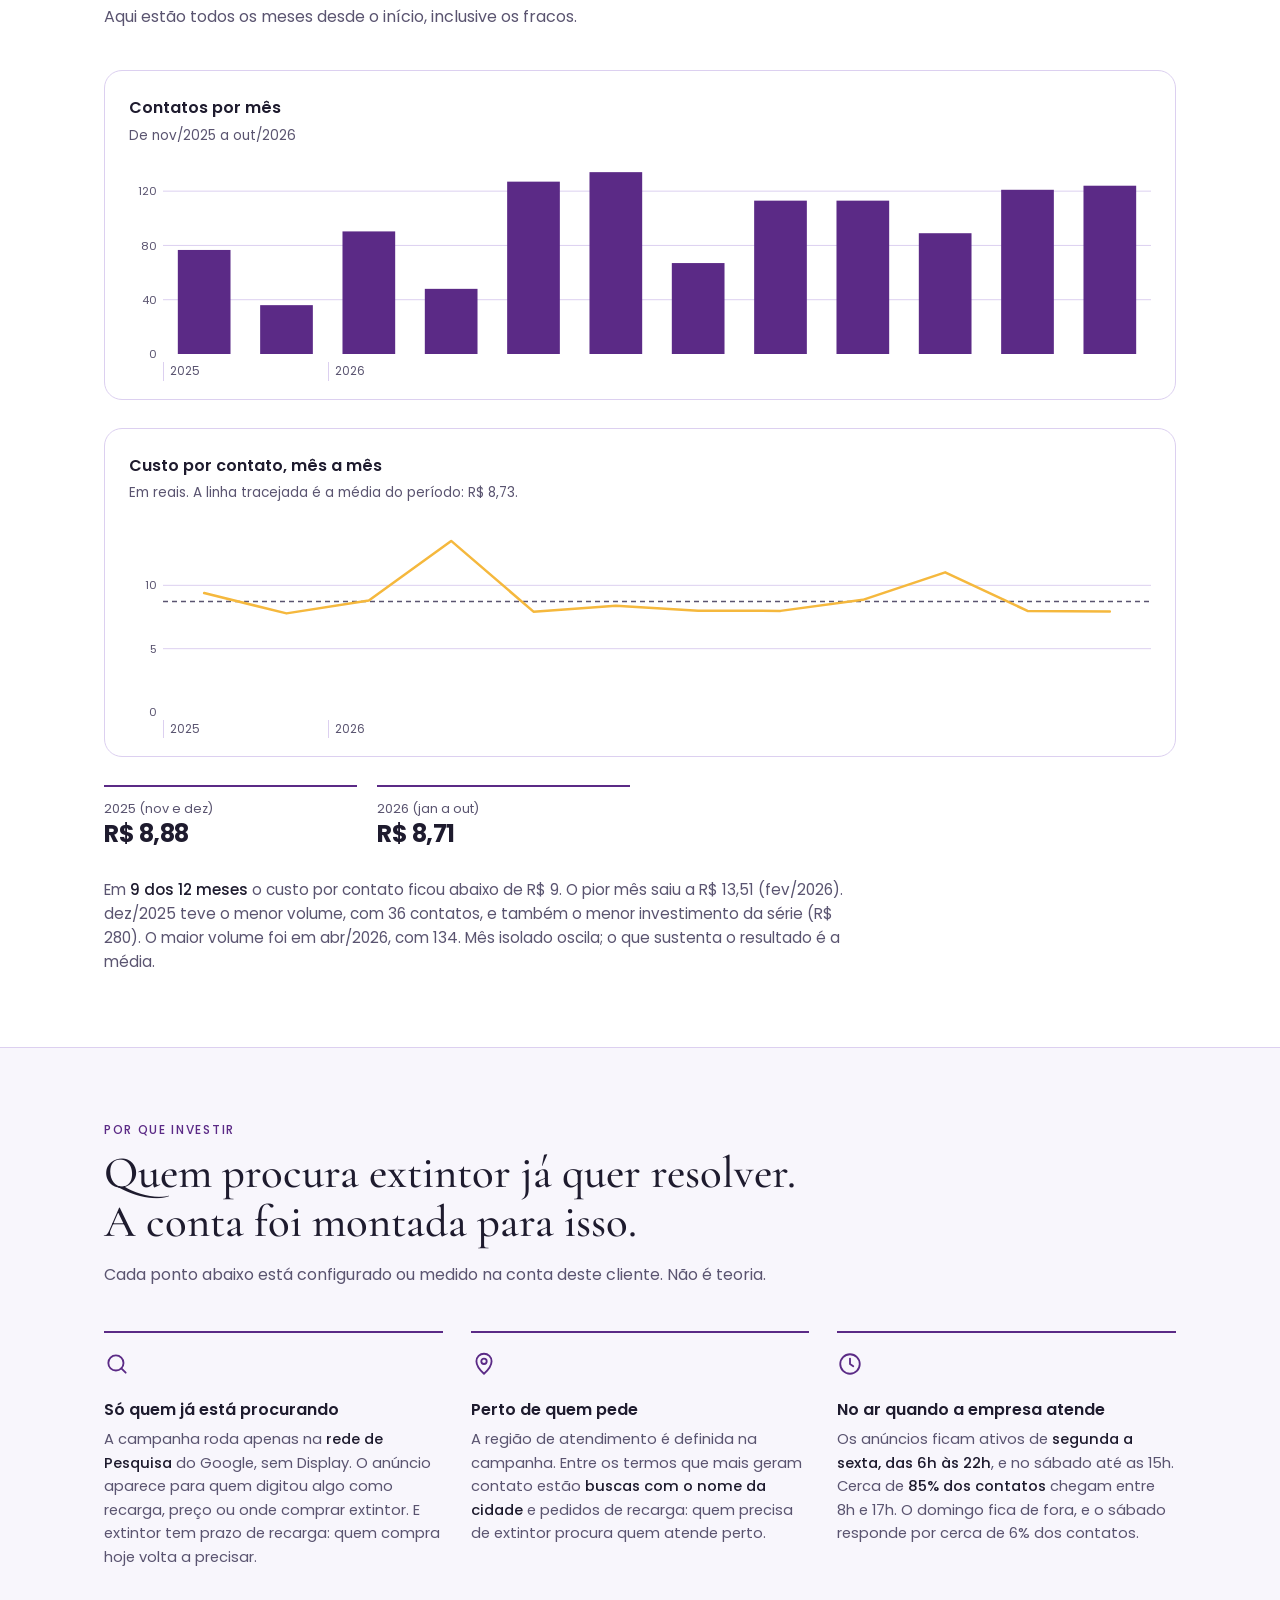
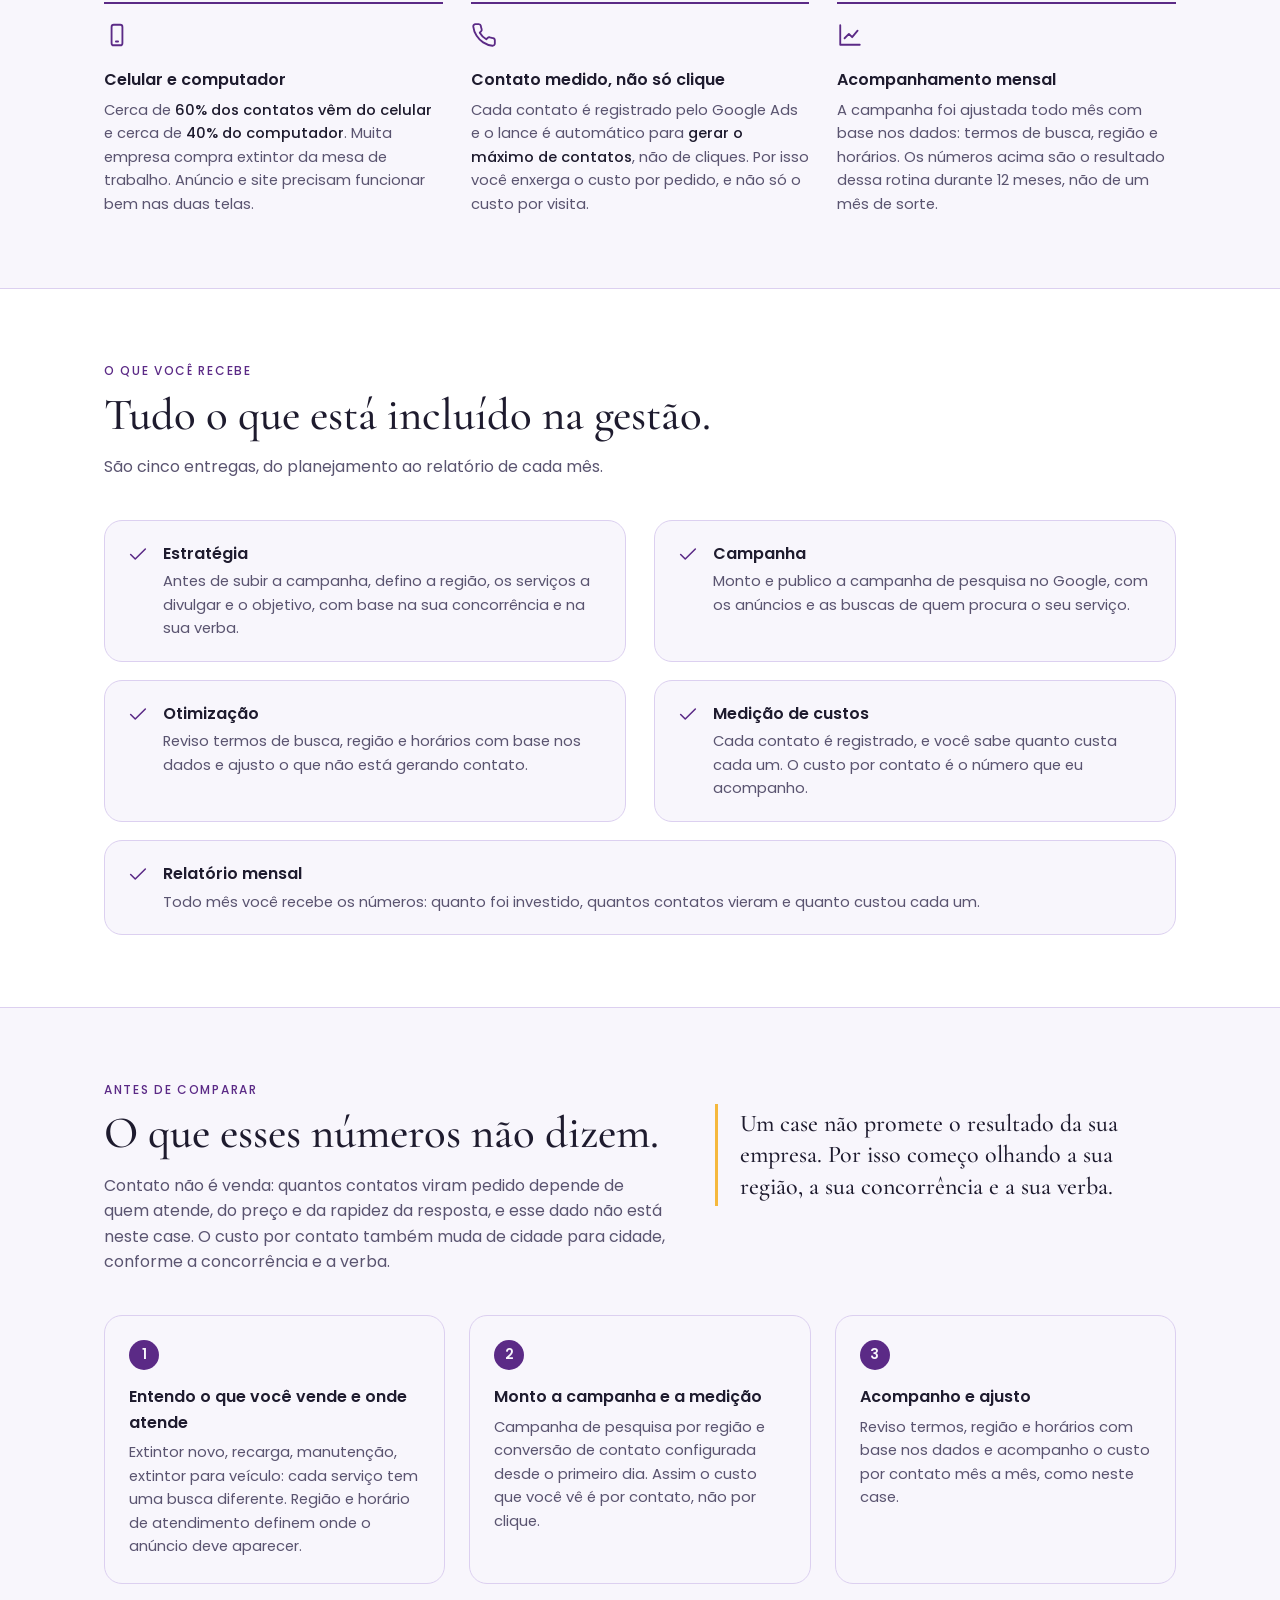
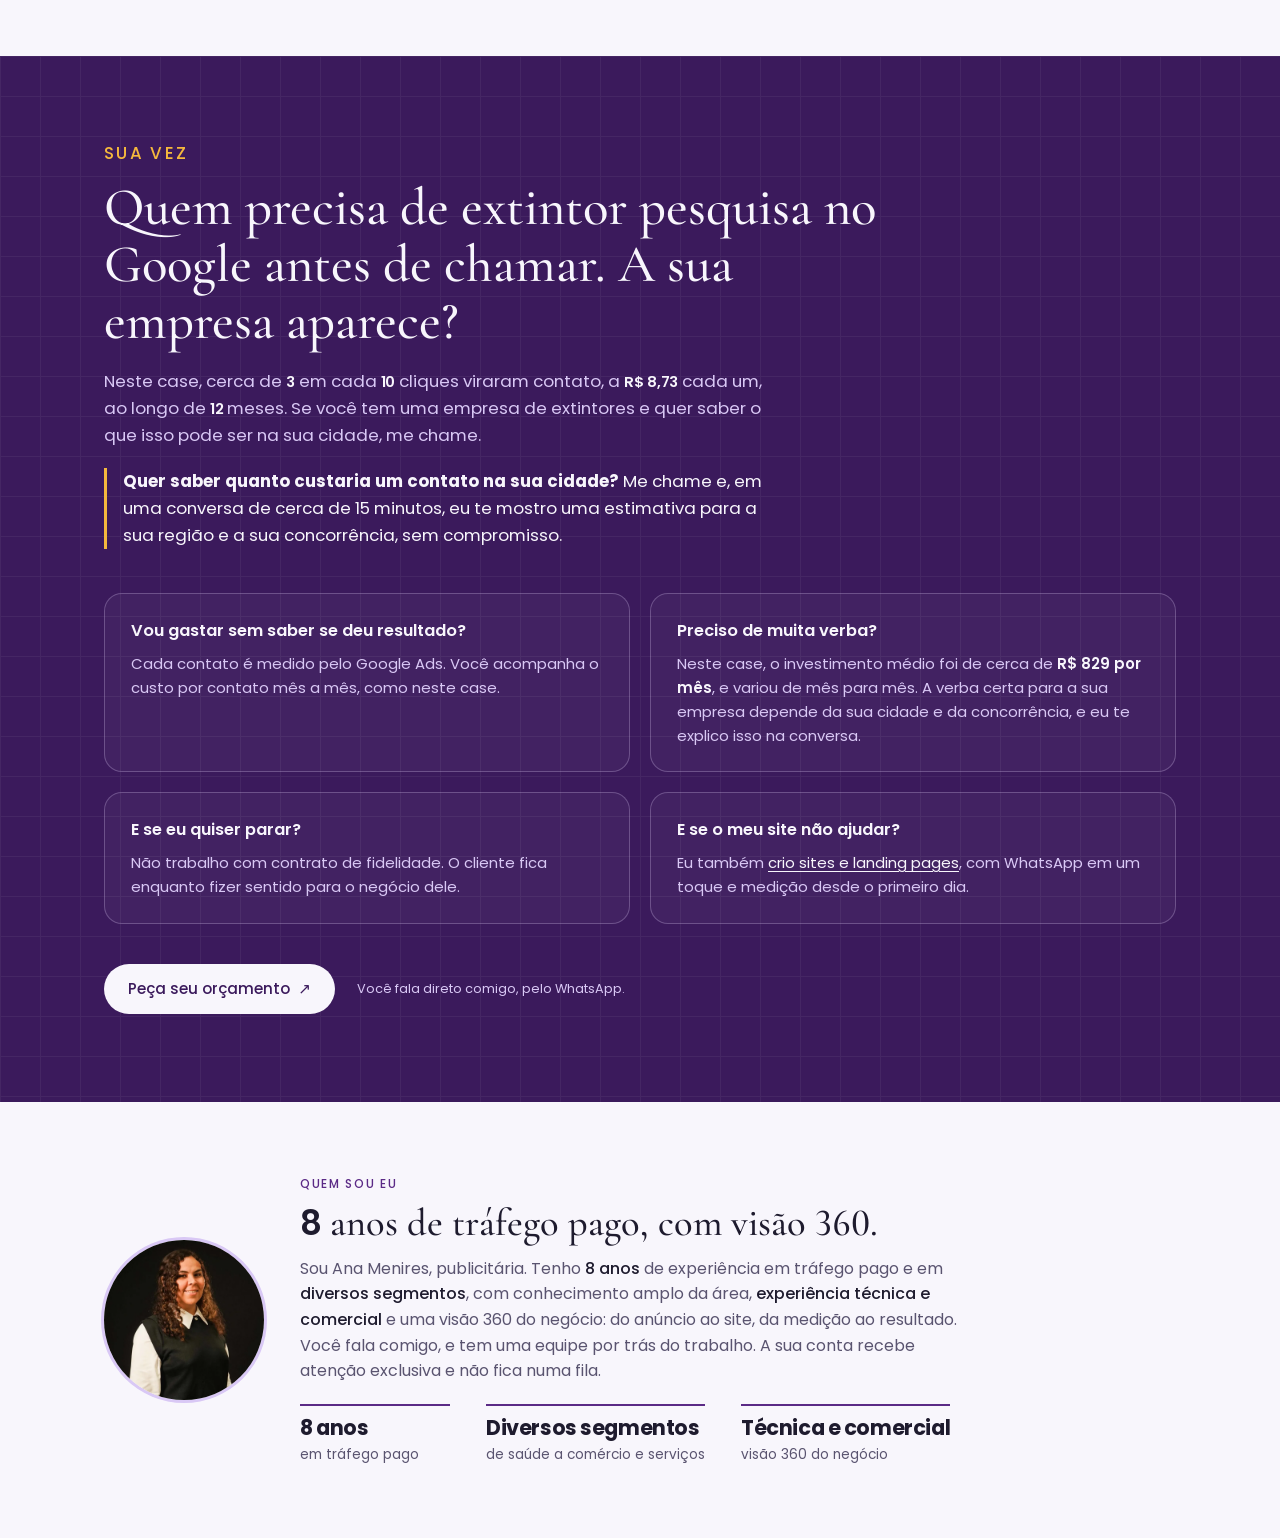
<file: trafego/empresas-de-extintores/index.html>
<!DOCTYPE html>
<html lang="pt-BR">
<head>
<meta charset="utf-8">
<!-- Google Tag Manager -->
<script>(function(w,d,s,l,i){w[l]=w[l]||[];w[l].push({'gtm.start':
new Date().getTime(),event:'gtm.js'});var f=d.getElementsByTagName(s)[0],
j=d.createElement(s),dl=l!='dataLayer'?'&l='+l:'';j.async=true;j.src=
'https://www.googletagmanager.com/gtm.js?id='+i+dl;f.parentNode.insertBefore(j,f);
})(window,document,'script','dataLayer','GTM-NJSTGJQS');</script>
<!-- End Google Tag Manager -->
<meta name="viewport" content="width=device-width,initial-scale=1,viewport-fit=cover">
<title>Tráfego pago para empresas de extintores · Ana Menires</title>
<meta name="description" content="Case real de Google Ads para uma empresa de extintores: R$ 9,9 mil investidos geraram 1.139 contatos, a R$ 8,73 em média, em 12 meses. Dados mês a mês, inclusive os meses fracos.">
<meta name="author" content="Ana Menires">
<link rel="canonical" href="https://anamenires.com.br/trafego/empresas-de-extintores">
<meta name="theme-color" content="#3B1A5C">
<meta property="og:type" content="website">
<meta property="og:locale" content="pt_BR">
<meta property="og:site_name" content="Ana Menires">
<meta property="og:url" content="https://anamenires.com.br/trafego/empresas-de-extintores">
<meta property="og:title" content="Tráfego pago para empresas de extintores · Ana Menires">
<meta property="og:description" content="Um contato a cerca de R$ 9 no Google Ads, em 12 meses de campanha para uma empresa de extintores.">
<meta property="og:image" content="https://anamenires.com.br/assets/img/og-image.jpg">
<meta name="twitter:card" content="summary_large_image">
<link rel="icon" href="/favicon.ico" sizes="48x48">
<link rel="icon" href="/icon-192.png" type="image/png" sizes="192x192">
<link rel="apple-touch-icon" href="/apple-touch-icon.png">
<link rel="preconnect" href="https://fonts.googleapis.com">
<link rel="preconnect" href="https://fonts.gstatic.com" crossorigin>
<link href="https://fonts.googleapis.com/css2?family=Cormorant+Garamond:ital,wght@0,500;0,600;1,500&family=Poppins:wght@400;500;600;700&display=swap" rel="stylesheet">
<script type="application/ld+json">{"@context": "https://schema.org", "@type": "Service", "name": "Gestão de Google Ads para empresas de extintores", "serviceType": "Tráfego pago", "provider": {"@type": "Person", "name": "Ana Menires", "url": "https://anamenires.com.br/"}, "areaServed": "BR", "audience": {"@type": "Audience", "audienceType": "Empresas de extintores"}}</script>
<style>
:root{
  color-scheme:light;
  --bg:#F8F6FC; --surface:#FFFFFF; --soft:#EFE8FB; --fg:#1E1B2E; --muted:#5A5470;
  --accent:#5B2A86; --accent-fg:#F8F6FC; --line:#DCD0F0; --ring:#D9C8F5; --amber:#F5B83D;
  --hero:#3B1A5C; --hero-fg:#F8F6FC; --hero-muted:#D9C8F5; --hero-line:rgba(217,200,245,.28);
  --display:"Cormorant Garamond", Georgia, "Times New Roman", serif;
  --body:"Poppins", system-ui, -apple-system, "Segoe UI", sans-serif;
  --wrap:1120px;
}
@media (prefers-color-scheme: dark){ :root:not([data-theme="light"]){
  color-scheme:dark;
  --bg:#14111E; --surface:#1E1B2E; --soft:#1B1729; --fg:#F8F6FC; --muted:#B9AFD0;
  --accent:#D9C8F5; --accent-fg:#1E1B2E; --line:#332C48; --ring:#4A3F66;
}}
:root[data-theme="dark"]{
  color-scheme:dark;
  --bg:#14111E; --surface:#1E1B2E; --soft:#1B1729; --fg:#F8F6FC; --muted:#B9AFD0;
  --accent:#D9C8F5; --accent-fg:#1E1B2E; --line:#332C48; --ring:#4A3F66;
}
*,*::before,*::after{box-sizing:border-box}
h1,h2,.quote,.cta p b{font-variant-numeric:lining-nums}
.num{font-family:var(--body);font-weight:600;letter-spacing:-.02em;font-size:.88em;white-space:nowrap}
html,body{margin:0}
html{scroll-behavior:smooth}
body{background:var(--bg);color:var(--fg);font-family:var(--body);font-size:16px;line-height:1.6;-webkit-font-smoothing:antialiased}
a{color:inherit}
.wrap{max-width:var(--wrap);margin:0 auto;padding:0 24px}
.label{font-size:.75rem;font-weight:500;letter-spacing:.14em;text-transform:uppercase}
.sr{position:absolute;width:1px;height:1px;overflow:hidden;clip:rect(0 0 0 0);white-space:nowrap}
.skip{position:absolute;left:-999px;top:8px;background:var(--bg);color:var(--accent);padding:10px 16px;border-radius:8px;z-index:100;font-weight:500}
.skip:focus{left:12px;outline:2px solid var(--amber);outline-offset:2px}
.num,.stat .n,.porano b,.quem-fatos strong{font-variant-numeric:lining-nums tabular-nums}
section[id]{scroll-margin-top:16px}

/* Topo */
.hero{background:var(--hero);color:var(--hero-fg);position:relative;overflow:hidden}
.hero::before{content:"";position:absolute;inset:0;opacity:.05;pointer-events:none;
  background-image:linear-gradient(var(--hero-fg) 1px,transparent 1px),linear-gradient(90deg,var(--hero-fg) 1px,transparent 1px);background-size:40px 40px}
.top{display:flex;align-items:center;justify-content:space-between;gap:16px;padding:12px 0;border-bottom:1px solid var(--hero-line);position:relative}
.brand{display:flex;align-items:center;gap:10px;text-decoration:none;flex:none}
.brand b{font-family:var(--display);font-size:1.3rem;font-weight:600;line-height:1}
.nav{display:flex;gap:26px;font-size:.85rem}
.nav a{text-decoration:none;color:var(--hero-muted);padding:4px 0}
.nav a:hover{color:var(--hero-fg)}
.nav a.on{color:var(--hero-fg);box-shadow:inset 0 -2px 0 var(--amber)}
.btn-top{background:var(--hero-fg);color:var(--hero);text-decoration:none;border-radius:999px;padding:8px 18px;font-size:.82rem;font-weight:500;white-space:nowrap}
.btn-top:hover{background:#fff}
.nav a:focus-visible,.btn-top:focus-visible,.brand:focus-visible,.trilha a:focus-visible,.btn:focus-visible,.btn-hero:focus-visible,summary:focus-visible{outline:2px solid var(--amber);outline-offset:3px;border-radius:4px}
.trilha{display:flex;flex-wrap:wrap;align-items:center;gap:10px;font-size:.85rem;color:var(--hero-muted)}
.trilha a{color:var(--hero-muted);text-decoration:none}
.trilha a:hover{color:var(--hero-fg);text-decoration:underline;text-underline-offset:3px}
.trilha span{opacity:.5}
.trilha b{color:var(--amber);font-weight:500}
.intro{padding:56px 0 64px;position:relative;max-width:800px}
.intro h1{font-family:var(--display);font-weight:500;font-size:clamp(2.5rem,6vw,4rem);line-height:1.05;margin:18px 0 20px}
.intro p{color:var(--hero-muted);margin:0 0 14px;font-size:1.05rem}
.intro p b{color:var(--hero-fg);font-weight:500}
.hero-acoes{display:flex;flex-wrap:wrap;align-items:center;gap:14px 22px;margin-top:26px}
.btn-hero{display:inline-flex;align-items:center;gap:8px;padding:13px 24px;border-radius:999px;background:var(--hero-fg);color:var(--hero);text-decoration:none;font-weight:500;font-size:.95rem;white-space:nowrap}
.btn-hero:hover{background:#fff}
.sigilo{font-size:.8rem;color:var(--hero-muted)}

/* Seções */
.sec{padding:72px 0}
.sec.alt{background:var(--surface);border-top:1px solid var(--line);border-bottom:1px solid var(--line)}
.sec-head{max-width:720px}
.sec-head .label{color:var(--accent)}
.sec-head h2{font-family:var(--display);font-weight:500;font-size:clamp(2rem,4vw,2.8rem);line-height:1.1;margin:10px 0 14px}
.sec-head p{margin:0;color:var(--muted)}

/* Números */
.stats{display:grid;grid-template-columns:repeat(3,minmax(0,1fr));gap:20px;margin-top:40px}
.stat{background:var(--surface);border:1px solid var(--line);border-radius:18px;padding:24px 22px;display:flex;flex-direction:column;gap:6px}
.stat .n{font-family:var(--body);font-weight:700;font-size:clamp(1.7rem,2.6vw,2.15rem);line-height:1.1;letter-spacing:-.02em;color:var(--accent);white-space:nowrap;font-variant-numeric:lining-nums tabular-nums}
.stat .t{font-size:.9rem;color:var(--muted)}
.stat.pend{border-style:dashed;border-color:var(--amber)}
.nota{margin:18px 0 0;font-size:.82rem;color:var(--muted)}

/* Gráficos */
.charts{display:grid;gap:28px;margin-top:40px}
.chart{background:var(--surface);border:1px solid var(--line);border-radius:18px;padding:24px 24px 18px}
.chart h3{font-size:1rem;font-weight:600;margin:0 0 4px}
.chart .sub{margin:0 0 18px;font-size:.85rem;color:var(--muted)}
.ch{position:relative;height:190px;margin-left:34px}
.ch svg{position:absolute;inset:0;width:100%;height:100%;display:block;overflow:visible}
.ch .grid{stroke:var(--line);stroke-width:1;vector-effect:non-scaling-stroke}
.ch .bar{fill:var(--accent)}
.ch .bar:hover{opacity:.7}
.ch .ln{fill:none;stroke:var(--amber);stroke-width:2.5;stroke-linejoin:round;stroke-linecap:round;vector-effect:non-scaling-stroke}
.ch .avg{stroke:var(--muted);stroke-width:1.5;stroke-dasharray:5 4;vector-effect:non-scaling-stroke}
.ch .hit{fill:transparent}
.ch .hit:hover{fill:rgba(91,42,134,.07)}
.yl{position:absolute;left:-34px;width:28px;text-align:right;font-size:.7rem;color:var(--muted);transform:translateY(50%);line-height:1}
.xl{display:grid;margin:8px 0 0 34px;font-size:.72rem;color:var(--muted)}
.xl span{border-left:1px solid var(--line);padding-left:6px}
.porano{display:grid;grid-template-columns:repeat(4,minmax(0,1fr));gap:20px;margin-top:28px}
.porano div{border-top:2px solid var(--accent);padding-top:12px}
.porano .ya{display:block;font-size:.8rem;color:var(--muted)}
.porano b{font-family:var(--body);font-size:1.5rem;font-weight:700;line-height:1.2;letter-spacing:-.02em;font-variant-numeric:lining-nums tabular-nums}
.leitura{margin:28px 0 0;max-width:760px;color:var(--muted);font-size:.95rem}
.leitura b{color:var(--fg);font-weight:500}
details.mes{margin-top:22px;background:var(--surface);border:1px solid var(--line);border-radius:14px;padding:0 20px}
details.mes summary{cursor:pointer;padding:14px 0;font-weight:500;font-size:.92rem;color:var(--accent);list-style:none}
details.mes summary::-webkit-details-marker{display:none}
details.mes summary::after{content:" +";}
details.mes[open] summary::after{content:" −"}
.tabwrap{overflow-x:auto;padding-bottom:16px}
table{width:100%;border-collapse:collapse;font-size:.85rem;min-width:520px}
th,td{padding:8px 10px;text-align:right;border-bottom:1px solid var(--line);white-space:nowrap}
thead th{font-weight:500;color:var(--muted);font-size:.75rem}
tbody th,tfoot th{text-align:left;font-weight:500}
tfoot th,tfoot td{font-weight:600;border-bottom:0;border-top:2px solid var(--accent)}
thead th:first-child{text-align:left}

/* Por que funciona */
.por-que{display:grid;grid-template-columns:repeat(3,minmax(0,1fr));gap:32px 28px;margin-top:44px}
.pq{border-top:2px solid var(--accent);padding-top:18px}
.pq svg{width:26px;height:26px;color:var(--accent)}
.pq h3{font-size:1rem;font-weight:600;margin:12px 0 6px}
.pq p{margin:0;font-size:.92rem;color:var(--muted)}
.pq p b{color:var(--fg);font-weight:500}

/* Limites + passos */
.limites{display:grid;grid-template-columns:1.1fr .9fr;gap:48px;align-items:start}
.limites .quote{border-left:3px solid var(--amber);padding:4px 0 4px 22px;font-family:var(--display);font-size:1.5rem;line-height:1.3;font-weight:500}
.passos{list-style:none;margin:40px 0 0;padding:0;display:grid;grid-template-columns:repeat(3,minmax(0,1fr));gap:24px;counter-reset:p}
.passos li{counter-increment:p;background:var(--bg);border:1px solid var(--line);border-radius:18px;padding:24px}
.passos li::before{content:counter(p);display:inline-flex;align-items:center;justify-content:center;width:30px;height:30px;border-radius:50%;background:var(--accent);color:var(--accent-fg);font-weight:600;font-size:.85rem}
.passos h3{font-size:1rem;font-weight:600;margin:14px 0 6px}
.passos p{margin:0;font-size:.92rem;color:var(--muted)}

.btn{display:inline-flex;align-items:center;gap:8px;padding:13px 26px;border-radius:999px;background:var(--accent);color:var(--accent-fg);text-decoration:none;font-weight:500;font-size:.95rem;white-space:nowrap}
.btn:hover{filter:brightness(1.08)}


.btn-ghost{display:inline-flex;align-items:center;gap:8px;padding:12px 22px;border-radius:999px;border:1px solid var(--hero-line);color:var(--hero-fg);text-decoration:none;font-weight:500;font-size:.95rem;white-space:nowrap}
.btn-ghost:hover{border-color:var(--hero-fg);background:rgba(248,246,252,.08)}
.btn-ghost:focus-visible{outline:2px solid var(--amber);outline-offset:3px}
.final{background:var(--hero);color:var(--hero-fg);padding:84px 0 88px;position:relative;overflow:hidden}
.final::before{content:"";position:absolute;inset:0;opacity:.05;pointer-events:none;
  background-image:linear-gradient(var(--hero-fg) 1px,transparent 1px),linear-gradient(90deg,var(--hero-fg) 1px,transparent 1px);background-size:40px 40px}
.final .wrap{position:relative}
.final-head{max-width:800px}
.final-head .label{color:var(--amber)}
.final-head h2{font-family:var(--display);font-weight:500;font-size:clamp(2.1rem,4.6vw,3.3rem);line-height:1.08;margin:12px 0 18px}
.final-head p{margin:0;color:var(--hero-muted);font-size:1.05rem;max-width:680px}
.duvidas{display:grid;grid-template-columns:repeat(2,minmax(0,1fr));gap:20px;margin-top:44px}
.duv{border:1px solid var(--hero-line);background:rgba(248,246,252,.04);border-radius:18px;padding:24px 26px}
.duv h3{font-size:1.02rem;font-weight:600;margin:0 0 8px;color:var(--hero-fg)}
.duv p{margin:0;font-size:.93rem;color:var(--hero-muted)}
.duv p b{color:var(--hero-fg);font-weight:600}
.duv a{color:var(--hero-fg);text-underline-offset:3px}
.final-cta{display:flex;flex-wrap:wrap;align-items:center;gap:14px 22px;margin-top:40px}
.final .num{color:var(--hero-fg)}
@media (max-width:820px){ .duvidas{grid-template-columns:1fr} .final{padding:56px 0 60px} }


.btn-hero.destaque{padding:16px 18px 16px 30px;font-size:1.05rem;font-weight:600;gap:14px;box-shadow:0 12px 32px rgba(0,0,0,.28);transition:transform .15s ease,box-shadow .2s ease}
.btn-hero.destaque:hover{transform:translateY(-2px);box-shadow:0 16px 38px rgba(0,0,0,.34)}
.btn-hero .seta{display:inline-flex;align-items:center;justify-content:center;width:32px;height:32px;border-radius:50%;background:var(--amber);color:#1E1B2E;font-size:1.05rem;line-height:1}
.wa-flutuante{position:fixed;right:max(20px,env(safe-area-inset-right));bottom:max(20px,env(safe-area-inset-bottom));z-index:50;display:flex;flex-direction:row-reverse;align-items:center;height:58px;min-width:58px;border-radius:999px;background:#5B2A86;color:#F8F6FC;text-decoration:none;box-shadow:0 0 0 2px #D9C8F5,0 10px 28px rgba(30,27,46,.35);transition:box-shadow .2s ease,transform .15s ease}
.wa-flutuante:hover,.wa-flutuante:focus-visible{transform:translateY(-2px);box-shadow:0 0 0 2px #D9C8F5,0 14px 34px rgba(30,27,46,.42)}
.wa-flutuante:focus-visible{outline:2px solid var(--amber);outline-offset:4px}
.wa-flutuante svg{width:30px;height:30px;flex:none;margin:0 14px}
.wa-txt{max-width:0;overflow:hidden;white-space:nowrap;opacity:0;font-weight:500;font-size:.95rem;transition:max-width .25s ease,opacity .2s ease,padding .25s ease}
.wa-flutuante:hover .wa-txt,.wa-flutuante:focus-visible .wa-txt{max-width:170px;opacity:1;padding-left:20px}
.wa-flutuante.mostrar .wa-txt{max-width:170px;opacity:1;padding-left:20px}
@media (prefers-reduced-motion: reduce){.wa-txt,.wa-flutuante,.btn-hero.destaque{transition:none}}


.quem-grid{display:grid;grid-template-columns:160px 1fr;gap:36px;align-items:center;max-width:860px}
.quem-foto{width:160px;height:160px;border-radius:50%;object-fit:cover;object-position:50% 18%;box-shadow:0 0 0 3px var(--ring)}
.quem .label{color:var(--accent)}
.quem h2{font-family:var(--display);font-weight:500;font-size:clamp(1.8rem,3.4vw,2.4rem);line-height:1.1;margin:8px 0 12px}
.quem p{margin:0;color:var(--muted)}
.quem p b{color:var(--fg);font-weight:500}
.quem-fatos{display:flex;flex-wrap:wrap;gap:12px 36px;margin-top:20px}
.quem-fatos div{border-top:2px solid var(--accent);padding-top:10px;min-width:150px}
.quem-fatos strong{display:block;font-weight:700;font-size:1.3rem;line-height:1.2;letter-spacing:-.02em;font-variant-numeric:lining-nums}
.quem-fatos span{font-size:.85rem;color:var(--muted)}
@media (max-width:640px){ .quem-grid{grid-template-columns:1fr;gap:20px} .quem-foto{width:110px;height:110px} }

@media (max-width:980px){
  .stats{grid-template-columns:repeat(2,minmax(0,1fr))}
  .por-que{grid-template-columns:repeat(2,minmax(0,1fr))}
  .limites{grid-template-columns:1fr;gap:28px}
}
@media (max-width:820px){
  .wrap{padding:0 16px}
  .intro{padding:40px 0 48px}
  .sec{padding:52px 0}
  .passos{grid-template-columns:1fr}
  .porano{grid-template-columns:repeat(2,minmax(0,1fr))}
  .chart{padding:20px 16px 14px}
  .ch{height:160px}
}
@media (max-width:900px){ .nav{display:none} }
@media (max-width:560px){ .por-que{grid-template-columns:1fr} .stat{padding:18px 16px} }
@media (max-width:400px){ .brand b{font-size:1.15rem} .btn-top{padding:7px 14px} }
.entrega{list-style:none;margin:40px 0 0;padding:0;display:grid;grid-template-columns:repeat(2,minmax(0,1fr));gap:18px 28px}
.entrega li{display:flex;gap:14px;align-items:flex-start;background:var(--surface);border:1px solid var(--line);border-radius:18px;padding:20px 22px}
.sec.alt .entrega li{background:var(--bg)}
.entrega li:last-child:nth-child(odd){grid-column:1/-1}
.entrega svg{flex:none;width:22px;height:22px;color:var(--accent);margin-top:2px}
.entrega h3{font-size:1rem;font-weight:600;margin:0 0 4px}
.entrega p{margin:0;font-size:.92rem;color:var(--muted)}
.final-head p.oferta{margin-top:20px;padding-left:16px;border-left:3px solid var(--amber);color:var(--hero-fg)}
@media (max-width:820px){.entrega{grid-template-columns:1fr}}
@media (max-width:360px){ .brand b{display:none} .btn-hero.destaque{white-space:normal;padding:14px 14px 14px 22px;font-size:.95rem;gap:10px} }
@media (prefers-reduced-motion: reduce){ html{scroll-behavior:auto} }
</style>
<script src="/assets/js/analytics.js"></script>
</head>
<body>
<!-- Google Tag Manager (noscript) -->
<noscript><iframe src="https://www.googletagmanager.com/ns.html?id=GTM-NJSTGJQS"
height="0" width="0" style="display:none;visibility:hidden"></iframe></noscript>
<!-- End Google Tag Manager (noscript) -->
<a class="skip" href="#conteudo">Pular para o conteúdo</a>

<header class="hero">
  <div class="wrap">
    <div class="top">
      <a class="brand" href="/" aria-label="Ana Menires, página inicial">
        <svg viewBox="0 0 260 260" width="34" height="34" aria-hidden="true">
          <circle cx="130" cy="130" r="112" fill="none" stroke="rgba(217,200,245,.35)" stroke-width="14"/>
          <circle cx="130" cy="130" r="112" fill="none" stroke="#F5B83D" stroke-width="18" stroke-linecap="round" stroke-dasharray="150 554" transform="rotate(-90 130 130)"/>
          <text x="130" y="158" text-anchor="middle" font-family="Poppins, system-ui, sans-serif" font-size="84" font-weight="600" letter-spacing="-3" fill="#F8F6FC">AM</text>
        </svg>
        <b>Ana Menires</b>
      </a>
      <nav class="nav" aria-label="Navegação">
        <a href="/">Início</a><a class="on" href="/#trafego" aria-current="page">Tráfego pago</a><a href="#numeros">Os números</a><a href="#por-que-investir" data-acao="extintores-menu-por-que-investir">Por que investir</a>
      </nav>
      <a class="btn-top" data-acao="extintores-whatsapp-topo" href="https://wa.me/5585998559462?text=Oi%2C%20Ana%20Menires%2C%20vi%20o%20case%20de%20extintores%20em%20seu%20site%2C%20quero%20saber%20como%20funciona%20o%20tr%C3%A1fego%20pago%20para%20a%20minha%20empresa." target="_blank" rel="noopener">Peça seu orçamento</a>
    </div>
    <div class="intro">
      <nav class="trilha" aria-label="Você está em">
        <a href="/">Início</a><span aria-hidden="true">/</span><a href="/#trafego">Tráfego pago</a><span aria-hidden="true">/</span><b aria-current="page">Empresas de extintores</b>
      </nav>
      <h1>Tráfego pago para empresa de extintores: um contato a cerca de <span class="num">R$&nbsp;9</span>.</h1>
      <p>Em <b>12 meses</b> de Google Ads para uma empresa de extintores, <b>R$&nbsp;9,9&nbsp;mil investidos geraram 1.139 contatos</b> de gente que estava procurando extintor naquele momento.</p>
      <p>Abaixo está o case completo, com os números mês a mês, os meses fracos e o que explica o resultado.</p>
      <div class="hero-acoes">
        <a class="btn-hero destaque" data-acao="extintores-hero-por-que-investir" href="#por-que-investir">Por que você deveria investir <span class="seta" aria-hidden="true">↓</span></a>
      </div>
    </div>
  </div>
</header>

<main id="conteudo">

<section class="sec" id="numeros" aria-labelledby="num-t">
  <div class="wrap">
    <div class="sec-head">
      <p class="label">O case</p>
      <h2 id="num-t">Uma empresa de extintores, uma campanha de pesquisa, <span class="num">12</span> meses no ar.</h2>
      <p>Cliente de uma cidade de grande porte, que depende de quem procura extintor no Google e escolhe quem aparece. O objetivo da campanha sempre foi um só: fazer essa pessoa entrar em contato.</p>
    </div>

    <div class="stats">
      <div class="stat"><span class="n">R$ 9,9 mil</span><span class="t">investidos no Google Ads</span></div>
      <div class="stat"><span class="n">1.139</span><span class="t">contatos recebidos</span></div>
      <div class="stat"><span class="n">R$ 8,73</span><span class="t">custo médio por contato</span></div>
      <div class="stat"><span class="n">32%</span><span class="t">dos cliques viram contato</span></div>
      <div class="stat"><span class="n">95</span><span class="t">contatos por mês, em média</span></div>
      <div class="stat"><span class="n">12 meses</span><span class="t">com a gente</span></div>
    </div>
    <p class="nota">Período: nov/2025 a out/2026, até o último mês fechado. Dados da campanha de Pesquisa no Google Ads, com 3.559 cliques no total. Contato é a conversão de contato registrada pelo Google Ads a partir do site. <b>Contato não é venda</b>: é alguém que procurou a empresa. Contatos por mês arredondados para o número inteiro.</p>
  </div>
</section>

<section class="sec alt" aria-labelledby="mes-t">
  <div class="wrap">
    <div class="sec-head">
      <p class="label">Mês a mês</p>
      <h2 id="mes-t">O resultado completo, sem escolher o melhor período.</h2>
      <p>Aqui estão todos os meses desde o início, inclusive os fracos.</p>
    </div>

    <div class="charts">
      <figure class="chart" style="margin:0" aria-label="Gráfico de contatos por mês">
        <h3>Contatos por mês</h3>
        <p class="sub">De nov/2025 a out/2026</p>
        <div class="ch" role="img" aria-label="Gráfico de barras com os contatos por mês, de novembro de 2025 a outubro de 2026.">
          <span class="yl" style="bottom:0.00%">0</span><span class="yl" style="bottom:28.57%">40</span><span class="yl" style="bottom:57.14%">80</span><span class="yl" style="bottom:85.71%">120</span>
          <svg viewBox="0 0 12 100" preserveAspectRatio="none" aria-hidden="true" focusable="false"><line class="grid" x1="0" x2="12" y1="71.43" y2="71.43"/><line class="grid" x1="0" x2="12" y1="42.86" y2="42.86"/><line class="grid" x1="0" x2="12" y1="14.29" y2="14.29"/><rect class="bar" x="0.18" y="45.24" width="0.64" height="54.76"><title>nov/2025: 77 contatos</title></rect><rect class="bar" x="1.18" y="74.29" width="0.64" height="25.71"><title>dez/2025: 36 contatos</title></rect><rect class="bar" x="2.18" y="35.48" width="0.64" height="64.52"><title>jan/2026: 90 contatos</title></rect><rect class="bar" x="3.18" y="65.71" width="0.64" height="34.29"><title>fev/2026: 48 contatos</title></rect><rect class="bar" x="4.18" y="9.29" width="0.64" height="90.71"><title>mar/2026: 127 contatos</title></rect><rect class="bar" x="5.18" y="4.29" width="0.64" height="95.71"><title>abr/2026: 134 contatos</title></rect><rect class="bar" x="6.18" y="52.14" width="0.64" height="47.86"><title>mai/2026: 67 contatos</title></rect><rect class="bar" x="7.18" y="19.29" width="0.64" height="80.71"><title>jun/2026: 113 contatos</title></rect><rect class="bar" x="8.18" y="19.29" width="0.64" height="80.71"><title>jul/2026: 113 contatos</title></rect><rect class="bar" x="9.18" y="36.43" width="0.64" height="63.57"><title>ago/2026: 89 contatos</title></rect><rect class="bar" x="10.18" y="13.57" width="0.64" height="86.43"><title>set/2026: 121 contatos</title></rect><rect class="bar" x="11.18" y="11.43" width="0.64" height="88.57"><title>out/2026: 124 contatos</title></rect></svg>
        </div>
        <div class="xl" style="grid-template-columns:2fr 10fr" aria-hidden="true"><span>2025</span><span>2026</span></div>
      </figure>

      <figure class="chart" style="margin:0" aria-label="Gráfico de custo por contato por mês">
        <h3>Custo por contato, mês a mês</h3>
        <p class="sub">Em reais. A linha tracejada é a média do período: R$ 8,73.</p>
        <div class="ch" role="img" aria-label="Gráfico de linha com o custo por contato por mês, de novembro de 2025 a outubro de 2026.">
          <span class="yl" style="bottom:0.00%">0</span><span class="yl" style="bottom:33.33%">5</span><span class="yl" style="bottom:66.67%">10</span>
          <svg viewBox="0 0 12 100" preserveAspectRatio="none" aria-hidden="true" focusable="false"><line class="grid" x1="0" x2="12" y1="66.67" y2="66.67"/><line class="grid" x1="0" x2="12" y1="33.33" y2="33.33"/><line class="avg" x1="0" x2="12" y1="41.80" y2="41.80"/><polyline class="ln" points="0.50,37.41 1.50,48.10 2.50,41.30 3.50,9.96 4.50,47.18 5.50,44.12 6.50,46.67 7.50,46.78 8.50,40.98 9.50,26.50 10.50,46.78 11.50,47.06"/><rect class="hit" x="0" y="0" width="1" height="100"><title>nov/2025: R$ 9,39 por contato</title></rect><rect class="hit" x="1" y="0" width="1" height="100"><title>dez/2025: R$ 7,78 por contato</title></rect><rect class="hit" x="2" y="0" width="1" height="100"><title>jan/2026: R$ 8,81 por contato</title></rect><rect class="hit" x="3" y="0" width="1" height="100"><title>fev/2026: R$ 13,51 por contato</title></rect><rect class="hit" x="4" y="0" width="1" height="100"><title>mar/2026: R$ 7,92 por contato</title></rect><rect class="hit" x="5" y="0" width="1" height="100"><title>abr/2026: R$ 8,38 por contato</title></rect><rect class="hit" x="6" y="0" width="1" height="100"><title>mai/2026: R$ 8,00 por contato</title></rect><rect class="hit" x="7" y="0" width="1" height="100"><title>jun/2026: R$ 7,98 por contato</title></rect><rect class="hit" x="8" y="0" width="1" height="100"><title>jul/2026: R$ 8,85 por contato</title></rect><rect class="hit" x="9" y="0" width="1" height="100"><title>ago/2026: R$ 11,02 por contato</title></rect><rect class="hit" x="10" y="0" width="1" height="100"><title>set/2026: R$ 7,98 por contato</title></rect><rect class="hit" x="11" y="0" width="1" height="100"><title>out/2026: R$ 7,94 por contato</title></rect></svg>
        </div>
        <div class="xl" style="grid-template-columns:2fr 10fr" aria-hidden="true"><span>2025</span><span>2026</span></div>
      </figure>
    </div>

    <div class="porano" aria-label="Custo médio por contato em cada ano">
      <div><span class="ya">2025 (nov e dez)</span><b>R$ 8,88</b></div><div><span class="ya">2026 (jan a out)</span><b>R$ 8,71</b></div>
    </div>

    <p class="leitura">Em <b>9 dos 12 meses</b> o custo por contato ficou abaixo de R$ 9. O pior mês saiu a R$ 13,51 (fev/2026). dez/2025 teve o menor volume, com 36 contatos, e também o menor investimento da série (R$ 280). O maior volume foi em abr/2026, com 134. Mês isolado oscila; o que sustenta o resultado é a média.</p>

  </div>
</section>

<section class="sec" id="por-que-investir" aria-labelledby="pq-t">
  <div class="wrap">
    <div class="sec-head">
      <p class="label">Por que investir</p>
      <h2 id="pq-t">Quem procura extintor já quer resolver. A conta foi montada para isso.</h2>
      <p>Cada ponto abaixo está configurado ou medido na conta deste cliente. Não é teoria.</p>
    </div>
    <div class="por-que">
      <div class="pq">
        <svg viewBox="0 0 24 24" fill="none" stroke="currentColor" stroke-width="1.7" stroke-linecap="round" stroke-linejoin="round" aria-hidden="true"><circle cx="11" cy="11" r="7"/><path d="M20 20l-4-4"/></svg>
        <h3>Só quem já está procurando</h3>
        <p>A campanha roda apenas na <b>rede de Pesquisa</b> do Google, sem Display. O anúncio aparece para quem digitou algo como recarga, preço ou onde comprar extintor. E extintor tem prazo de recarga: quem compra hoje volta a precisar.</p>
      </div>
      <div class="pq">
        <svg viewBox="0 0 24 24" fill="none" stroke="currentColor" stroke-width="1.7" stroke-linecap="round" stroke-linejoin="round" aria-hidden="true"><path d="M12 21s7-6.2 7-11.5A7 7 0 0 0 5 9.5C5 14.8 12 21 12 21z"/><circle cx="12" cy="9.5" r="2.5"/></svg>
        <h3>Perto de quem pede</h3>
        <p>A região de atendimento é definida na campanha. Entre os termos que mais geram contato estão <b>buscas com o nome da cidade</b> e pedidos de recarga: quem precisa de extintor procura quem atende perto.</p>
      </div>
      <div class="pq">
        <svg viewBox="0 0 24 24" fill="none" stroke="currentColor" stroke-width="1.7" stroke-linecap="round" stroke-linejoin="round" aria-hidden="true"><circle cx="12" cy="12" r="9"/><path d="M12 7v5l3 2"/></svg>
        <h3>No ar quando a empresa atende</h3>
        <p>Os anúncios ficam ativos de <b>segunda a sexta, das 6h às 22h</b>, e no sábado até as 15h. Cerca de <b>85% dos contatos</b> chegam entre 8h e 17h. O domingo fica de fora, e o sábado responde por cerca de 6% dos contatos.</p>
      </div>
      <div class="pq">
        <svg viewBox="0 0 24 24" fill="none" stroke="currentColor" stroke-width="1.7" stroke-linecap="round" stroke-linejoin="round" aria-hidden="true"><rect x="7" y="2.5" width="10" height="19" rx="2"/><path d="M11 18h2"/></svg>
        <h3>Celular e computador</h3>
        <p>Cerca de <b>60% dos contatos vêm do celular</b> e cerca de <b>40% do computador</b>. Muita empresa compra extintor da mesa de trabalho. Anúncio e site precisam funcionar bem nas duas telas.</p>
      </div>
      <div class="pq">
        <svg viewBox="0 0 24 24" fill="none" stroke="currentColor" stroke-width="1.7" stroke-linecap="round" stroke-linejoin="round" aria-hidden="true"><path d="M22 16.9v3a2 2 0 0 1-2.2 2 19.8 19.8 0 0 1-8.6-3.1 19.5 19.5 0 0 1-6-6A19.8 19.8 0 0 1 2.1 4.2 2 2 0 0 1 4.1 2h3a2 2 0 0 1 2 1.7c.1 1 .4 1.9.7 2.8a2 2 0 0 1-.5 2.1L8.1 9.9a16 16 0 0 0 6 6l1.3-1.3a2 2 0 0 1 2.1-.4c.9.3 1.8.6 2.8.7a2 2 0 0 1 1.7 2z"/></svg>
        <h3>Contato medido, não só clique</h3>
        <p>Cada contato é registrado pelo Google Ads e o lance é automático para <b>gerar o máximo de contatos</b>, não de cliques. Por isso você enxerga o custo por pedido, e não só o custo por visita.</p>
      </div>
      <div class="pq">
        <svg viewBox="0 0 24 24" fill="none" stroke="currentColor" stroke-width="1.7" stroke-linecap="round" stroke-linejoin="round" aria-hidden="true"><path d="M3 3v18h18"/><path d="M7 15l4-4 3 3 5-6"/></svg>
        <h3>Acompanhamento mensal</h3>
        <p>A campanha foi ajustada todo mês com base nos dados: termos de busca, região e horários. Os números acima são o resultado dessa rotina durante 12 meses, não de um mês de sorte.</p>
      </div>
    </div>
  </div>
</section>

<section class="sec alt" id="o-que-recebe" aria-labelledby="rec-t">
  <div class="wrap">
    <div class="sec-head">
      <p class="label">O que você recebe</p>
      <h2 id="rec-t">Tudo o que está incluído na gestão.</h2>
      <p>São cinco entregas, do planejamento ao relatório de cada mês.</p>
    </div>
    <ul class="entrega">
      <li><svg viewBox="0 0 24 24" fill="none" stroke="currentColor" stroke-width="1.7" stroke-linecap="round" stroke-linejoin="round" aria-hidden="true"><path d="M4 12.5l5 5L20 6.5"/></svg><div><h3>Estratégia</h3><p>Antes de subir a campanha, defino a região, os serviços a divulgar e o objetivo, com base na sua concorrência e na sua verba.</p></div></li>
      <li><svg viewBox="0 0 24 24" fill="none" stroke="currentColor" stroke-width="1.7" stroke-linecap="round" stroke-linejoin="round" aria-hidden="true"><path d="M4 12.5l5 5L20 6.5"/></svg><div><h3>Campanha</h3><p>Monto e publico a campanha de pesquisa no Google, com os anúncios e as buscas de quem procura o seu serviço.</p></div></li>
      <li><svg viewBox="0 0 24 24" fill="none" stroke="currentColor" stroke-width="1.7" stroke-linecap="round" stroke-linejoin="round" aria-hidden="true"><path d="M4 12.5l5 5L20 6.5"/></svg><div><h3>Otimização</h3><p>Reviso termos de busca, região e horários com base nos dados e ajusto o que não está gerando contato.</p></div></li>
      <li><svg viewBox="0 0 24 24" fill="none" stroke="currentColor" stroke-width="1.7" stroke-linecap="round" stroke-linejoin="round" aria-hidden="true"><path d="M4 12.5l5 5L20 6.5"/></svg><div><h3>Medição de custos</h3><p>Cada contato é registrado, e você sabe quanto custa cada um. O custo por contato é o número que eu acompanho.</p></div></li>
      <li><svg viewBox="0 0 24 24" fill="none" stroke="currentColor" stroke-width="1.7" stroke-linecap="round" stroke-linejoin="round" aria-hidden="true"><path d="M4 12.5l5 5L20 6.5"/></svg><div><h3>Relatório mensal</h3><p>Todo mês você recebe os números: quanto foi investido, quantos contatos vieram e quanto custou cada um.</p></div></li>
    </ul>
  </div>
</section>

<section class="sec" aria-labelledby="lim-t">
  <div class="wrap">
    <div class="limites">
      <div class="sec-head">
        <p class="label">Antes de comparar</p>
        <h2 id="lim-t">O que esses números não dizem.</h2>
        <p>Contato não é venda: quantos contatos viram pedido depende de quem atende, do preço e da rapidez da resposta, e esse dado não está neste case. O custo por contato também muda de cidade para cidade, conforme a concorrência e a verba.</p>
      </div>
      <p class="quote">Um case não promete o resultado da sua empresa. Por isso começo olhando a sua região, a sua concorrência e a sua verba.</p>
    </div>

    <ol class="passos">
      <li>
        <h3>Entendo o que você vende e onde atende</h3>
        <p>Extintor novo, recarga, manutenção, extintor para veículo: cada serviço tem uma busca diferente. Região e horário de atendimento definem onde o anúncio deve aparecer.</p>
      </li>
      <li>
        <h3>Monto a campanha e a medição</h3>
        <p>Campanha de pesquisa por região e conversão de contato configurada desde o primeiro dia. Assim o custo que você vê é por contato, não por clique.</p>
      </li>
      <li>
        <h3>Acompanho e ajusto</h3>
        <p>Reviso termos, região e horários com base nos dados e acompanho o custo por contato mês a mês, como neste case.</p>
      </li>
    </ol>
  </div>
</section>

<section class="final" aria-labelledby="cta-t">
  <div class="wrap">
    <div class="final-head">
      <p class="label">Sua vez</p>
      <h2 id="cta-t">Quem precisa de extintor pesquisa no Google antes de chamar. A sua empresa aparece?</h2>
      <p>Neste case, cerca de <span class="num">3</span> em cada <span class="num">10</span> cliques viraram contato, a <span class="num">R$ 8,73</span> cada um, ao longo de <span class="num">12</span> meses. Se você tem uma empresa de extintores e quer saber o que isso pode ser na sua cidade, me chame.</p>
      <p class="oferta"><b>Quer saber quanto custaria um contato na sua cidade?</b> Me chame e, em uma conversa de cerca de 15 minutos, eu te mostro uma estimativa para a sua região e a sua concorrência, sem compromisso.</p>
    </div>

    <div class="duvidas">
      <div class="duv">
        <h3>Vou gastar sem saber se deu resultado?</h3>
        <p>Cada contato é medido pelo Google Ads. Você acompanha o custo por contato mês a mês, como neste case.</p>
      </div>
      <div class="duv">
        <h3>Preciso de muita verba?</h3>
        <p>Neste case, o investimento médio foi de cerca de <b>R$ 829 por mês</b>, e variou de mês para mês. A verba certa para a sua empresa depende da sua cidade e da concorrência, e eu te explico isso na conversa.</p>
      </div>
      <div class="duv">
        <h3>E se eu quiser parar?</h3>
        <p>Não trabalho com contrato de fidelidade. O cliente fica enquanto fizer sentido para o negócio dele.</p>
      </div>
      <div class="duv">
        <h3>E se o meu site não ajudar?</h3>
        <p>Eu também <a href="/projetos/sites">crio sites e landing pages</a>, com WhatsApp em um toque e medição desde o primeiro dia.</p>
      </div>
    </div>

    <div class="final-cta">
      <a class="btn-hero" data-acao="extintores-whatsapp-final" href="https://wa.me/5585998559462?text=Oi%2C%20Ana%20Menires%2C%20vi%20o%20case%20de%20extintores%20em%20seu%20site%2C%20quero%20saber%20como%20funciona%20o%20tr%C3%A1fego%20pago%20para%20a%20minha%20empresa." target="_blank" rel="noopener">Peça seu orçamento <span aria-hidden="true">↗</span></a>
      <span class="sigilo">Você fala direto comigo, pelo WhatsApp.</span>
    </div>
  </div>
</section>

<section class="sec quem" aria-labelledby="quem-t">
  <div class="wrap">
    <div class="quem-grid">
      <img class="quem-foto" src="/assets/img/ana.webp" alt="Ana Menires" width="160" height="160" loading="lazy" decoding="async">
      <div>
        <p class="label">Quem sou eu</p>
        <h2 id="quem-t"><span class="num">8</span> anos de tráfego pago, com visão 360.</h2>
        <p>Sou Ana Menires, publicitária. Tenho <b>8 anos</b> de experiência em tráfego pago e em <b>diversos segmentos</b>, com conhecimento amplo da área, <b>experiência técnica e comercial</b> e uma visão 360 do negócio: do anúncio ao site, da medição ao resultado. Você fala comigo, e tem uma equipe por trás do trabalho. A sua conta recebe atenção exclusiva e não fica numa fila.</p>
        <div class="quem-fatos">
          <div><strong>8 anos</strong><span>em tráfego pago</span></div>
          <div><strong>Diversos segmentos</strong><span>de saúde a comércio e serviços</span></div>
          <div><strong>Técnica e comercial</strong><span>visão 360 do negócio</span></div>
        </div>
      </div>
    </div>
  </div>
</section>

</main>

<a class="wa-flutuante" data-acao="extintores-whatsapp-flutuante" href="https://wa.me/5585998559462?text=Oi%2C%20Ana%20Menires%2C%20vi%20o%20case%20de%20extintores%20em%20seu%20site%2C%20quero%20saber%20como%20funciona%20o%20tr%C3%A1fego%20pago%20para%20a%20minha%20empresa." target="_blank" rel="noopener" aria-label="Vamos conversar no WhatsApp">
  <svg viewBox="0 0 24 24" fill="currentColor" aria-hidden="true"><path d="M17.472 14.382c-.297-.149-1.758-.867-2.03-.967-.273-.099-.471-.148-.67.15-.197.297-.767.966-.94 1.164-.173.199-.347.223-.644.075-.297-.15-1.255-.463-2.39-1.475-.883-.788-1.48-1.761-1.653-2.059-.173-.297-.018-.458.13-.606.134-.133.298-.347.446-.52.149-.174.198-.298.298-.497.099-.198.05-.371-.025-.52-.075-.149-.669-1.612-.916-2.207-.242-.579-.487-.5-.669-.51-.173-.008-.371-.01-.57-.01-.198 0-.52.074-.792.372-.272.297-1.04 1.016-1.04 2.479 0 1.462 1.065 2.875 1.213 3.074.149.198 2.096 3.2 5.077 4.487.709.306 1.262.489 1.694.625.712.227 1.36.195 1.871.118.571-.085 1.758-.719 2.006-1.413.248-.694.248-1.289.173-1.413-.074-.124-.272-.198-.57-.347m-5.421 7.403h-.004a9.87 9.87 0 01-5.031-1.378l-.361-.214-3.741.982.998-3.648-.235-.374a9.86 9.86 0 01-1.51-5.26c.001-5.45 4.436-9.884 9.888-9.884 2.64 0 5.122 1.03 6.988 2.898a9.825 9.825 0 012.893 6.994c-.003 5.45-4.437 9.884-9.885 9.884m8.413-18.297A11.815 11.815 0 0012.05 0C5.495 0 .16 5.335.157 11.892c0 2.096.547 4.142 1.588 5.945L.057 24l6.305-1.654a11.882 11.882 0 005.683 1.448h.005c6.554 0 11.89-5.335 11.893-11.893a11.821 11.821 0 00-3.48-8.413Z"/></svg>
  <span class="wa-txt">Vamos conversar</span>
</a>

<script src="/assets/js/wa-flutuante.js" defer></script>
</body>
</html>
</file>
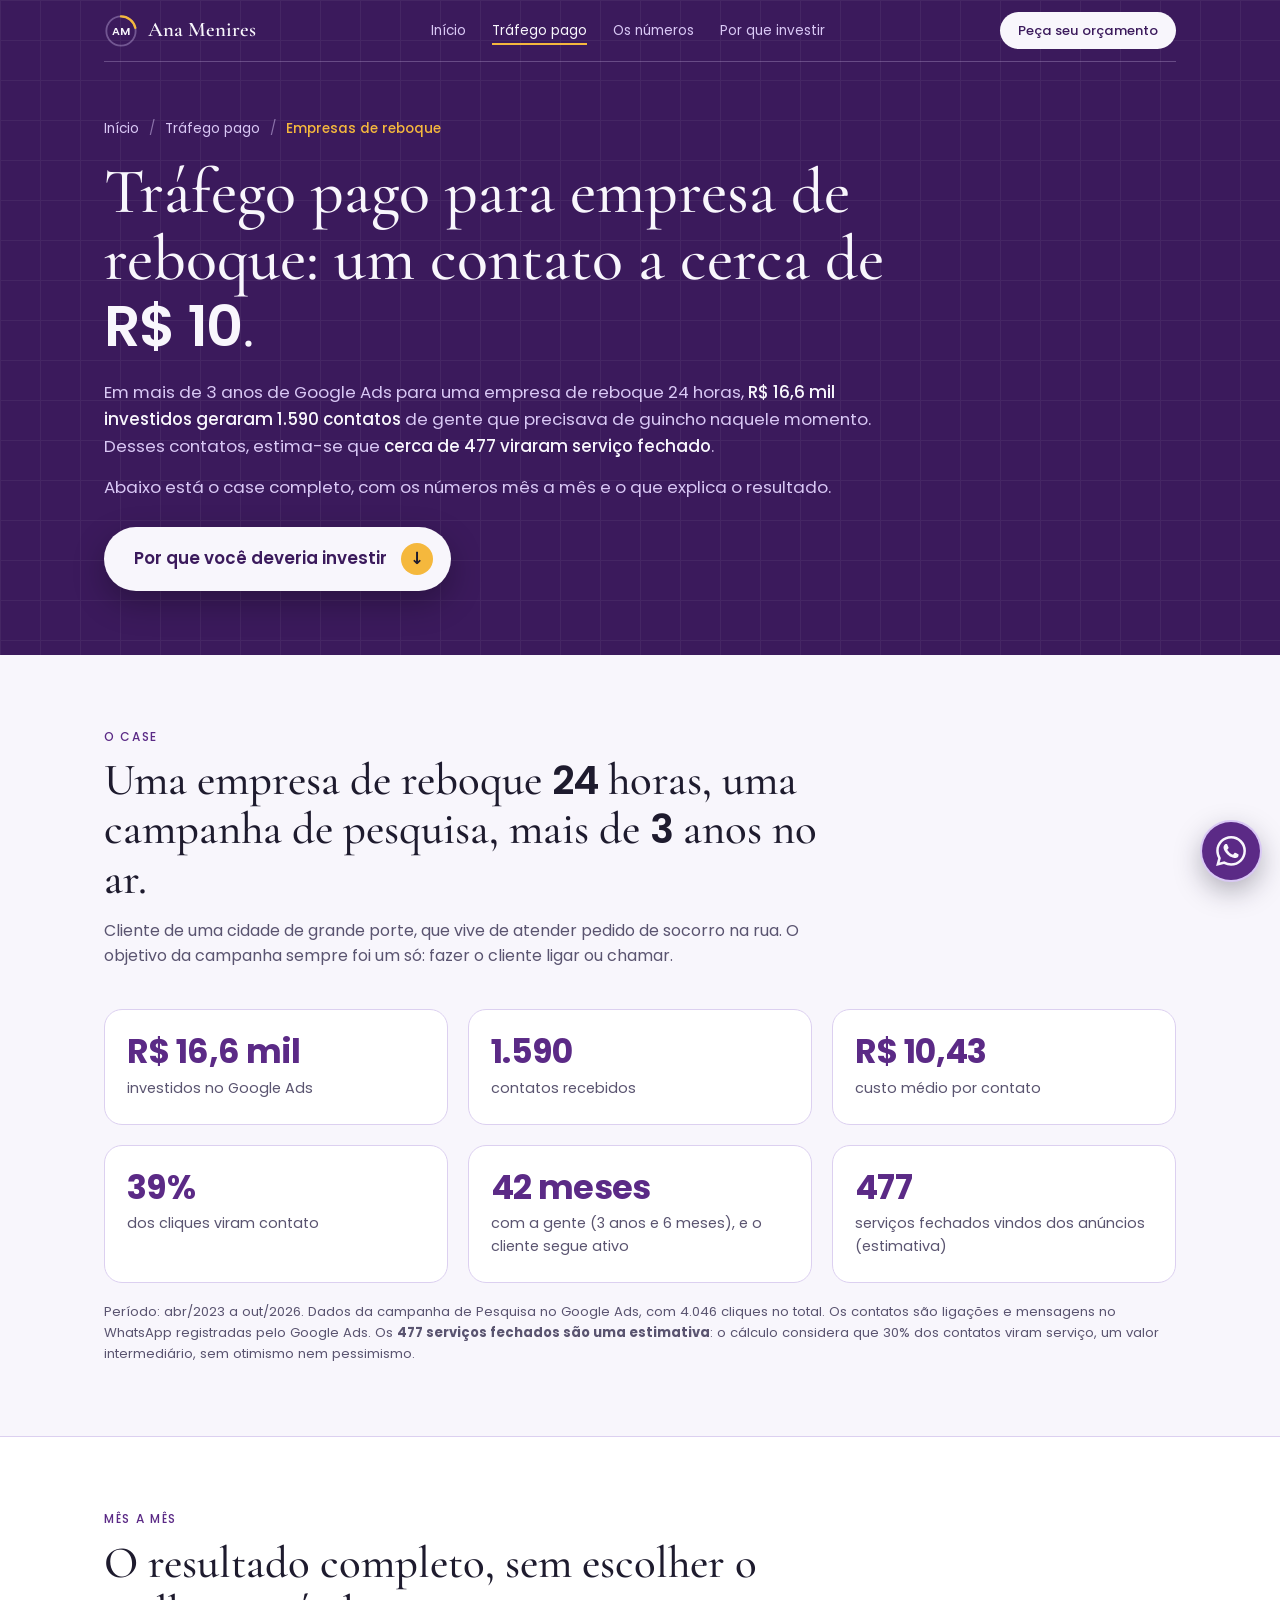
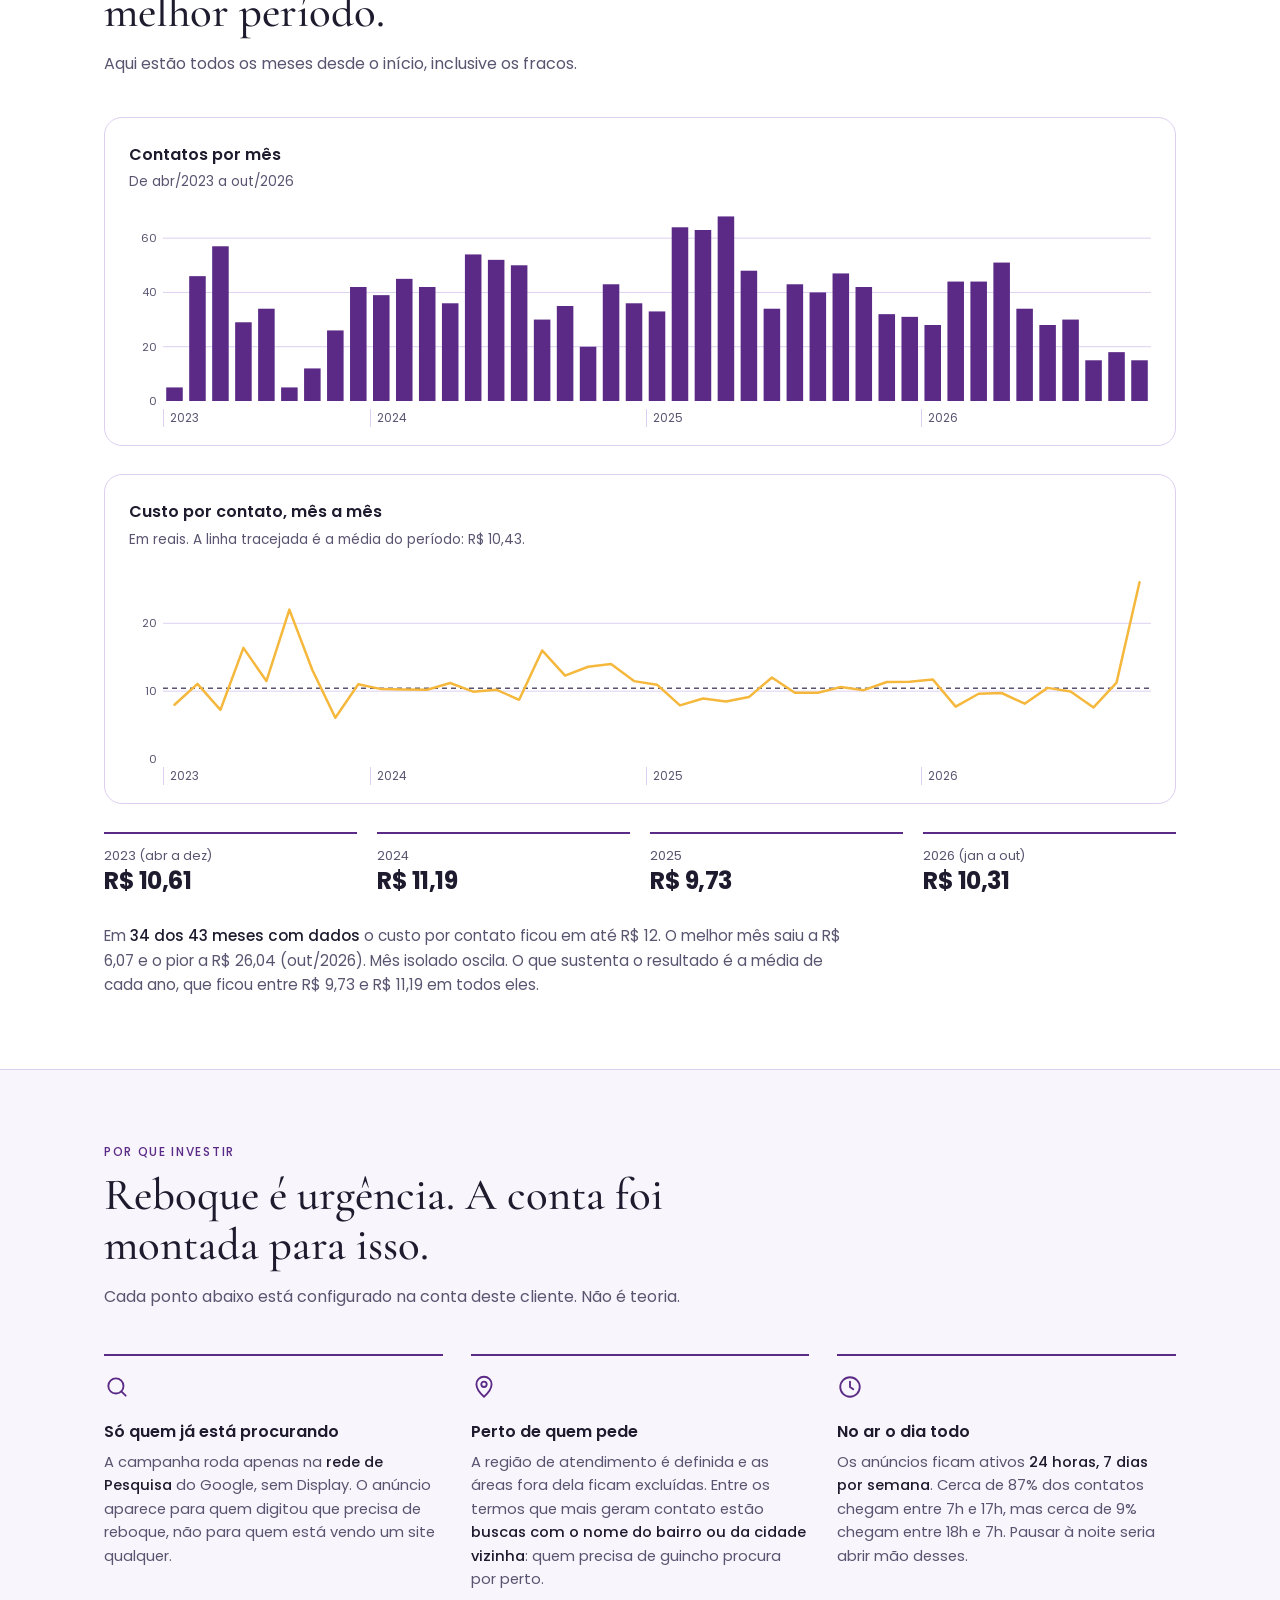
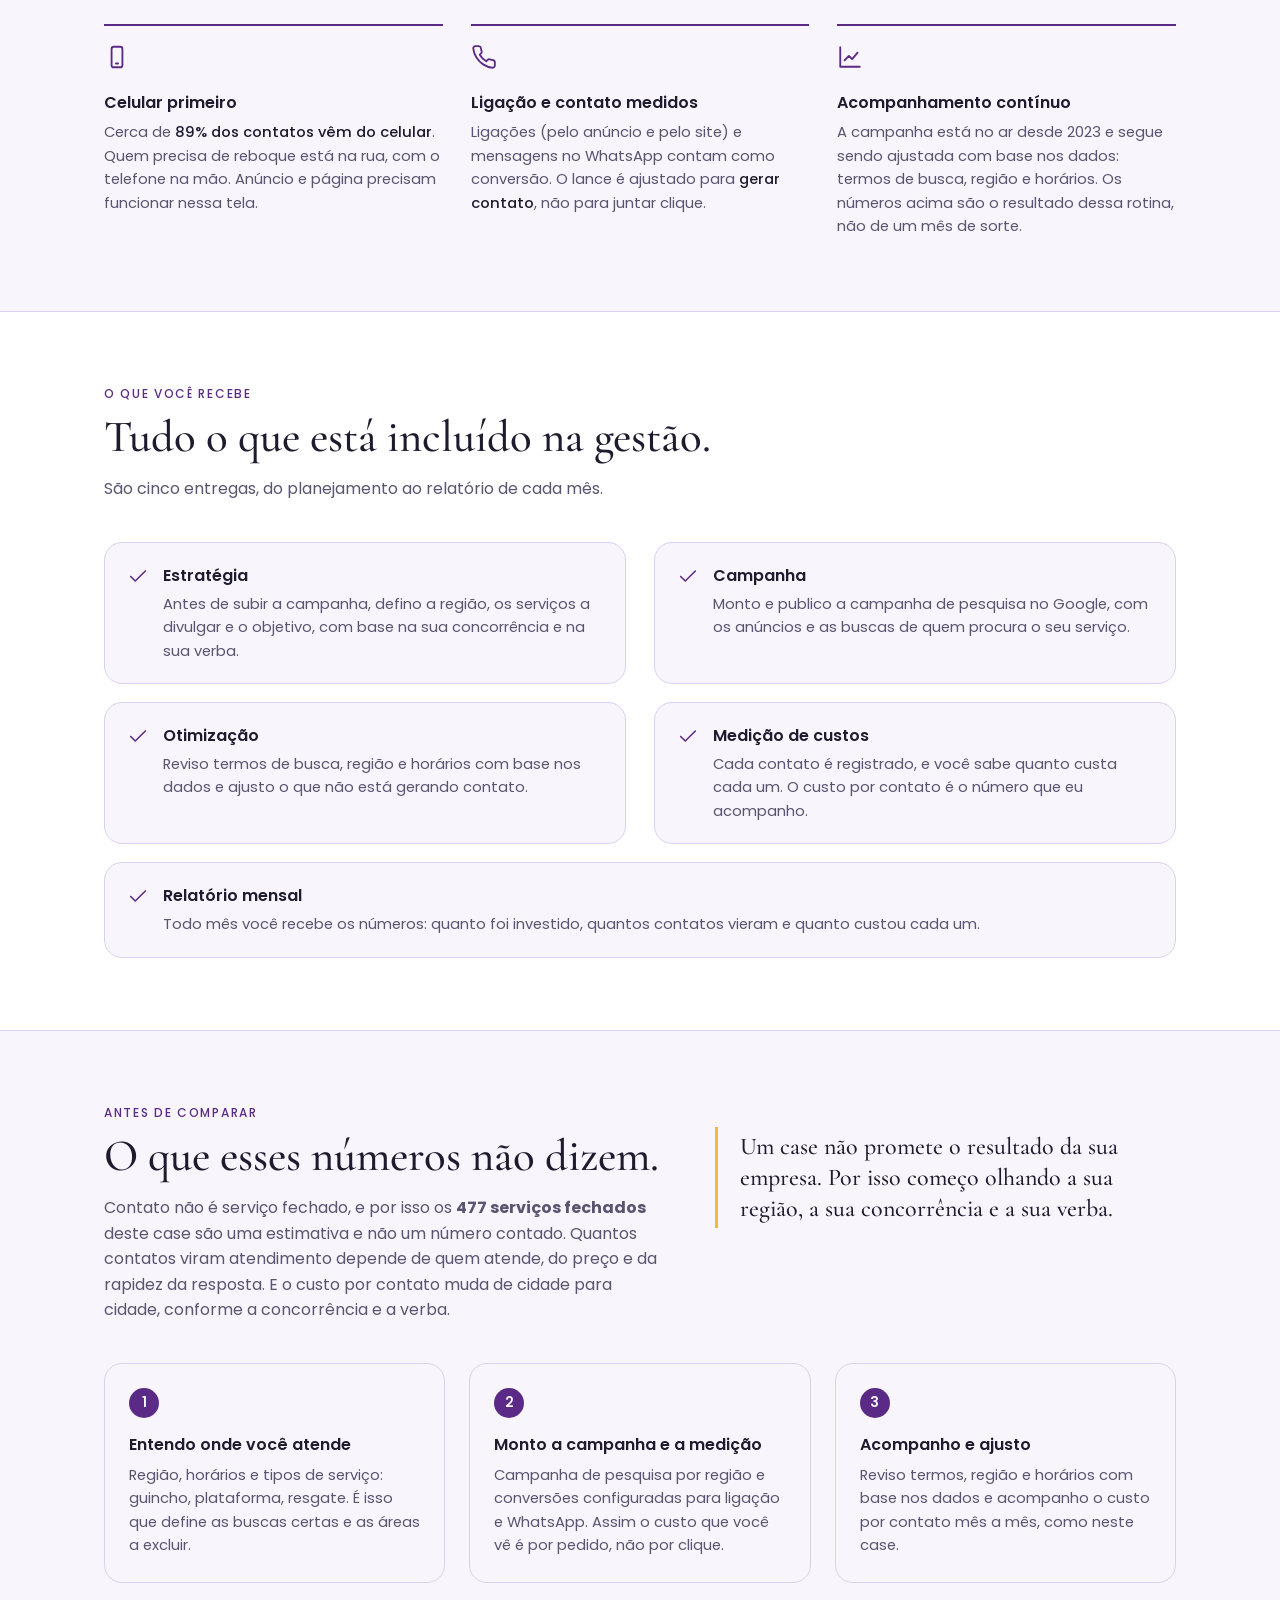
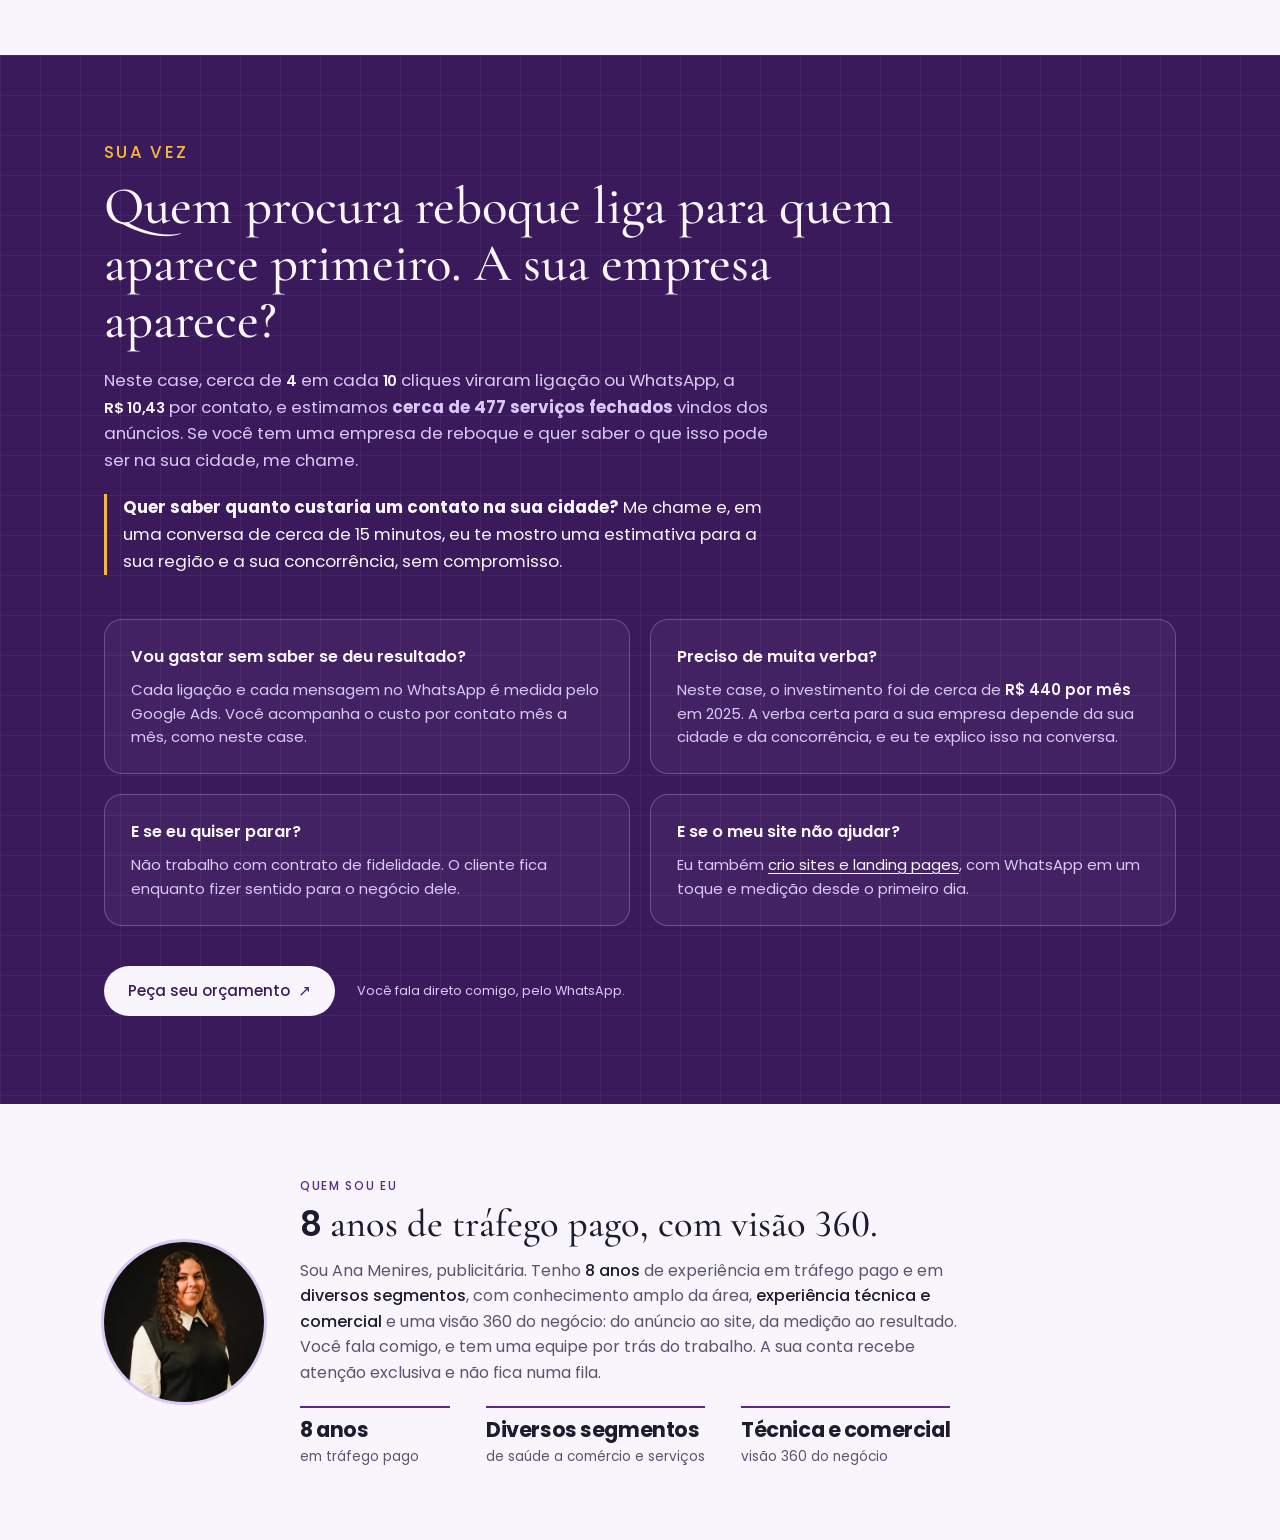
<file: trafego/empresas-de-reboque/index.html>
<!DOCTYPE html>
<html lang="pt-BR">
<head>
<meta charset="utf-8">
<!-- Google Tag Manager -->
<script>(function(w,d,s,l,i){w[l]=w[l]||[];w[l].push({'gtm.start':
new Date().getTime(),event:'gtm.js'});var f=d.getElementsByTagName(s)[0],
j=d.createElement(s),dl=l!='dataLayer'?'&l='+l:'';j.async=true;j.src=
'https://www.googletagmanager.com/gtm.js?id='+i+dl;f.parentNode.insertBefore(j,f);
})(window,document,'script','dataLayer','GTM-NJSTGJQS');</script>
<!-- End Google Tag Manager -->
<meta name="viewport" content="width=device-width,initial-scale=1,viewport-fit=cover">
<title>Tráfego pago para empresas de reboque · Ana Menires</title>
<meta name="description" content="Case real de Google Ads para uma empresa de reboque 24 horas: R$ 16,6 mil investidos geraram 1.590 contatos, a R$ 10,43 em média, em mais de 3 anos, com cerca de 477 serviços fechados (estimativa). Dados mês a mês.">
<meta name="author" content="Ana Menires">
<link rel="canonical" href="https://anamenires.com.br/trafego/empresas-de-reboque">
<meta name="theme-color" content="#3B1A5C">
<meta property="og:type" content="website">
<meta property="og:locale" content="pt_BR">
<meta property="og:site_name" content="Ana Menires">
<meta property="og:url" content="https://anamenires.com.br/trafego/empresas-de-reboque">
<meta property="og:title" content="Tráfego pago para empresas de reboque · Ana Menires">
<meta property="og:description" content="Um contato a cerca de R$ 10 no Google Ads, em mais de 3 anos de campanha para uma empresa de reboque 24 horas.">
<meta property="og:image" content="https://anamenires.com.br/assets/img/og-image.jpg">
<meta name="twitter:card" content="summary_large_image">
<link rel="icon" href="/favicon.ico" sizes="48x48">
<link rel="icon" href="/icon-192.png" type="image/png" sizes="192x192">
<link rel="apple-touch-icon" href="/apple-touch-icon.png">
<link rel="preconnect" href="https://fonts.googleapis.com">
<link rel="preconnect" href="https://fonts.gstatic.com" crossorigin>
<link href="https://fonts.googleapis.com/css2?family=Cormorant+Garamond:ital,wght@0,500;0,600;1,500&family=Poppins:wght@400;500;600;700&display=swap" rel="stylesheet">
<script type="application/ld+json">{"@context":"https://schema.org","@type":"Service","name":"Gestão de Google Ads para empresas de reboque","serviceType":"Tráfego pago","provider":{"@type":"Person","name":"Ana Menires","url":"https://anamenires.com.br/"},"areaServed":"BR","audience":{"@type":"Audience","audienceType":"Empresas de reboque e guincho"}}</script>
<style>
:root{
  color-scheme:light;
  --bg:#F8F6FC; --surface:#FFFFFF; --soft:#EFE8FB; --fg:#1E1B2E; --muted:#5A5470;
  --accent:#5B2A86; --accent-fg:#F8F6FC; --line:#DCD0F0; --ring:#D9C8F5; --amber:#F5B83D;
  --hero:#3B1A5C; --hero-fg:#F8F6FC; --hero-muted:#D9C8F5; --hero-line:rgba(217,200,245,.28);
  --display:"Cormorant Garamond", Georgia, "Times New Roman", serif;
  --body:"Poppins", system-ui, -apple-system, "Segoe UI", sans-serif;
  --wrap:1120px;
}
@media (prefers-color-scheme: dark){ :root:not([data-theme="light"]){
  color-scheme:dark;
  --bg:#14111E; --surface:#1E1B2E; --soft:#1B1729; --fg:#F8F6FC; --muted:#B9AFD0;
  --accent:#D9C8F5; --accent-fg:#1E1B2E; --line:#332C48; --ring:#4A3F66;
}}
:root[data-theme="dark"]{
  color-scheme:dark;
  --bg:#14111E; --surface:#1E1B2E; --soft:#1B1729; --fg:#F8F6FC; --muted:#B9AFD0;
  --accent:#D9C8F5; --accent-fg:#1E1B2E; --line:#332C48; --ring:#4A3F66;
}
*,*::before,*::after{box-sizing:border-box}
h1,h2,.quote,.cta p b{font-variant-numeric:lining-nums}
.num{font-family:var(--body);font-weight:600;letter-spacing:-.02em;font-size:.88em;white-space:nowrap}
html,body{margin:0}
html{scroll-behavior:smooth}
body{background:var(--bg);color:var(--fg);font-family:var(--body);font-size:16px;line-height:1.6;-webkit-font-smoothing:antialiased}
a{color:inherit}
.wrap{max-width:var(--wrap);margin:0 auto;padding:0 24px}
.label{font-size:.75rem;font-weight:500;letter-spacing:.14em;text-transform:uppercase}
.sr{position:absolute;width:1px;height:1px;overflow:hidden;clip:rect(0 0 0 0);white-space:nowrap}
.skip{position:absolute;left:-999px;top:8px;background:var(--bg);color:var(--accent);padding:10px 16px;border-radius:8px;z-index:100;font-weight:500}
.skip:focus{left:12px;outline:2px solid var(--amber);outline-offset:2px}
.num,.stat .n,.porano b,.quem-fatos strong{font-variant-numeric:lining-nums tabular-nums}
section[id]{scroll-margin-top:16px}

/* Topo */
.hero{background:var(--hero);color:var(--hero-fg);position:relative;overflow:hidden}
.hero::before{content:"";position:absolute;inset:0;opacity:.05;pointer-events:none;
  background-image:linear-gradient(var(--hero-fg) 1px,transparent 1px),linear-gradient(90deg,var(--hero-fg) 1px,transparent 1px);background-size:40px 40px}
.top{display:flex;align-items:center;justify-content:space-between;gap:16px;padding:12px 0;border-bottom:1px solid var(--hero-line);position:relative}
.brand{display:flex;align-items:center;gap:10px;text-decoration:none;flex:none}
.brand b{font-family:var(--display);font-size:1.3rem;font-weight:600;line-height:1}
.nav{display:flex;gap:26px;font-size:.85rem}
.nav a{text-decoration:none;color:var(--hero-muted);padding:4px 0}
.nav a:hover{color:var(--hero-fg)}
.nav a.on{color:var(--hero-fg);box-shadow:inset 0 -2px 0 var(--amber)}
.btn-top{background:var(--hero-fg);color:var(--hero);text-decoration:none;border-radius:999px;padding:8px 18px;font-size:.82rem;font-weight:500;white-space:nowrap}
.btn-top:hover{background:#fff}
.nav a:focus-visible,.btn-top:focus-visible,.brand:focus-visible,.trilha a:focus-visible,.btn:focus-visible,.btn-hero:focus-visible,summary:focus-visible{outline:2px solid var(--amber);outline-offset:3px;border-radius:4px}
.trilha{display:flex;flex-wrap:wrap;align-items:center;gap:10px;font-size:.85rem;color:var(--hero-muted)}
.trilha a{color:var(--hero-muted);text-decoration:none}
.trilha a:hover{color:var(--hero-fg);text-decoration:underline;text-underline-offset:3px}
.trilha span{opacity:.5}
.trilha b{color:var(--amber);font-weight:500}
.intro{padding:56px 0 64px;position:relative;max-width:800px}
.intro h1{font-family:var(--display);font-weight:500;font-size:clamp(2.5rem,6vw,4rem);line-height:1.05;margin:18px 0 20px}
.intro p{color:var(--hero-muted);margin:0 0 14px;font-size:1.05rem}
.intro p b{color:var(--hero-fg);font-weight:500}
.hero-acoes{display:flex;flex-wrap:wrap;align-items:center;gap:14px 22px;margin-top:26px}
.btn-hero{display:inline-flex;align-items:center;gap:8px;padding:13px 24px;border-radius:999px;background:var(--hero-fg);color:var(--hero);text-decoration:none;font-weight:500;font-size:.95rem;white-space:nowrap}
.btn-hero:hover{background:#fff}
.sigilo{font-size:.8rem;color:var(--hero-muted)}

/* Seções */
.sec{padding:72px 0}
.sec.alt{background:var(--surface);border-top:1px solid var(--line);border-bottom:1px solid var(--line)}
.sec-head{max-width:720px}
.sec-head .label{color:var(--accent)}
.sec-head h2{font-family:var(--display);font-weight:500;font-size:clamp(2rem,4vw,2.8rem);line-height:1.1;margin:10px 0 14px}
.sec-head p{margin:0;color:var(--muted)}

/* Números */
.stats{display:grid;grid-template-columns:repeat(3,minmax(0,1fr));gap:20px;margin-top:40px}
.stat{background:var(--surface);border:1px solid var(--line);border-radius:18px;padding:24px 22px;display:flex;flex-direction:column;gap:6px}
.stat .n{font-family:var(--body);font-weight:700;font-size:clamp(1.7rem,2.6vw,2.15rem);line-height:1.1;letter-spacing:-.02em;color:var(--accent);white-space:nowrap;font-variant-numeric:lining-nums tabular-nums}
.stat .t{font-size:.9rem;color:var(--muted)}
.stat.pend{border-style:dashed;border-color:var(--amber)}
.nota{margin:18px 0 0;font-size:.82rem;color:var(--muted)}

/* Gráficos */
.charts{display:grid;gap:28px;margin-top:40px}
.chart{background:var(--surface);border:1px solid var(--line);border-radius:18px;padding:24px 24px 18px}
.chart h3{font-size:1rem;font-weight:600;margin:0 0 4px}
.chart .sub{margin:0 0 18px;font-size:.85rem;color:var(--muted)}
.ch{position:relative;height:190px;margin-left:34px}
.ch svg{position:absolute;inset:0;width:100%;height:100%;display:block;overflow:visible}
.ch .grid{stroke:var(--line);stroke-width:1;vector-effect:non-scaling-stroke}
.ch .bar{fill:var(--accent)}
.ch .bar:hover{opacity:.7}
.ch .ln{fill:none;stroke:var(--amber);stroke-width:2.5;stroke-linejoin:round;stroke-linecap:round;vector-effect:non-scaling-stroke}
.ch .avg{stroke:var(--muted);stroke-width:1.5;stroke-dasharray:5 4;vector-effect:non-scaling-stroke}
.ch .hit{fill:transparent}
.ch .hit:hover{fill:rgba(91,42,134,.07)}
.yl{position:absolute;left:-34px;width:28px;text-align:right;font-size:.7rem;color:var(--muted);transform:translateY(50%);line-height:1}
.xl{display:grid;margin:8px 0 0 34px;font-size:.72rem;color:var(--muted)}
.xl span{border-left:1px solid var(--line);padding-left:6px}
.porano{display:grid;grid-template-columns:repeat(4,minmax(0,1fr));gap:20px;margin-top:28px}
.porano div{border-top:2px solid var(--accent);padding-top:12px}
.porano .ya{display:block;font-size:.8rem;color:var(--muted)}
.porano b{font-family:var(--body);font-size:1.5rem;font-weight:700;line-height:1.2;letter-spacing:-.02em;font-variant-numeric:lining-nums tabular-nums}
.leitura{margin:28px 0 0;max-width:760px;color:var(--muted);font-size:.95rem}
.leitura b{color:var(--fg);font-weight:500}
details.mes{margin-top:22px;background:var(--surface);border:1px solid var(--line);border-radius:14px;padding:0 20px}
details.mes summary{cursor:pointer;padding:14px 0;font-weight:500;font-size:.92rem;color:var(--accent);list-style:none}
details.mes summary::-webkit-details-marker{display:none}
details.mes summary::after{content:" +";}
details.mes[open] summary::after{content:" −"}
.tabwrap{overflow-x:auto;padding-bottom:16px}
table{width:100%;border-collapse:collapse;font-size:.85rem;min-width:520px}
th,td{padding:8px 10px;text-align:right;border-bottom:1px solid var(--line);white-space:nowrap}
thead th{font-weight:500;color:var(--muted);font-size:.75rem}
tbody th,tfoot th{text-align:left;font-weight:500}
tfoot th,tfoot td{font-weight:600;border-bottom:0;border-top:2px solid var(--accent)}
thead th:first-child{text-align:left}

/* Por que funciona */
.por-que{display:grid;grid-template-columns:repeat(3,minmax(0,1fr));gap:32px 28px;margin-top:44px}
.pq{border-top:2px solid var(--accent);padding-top:18px}
.pq svg{width:26px;height:26px;color:var(--accent)}
.pq h3{font-size:1rem;font-weight:600;margin:12px 0 6px}
.pq p{margin:0;font-size:.92rem;color:var(--muted)}
.pq p b{color:var(--fg);font-weight:500}

/* Limites + passos */
.limites{display:grid;grid-template-columns:1.1fr .9fr;gap:48px;align-items:start}
.limites .quote{border-left:3px solid var(--amber);padding:4px 0 4px 22px;font-family:var(--display);font-size:1.5rem;line-height:1.3;font-weight:500}
.passos{list-style:none;margin:40px 0 0;padding:0;display:grid;grid-template-columns:repeat(3,minmax(0,1fr));gap:24px;counter-reset:p}
.passos li{counter-increment:p;background:var(--bg);border:1px solid var(--line);border-radius:18px;padding:24px}
.passos li::before{content:counter(p);display:inline-flex;align-items:center;justify-content:center;width:30px;height:30px;border-radius:50%;background:var(--accent);color:var(--accent-fg);font-weight:600;font-size:.85rem}
.passos h3{font-size:1rem;font-weight:600;margin:14px 0 6px}
.passos p{margin:0;font-size:.92rem;color:var(--muted)}

.btn{display:inline-flex;align-items:center;gap:8px;padding:13px 26px;border-radius:999px;background:var(--accent);color:var(--accent-fg);text-decoration:none;font-weight:500;font-size:.95rem;white-space:nowrap}
.btn:hover{filter:brightness(1.08)}


.btn-ghost{display:inline-flex;align-items:center;gap:8px;padding:12px 22px;border-radius:999px;border:1px solid var(--hero-line);color:var(--hero-fg);text-decoration:none;font-weight:500;font-size:.95rem;white-space:nowrap}
.btn-ghost:hover{border-color:var(--hero-fg);background:rgba(248,246,252,.08)}
.btn-ghost:focus-visible{outline:2px solid var(--amber);outline-offset:3px}
.final{background:var(--hero);color:var(--hero-fg);padding:84px 0 88px;position:relative;overflow:hidden}
.final::before{content:"";position:absolute;inset:0;opacity:.05;pointer-events:none;
  background-image:linear-gradient(var(--hero-fg) 1px,transparent 1px),linear-gradient(90deg,var(--hero-fg) 1px,transparent 1px);background-size:40px 40px}
.final .wrap{position:relative}
.final-head{max-width:800px}
.final-head .label{color:var(--amber)}
.final-head h2{font-family:var(--display);font-weight:500;font-size:clamp(2.1rem,4.6vw,3.3rem);line-height:1.08;margin:12px 0 18px}
.final-head p{margin:0;color:var(--hero-muted);font-size:1.05rem;max-width:680px}
.duvidas{display:grid;grid-template-columns:repeat(2,minmax(0,1fr));gap:20px;margin-top:44px}
.duv{border:1px solid var(--hero-line);background:rgba(248,246,252,.04);border-radius:18px;padding:24px 26px}
.duv h3{font-size:1.02rem;font-weight:600;margin:0 0 8px;color:var(--hero-fg)}
.duv p{margin:0;font-size:.93rem;color:var(--hero-muted)}
.duv p b{color:var(--hero-fg);font-weight:600}
.duv a{color:var(--hero-fg);text-underline-offset:3px}
.final-cta{display:flex;flex-wrap:wrap;align-items:center;gap:14px 22px;margin-top:40px}
.final .num{color:var(--hero-fg)}
@media (max-width:820px){ .duvidas{grid-template-columns:1fr} .final{padding:56px 0 60px} }


.btn-hero.destaque{padding:16px 18px 16px 30px;font-size:1.05rem;font-weight:600;gap:14px;box-shadow:0 12px 32px rgba(0,0,0,.28);transition:transform .15s ease,box-shadow .2s ease}
.btn-hero.destaque:hover{transform:translateY(-2px);box-shadow:0 16px 38px rgba(0,0,0,.34)}
.btn-hero .seta{display:inline-flex;align-items:center;justify-content:center;width:32px;height:32px;border-radius:50%;background:var(--amber);color:#1E1B2E;font-size:1.05rem;line-height:1}
.wa-flutuante{position:fixed;right:max(20px,env(safe-area-inset-right));bottom:max(20px,env(safe-area-inset-bottom));z-index:50;display:flex;flex-direction:row-reverse;align-items:center;height:58px;min-width:58px;border-radius:999px;background:#5B2A86;color:#F8F6FC;text-decoration:none;box-shadow:0 0 0 2px #D9C8F5,0 10px 28px rgba(30,27,46,.35);transition:box-shadow .2s ease,transform .15s ease}
.wa-flutuante:hover,.wa-flutuante:focus-visible{transform:translateY(-2px);box-shadow:0 0 0 2px #D9C8F5,0 14px 34px rgba(30,27,46,.42)}
.wa-flutuante:focus-visible{outline:2px solid var(--amber);outline-offset:4px}
.wa-flutuante svg{width:30px;height:30px;flex:none;margin:0 14px}
.wa-txt{max-width:0;overflow:hidden;white-space:nowrap;opacity:0;font-weight:500;font-size:.95rem;transition:max-width .25s ease,opacity .2s ease,padding .25s ease}
.wa-flutuante:hover .wa-txt,.wa-flutuante:focus-visible .wa-txt{max-width:170px;opacity:1;padding-left:20px}
.wa-flutuante.mostrar .wa-txt{max-width:170px;opacity:1;padding-left:20px}
@media (prefers-reduced-motion: reduce){.wa-txt,.wa-flutuante,.btn-hero.destaque{transition:none}}


.quem-grid{display:grid;grid-template-columns:160px 1fr;gap:36px;align-items:center;max-width:860px}
.quem-foto{width:160px;height:160px;border-radius:50%;object-fit:cover;object-position:50% 18%;box-shadow:0 0 0 3px var(--ring)}
.quem .label{color:var(--accent)}
.quem h2{font-family:var(--display);font-weight:500;font-size:clamp(1.8rem,3.4vw,2.4rem);line-height:1.1;margin:8px 0 12px}
.quem p{margin:0;color:var(--muted)}
.quem p b{color:var(--fg);font-weight:500}
.quem-fatos{display:flex;flex-wrap:wrap;gap:12px 36px;margin-top:20px}
.quem-fatos div{border-top:2px solid var(--accent);padding-top:10px;min-width:150px}
.quem-fatos strong{display:block;font-weight:700;font-size:1.3rem;line-height:1.2;letter-spacing:-.02em;font-variant-numeric:lining-nums}
.quem-fatos span{font-size:.85rem;color:var(--muted)}
@media (max-width:640px){ .quem-grid{grid-template-columns:1fr;gap:20px} .quem-foto{width:110px;height:110px} }

@media (max-width:980px){
  .stats{grid-template-columns:repeat(2,minmax(0,1fr))}
  .por-que{grid-template-columns:repeat(2,minmax(0,1fr))}
  .limites{grid-template-columns:1fr;gap:28px}
}
@media (max-width:820px){
  .wrap{padding:0 16px}
  .intro{padding:40px 0 48px}
  .sec{padding:52px 0}
  .passos{grid-template-columns:1fr}
  .porano{grid-template-columns:repeat(2,minmax(0,1fr))}
  .chart{padding:20px 16px 14px}
  .ch{height:160px}
}
@media (max-width:900px){ .nav{display:none} }
@media (max-width:560px){ .por-que{grid-template-columns:1fr} .stat{padding:18px 16px} }
@media (max-width:400px){ .brand b{font-size:1.15rem} .btn-top{padding:7px 14px} }
.entrega{list-style:none;margin:40px 0 0;padding:0;display:grid;grid-template-columns:repeat(2,minmax(0,1fr));gap:18px 28px}
.entrega li{display:flex;gap:14px;align-items:flex-start;background:var(--surface);border:1px solid var(--line);border-radius:18px;padding:20px 22px}
.sec.alt .entrega li{background:var(--bg)}
.entrega li:last-child:nth-child(odd){grid-column:1/-1}
.entrega svg{flex:none;width:22px;height:22px;color:var(--accent);margin-top:2px}
.entrega h3{font-size:1rem;font-weight:600;margin:0 0 4px}
.entrega p{margin:0;font-size:.92rem;color:var(--muted)}
.final-head p.oferta{margin-top:20px;padding-left:16px;border-left:3px solid var(--amber);color:var(--hero-fg)}
@media (max-width:820px){.entrega{grid-template-columns:1fr}}
@media (max-width:360px){ .brand b{display:none} .btn-hero.destaque{white-space:normal;padding:14px 14px 14px 22px;font-size:.95rem;gap:10px} }
@media (prefers-reduced-motion: reduce){ html{scroll-behavior:auto} }
</style>
<script src="/assets/js/analytics.js"></script>
</head>
<body>
<!-- Google Tag Manager (noscript) -->
<noscript><iframe src="https://www.googletagmanager.com/ns.html?id=GTM-NJSTGJQS"
height="0" width="0" style="display:none;visibility:hidden"></iframe></noscript>
<!-- End Google Tag Manager (noscript) -->
<a class="skip" href="#conteudo">Pular para o conteúdo</a>

<header class="hero">
  <div class="wrap">
    <div class="top">
      <a class="brand" href="/" aria-label="Ana Menires, página inicial">
        <svg viewBox="0 0 260 260" width="34" height="34" aria-hidden="true">
          <circle cx="130" cy="130" r="112" fill="none" stroke="rgba(217,200,245,.35)" stroke-width="14"/>
          <circle cx="130" cy="130" r="112" fill="none" stroke="#F5B83D" stroke-width="18" stroke-linecap="round" stroke-dasharray="150 554" transform="rotate(-90 130 130)"/>
          <text x="130" y="158" text-anchor="middle" font-family="Poppins, system-ui, sans-serif" font-size="84" font-weight="600" letter-spacing="-3" fill="#F8F6FC">AM</text>
        </svg>
        <b>Ana Menires</b>
      </a>
      <nav class="nav" aria-label="Navegação">
        <a href="/">Início</a><a class="on" href="/#trafego" aria-current="page">Tráfego pago</a><a href="#numeros">Os números</a><a href="#por-que-investir" data-acao="reboque-menu-por-que-investir">Por que investir</a>
      </nav>
      <a class="btn-top" data-acao="reboque-whatsapp-topo" href="https://wa.me/5585998559462?text=Ol%C3%A1%2C%20Ana%21%20Vi%20o%20case%20de%20tr%C3%A1fego%20pago%20para%20empresas%20de%20reboque%20e%20quero%20falar%20sobre%20a%20minha%20empresa." target="_blank" rel="noopener">Peça seu orçamento</a>
    </div>
    <div class="intro">
      <nav class="trilha" aria-label="Você está em">
        <a href="/">Início</a><span aria-hidden="true">/</span><a href="/#trafego">Tráfego pago</a><span aria-hidden="true">/</span><b aria-current="page">Empresas de reboque</b>
      </nav>
      <h1>Tráfego pago para empresa de reboque: um contato a cerca de <span class="num">R$&nbsp;10</span>.</h1>
      <p>Em mais de 3 anos de Google Ads para uma empresa de reboque 24 horas, <b>R$&nbsp;16,6&nbsp;mil investidos geraram 1.590 contatos</b> de gente que precisava de guincho naquele momento. Desses contatos, estima-se que <b>cerca de 477 viraram serviço fechado</b>.</p>
      <p>Abaixo está o case completo, com os números mês a mês e o que explica o resultado.</p>
      <div class="hero-acoes">
        <a class="btn-hero destaque" data-acao="reboque-hero-por-que-investir" href="#por-que-investir">Por que você deveria investir <span class="seta" aria-hidden="true">↓</span></a>
      </div>
    </div>
  </div>
</header>

<main id="conteudo">

<section class="sec" id="numeros" aria-labelledby="num-t">
  <div class="wrap">
    <div class="sec-head">
      <p class="label">O case</p>
      <h2 id="num-t">Uma empresa de reboque <span class="num">24</span> horas, uma campanha de pesquisa, mais de <span class="num">3</span> anos no ar.</h2>
      <p>Cliente de uma cidade de grande porte, que vive de atender pedido de socorro na rua. O objetivo da campanha sempre foi um só: fazer o cliente ligar ou chamar.</p>
    </div>
    
<div class="stats">
  <div class="stat"><span class="n">R$ 16,6 mil</span><span class="t">investidos no Google Ads</span></div>
  <div class="stat"><span class="n">1.590</span><span class="t">contatos recebidos</span></div>
  <div class="stat"><span class="n">R$ 10,43</span><span class="t">custo médio por contato</span></div>
  <div class="stat"><span class="n">39%</span><span class="t">dos cliques viram contato</span></div>
  <div class="stat"><span class="n">42 meses</span><span class="t">com a gente (3 anos e 6 meses), e o cliente segue ativo</span></div>
  <div class="stat"><span class="n">477</span><span class="t">serviços fechados vindos dos anúncios (estimativa)</span></div>
</div>
    <p class="nota">Período: abr/2023 a out/2026. Dados da campanha de Pesquisa no Google Ads, com 4.046 cliques no total. Os contatos são ligações e mensagens no WhatsApp registradas pelo Google Ads. Os <b>477 serviços fechados são uma estimativa</b>: o cálculo considera que 30% dos contatos viram serviço, um valor intermediário, sem otimismo nem pessimismo.</p>
  </div>
</section>

<section class="sec alt" aria-labelledby="mes-t">
  <div class="wrap">
    <div class="sec-head">
      <p class="label">Mês a mês</p>
      <h2 id="mes-t">O resultado completo, sem escolher o melhor período.</h2>
      <p>Aqui estão todos os meses desde o início, inclusive os fracos.</p>
    </div>

    <div class="charts">
      <figure class="chart" style="margin:0" aria-label="Gráfico de contatos por mês">
        <h3>Contatos por mês</h3>
        <p class="sub">De abr/2023 a out/2026</p>
        <div class="ch" role="img" aria-label="Gráfico de barras com os contatos por mês, de abril de 2023 a outubro de 2026.">
          <span class="yl" style="bottom:0.00%">0</span><span class="yl" style="bottom:28.57%">20</span><span class="yl" style="bottom:57.14%">40</span><span class="yl" style="bottom:85.71%">60</span>
          <svg viewBox="0 0 43 100" preserveAspectRatio="none" aria-hidden="true" focusable="false"><line class="grid" x1="0" x2="43" y1="71.43" y2="71.43"/><line class="grid" x1="0" x2="43" y1="42.86" y2="42.86"/><line class="grid" x1="0" x2="43" y1="14.29" y2="14.29"/><rect class="bar" x="0.14" y="92.86" width="0.72" height="7.14"><title>abr/2023: 5 contatos</title></rect><rect class="bar" x="1.14" y="34.29" width="0.72" height="65.71"><title>mai/2023: 46 contatos</title></rect><rect class="bar" x="2.14" y="18.57" width="0.72" height="81.43"><title>jun/2023: 57 contatos</title></rect><rect class="bar" x="3.14" y="58.57" width="0.72" height="41.43"><title>jul/2023: 29 contatos</title></rect><rect class="bar" x="4.14" y="51.43" width="0.72" height="48.57"><title>ago/2023: 34 contatos</title></rect><rect class="bar" x="5.14" y="92.86" width="0.72" height="7.14"><title>set/2023: 5 contatos</title></rect><rect class="bar" x="6.14" y="82.86" width="0.72" height="17.14"><title>out/2023: 12 contatos</title></rect><rect class="bar" x="7.14" y="62.86" width="0.72" height="37.14"><title>nov/2023: 26 contatos</title></rect><rect class="bar" x="8.14" y="40.00" width="0.72" height="60.00"><title>dez/2023: 42 contatos</title></rect><rect class="bar" x="9.14" y="44.29" width="0.72" height="55.71"><title>jan/2024: 39 contatos</title></rect><rect class="bar" x="10.14" y="35.71" width="0.72" height="64.29"><title>fev/2024: 45 contatos</title></rect><rect class="bar" x="11.14" y="40.00" width="0.72" height="60.00"><title>mar/2024: 42 contatos</title></rect><rect class="bar" x="12.14" y="48.57" width="0.72" height="51.43"><title>abr/2024: 36 contatos</title></rect><rect class="bar" x="13.14" y="22.86" width="0.72" height="77.14"><title>mai/2024: 54 contatos</title></rect><rect class="bar" x="14.14" y="25.71" width="0.72" height="74.29"><title>jun/2024: 52 contatos</title></rect><rect class="bar" x="15.14" y="28.57" width="0.72" height="71.43"><title>jul/2024: 50 contatos</title></rect><rect class="bar" x="16.14" y="57.14" width="0.72" height="42.86"><title>ago/2024: 30 contatos</title></rect><rect class="bar" x="17.14" y="50.00" width="0.72" height="50.00"><title>set/2024: 35 contatos</title></rect><rect class="bar" x="18.14" y="71.43" width="0.72" height="28.57"><title>out/2024: 20 contatos</title></rect><rect class="bar" x="19.14" y="38.57" width="0.72" height="61.43"><title>nov/2024: 43 contatos</title></rect><rect class="bar" x="20.14" y="48.57" width="0.72" height="51.43"><title>dez/2024: 36 contatos</title></rect><rect class="bar" x="21.14" y="52.86" width="0.72" height="47.14"><title>jan/2025: 33 contatos</title></rect><rect class="bar" x="22.14" y="8.57" width="0.72" height="91.43"><title>fev/2025: 64 contatos</title></rect><rect class="bar" x="23.14" y="10.00" width="0.72" height="90.00"><title>mar/2025: 63 contatos</title></rect><rect class="bar" x="24.14" y="2.86" width="0.72" height="97.14"><title>abr/2025: 68 contatos</title></rect><rect class="bar" x="25.14" y="31.43" width="0.72" height="68.57"><title>mai/2025: 48 contatos</title></rect><rect class="bar" x="26.14" y="51.43" width="0.72" height="48.57"><title>jun/2025: 34 contatos</title></rect><rect class="bar" x="27.14" y="38.57" width="0.72" height="61.43"><title>jul/2025: 43 contatos</title></rect><rect class="bar" x="28.14" y="42.86" width="0.72" height="57.14"><title>ago/2025: 40 contatos</title></rect><rect class="bar" x="29.14" y="32.86" width="0.72" height="67.14"><title>set/2025: 47 contatos</title></rect><rect class="bar" x="30.14" y="40.00" width="0.72" height="60.00"><title>out/2025: 42 contatos</title></rect><rect class="bar" x="31.14" y="54.29" width="0.72" height="45.71"><title>nov/2025: 32 contatos</title></rect><rect class="bar" x="32.14" y="55.71" width="0.72" height="44.29"><title>dez/2025: 31 contatos</title></rect><rect class="bar" x="33.14" y="60.00" width="0.72" height="40.00"><title>jan/2026: 28 contatos</title></rect><rect class="bar" x="34.14" y="37.14" width="0.72" height="62.86"><title>fev/2026: 44 contatos</title></rect><rect class="bar" x="35.14" y="37.14" width="0.72" height="62.86"><title>mar/2026: 44 contatos</title></rect><rect class="bar" x="36.14" y="27.14" width="0.72" height="72.86"><title>abr/2026: 51 contatos</title></rect><rect class="bar" x="37.14" y="51.43" width="0.72" height="48.57"><title>mai/2026: 34 contatos</title></rect><rect class="bar" x="38.14" y="60.00" width="0.72" height="40.00"><title>jun/2026: 28 contatos</title></rect><rect class="bar" x="39.14" y="57.14" width="0.72" height="42.86"><title>jul/2026: 30 contatos</title></rect><rect class="bar" x="40.14" y="78.57" width="0.72" height="21.43"><title>ago/2026: 15 contatos</title></rect><rect class="bar" x="41.14" y="74.29" width="0.72" height="25.71"><title>set/2026: 18 contatos</title></rect><rect class="bar" x="42.14" y="78.57" width="0.72" height="21.43"><title>out/2026: 15 contatos</title></rect></svg>
        </div>
        <div class="xl" style="grid-template-columns:9fr 12fr 12fr 10fr" aria-hidden="true"><span>2023</span><span>2024</span><span>2025</span><span>2026</span></div>
      </figure>

      <figure class="chart" style="margin:0" aria-label="Gráfico de custo por contato por mês">
        <h3>Custo por contato, mês a mês</h3>
        <p class="sub">Em reais. A linha tracejada é a média do período: R$ 10,43.</p>
        <div class="ch" role="img" aria-label="Gráfico de linha com o custo por contato por mês, de abril de 2023 a outubro de 2026.">
          <span class="yl" style="bottom:0.00%">0</span><span class="yl" style="bottom:35.71%">10</span><span class="yl" style="bottom:71.43%">20</span>
          <svg viewBox="0 0 43 100" preserveAspectRatio="none" aria-hidden="true" focusable="false"><line class="grid" x1="0" x2="43" y1="64.29" y2="64.29"/><line class="grid" x1="0" x2="43" y1="28.57" y2="28.57"/><line class="avg" x1="0" x2="43" y1="62.76" y2="62.76"/><polyline class="ln" points="0.50,71.44 1.50,60.49 2.50,74.13 3.50,41.53 4.50,58.99 5.50,21.39 6.50,53.13 7.50,78.31 8.50,60.64 9.50,63.21 10.50,63.45 11.50,63.52 12.50,60.00 13.50,64.58 14.50,63.50 15.50,68.83 16.50,42.86 17.50,56.11 18.50,51.44 19.50,49.98 20.50,59.01 21.50,60.88 22.50,71.77 23.50,68.16 24.50,69.73 25.50,67.41 26.50,57.12 27.50,65.11 28.50,65.13 29.50,62.15 30.50,63.78 31.50,59.45 32.50,59.32 33.50,58.11 34.50,72.42 35.50,65.65 36.50,65.26 37.50,70.88 38.50,62.56 39.50,64.47 40.50,72.88 41.50,59.81 42.50,6.99"/><rect class="hit" x="0" y="0" width="1" height="100"><title>abr/2023: R$ 8,00 por contato</title></rect><rect class="hit" x="1" y="0" width="1" height="100"><title>mai/2023: R$ 11,06 por contato</title></rect><rect class="hit" x="2" y="0" width="1" height="100"><title>jun/2023: R$ 7,24 por contato</title></rect><rect class="hit" x="3" y="0" width="1" height="100"><title>jul/2023: R$ 16,37 por contato</title></rect><rect class="hit" x="4" y="0" width="1" height="100"><title>ago/2023: R$ 11,48 por contato</title></rect><rect class="hit" x="5" y="0" width="1" height="100"><title>set/2023: R$ 22,01 por contato</title></rect><rect class="hit" x="6" y="0" width="1" height="100"><title>out/2023: R$ 13,12 por contato</title></rect><rect class="hit" x="7" y="0" width="1" height="100"><title>nov/2023: R$ 6,07 por contato</title></rect><rect class="hit" x="8" y="0" width="1" height="100"><title>dez/2023: R$ 11,02 por contato</title></rect><rect class="hit" x="9" y="0" width="1" height="100"><title>jan/2024: R$ 10,30 por contato</title></rect><rect class="hit" x="10" y="0" width="1" height="100"><title>fev/2024: R$ 10,23 por contato</title></rect><rect class="hit" x="11" y="0" width="1" height="100"><title>mar/2024: R$ 10,22 por contato</title></rect><rect class="hit" x="12" y="0" width="1" height="100"><title>abr/2024: R$ 11,20 por contato</title></rect><rect class="hit" x="13" y="0" width="1" height="100"><title>mai/2024: R$ 9,92 por contato</title></rect><rect class="hit" x="14" y="0" width="1" height="100"><title>jun/2024: R$ 10,22 por contato</title></rect><rect class="hit" x="15" y="0" width="1" height="100"><title>jul/2024: R$ 8,73 por contato</title></rect><rect class="hit" x="16" y="0" width="1" height="100"><title>ago/2024: R$ 16,00 por contato</title></rect><rect class="hit" x="17" y="0" width="1" height="100"><title>set/2024: R$ 12,29 por contato</title></rect><rect class="hit" x="18" y="0" width="1" height="100"><title>out/2024: R$ 13,60 por contato</title></rect><rect class="hit" x="19" y="0" width="1" height="100"><title>nov/2024: R$ 14,01 por contato</title></rect><rect class="hit" x="20" y="0" width="1" height="100"><title>dez/2024: R$ 11,48 por contato</title></rect><rect class="hit" x="21" y="0" width="1" height="100"><title>jan/2025: R$ 10,95 por contato</title></rect><rect class="hit" x="22" y="0" width="1" height="100"><title>fev/2025: R$ 7,90 por contato</title></rect><rect class="hit" x="23" y="0" width="1" height="100"><title>mar/2025: R$ 8,91 por contato</title></rect><rect class="hit" x="24" y="0" width="1" height="100"><title>abr/2025: R$ 8,48 por contato</title></rect><rect class="hit" x="25" y="0" width="1" height="100"><title>mai/2025: R$ 9,13 por contato</title></rect><rect class="hit" x="26" y="0" width="1" height="100"><title>jun/2025: R$ 12,01 por contato</title></rect><rect class="hit" x="27" y="0" width="1" height="100"><title>jul/2025: R$ 9,77 por contato</title></rect><rect class="hit" x="28" y="0" width="1" height="100"><title>ago/2025: R$ 9,76 por contato</title></rect><rect class="hit" x="29" y="0" width="1" height="100"><title>set/2025: R$ 10,60 por contato</title></rect><rect class="hit" x="30" y="0" width="1" height="100"><title>out/2025: R$ 10,14 por contato</title></rect><rect class="hit" x="31" y="0" width="1" height="100"><title>nov/2025: R$ 11,35 por contato</title></rect><rect class="hit" x="32" y="0" width="1" height="100"><title>dez/2025: R$ 11,39 por contato</title></rect><rect class="hit" x="33" y="0" width="1" height="100"><title>jan/2026: R$ 11,73 por contato</title></rect><rect class="hit" x="34" y="0" width="1" height="100"><title>fev/2026: R$ 7,72 por contato</title></rect><rect class="hit" x="35" y="0" width="1" height="100"><title>mar/2026: R$ 9,62 por contato</title></rect><rect class="hit" x="36" y="0" width="1" height="100"><title>abr/2026: R$ 9,73 por contato</title></rect><rect class="hit" x="37" y="0" width="1" height="100"><title>mai/2026: R$ 8,15 por contato</title></rect><rect class="hit" x="38" y="0" width="1" height="100"><title>jun/2026: R$ 10,48 por contato</title></rect><rect class="hit" x="39" y="0" width="1" height="100"><title>jul/2026: R$ 9,95 por contato</title></rect><rect class="hit" x="40" y="0" width="1" height="100"><title>ago/2026: R$ 7,59 por contato</title></rect><rect class="hit" x="41" y="0" width="1" height="100"><title>set/2026: R$ 11,25 por contato</title></rect><rect class="hit" x="42" y="0" width="1" height="100"><title>out/2026: R$ 26,04 por contato</title></rect></svg>
        </div>
        <div class="xl" style="grid-template-columns:9fr 12fr 12fr 10fr" aria-hidden="true"><span>2023</span><span>2024</span><span>2025</span><span>2026</span></div>
      </figure>
    </div>

    <div class="porano" aria-label="Custo médio por contato em cada ano">
      <div><span class="ya">2023 (abr a dez)</span><b>R$ 10,61</b></div><div><span class="ya">2024</span><b>R$ 11,19</b></div><div><span class="ya">2025</span><b>R$ 9,73</b></div><div><span class="ya">2026 (jan a out)</span><b>R$ 10,31</b></div>
    </div>

    <p class="leitura">Em <b>34 dos 43 meses com dados</b> o custo por contato ficou em até R$ 12. O melhor mês saiu a R$ 6,07 e o pior a R$ 26,04 (out/2026). Mês isolado oscila. O que sustenta o resultado é a média de cada ano, que ficou entre R$ 9,73 e R$ 11,19 em todos eles.</p>

  </div>
</section>

<section class="sec" id="por-que-investir" aria-labelledby="pq-t">
  <div class="wrap">
    <div class="sec-head">
      <p class="label">Por que investir</p>
      <h2 id="pq-t">Reboque é urgência. A conta foi montada para isso.</h2>
      <p>Cada ponto abaixo está configurado na conta deste cliente. Não é teoria.</p>
    </div>
    <div class="por-que">
      <div class="pq">
        <svg viewBox="0 0 24 24" fill="none" stroke="currentColor" stroke-width="1.7" stroke-linecap="round" stroke-linejoin="round" aria-hidden="true"><circle cx="11" cy="11" r="7"/><path d="M20 20l-4-4"/></svg>
        <h3>Só quem já está procurando</h3>
        <p>A campanha roda apenas na <b>rede de Pesquisa</b> do Google, sem Display. O anúncio aparece para quem digitou que precisa de reboque, não para quem está vendo um site qualquer.</p>
      </div>
      <div class="pq">
        <svg viewBox="0 0 24 24" fill="none" stroke="currentColor" stroke-width="1.7" stroke-linecap="round" stroke-linejoin="round" aria-hidden="true"><path d="M12 21s7-6.2 7-11.5A7 7 0 0 0 5 9.5C5 14.8 12 21 12 21z"/><circle cx="12" cy="9.5" r="2.5"/></svg>
        <h3>Perto de quem pede</h3>
        <p>A região de atendimento é definida e as áreas fora dela ficam excluídas. Entre os termos que mais geram contato estão <b>buscas com o nome do bairro ou da cidade vizinha</b>: quem precisa de guincho procura por perto.</p>
      </div>
      <div class="pq">
        <svg viewBox="0 0 24 24" fill="none" stroke="currentColor" stroke-width="1.7" stroke-linecap="round" stroke-linejoin="round" aria-hidden="true"><circle cx="12" cy="12" r="9"/><path d="M12 7v5l3 2"/></svg>
        <h3>No ar o dia todo</h3>
        <p>Os anúncios ficam ativos <b>24 horas, 7 dias por semana</b>. Cerca de 87% dos contatos chegam entre 7h e 17h, mas cerca de 9% chegam entre 18h e 7h. Pausar à noite seria abrir mão desses.</p>
      </div>
      <div class="pq">
        <svg viewBox="0 0 24 24" fill="none" stroke="currentColor" stroke-width="1.7" stroke-linecap="round" stroke-linejoin="round" aria-hidden="true"><rect x="7" y="2.5" width="10" height="19" rx="2"/><path d="M11 18h2"/></svg>
        <h3>Celular primeiro</h3>
        <p>Cerca de <b>89% dos contatos vêm do celular</b>. Quem precisa de reboque está na rua, com o telefone na mão. Anúncio e página precisam funcionar nessa tela.</p>
      </div>
      <div class="pq">
        <svg viewBox="0 0 24 24" fill="none" stroke="currentColor" stroke-width="1.7" stroke-linecap="round" stroke-linejoin="round" aria-hidden="true"><path d="M22 16.9v3a2 2 0 0 1-2.2 2 19.8 19.8 0 0 1-8.6-3.1 19.5 19.5 0 0 1-6-6A19.8 19.8 0 0 1 2.1 4.2 2 2 0 0 1 4.1 2h3a2 2 0 0 1 2 1.7c.1 1 .4 1.9.7 2.8a2 2 0 0 1-.5 2.1L8.1 9.9a16 16 0 0 0 6 6l1.3-1.3a2 2 0 0 1 2.1-.4c.9.3 1.8.6 2.8.7a2 2 0 0 1 1.7 2z"/></svg>
        <h3>Ligação e contato medidos</h3>
        <p>Ligações (pelo anúncio e pelo site) e mensagens no WhatsApp contam como conversão. O lance é ajustado para <b>gerar contato</b>, não para juntar clique.</p>
      </div>
      <div class="pq">
        <svg viewBox="0 0 24 24" fill="none" stroke="currentColor" stroke-width="1.7" stroke-linecap="round" stroke-linejoin="round" aria-hidden="true"><path d="M3 3v18h18"/><path d="M7 15l4-4 3 3 5-6"/></svg>
        <h3>Acompanhamento contínuo</h3>
        <p>A campanha está no ar desde 2023 e segue sendo ajustada com base nos dados: termos de busca, região e horários. Os números acima são o resultado dessa rotina, não de um mês de sorte.</p>
      </div>
    </div>
  </div>
</section>

<section class="sec alt" id="o-que-recebe" aria-labelledby="rec-t">
  <div class="wrap">
    <div class="sec-head">
      <p class="label">O que você recebe</p>
      <h2 id="rec-t">Tudo o que está incluído na gestão.</h2>
      <p>São cinco entregas, do planejamento ao relatório de cada mês.</p>
    </div>
    <ul class="entrega">
      <li><svg viewBox="0 0 24 24" fill="none" stroke="currentColor" stroke-width="1.7" stroke-linecap="round" stroke-linejoin="round" aria-hidden="true"><path d="M4 12.5l5 5L20 6.5"/></svg><div><h3>Estratégia</h3><p>Antes de subir a campanha, defino a região, os serviços a divulgar e o objetivo, com base na sua concorrência e na sua verba.</p></div></li>
      <li><svg viewBox="0 0 24 24" fill="none" stroke="currentColor" stroke-width="1.7" stroke-linecap="round" stroke-linejoin="round" aria-hidden="true"><path d="M4 12.5l5 5L20 6.5"/></svg><div><h3>Campanha</h3><p>Monto e publico a campanha de pesquisa no Google, com os anúncios e as buscas de quem procura o seu serviço.</p></div></li>
      <li><svg viewBox="0 0 24 24" fill="none" stroke="currentColor" stroke-width="1.7" stroke-linecap="round" stroke-linejoin="round" aria-hidden="true"><path d="M4 12.5l5 5L20 6.5"/></svg><div><h3>Otimização</h3><p>Reviso termos de busca, região e horários com base nos dados e ajusto o que não está gerando contato.</p></div></li>
      <li><svg viewBox="0 0 24 24" fill="none" stroke="currentColor" stroke-width="1.7" stroke-linecap="round" stroke-linejoin="round" aria-hidden="true"><path d="M4 12.5l5 5L20 6.5"/></svg><div><h3>Medição de custos</h3><p>Cada contato é registrado, e você sabe quanto custa cada um. O custo por contato é o número que eu acompanho.</p></div></li>
      <li><svg viewBox="0 0 24 24" fill="none" stroke="currentColor" stroke-width="1.7" stroke-linecap="round" stroke-linejoin="round" aria-hidden="true"><path d="M4 12.5l5 5L20 6.5"/></svg><div><h3>Relatório mensal</h3><p>Todo mês você recebe os números: quanto foi investido, quantos contatos vieram e quanto custou cada um.</p></div></li>
    </ul>
  </div>
</section>

<section class="sec" aria-labelledby="lim-t">
  <div class="wrap">
    <div class="limites">
      <div class="sec-head">
        <p class="label">Antes de comparar</p>
        <h2 id="lim-t">O que esses números não dizem.</h2>
        <p>Contato não é serviço fechado, e por isso os <b>477 serviços fechados</b> deste case são uma estimativa e não um número contado. Quantos contatos viram atendimento depende de quem atende, do preço e da rapidez da resposta. E o custo por contato muda de cidade para cidade, conforme a concorrência e a verba.</p>
      </div>
      <p class="quote">Um case não promete o resultado da sua empresa. Por isso começo olhando a sua região, a sua concorrência e a sua verba.</p>
    </div>

    <ol class="passos">
      <li>
        <h3>Entendo onde você atende</h3>
        <p>Região, horários e tipos de serviço: guincho, plataforma, resgate. É isso que define as buscas certas e as áreas a excluir.</p>
      </li>
      <li>
        <h3>Monto a campanha e a medição</h3>
        <p>Campanha de pesquisa por região e conversões configuradas para ligação e WhatsApp. Assim o custo que você vê é por pedido, não por clique.</p>
      </li>
      <li>
        <h3>Acompanho e ajusto</h3>
        <p>Reviso termos, região e horários com base nos dados e acompanho o custo por contato mês a mês, como neste case.</p>
      </li>
    </ol>
  </div>
</section>

<section class="final" aria-labelledby="cta-t">
  <div class="wrap">
    <div class="final-head">
      <p class="label">Sua vez</p>
      <h2 id="cta-t">Quem procura reboque liga para quem aparece primeiro. A sua empresa aparece?</h2>
      <p>Neste case, cerca de <span class="num">4</span> em cada <span class="num">10</span> cliques viraram ligação ou WhatsApp, a <span class="num">R$ 10,43</span> por contato, e estimamos <b>cerca de 477 serviços fechados</b> vindos dos anúncios. Se você tem uma empresa de reboque e quer saber o que isso pode ser na sua cidade, me chame.</p>
      <p class="oferta"><b>Quer saber quanto custaria um contato na sua cidade?</b> Me chame e, em uma conversa de cerca de 15 minutos, eu te mostro uma estimativa para a sua região e a sua concorrência, sem compromisso.</p>
    </div>

    <div class="duvidas">
      <div class="duv">
        <h3>Vou gastar sem saber se deu resultado?</h3>
        <p>Cada ligação e cada mensagem no WhatsApp é medida pelo Google Ads. Você acompanha o custo por contato mês a mês, como neste case.</p>
      </div>
      <div class="duv">
        <h3>Preciso de muita verba?</h3>
        <p>Neste case, o investimento foi de cerca de <b>R$ 440 por mês</b> em 2025. A verba certa para a sua empresa depende da sua cidade e da concorrência, e eu te explico isso na conversa.</p>
      </div>
      <div class="duv">
        <h3>E se eu quiser parar?</h3>
        <p>Não trabalho com contrato de fidelidade. O cliente fica enquanto fizer sentido para o negócio dele.</p>
      </div>
      <div class="duv">
        <h3>E se o meu site não ajudar?</h3>
        <p>Eu também <a href="/projetos/sites">crio sites e landing pages</a>, com WhatsApp em um toque e medição desde o primeiro dia.</p>
      </div>
    </div>

    <div class="final-cta">
      <a class="btn-hero" data-acao="reboque-whatsapp-final" href="https://wa.me/5585998559462?text=Ol%C3%A1%2C%20Ana%21%20Vi%20o%20case%20de%20tr%C3%A1fego%20pago%20para%20empresas%20de%20reboque%20e%20quero%20falar%20sobre%20a%20minha%20empresa." target="_blank" rel="noopener">Peça seu orçamento <span aria-hidden="true">↗</span></a>
      <span class="sigilo">Você fala direto comigo, pelo WhatsApp.</span>
    </div>
  </div>
</section>

<section class="sec quem" aria-labelledby="quem-t">
  <div class="wrap">
    <div class="quem-grid">
      <img class="quem-foto" src="/assets/img/ana.webp" alt="Ana Menires" width="160" height="160" loading="lazy" decoding="async">
      <div>
        <p class="label">Quem sou eu</p>
        <h2 id="quem-t"><span class="num">8</span> anos de tráfego pago, com visão 360.</h2>
        <p>Sou Ana Menires, publicitária. Tenho <b>8 anos</b> de experiência em tráfego pago e em <b>diversos segmentos</b>, com conhecimento amplo da área, <b>experiência técnica e comercial</b> e uma visão 360 do negócio: do anúncio ao site, da medição ao resultado. Você fala comigo, e tem uma equipe por trás do trabalho. A sua conta recebe atenção exclusiva e não fica numa fila.</p>
        <div class="quem-fatos">
          <div><strong>8 anos</strong><span>em tráfego pago</span></div>
          <div><strong>Diversos segmentos</strong><span>de saúde a comércio e serviços</span></div>
          <div><strong>Técnica e comercial</strong><span>visão 360 do negócio</span></div>
        </div>
      </div>
    </div>
  </div>
</section>

</main>


<a class="wa-flutuante" data-acao="reboque-whatsapp-flutuante" href="https://wa.me/5585998559462?text=Ol%C3%A1%2C%20Ana%21%20Vi%20o%20case%20de%20tr%C3%A1fego%20pago%20para%20empresas%20de%20reboque%20e%20quero%20falar%20sobre%20a%20minha%20empresa." target="_blank" rel="noopener" aria-label="Vamos conversar no WhatsApp">
  <svg viewBox="0 0 24 24" fill="currentColor" aria-hidden="true"><path d="M17.472 14.382c-.297-.149-1.758-.867-2.03-.967-.273-.099-.471-.148-.67.15-.197.297-.767.966-.94 1.164-.173.199-.347.223-.644.075-.297-.15-1.255-.463-2.39-1.475-.883-.788-1.48-1.761-1.653-2.059-.173-.297-.018-.458.13-.606.134-.133.298-.347.446-.52.149-.174.198-.298.298-.497.099-.198.05-.371-.025-.52-.075-.149-.669-1.612-.916-2.207-.242-.579-.487-.5-.669-.51-.173-.008-.371-.01-.57-.01-.198 0-.52.074-.792.372-.272.297-1.04 1.016-1.04 2.479 0 1.462 1.065 2.875 1.213 3.074.149.198 2.096 3.2 5.077 4.487.709.306 1.262.489 1.694.625.712.227 1.36.195 1.871.118.571-.085 1.758-.719 2.006-1.413.248-.694.248-1.289.173-1.413-.074-.124-.272-.198-.57-.347m-5.421 7.403h-.004a9.87 9.87 0 01-5.031-1.378l-.361-.214-3.741.982.998-3.648-.235-.374a9.86 9.86 0 01-1.51-5.26c.001-5.45 4.436-9.884 9.888-9.884 2.64 0 5.122 1.03 6.988 2.898a9.825 9.825 0 012.893 6.994c-.003 5.45-4.437 9.884-9.885 9.884m8.413-18.297A11.815 11.815 0 0012.05 0C5.495 0 .16 5.335.157 11.892c0 2.096.547 4.142 1.588 5.945L.057 24l6.305-1.654a11.882 11.882 0 005.683 1.448h.005c6.554 0 11.89-5.335 11.893-11.893a11.821 11.821 0 00-3.48-8.413Z"/></svg>
  <span class="wa-txt">Vamos conversar</span>
</a>

<script src="/assets/js/wa-flutuante.js" defer></script>
</body>
</html>
</file>
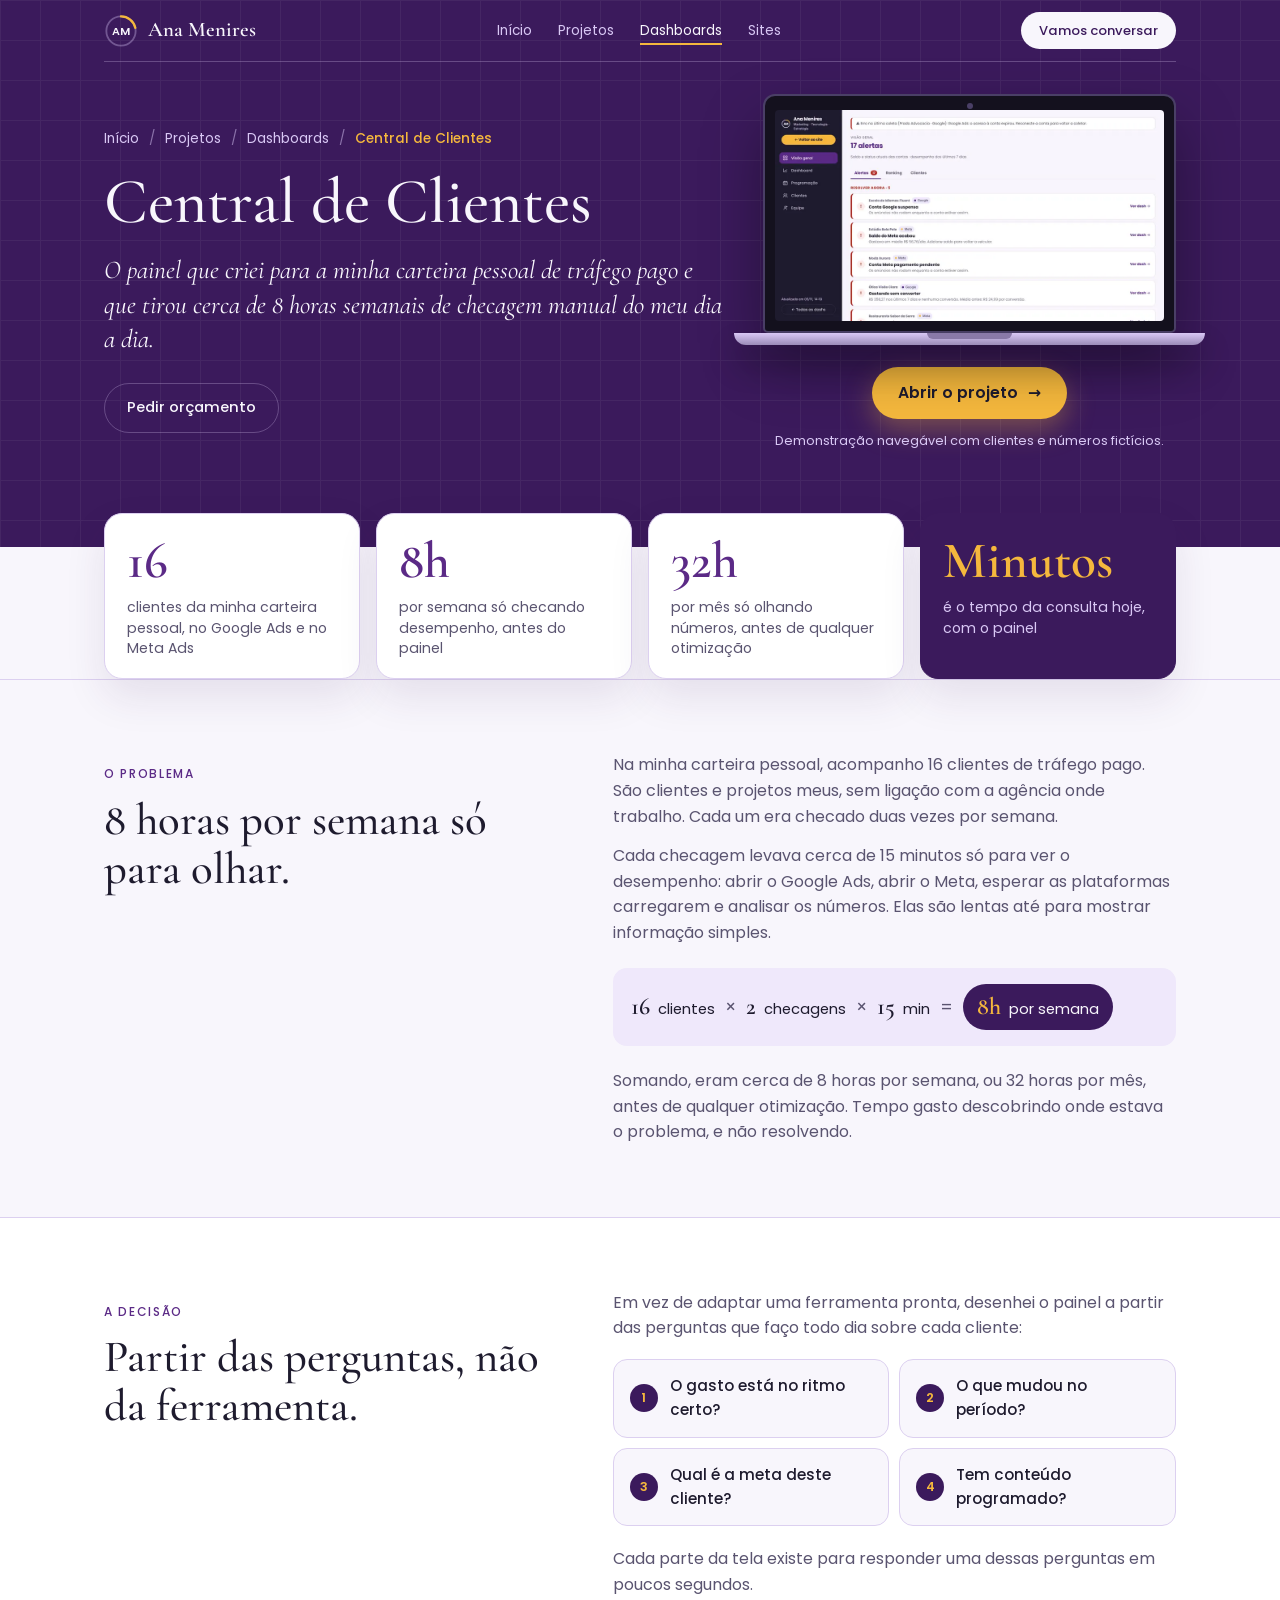
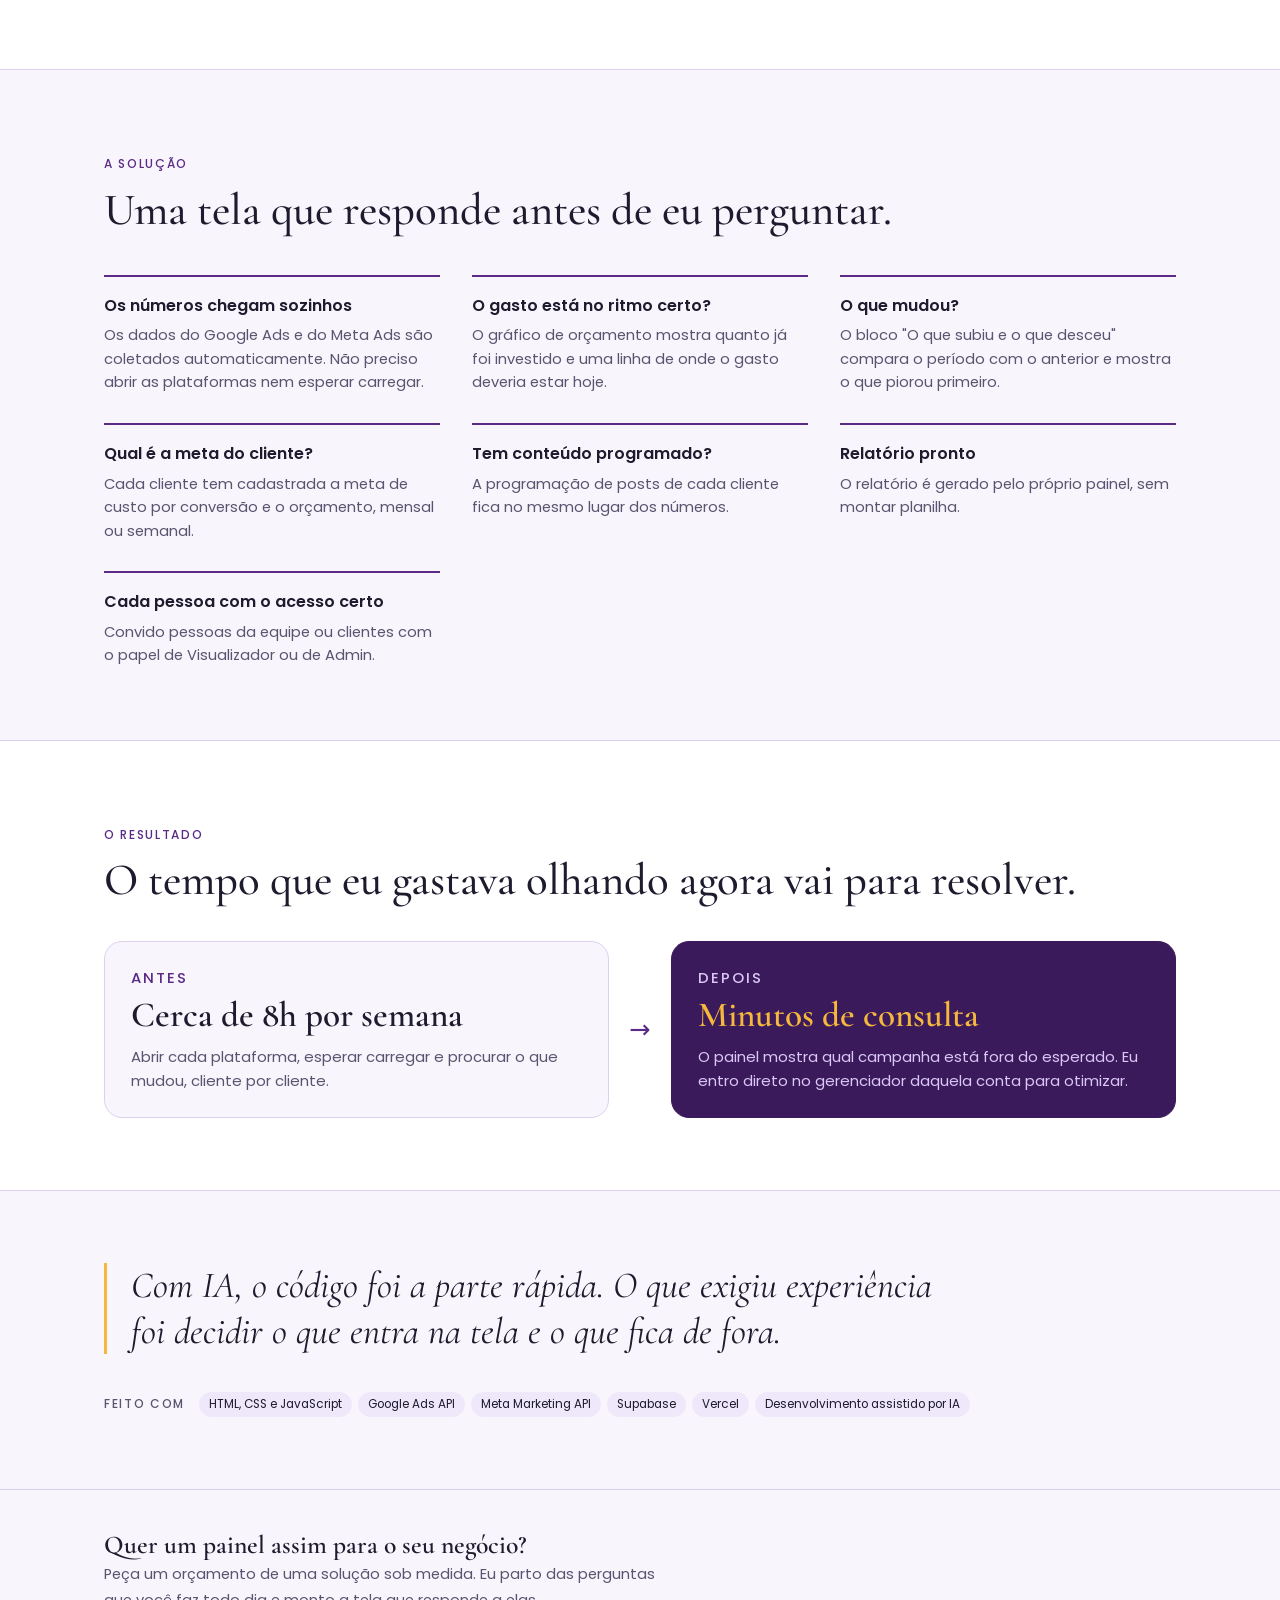
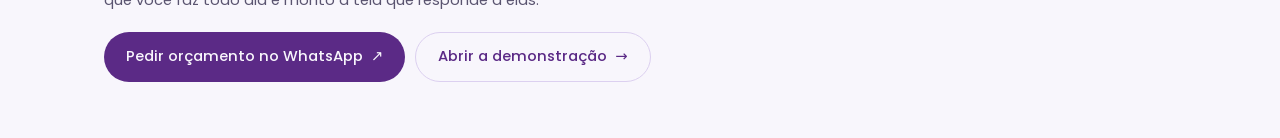
<file: projetos/dashboards/central-de-clientes/index.html>
<!DOCTYPE html>
<html lang="pt-BR">
<head>
<meta charset="utf-8">
<meta name="viewport" content="width=device-width,initial-scale=1,viewport-fit=cover">
<!-- Google tag (gtag.js) -->
<script async src="https://www.googletagmanager.com/gtag/js?id=G-YSLKBHC7CD"></script>
<script>
  window.dataLayer = window.dataLayer || [];
  function gtag(){dataLayer.push(arguments);}
  gtag('js', new Date());
  gtag('config', 'G-YSLKBHC7CD');
</script>
<title>Central de Clientes · Case · Ana Menires</title>
<meta name="description" content="Case da Central de Clientes: o painel de tráfego pago que tirou cerca de 8 horas semanais de checagem manual em 16 clientes de Google Ads e Meta Ads.">
<meta name="author" content="Ana Menires">
<link rel="canonical" href="https://anamenires.com.br/projetos/dashboards/central-de-clientes">
<meta name="theme-color" content="#3B1A5C">
<meta property="og:type" content="website">
<meta property="og:locale" content="pt_BR">
<meta property="og:site_name" content="Ana Menires">
<meta property="og:url" content="https://anamenires.com.br/projetos/dashboards/central-de-clientes">
<meta property="og:title" content="Central de Clientes · Case · Ana Menires">
<meta property="og:description" content="De cerca de 8 horas por semana checando 16 clientes para minutos de consulta.">
<meta property="og:image" content="https://anamenires.com.br/assets/img/central-clientes-poster.webp">
<meta name="twitter:card" content="summary_large_image">
<link rel="icon" href="/favicon.ico" sizes="48x48">
<link rel="icon" href="/icon-192.png" type="image/png" sizes="192x192">
<link rel="apple-touch-icon" href="/apple-touch-icon.png">
<link rel="preconnect" href="https://fonts.googleapis.com">
<link rel="preconnect" href="https://fonts.gstatic.com" crossorigin>
<link href="https://fonts.googleapis.com/css2?family=Cormorant+Garamond:ital,wght@0,500;0,600;1,500&family=Poppins:wght@400;500;600&display=swap" rel="stylesheet">
<style>
:root{
  color-scheme:light;
  --bg:#F8F6FC; --surface:#FFFFFF; --soft:#EFE8FB; --fg:#1E1B2E; --muted:#5A5470;
  --accent:#5B2A86; --accent-fg:#F8F6FC; --line:#DCD0F0; --ring:#D9C8F5; --amber:#F5B83D;
  --hero:#3B1A5C; --hero-fg:#F8F6FC; --hero-muted:#D9C8F5; --hero-line:rgba(217,200,245,.28);
  --display:"Cormorant Garamond", Georgia, "Times New Roman", serif;
  --body:"Poppins", system-ui, -apple-system, "Segoe UI", sans-serif;
  --wrap:1120px;
}
@media (prefers-color-scheme: dark){ :root:not([data-theme="light"]){
  color-scheme:dark;
  --bg:#14111E; --surface:#1E1B2E; --soft:#1B1729; --fg:#F8F6FC; --muted:#B9AFD0;
  --accent:#D9C8F5; --accent-fg:#1E1B2E; --line:#332C48; --ring:#4A3F66;
}}
:root[data-theme="dark"]{
  color-scheme:dark;
  --bg:#14111E; --surface:#1E1B2E; --soft:#1B1729; --fg:#F8F6FC; --muted:#B9AFD0;
  --accent:#D9C8F5; --accent-fg:#1E1B2E; --line:#332C48; --ring:#4A3F66;
}
*,*::before,*::after{box-sizing:border-box}
html,body{margin:0}
body{background:var(--bg);color:var(--fg);font-family:var(--body);font-size:16px;line-height:1.6;-webkit-font-smoothing:antialiased}
a{color:inherit}
.wrap{max-width:var(--wrap);margin:0 auto;padding:0 24px}
.label{font-size:.75rem;font-weight:500;letter-spacing:.14em;text-transform:uppercase}

/* Topo */
.hero{background:var(--hero);color:var(--hero-fg);position:relative;overflow:hidden}
.hero::before{content:"";position:absolute;inset:0;opacity:.05;pointer-events:none;
  background-image:linear-gradient(var(--hero-fg) 1px,transparent 1px),linear-gradient(90deg,var(--hero-fg) 1px,transparent 1px);background-size:40px 40px}
.top{display:flex;align-items:center;justify-content:space-between;gap:16px;padding:12px 0;border-bottom:1px solid var(--hero-line);position:relative}
.brand{display:flex;align-items:center;gap:10px;text-decoration:none;flex:none}
.brand b{font-family:var(--display);font-size:1.3rem;font-weight:600;line-height:1}
html{scroll-behavior:smooth}
.nav{display:flex;gap:26px;font-size:.85rem}
.nav a{text-decoration:none;color:var(--hero-muted);padding:4px 0}
.nav a:hover{color:var(--hero-fg)}
.nav a.on{color:var(--hero-fg);box-shadow:inset 0 -2px 0 var(--amber)}
.btn-top{background:var(--hero-fg);color:var(--hero);text-decoration:none;border-radius:999px;padding:8px 18px;font-size:.82rem;font-weight:500;white-space:nowrap}
.btn-top:hover{background:#fff}
.nav a:focus-visible,.btn-top:focus-visible,.brand:focus-visible,.trilha a:focus-visible{outline:2px solid var(--amber);outline-offset:3px;border-radius:4px}
.trilha{display:flex;flex-wrap:wrap;align-items:center;gap:10px;font-size:.85rem;color:var(--hero-muted)}
.trilha a{color:var(--hero-muted);text-decoration:none}
.trilha a:hover{color:var(--hero-fg);text-decoration:underline;text-underline-offset:3px}
.trilha span{opacity:.5}
.trilha b{color:var(--amber);font-weight:500}

@media (prefers-reduced-motion: reduce){html{scroll-behavior:auto}}
.intro{padding:56px 0 64px;position:relative;max-width:760px}
.intro h1{font-family:var(--display);font-weight:500;font-size:clamp(2.6rem,6vw,4rem);line-height:1.05;margin:18px 0 18px}
.intro p{color:var(--hero-muted);margin:0;font-size:1.02rem}

/* Galeria */
.galeria{padding:64px 0 88px}
.grid{display:grid;grid-template-columns:repeat(2,minmax(0,1fr));gap:28px}
.card{display:flex;flex-direction:column;background:var(--surface);border:1px solid var(--line);border-radius:18px;overflow:hidden;text-decoration:none;color:inherit;transition:transform .2s ease,box-shadow .2s ease,border-color .2s ease}
.card:hover{transform:translateY(-3px);box-shadow:0 22px 50px rgba(59,26,92,.16);border-color:var(--ring)}
.card:focus-visible{outline:2px solid var(--accent);outline-offset:3px}
.tela{background:var(--soft);border-bottom:1px solid var(--line)}
.tela .bar{display:flex;align-items:center;gap:6px;padding:9px 12px;border-bottom:1px solid var(--line)}
.tela .bar i{width:9px;height:9px;border-radius:50%;background:var(--ring)}
.tela .bar span{margin-left:8px;font-size:.7rem;color:var(--muted);background:var(--surface);padding:2px 10px;border-radius:999px;white-space:nowrap;overflow:hidden;text-overflow:ellipsis}
.tela video,.tela .thumb{display:block;width:100%;height:auto;aspect-ratio:960/522;object-fit:cover}
.tela .thumb{object-position:top center}
.corpo{padding:24px 26px 26px;display:flex;flex-direction:column;gap:12px;flex:1}
.meta{display:flex;flex-wrap:wrap;gap:8px 10px;align-items:center}
.meta .label{color:var(--muted);font-size:.68rem}
.selo{font-size:.7rem;font-weight:500;padding:3px 10px;border-radius:999px;border:1px solid var(--line);display:inline-flex;align-items:center;gap:6px}
.selo i{width:7px;height:7px;border-radius:50%;background:var(--amber)}
.card h2{font-family:var(--display);font-weight:600;font-size:1.9rem;line-height:1.1;margin:0}
.card p{margin:0;color:var(--muted);font-size:.93rem}
.chips{display:flex;flex-wrap:wrap;gap:6px;margin-top:2px}
.chips span{font-size:.74rem;padding:3px 10px;border-radius:999px;background:var(--soft)}
.abrir{margin-top:auto;padding-top:8px;font-weight:500;font-size:.92rem;color:var(--accent);display:inline-flex;align-items:center;gap:8px}
.card:hover .abrir span{transform:translateX(3px)}
.abrir span{transition:transform .2s ease}

.seguranca{background:var(--surface);border-top:1px solid var(--line);padding:72px 0}
.seg-head{max-width:680px}
.seg-head .label{color:var(--accent)}
.seg-head h2{font-family:var(--display);font-weight:500;font-size:clamp(2rem,4vw,2.8rem);line-height:1.1;margin:10px 0 14px}
.seg-head p{margin:0;color:var(--muted)}
.seg-grid{display:grid;grid-template-columns:repeat(4,minmax(0,1fr));gap:28px;margin-top:44px}
.seg-item{border-top:2px solid var(--accent);padding-top:18px}
.seg-item svg{width:26px;height:26px;color:var(--accent)}
.seg-item h3{font-size:1rem;font-weight:600;margin:12px 0 6px}
.seg-item p{margin:0;font-size:.9rem;color:var(--muted)}
@media (max-width:980px){.seg-grid{grid-template-columns:repeat(2,minmax(0,1fr))}}
@media (max-width:560px){.seg-grid{grid-template-columns:1fr}.seguranca{padding:52px 0}}
.cta{border-top:1px solid var(--line);padding:40px 0 56px}
.cta .wrap{display:flex;align-items:center;justify-content:space-between;gap:20px;flex-wrap:wrap}
.cta p{margin:0;max-width:560px}
.cta p b{display:block;font-family:var(--display);font-size:1.6rem;font-weight:600;line-height:1.2}
.cta p span{color:var(--muted);font-size:.92rem}
.btn{display:inline-flex;align-items:center;gap:8px;padding:12px 22px;border-radius:999px;background:var(--accent);color:var(--accent-fg);text-decoration:none;font-weight:500;font-size:.92rem;white-space:nowrap}
.btn:hover{filter:brightness(1.08)}

@media (max-width:820px){
  .grid{grid-template-columns:1fr}
  .intro{padding:40px 0 48px}
  .galeria{padding:40px 0 64px}
  .wrap{padding:0 16px}
}
@media (max-width:900px){ .nav a{display:none}  }
@media (max-width:420px){  }
@media (max-width:400px){ .brand b{font-size:1.15rem} .btn-top{padding:7px 14px} }
@media (prefers-reduced-motion: reduce){ .card,.abrir span{transition:none} }
/* Página de case */
.sub-case{font-family:var(--display);font-style:italic;font-size:clamp(1.3rem,2.4vw,1.6rem)!important;color:var(--hero-fg)!important;line-height:1.35!important;max-width:640px}
.hero-btns{display:flex;flex-wrap:wrap;gap:10px;margin-top:26px}
.btn-hero{display:inline-flex;align-items:center;gap:8px;padding:12px 22px;border-radius:999px;background:var(--amber);color:#1E1B2E;text-decoration:none;font-weight:600;font-size:.92rem}
.btn-hero.ghost{background:transparent;color:var(--hero-fg);border:1px solid var(--hero-line);font-weight:500}
.btn-hero:hover{filter:brightness(1.06)}
.bloco{padding:72px 0;border-top:1px solid var(--line)}
.bloco.numeros{padding:0;border-top:0;margin-top:-34px;position:relative}
.bloco.suave{background:var(--surface)}
.bloco .label{color:var(--accent)}
.bloco h2{font-family:var(--display);font-weight:500;font-size:clamp(2rem,4vw,2.8rem);line-height:1.1;margin:10px 0 0}
.duas{display:grid;grid-template-columns:.9fr 1.1fr;gap:48px;align-items:start}
.texto p{margin:0 0 14px;color:var(--muted)}
.texto p:last-child{margin-bottom:0}
.stats{display:grid;grid-template-columns:repeat(4,minmax(0,1fr));gap:16px}
.stat{background:var(--surface);border:1px solid var(--line);border-radius:18px;padding:22px 22px 20px;box-shadow:0 18px 40px rgba(59,26,92,.10)}
.stat b{display:block;font-family:var(--display);font-weight:600;font-size:clamp(2.4rem,4.4vw,3.2rem);line-height:1;color:var(--accent)}
.stat span{display:block;margin-top:10px;font-size:.88rem;color:var(--muted);line-height:1.45}
.stat.destaque{background:var(--hero);border-color:var(--hero)}
.stat.destaque b{color:var(--amber)}
.stat.destaque span{color:var(--hero-muted)}
.conta{display:flex;flex-wrap:wrap;align-items:center;gap:10px;margin:22px 0;padding:16px 18px;border-radius:14px;background:var(--soft);font-size:.92rem}
.conta b{font-family:var(--display);font-size:1.5rem;font-weight:600;color:var(--fg);margin-right:4px}
.conta i{font-style:normal;color:var(--muted);font-size:1.1rem}
.conta .tot{background:var(--hero);color:var(--hero-fg);padding:4px 14px;border-radius:999px}
.conta .tot b{color:var(--amber)}
.perguntas{list-style:none;counter-reset:q;margin:18px 0 20px;padding:0;display:grid;grid-template-columns:1fr 1fr;gap:10px}
.perguntas li{counter-increment:q;display:flex;gap:12px;align-items:center;background:var(--bg);border:1px solid var(--line);border-radius:14px;padding:14px 16px;font-weight:500;font-size:.95rem}
.perguntas li::before{content:counter(q);flex:none;width:28px;height:28px;border-radius:50%;display:grid;place-items:center;background:var(--hero);color:var(--amber);font-size:.8rem;font-weight:600}
.recursos{display:grid;grid-template-columns:repeat(3,minmax(0,1fr));gap:28px 32px;margin-top:40px}
.rec{border-top:2px solid var(--accent);padding-top:16px}
.rec h3{font-size:1rem;font-weight:600;margin:0 0 6px}
.rec p{margin:0;font-size:.92rem;color:var(--muted)}
.antes-depois{display:grid;grid-template-columns:1fr auto 1fr;gap:20px;align-items:stretch;margin-top:36px}
.ad{border-radius:18px;padding:24px 26px;border:1px solid var(--line);background:var(--bg)}
.ad b{display:block;font-family:var(--display);font-weight:600;font-size:clamp(1.7rem,3vw,2.2rem);line-height:1.1;margin:6px 0 10px}
.ad p{margin:0;color:var(--muted);font-size:.93rem}
.ad .label{margin:0}
.ad.depois{background:var(--hero);border-color:var(--hero)}
.ad.depois b{color:var(--amber)}
.ad.depois p{color:var(--hero-muted)}
.ad.depois .label{color:var(--hero-muted)}
.seta{display:grid;place-items:center;font-size:1.6rem;color:var(--accent)}
.insight blockquote{margin:0;max-width:860px;border-left:3px solid var(--amber);padding-left:24px}
.insight blockquote p{margin:0;font-family:var(--display);font-style:italic;font-size:clamp(1.6rem,3.2vw,2.3rem);line-height:1.25;color:var(--fg)}
.stack-tec{display:flex;flex-wrap:wrap;align-items:center;gap:10px 14px;margin-top:36px}
.stack-tec .label{color:var(--muted)}
.cta-btns{display:flex;flex-wrap:wrap;gap:10px}
.btn.ghost{background:transparent;color:var(--accent);border:1px solid var(--line)}
@media (max-width:900px){.stats{grid-template-columns:1fr 1fr}.duas{grid-template-columns:1fr;gap:20px}.recursos{grid-template-columns:1fr 1fr}}
@media (max-width:640px){.bloco{padding:52px 0}.recursos{grid-template-columns:1fr}.perguntas{grid-template-columns:1fr}.antes-depois{grid-template-columns:1fr}.seta{transform:rotate(90deg)}.stat{padding:18px}}

/* Hero com notebook */
.hero-case{display:grid;grid-template-columns:minmax(0,1.2fr) minmax(0,.8fr);gap:40px;align-items:center;padding-bottom:40px}
.hero-case .intro{max-width:none}
.notebook-col{display:flex;flex-direction:column;align-items:center;padding:32px 0 56px;position:relative}
.notebook{display:block;width:100%;max-width:420px;text-decoration:none;transition:transform .3s ease}
.notebook:hover{transform:translateY(-4px)}
.nb-tela{position:relative;background:#14111E;border:2px solid #4A3F66;border-radius:12px 12px 5px 5px;padding:14px 10px 10px;box-shadow:0 30px 60px rgba(0,0,0,.35)}
.nb-cam{position:absolute;top:7px;left:50%;width:6px;height:6px;margin-left:-3px;border-radius:50%;background:#4A3F66}
.nb-tela video{display:block;width:100%;height:auto;aspect-ratio:960/522;object-fit:cover;border-radius:4px;background:#F8F6FC}
.nb-base{position:relative;height:12px;margin:0 -7%;background:linear-gradient(#D9C8F5,#9B8BB8);border-radius:0 0 14px 14px;box-shadow:0 18px 30px rgba(0,0,0,.3)}
.nb-base span{position:absolute;top:0;left:50%;width:18%;height:6px;margin-left:-9%;background:#8A79A8;border-radius:0 0 8px 8px}
.btn-abrir{margin-top:22px;display:inline-flex;align-items:center;gap:10px;background:var(--amber);color:#1E1B2E;text-decoration:none;font-weight:600;font-size:.98rem;padding:13px 26px;border-radius:999px;box-shadow:0 10px 28px rgba(245,184,61,.35);transition:transform .15s ease,box-shadow .15s ease}
.btn-abrir:hover{transform:translateY(-2px);box-shadow:0 14px 34px rgba(245,184,61,.45)}
.btn-abrir:focus-visible{outline:2px solid #F8F6FC;outline-offset:3px}
.nb-nota{margin:12px 0 0;font-size:.8rem;color:var(--hero-muted);text-align:center}
@media (max-width:900px){.hero-case{grid-template-columns:1fr;gap:8px;padding-bottom:24px}.notebook-col{padding:8px 0 48px}.notebook{max-width:520px}}
@media (prefers-reduced-motion: reduce){.notebook,.btn-abrir{transition:none}}
</style>
</head>
<body>

<header class="hero">
  <div class="wrap">
    <div class="top">
      <a class="brand" href="/" aria-label="Ana Menires, página inicial">
        <svg viewBox="0 0 260 260" width="34" height="34" aria-hidden="true">
          <circle cx="130" cy="130" r="112" fill="none" stroke="rgba(217,200,245,.35)" stroke-width="14"/>
          <circle cx="130" cy="130" r="112" fill="none" stroke="#F5B83D" stroke-width="18" stroke-linecap="round" stroke-dasharray="150 554" transform="rotate(-90 130 130)"/>
          <text x="130" y="158" text-anchor="middle" font-family="Poppins, system-ui, sans-serif" font-size="84" font-weight="600" letter-spacing="-3" fill="#F8F6FC">AM</text>
        </svg>
        <b>Ana Menires</b>
      </a>
      <nav class="nav" aria-label="Navegação">
        <a href="/">Início</a><a href="/projetos">Projetos</a><a class="on" href="/projetos/dashboards">Dashboards</a><a href="/projetos/sites">Sites</a>
      </nav>
      <a class="btn-top" href="https://wa.me/5585998559462?text=Ol%C3%A1%2C%20Ana!%20Vi%20o%20case%20da%20Central%20de%20Clientes%20e%20quero%20conversar." target="_blank" rel="noopener">Vamos conversar</a>
    </div>
    <div class="hero-case">
    <div class="intro">
      <nav class="trilha" aria-label="Você está em">
        <a href="/">Início</a><span aria-hidden="true">/</span><a href="/projetos">Projetos</a><span aria-hidden="true">/</span><a href="/projetos/dashboards">Dashboards</a><span aria-hidden="true">/</span><b aria-current="page">Central de Clientes</b>
      </nav>
      <h1>Central de Clientes</h1>
      <p class="sub-case">O painel que criei para a minha carteira pessoal de tráfego pago e que tirou cerca de 8 horas semanais de checagem manual do meu dia a dia.</p>
      <div class="hero-btns"><a class="btn-hero ghost" href="#orcamento">Pedir orçamento</a></div>
    </div>
    <div class="notebook-col">
      <a class="notebook" href="/projetos/dashboards/dash-painel-dos-clientes" aria-label="Abrir a demonstração da Central de Clientes">
        <div class="nb-tela">
          <div class="nb-cam" aria-hidden="true"></div>
          <video src="/assets/video/central-clientes.mp4" poster="/assets/img/central-clientes-poster.webp" autoplay muted loop playsinline preload="metadata" width="960" height="522" aria-hidden="true"></video>
        </div>
        <div class="nb-base" aria-hidden="true"><span></span></div>
      </a>
      <a class="btn-abrir" href="/projetos/dashboards/dash-painel-dos-clientes">Abrir o projeto <span aria-hidden="true">→</span></a>
      <p class="nb-nota">Demonstração navegável com clientes e números fictícios.</p>
    </div>
    </div>
    </div>
  </div>
</header>

<main class="case-pg">

  <section class="bloco numeros" aria-label="Números do processo">
    <div class="wrap">
      <div class="stats">
        <div class="stat"><b>16</b><span>clientes da minha carteira pessoal, no Google Ads e no Meta Ads</span></div>
        <div class="stat"><b>8h</b><span>por semana só checando desempenho, antes do painel</span></div>
        <div class="stat"><b>32h</b><span>por mês só olhando números, antes de qualquer otimização</span></div>
        <div class="stat destaque"><b>Minutos</b><span>é o tempo da consulta hoje, com o painel</span></div>
      </div>
    </div>
  </section>

  <section class="bloco" aria-labelledby="t-problema">
    <div class="wrap duas">
      <div class="lado">
        <p class="label">O problema</p>
        <h2 id="t-problema">8 horas por semana só para olhar.</h2>
      </div>
      <div class="texto">
        <p>Na minha carteira pessoal, acompanho 16 clientes de tráfego pago. São clientes e projetos meus, sem ligação com a agência onde trabalho. Cada um era checado duas vezes por semana.</p>
        <p>Cada checagem levava cerca de 15 minutos só para ver o desempenho: abrir o Google Ads, abrir o Meta, esperar as plataformas carregarem e analisar os números. Elas são lentas até para mostrar informação simples.</p>
        <div class="conta" aria-label="16 clientes vezes 2 checagens vezes 15 minutos igual a 8 horas por semana">
          <span><b>16</b> clientes</span><i aria-hidden="true">×</i><span><b>2</b> checagens</span><i aria-hidden="true">×</i><span><b>15</b> min</span><i aria-hidden="true">=</i><span class="tot"><b>8h</b> por semana</span>
        </div>
        <p>Somando, eram cerca de 8 horas por semana, ou 32 horas por mês, antes de qualquer otimização. Tempo gasto descobrindo onde estava o problema, e não resolvendo.</p>
      </div>
    </div>
  </section>

  <section class="bloco suave" aria-labelledby="t-decisao">
    <div class="wrap duas">
      <div class="lado">
        <p class="label">A decisão</p>
        <h2 id="t-decisao">Partir das perguntas, não da ferramenta.</h2>
      </div>
      <div class="texto">
        <p>Em vez de adaptar uma ferramenta pronta, desenhei o painel a partir das perguntas que faço todo dia sobre cada cliente:</p>
        <ol class="perguntas">
          <li>O gasto está no ritmo certo?</li>
          <li>O que mudou no período?</li>
          <li>Qual é a meta deste cliente?</li>
          <li>Tem conteúdo programado?</li>
        </ol>
        <p>Cada parte da tela existe para responder uma dessas perguntas em poucos segundos.</p>
      </div>
    </div>
  </section>

  <section class="bloco" aria-labelledby="t-solucao">
    <div class="wrap">
      <p class="label">A solução</p>
      <h2 id="t-solucao">Uma tela que responde antes de eu perguntar.</h2>
      <div class="recursos">
        <div class="rec"><h3>Os números chegam sozinhos</h3><p>Os dados do Google Ads e do Meta Ads são coletados automaticamente. Não preciso abrir as plataformas nem esperar carregar.</p></div>
        <div class="rec"><h3>O gasto está no ritmo certo?</h3><p>O gráfico de orçamento mostra quanto já foi investido e uma linha de onde o gasto deveria estar hoje.</p></div>
        <div class="rec"><h3>O que mudou?</h3><p>O bloco "O que subiu e o que desceu" compara o período com o anterior e mostra o que piorou primeiro.</p></div>
        <div class="rec"><h3>Qual é a meta do cliente?</h3><p>Cada cliente tem cadastrada a meta de custo por conversão e o orçamento, mensal ou semanal.</p></div>
        <div class="rec"><h3>Tem conteúdo programado?</h3><p>A programação de posts de cada cliente fica no mesmo lugar dos números.</p></div>
        <div class="rec"><h3>Relatório pronto</h3><p>O relatório é gerado pelo próprio painel, sem montar planilha.</p></div>
        <div class="rec"><h3>Cada pessoa com o acesso certo</h3><p>Convido pessoas da equipe ou clientes com o papel de Visualizador ou de Admin.</p></div>
      </div>
    </div>
  </section>

  <section class="bloco suave" aria-labelledby="t-resultado">
    <div class="wrap">
      <p class="label">O resultado</p>
      <h2 id="t-resultado">O tempo que eu gastava olhando agora vai para resolver.</h2>
      <div class="antes-depois">
        <div class="ad antes">
          <p class="label">Antes</p>
          <b>Cerca de 8h por semana</b>
          <p>Abrir cada plataforma, esperar carregar e procurar o que mudou, cliente por cliente.</p>
        </div>
        <div class="seta" aria-hidden="true">→</div>
        <div class="ad depois">
          <p class="label">Depois</p>
          <b>Minutos de consulta</b>
          <p>O painel mostra qual campanha está fora do esperado. Eu entro direto no gerenciador daquela conta para otimizar.</p>
        </div>
      </div>
    </div>
  </section>

  <section class="bloco insight" aria-label="Aprendizado">
    <div class="wrap">
      <blockquote>
        <p>Com IA, o código foi a parte rápida. O que exigiu experiência foi decidir o que entra na tela e o que fica de fora.</p>
      </blockquote>
      <div class="stack-tec"><span class="label">Feito com</span><div class="chips"><span>HTML, CSS e JavaScript</span><span>Google Ads API</span><span>Meta Marketing API</span><span>Supabase</span><span>Vercel</span><span>Desenvolvimento assistido por IA</span></div></div>
    </div>
  </section>

</main>

<section class="cta" id="orcamento">
  <div class="wrap">
    <p><b>Quer um painel assim para o seu negócio?</b><span>Peça um orçamento de uma solução sob medida. Eu parto das perguntas que você faz todo dia e monto a tela que responde a elas.</span></p>
    <div class="cta-btns">
      <a class="btn" href="https://wa.me/5585998559462?text=Ol%C3%A1%2C%20Ana!%20Vi%20o%20case%20da%20Central%20de%20Clientes%20e%20quero%20um%20or%C3%A7amento%20de%20um%20painel%20sob%20medida." target="_blank" rel="noopener">Pedir orçamento no WhatsApp <span aria-hidden="true">↗</span></a>
      <a class="btn ghost" href="/projetos/dashboards/dash-painel-dos-clientes">Abrir a demonstração <span aria-hidden="true">→</span></a>
    </div>
  </div>
</section>

</body>
</html>
</file>
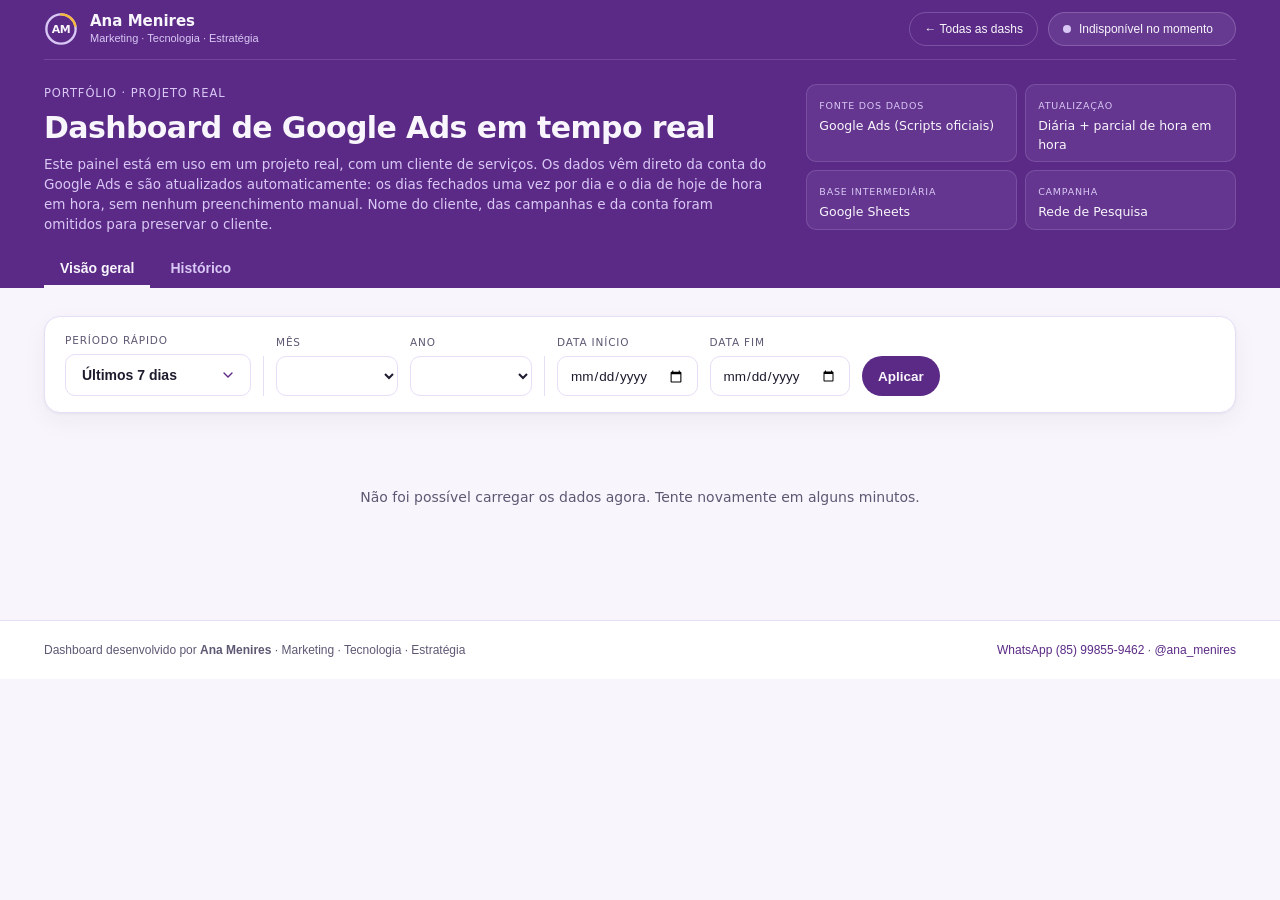
<file: projetos/dashboards/dash-cliente-google/index.html>
<!DOCTYPE html>
<html lang="pt-BR">
<head>
<meta charset="UTF-8">
<!-- Google Tag Manager -->
<script>(function(w,d,s,l,i){w[l]=w[l]||[];w[l].push({'gtm.start':
new Date().getTime(),event:'gtm.js'});var f=d.getElementsByTagName(s)[0],
j=d.createElement(s),dl=l!='dataLayer'?'&l='+l:'';j.async=true;j.src=
'https://www.googletagmanager.com/gtm.js?id='+i+dl;f.parentNode.insertBefore(j,f);
})(window,document,'script','dataLayer','GTM-NJSTGJQS');</script>
<!-- End Google Tag Manager -->
<meta name="viewport" content="width=device-width, initial-scale=1.0">
<meta http-equiv="Content-Security-Policy" content="default-src 'none'; script-src 'self' 'unsafe-inline' https://www.googletagmanager.com https://www.googleadservices.com https://googleads.g.doubleclick.net; style-src 'unsafe-inline' https://fonts.googleapis.com; font-src https://fonts.gstatic.com; connect-src https://docs.google.com https://*.googleusercontent.com https://*.google-analytics.com https://*.analytics.google.com https://*.googletagmanager.com https://www.google.com https://googleads.g.doubleclick.net https://*.doubleclick.net https://www.googleadservices.com; img-src data: https://*.google-analytics.com https://*.googletagmanager.com https://www.google.com https://googleads.g.doubleclick.net https://*.doubleclick.net https://www.googleadservices.com; frame-src https://www.googletagmanager.com; base-uri 'none'; form-action 'none'">
<meta name="referrer" content="no-referrer">

<title>Dashboard Google Ads · Ana Menires</title>
<link rel="canonical" href="https://anamenires.com.br/projetos/dashboards/dash-cliente-google">
<link rel="icon" href="/favicon.ico" sizes="48x48">
<meta name="description" content="Dashboard de Google Ads aplicado em um projeto real, com dados puxados automaticamente da plataforma.">
<link href="https://fonts.googleapis.com/css2?family=Poppins:wght@400;500;600;700&family=Inter:wght@500&display=swap" rel="stylesheet">
<style>
  :root{
    --roxo:#5B2A86; --lilas:#D9C8F5; --ambar:#F5B83D;
    --grafite:#1E1B2E; --offwhite:#F8F6FC; --branco:#FFFFFF;
    --roxo-90:#4A2270; --linha:#E7DEF7; --suave:#5E5873;
    --radius:16px; --sombra:0 1px 3px rgba(30,27,46,.05),0 8px 24px rgba(30,27,46,.05);
  }
  *,*::before,*::after{box-sizing:border-box;margin:0;padding:0}
  body{font-family:'Poppins',system-ui,sans-serif;background:var(--offwhite);color:var(--grafite);line-height:1.5;-webkit-font-smoothing:antialiased;min-height:100vh}
  .wrap{max-width:1240px;margin:0 auto;padding:0 24px}
  .rotulo{font-family:'Inter',system-ui,sans-serif;font-weight:500;font-size:11.5px;letter-spacing:.08em;text-transform:uppercase}
  h1,h2,h3{letter-spacing:-.02em;line-height:1.2}

  /* ── CABEÇALHO DO PROJETO ── */
  .projeto{background:var(--roxo);color:var(--offwhite)}
  .barra{display:flex;align-items:center;justify-content:space-between;gap:16px;padding:12px 0;border-bottom:1px solid rgba(217,200,245,.18)}
  .lockup{display:flex;align-items:center;gap:12px}
  .lockup strong{display:block;font-weight:600;font-size:15px;line-height:1.2}
  .lockup span{display:block;font-family:'Inter',sans-serif;font-weight:500;font-size:11px;color:var(--lilas)}
  .ao-vivo{display:inline-flex;align-items:center;gap:8px;background:rgba(217,200,245,.1);border:1px solid rgba(217,200,245,.25);border-radius:999px;padding:7px 14px;font-family:'Inter',sans-serif;font-weight:500;font-size:12px;color:var(--offwhite);white-space:nowrap}
  .ponto{width:8px;height:8px;border-radius:50%;background:var(--ambar);animation:pulso 2s infinite}
  @keyframes pulso{0%{box-shadow:0 0 0 0 rgba(245,184,61,.6)}70%{box-shadow:0 0 0 9px rgba(245,184,61,0)}100%{box-shadow:0 0 0 0 rgba(245,184,61,0)}}
  .ao-vivo.off .ponto{background:var(--lilas);animation:none}
  .barra-acoes{display:flex;align-items:center;gap:10px;flex-wrap:wrap;justify-content:flex-end}
  .voltar-galeria{color:var(--offwhite);text-decoration:none;font-family:'Inter',sans-serif;font-weight:500;font-size:12px;padding:7px 14px;border-radius:999px;border:1px solid rgba(217,200,245,.25);white-space:nowrap}
  .voltar-galeria:hover{background:rgba(217,200,245,.12)}

  .intro{display:grid;grid-template-columns:1.7fr 1fr;gap:32px;align-items:center;padding:20px 0 16px}
  .intro .rotulo{color:var(--lilas)}
  .intro h1{font-size:clamp(22px,2.4vw,30px);font-weight:600;margin:6px 0 8px}
  .intro p{color:var(--lilas);font-size:13.5px;max-width:760px;line-height:1.5}
  .fichas{display:grid;grid-template-columns:1fr 1fr;gap:8px}
  .ficha{background:rgba(217,200,245,.08);border:1px solid rgba(217,200,245,.18);border-radius:10px;padding:7px 12px}
  .ficha .rotulo{color:var(--lilas);font-size:9.5px}
  .ficha b{display:block;font-weight:500;font-size:12.5px;color:var(--offwhite);margin-top:1px}

  .abas{display:flex;gap:4px}
  .aba{background:none;border:none;border-bottom:3px solid transparent;color:var(--lilas);font:600 14px 'Poppins',sans-serif;padding:9px 16px;cursor:pointer}
  .aba:hover{color:var(--offwhite)}
  .aba[aria-selected="true"]{color:var(--offwhite);border-bottom-color:var(--offwhite)}

  /* ── DASH ── */
  main{padding:28px 0 56px}
  .painel{display:none}
  .painel.ativo{display:block}

  .filtros{background:var(--branco);border:1px solid var(--linha);border-radius:var(--radius);box-shadow:var(--sombra);padding:16px 20px;display:flex;flex-wrap:wrap;gap:14px;align-items:flex-end;margin-bottom:18px}
  .campo{display:flex;flex-direction:column;gap:6px}
  .campo .rotulo{color:var(--suave);font-size:10.5px}
  .campo select,.campo input{height:40px;padding:0 12px;border:1.5px solid var(--linha);border-radius:10px;font:500 13.5px 'Poppins',sans-serif;color:var(--grafite);background:var(--branco);min-width:140px;outline:none}
  .campo select:focus,.campo input:focus{border-color:var(--roxo)}
  .divisor{width:1px;height:40px;background:var(--linha)}
  .btn{height:40px;padding:0 20px;border-radius:999px;font:600 13.5px 'Poppins',sans-serif;cursor:pointer;transition:background .15s}
  .btn-roxo{background:var(--roxo);color:var(--offwhite);border:none}
  .btn-roxo:hover{background:var(--roxo-90)}
  .btn-linha{background:var(--branco);color:var(--roxo);border:1.5px solid var(--linha)}
  .btn-linha:hover{border-color:var(--roxo)}
  .periodo{font-size:14px;color:var(--suave);margin:0 0 16px}
  .periodo strong{color:var(--grafite)}

  .kpis{display:grid;grid-template-columns:repeat(4,1fr);gap:14px;margin-bottom:18px}
  .kpi{background:var(--branco);border:1px solid var(--linha);border-radius:var(--radius);box-shadow:var(--sombra);padding:18px 20px}
  .kpi .rotulo{color:var(--suave);font-size:10.5px}
  .kpi b{display:block;font-size:27px;font-weight:700;margin:6px 0 4px;letter-spacing:-.02em;font-variant-numeric:tabular-nums}
  .kpi.destaque{background:var(--roxo);border-color:var(--roxo)}
  .kpi.destaque .rotulo{color:var(--lilas)}
  .kpi.destaque b{color:var(--offwhite)}
  .delta{font-family:'Inter',sans-serif;font-weight:500;font-size:12px;color:var(--suave)}
  .delta.bom{color:var(--roxo)}
  .kpi.destaque .delta{color:var(--lilas)}

  .cartao{background:var(--branco);border:1px solid var(--linha);border-radius:var(--radius);box-shadow:var(--sombra);padding:22px}
  .cartao-topo{display:flex;justify-content:space-between;align-items:baseline;gap:12px;margin-bottom:14px}
  .cartao h3{font-size:15px;font-weight:600}
  .legenda{font-family:'Inter',sans-serif;font-weight:500;font-size:12px;color:var(--suave)}
  .contador{font-family:'Inter',sans-serif;font-weight:500;font-size:12px;color:var(--roxo);background:var(--offwhite);border:1px solid var(--linha);padding:3px 10px;border-radius:999px}
  .grade{display:grid;grid-template-columns:1.5fr 1fr;gap:16px;margin-bottom:16px}
  svg.grafico{width:100%;height:auto;display:block}

  .tabela-wrap{overflow-x:auto}
  table{width:100%;border-collapse:collapse;font-size:13.5px;font-variant-numeric:tabular-nums}
  th{font-family:'Inter',sans-serif;font-weight:500;font-size:10.5px;letter-spacing:.06em;text-transform:uppercase;color:var(--suave);text-align:right;padding:10px 12px;border-bottom:1px solid var(--linha);white-space:nowrap;background:var(--offwhite)}
  th:first-child,td:first-child{text-align:left}
  td{padding:12px;border-bottom:1px solid var(--offwhite);text-align:right;white-space:nowrap}
  tr:last-child td{border-bottom:none}
  .nome-camp{font-weight:600}
  .tag{display:inline-block;margin-left:8px;font-family:'Inter',sans-serif;font-weight:500;font-size:10px;letter-spacing:.06em;text-transform:uppercase;color:var(--roxo);background:var(--offwhite);border:1px solid var(--linha);border-radius:999px;padding:2px 8px;vertical-align:middle}

  /* HISTÓRICO */
  .sec-titulo{display:flex;align-items:center;gap:8px;margin:6px 0 14px}
  .sec-titulo::before{content:"";width:4px;height:16px;border-radius:2px;background:var(--roxo)}
  .sec-titulo .rotulo{color:var(--suave)}
  .top3{display:grid;grid-template-columns:repeat(3,1fr);gap:14px;margin-bottom:28px}
  .top{background:var(--branco);border:1.5px solid var(--roxo);border-radius:var(--radius);padding:20px;position:relative}
  .top .pos{position:absolute;top:16px;right:18px;font-family:'Inter',sans-serif;font-weight:500;font-size:12px;color:var(--roxo);background:var(--offwhite);border:1px solid var(--linha);border-radius:999px;padding:2px 10px}
  .top .num{font-size:30px;font-weight:700;color:var(--roxo);letter-spacing:-.02em}
  .top .rotulo{color:var(--suave);font-size:10.5px}
  .top h3{font-size:16px;margin:10px 0 12px}
  .linha-m{display:flex;justify-content:space-between;font-size:13px;padding:5px 0;border-bottom:1px solid var(--offwhite)}
  .linha-m:last-child{border-bottom:none}
  .linha-m span:first-child{color:var(--suave)}
  .linha-m span:last-child{font-weight:600;font-variant-numeric:tabular-nums}
  .meses{display:grid;grid-template-columns:repeat(auto-fill,minmax(230px,1fr));gap:14px}
  .mes{background:var(--branco);border:1px solid var(--linha);border-radius:var(--radius);padding:18px}
  .mes h3{font-size:14.5px;margin-bottom:10px;padding-bottom:10px;border-bottom:1px solid var(--linha)}
  .mes.marcado{border-color:var(--roxo)}

  .estado{padding:56px 16px;text-align:center;color:var(--suave);font-size:14px}

  footer{border-top:1px solid var(--linha);padding:20px 0;background:var(--branco)}
  footer .wrap{display:flex;justify-content:space-between;align-items:center;gap:12px;flex-wrap:wrap}
  footer small{font-family:'Inter',sans-serif;font-weight:500;font-size:12px;color:var(--suave)}
  footer a{color:var(--roxo);text-decoration:none}

  @media (max-width:980px){
    .intro{grid-template-columns:1fr;gap:16px}
    .kpis{grid-template-columns:1fr 1fr}
    .grade,.top3{grid-template-columns:1fr}
  }
  @media (max-width:560px){
    .wrap{padding:0 16px}
    .divisor{display:none}
    .campo,.campo select,.campo input{width:100%}
    .kpi b{font-size:21px}
    .intro{padding:14px 0 12px;gap:14px}
    .intro p{font-size:13px}
    .ao-vivo .txt-longo{display:none}
  }

  /* ── MENU DE PERÍODO ── */
  .periodo-wrap{position:relative}
  .btn-periodo{height:42px;min-width:220px;display:flex;align-items:center;justify-content:space-between;gap:12px;padding:0 14px 0 16px;border:1.5px solid var(--linha);border-radius:10px;background:var(--branco);font:600 14px 'Poppins',sans-serif;color:var(--grafite);cursor:pointer}
  .btn-periodo:hover,.btn-periodo[aria-expanded="true"]{border-color:var(--roxo)}
  .btn-periodo svg{width:16px;height:16px;stroke:var(--roxo);fill:none;stroke-width:2;stroke-linecap:round;stroke-linejoin:round;transition:transform .15s}
  .btn-periodo[aria-expanded="true"] svg{transform:rotate(180deg)}
  .menu{position:absolute;top:calc(100% + 6px);left:0;z-index:50;min-width:240px;background:var(--branco);border:1px solid var(--linha);border-radius:12px;box-shadow:0 12px 32px rgba(30,27,46,.14);padding:6px}
  .menu[hidden]{display:none}
  .menu-item{display:flex;align-items:center;gap:10px;width:100%;text-align:left;background:none;border:none;border-radius:8px;padding:9px 12px;font:500 13.5px 'Poppins',sans-serif;color:var(--grafite);cursor:pointer}
  .menu-item::before{content:"";width:8px;height:8px;border-radius:50%;border:1.5px solid var(--linha);flex:none}
  .menu-item[aria-checked="true"]{background:var(--offwhite);color:var(--roxo);font-weight:600}
  .menu-item[aria-checked="true"]::before{background:var(--roxo);border-color:var(--roxo)}
  .menu-item:hover:not(:disabled){background:var(--offwhite)}
  .menu-item:disabled{color:var(--suave);opacity:.6;cursor:not-allowed}
  .menu-sep{height:1px;background:var(--linha);margin:6px 4px}
  .extra{display:flex;flex-wrap:wrap;gap:14px;align-items:flex-end}
  .extra[hidden]{display:none}
  .periodo-comp{display:inline-block;margin-left:10px;font-family:'Inter',sans-serif;font-weight:500;font-size:12px;color:var(--suave)}
  .aviso-parcial{display:inline-block;margin-left:10px;font-family:'Inter',sans-serif;font-weight:500;font-size:11.5px;color:var(--roxo);background:var(--offwhite);border:1px solid var(--linha);border-radius:999px;padding:3px 10px}

  .filtros{gap:12px}
  .campo select,.campo input{min-width:122px}
  .btn-periodo{min-width:186px}
  .btn{padding:0 16px}
</style>
<script src="/assets/js/analytics.js"></script>
</head>
<body>
<!-- Google Tag Manager (noscript) -->
<noscript><iframe src="https://www.googletagmanager.com/ns.html?id=GTM-NJSTGJQS"
height="0" width="0" style="display:none;visibility:hidden"></iframe></noscript>
<!-- End Google Tag Manager (noscript) -->

<header class="projeto">
  <div class="wrap">
    <div class="barra">
      <div class="lockup">
        <svg viewBox="0 0 260 260" width="34" height="34" role="img" aria-label="Logo Ana Menires">
          <circle cx="130" cy="130" r="112" fill="none" stroke="#D9C8F5" stroke-width="18"/>
          <circle cx="130" cy="130" r="112" fill="none" stroke="#F5B83D" stroke-width="18" stroke-linecap="round" stroke-dasharray="150 554" transform="rotate(-90 130 130)"/>
          <text x="130" y="158" text-anchor="middle" font-family="Poppins, system-ui, sans-serif" font-size="84" font-weight="600" letter-spacing="-3" fill="#F8F6FC">AM</text>
        </svg>
        <div><strong>Ana Menires</strong><span>Marketing · Tecnologia · Estratégia</span></div>
      </div>
      <div class="barra-acoes"><a class="voltar-galeria" href="/projetos/dashboards">← Todas as dashs</a>
      <span class="ao-vivo" id="status"><span class="ponto"></span><span>Conectando ao Google Ads…</span></span></div>
    </div>

    <div class="intro">
      <div>
        <span class="rotulo">Portfólio · Projeto real</span>
        <h1>Dashboard de Google Ads em tempo real</h1>
        <p>Este painel está em uso em um projeto real, com um cliente de serviços. Os dados vêm direto da conta do Google Ads e são atualizados automaticamente: os dias fechados uma vez por dia e o dia de hoje de hora em hora, sem nenhum preenchimento manual. Nome do cliente, das campanhas e da conta foram omitidos para preservar o cliente.</p>
      </div>
      <div class="fichas">
        <div class="ficha"><span class="rotulo">Fonte dos dados</span><b>Google Ads (Scripts oficiais)</b></div>
        <div class="ficha"><span class="rotulo">Atualização</span><b>Diária + parcial de hora em hora</b></div>
        <div class="ficha"><span class="rotulo">Base intermediária</span><b>Google Sheets</b></div>
        <div class="ficha"><span class="rotulo">Campanha</span><b>Rede de Pesquisa</b></div>
      </div>
    </div>

    <nav class="abas" role="tablist">
      <button class="aba" role="tab" aria-selected="true" data-aba="geral">Visão geral</button>
      <button class="aba" role="tab" aria-selected="false" data-aba="historico">Histórico</button>
    </nav>
  </div>
</header>

<main>
  <div class="wrap">
    <!-- VISÃO GERAL -->
    <section class="painel ativo" id="painel-geral" role="tabpanel">
      <div class="filtros">
        <div class="campo periodo-wrap">
          <span class="rotulo">Período rápido</span>
          <button class="btn-periodo" id="btn-periodo" type="button" aria-haspopup="true" aria-expanded="false" aria-controls="menu-periodo">
            <span id="btn-periodo-txt">Últimos 7 dias</span>
            <svg viewBox="0 0 24 24"><path d="M6 9l6 6 6-6"/></svg>
          </button>
          <div class="menu" id="menu-periodo" role="menu" hidden></div>
        </div>
        <div class="divisor"></div>
        <div class="campo"><span class="rotulo">Mês</span><select id="sel-mes"></select></div>
        <div class="campo"><span class="rotulo">Ano</span><select id="sel-ano"></select></div>
        <div class="divisor"></div>
        <div class="campo"><span class="rotulo">Data início</span><input type="date" id="dt-ini"></div>
        <div class="campo"><span class="rotulo">Data fim</span><input type="date" id="dt-fim"></div>
        <button class="btn btn-roxo" id="btn-aplicar" type="button">Aplicar</button>
      </div>
      <p class="periodo" id="periodo"></p>
      <div id="geral-corpo"><div class="estado">Buscando dados no Google Ads…</div></div>
    </section>

    <!-- HISTÓRICO -->
    <section class="painel" id="painel-historico" role="tabpanel">
      <div id="hist-corpo"><div class="estado">Buscando dados no Google Ads…</div></div>
    </section>
  </div>
</main>

<footer>
  <div class="wrap">
    <small>Dashboard desenvolvido por <strong>Ana Menires</strong> · Marketing · Tecnologia · Estratégia</small>
    <small><a href="https://wa.me/5585998559462" target="_blank" rel="noopener noreferrer">WhatsApp (85) 99855-9462</a> · <a href="https://instagram.com/ana_menires" target="_blank" rel="noopener noreferrer">@ana_menires</a></small>
  </div>
</footer>

<script>
// ═══════════════════════════════════════════════════════════════
// MOTOR DE PERÍODOS (compartilhado entre as dashes)
// Precisa de: dias = [{data, impr, cliques, conv, custo}]
//             hoje = { linhas:[{hora, impr, cliques, conv, custo}], atualizado:'dd/mm/aaaa hh:mm' } | null
// ═══════════════════════════════════════════════════════════════
const MESES = ['Janeiro','Fevereiro','Março','Abril','Maio','Junho','Julho','Agosto','Setembro','Outubro','Novembro','Dezembro'];
const MES_CURTO = ['jan','fev','mar','abr','mai','jun','jul','ago','set','out','nov','dez'];

const PRESETS = [
  { id: 'hoje',        rotulo: 'Hoje' },
  { id: 'ontem',       rotulo: 'Ontem' },
  { id: 'ult7',        rotulo: 'Últimos 7 dias' },
  { id: 'ult14',       rotulo: 'Últimos 14 dias' },
  { id: 'ult30',       rotulo: 'Últimos 30 dias' },
  { id: 'mes_atual',   rotulo: 'Este mês' },
  { id: 'mes_passado', rotulo: 'Mês passado' }
];
// Rótulos quando o período vem dos filtros de Mês/Ano ou de Data início/fim
const ROTULO_EXTRA = { mes: 'Mês selecionado', custom: 'Período personalizado' };

let dias = [];
let hoje = null;
let periodoAtual = 'ult7';

// ── Formatação ──
const nf  = (n, d = 0) => Number(n).toLocaleString('pt-BR', { minimumFractionDigits: d, maximumFractionDigits: d });
const brl = n => 'R$ ' + nf(n, 2);
const pct = n => nf(n * 100, 2) + '%';
const dataBR  = d => String(d.getDate()).padStart(2,'0') + '/' + String(d.getMonth()+1).padStart(2,'0') + '/' + d.getFullYear();
const dataCurta = d => String(d.getDate()).padStart(2,'0') + '/' + String(d.getMonth()+1).padStart(2,'0');
const iso = d => d.getFullYear() + '-' + String(d.getMonth()+1).padStart(2,'0') + '-' + String(d.getDate()).padStart(2,'0');
const chaveMes = d => d.getFullYear() + '-' + String(d.getMonth()+1).padStart(2,'0');
const nomeMes = k => { const [y,m] = k.split('-'); return MESES[+m-1] + ' ' + y; };
const hojeLocal = () => { const d = new Date(); return new Date(d.getFullYear(), d.getMonth(), d.getDate()); };
const addDias = (d, n) => { const x = new Date(d); x.setDate(x.getDate() + n); return x; };
const nDias = (a, b) => Math.round((b - a) / 86400000) + 1;

// ── DOM seguro (nada de innerHTML com dados) ──
function el(tag, cls, txt) { const e = document.createElement(tag); if (cls) e.className = cls; if (txt != null) e.textContent = txt; return e; }
const NS = 'http://www.w3.org/2000/svg';
function sv(tag, at, txt) { const e = document.createElementNS(NS, tag); for (const k in at) e.setAttribute(k, at[k]); if (txt != null) e.textContent = txt; return e; }

// ── Agregação ──
function somar(lista) {
  const t = lista.reduce((a, r) => ({ impr: a.impr + r.impr, cliques: a.cliques + r.cliques, conv: a.conv + r.conv, custo: a.custo + r.custo }), { impr:0, cliques:0, conv:0, custo:0 });
  t.ctr  = t.impr ? t.cliques / t.impr : 0;
  t.cpc  = t.cliques ? t.custo / t.cliques : 0;
  t.cpa  = t.conv ? t.custo / t.conv : 0;
  t.taxa = t.cliques ? t.conv / t.cliques : 0;
  return t;
}
const meses = () => [...new Set(dias.map(r => chaveMes(r.data)))].sort();
const entre = (a, b) => dias.filter(r => r.data >= a && r.data <= b);

// ── Intervalos ──
function intervalo(id) {
  const h = hojeLocal(), y = h.getFullYear(), m = h.getMonth();
  switch (id) {
    case 'ontem':       return { ini: addDias(h, -1), fim: addDias(h, -1) };
    case 'ult7':        return { ini: addDias(h, -7), fim: addDias(h, -1) };
    case 'ult14':       return { ini: addDias(h, -14), fim: addDias(h, -1) };
    case 'ult30':       return { ini: addDias(h, -30), fim: addDias(h, -1) };
    case 'mes_atual':   return { ini: new Date(y, m, 1), fim: addDias(h, -1), mensal: true };
    case 'mes_passado': return { ini: new Date(y, m - 1, 1), fim: new Date(y, m, 0), mensal: true };
    case 'mes': {
      const mm = +document.getElementById('sel-mes').value, yy = +document.getElementById('sel-ano').value;
      return { ini: new Date(yy, mm, 1), fim: new Date(yy, mm + 1, 0), mensal: true };
    }
    case 'custom': {
      const a = document.getElementById('dt-ini').value, b = document.getElementById('dt-fim').value;
      if (!a || !b) return null;
      const [ya, ma, da] = a.split('-').map(Number), [yb, mb, db] = b.split('-').map(Number);
      return { ini: new Date(ya, ma - 1, da), fim: new Date(yb, mb - 1, db) };
    }
  }
  return null;
}
function anteriorDe(it) {
  if (it.mensal) {
    const ini = new Date(it.ini.getFullYear(), it.ini.getMonth() - 1, 1);
    // mês atual parcial compara com o mesmo número de dias do mês anterior
    const fim = (it.fim.getDate() < new Date(it.fim.getFullYear(), it.fim.getMonth() + 1, 0).getDate())
      ? addDias(ini, it.fim.getDate() - 1) : new Date(ini.getFullYear(), ini.getMonth() + 1, 0);
    return { ini, fim };
  }
  const L = nDias(it.ini, it.fim);
  return { ini: addDias(it.ini, -L), fim: addDias(it.ini, -1) };
}

// ── Menu de período (abre e fecha) ──
function montarMenu() {
  const menu = document.getElementById('menu-periodo');
  menu.replaceChildren();
  PRESETS.forEach(p => {
    const b = el('button', 'menu-item', p.rotulo);
    b.type = 'button'; b.setAttribute('role', 'menuitemradio');
    b.dataset.id = p.id;
    if (p.id === 'hoje' && !hoje) { b.disabled = true; b.textContent = 'Hoje (indisponível)'; }
    b.setAttribute('aria-checked', String(p.id === periodoAtual));
    b.addEventListener('click', () => escolher(p.id));
    menu.appendChild(b);
  });
}
function abrirMenu(abrir) {
  const menu = document.getElementById('menu-periodo'), btn = document.getElementById('btn-periodo');
  const aberto = abrir ?? menu.hidden;
  menu.hidden = !aberto; btn.setAttribute('aria-expanded', String(aberto));
}
function escolher(id) {
  periodoAtual = id;
  abrirMenu(false);
  montarMenu();
  aplicar();
}
function montarFiltros() {
  const selM = document.getElementById('sel-mes'), selA = document.getElementById('sel-ano');
  MESES.forEach((n, i) => { const o = el('option', null, n); o.value = i; selM.appendChild(o); });
  [...new Set(dias.map(r => r.data.getFullYear()))].forEach(y => { const o = el('option', null, y); o.value = y; selA.appendChild(o); });
  const u = dias[dias.length - 1].data;
  selM.value = u.getMonth(); selA.value = u.getFullYear();
  const ini = document.getElementById('dt-ini'), fim = document.getElementById('dt-fim');
  ini.min = fim.min = iso(dias[0].data); ini.max = fim.max = iso(hojeLocal());
  const usarMes = () => { periodoAtual = 'mes'; montarMenu(); aplicar(); };
  selM.addEventListener('change', usarMes); selA.addEventListener('change', usarMes);
  document.getElementById('btn-aplicar').addEventListener('click', () => {
    if (!ini.value || !fim.value) { usarMes(); return; }
    periodoAtual = 'custom'; montarMenu(); aplicar();
  });
  document.getElementById('btn-periodo').addEventListener('click', e => { e.stopPropagation(); abrirMenu(); });
  document.addEventListener('click', e => { if (!e.target.closest('.periodo-wrap')) abrirMenu(false); });
  document.addEventListener('keydown', e => { if (e.key === 'Escape') abrirMenu(false); });
  montarMenu();
}

// ── Aplicar período ──
function aplicar() {
  const p = PRESETS.find(x => x.id === periodoAtual);
  document.getElementById('btn-periodo-txt').textContent = p ? p.rotulo : ROTULO_EXTRA[periodoAtual];
  const per = document.getElementById('periodo'); per.replaceChildren();

  if (periodoAtual === 'hoje') {
    const t = somar(hoje.linhas);
    per.append('Exibindo: ', el('strong', null, 'Hoje, ' + dataBR(hojeLocal())), el('span', 'aviso-parcial', 'Parcial · atualizado às ' + (hoje.atualizado.split(' ')[1] || hoje.atualizado)));
    renderGeral(hoje.linhas, t, null, { hoje: true });
    return;
  }

  const it = intervalo(periodoAtual);
  if (!it) { per.append('Escolha a data de início e fim e clique em Aplicar.'); renderGeral([], null, null, {}); return; }
  const lista = entre(it.ini, it.fim);
  const ant = anteriorDe(it), listaAnt = entre(ant.ini, ant.fim);
  per.append('Exibindo: ', el('strong', null, dataBR(it.ini) + (nDias(it.ini, it.fim) > 1 ? ' a ' + dataBR(it.fim) : '')),
    el('span', 'periodo-comp', 'comparado com ' + dataBR(ant.ini) + (nDias(ant.ini, ant.fim) > 1 ? ' a ' + dataBR(ant.fim) : '')));
  renderGeral(lista, somar(lista), listaAnt.length ? somar(listaAnt) : null, { ini: it.ini, fim: it.fim });
}

// ── KPIs ──
function kpi(rot, val, atual, ant, menorMelhor, destaque, notaFixa) {
  const c = el('div', 'kpi' + (destaque ? ' destaque' : ''));
  c.append(el('span', 'rotulo', rot), el('b', null, val));
  let t = notaFixa || '', bom = false;
  if (!notaFixa && ant) { const v = (atual - ant) / ant * 100; bom = menorMelhor ? v < 0 : v > 0; t = (v > 0 ? '↑ +' : v < 0 ? '↓ ' : '') + nf(v, 1) + '% vs período anterior'; }
  c.appendChild(el('span', 'delta' + (bom ? ' bom' : ''), t || ' '));
  return c;
}

// ── Gráficos ──
function serieDiaria(lista, ini, fim) {
  const mapa = new Map(lista.map(r => [r.data.getTime(), r]));
  const out = [];
  if (nDias(ini, fim) <= 92) {
    for (let d = new Date(ini); d <= fim; d = addDias(d, 1)) out.push(mapa.get(d.getTime()) || { data: new Date(d), impr: 0, cliques: 0, conv: 0, custo: 0 });
    return out.map(r => ({ rot: dataCurta(r.data), dica: dataBR(r.data), conv: r.conv, custo: r.custo }));
  }
  return lista.map(r => ({ rot: dataCurta(r.data), dica: dataBR(r.data), conv: r.conv, custo: r.custo }));
}
function graficoBarrasLinha(pts, aria) {
  const W = 680, H = 230, P = { t: 16, r: 46, b: 26, l: 30 };
  const n = pts.length;
  const maxC = Math.max(1, ...pts.map(r => r.conv)), maxR = Math.max(1, ...pts.map(r => r.custo));
  const bw = (W - P.l - P.r) / Math.max(n, 1), alt = H - P.t - P.b;
  const s = sv('svg', { viewBox: `0 0 ${W} ${H}`, class: 'grafico', role: 'img', 'aria-label': aria });
  [0, .5, 1].forEach(f => {
    const y = P.t + alt * (1 - f);
    s.appendChild(sv('line', { x1: P.l, x2: W - P.r, y1: y, y2: y, stroke: COR.grade }));
    s.appendChild(sv('text', { x: P.l - 6, y: y + 4, 'text-anchor': 'end', 'font-size': 10, fill: COR.eixo, 'font-family': 'Inter,sans-serif' }, nf(maxC * f, maxC < 4 ? 1 : 0)));
    s.appendChild(sv('text', { x: W - P.r + 6, y: y + 4, 'font-size': 10, fill: COR.eixo, 'font-family': 'Inter,sans-serif' }, 'R$' + nf(maxR * f)));
  });
  let linha = '';
  const passo = n <= 10 ? 1 : n <= 31 ? 5 : Math.ceil(n / 8);
  pts.forEach((r, i) => {
    const h = alt * (r.conv / maxC), x = P.l + i * bw;
    const b = sv('rect', { x: x + bw * .18, y: H - P.b - h, width: bw * .64, height: Math.max(h, r.conv ? 2 : 0), rx: 3, fill: COR.barra });
    b.appendChild(sv('title', {}, `${r.dica} · ${nf(r.conv, 1)} conversões · ${brl(r.custo)}`));
    s.appendChild(b);
    linha += `${x + bw / 2},${P.t + alt * (1 - r.custo / maxR)} `;
    if (i % passo === 0 || i === n - 1) s.appendChild(sv('text', { x: x + bw / 2, y: H - 8, 'text-anchor': 'middle', 'font-size': 10, fill: COR.eixo, 'font-family': 'Inter,sans-serif' }, r.rot));
  });
  if (n > 1) s.appendChild(sv('polyline', { points: linha.trim(), fill: 'none', stroke: COR.linha, 'stroke-width': 2, 'stroke-linejoin': 'round', 'stroke-linecap': 'round' }));
  else if (n === 1) { const [x, y] = linha.trim().split(','); s.appendChild(sv('circle', { cx: x, cy: y, r: 4, fill: COR.linha })); }
  return s;
}
function graficoMensal(ks) {
  const W = 420, H = 230, P = { t: 24, r: 6, b: 26, l: 6 };
  const d = ks.map(k => ({ k, c: somar(dias.filter(r => chaveMes(r.data) === k)).conv }));
  const max = Math.max(1, ...d.map(x => x.c)), bw = (W - P.l - P.r) / Math.max(d.length, 1), alt = H - P.t - P.b;
  const s = sv('svg', { viewBox: `0 0 ${W} ${H}`, class: 'grafico', role: 'img', 'aria-label': 'Conversões por mês' });
  s.appendChild(sv('line', { x1: P.l, x2: W - P.r, y1: H - P.b, y2: H - P.b, stroke: COR.grade }));
  const ultimo = ks[ks.length - 1];
  d.forEach((x, i) => {
    const h = alt * (x.c / max), px = P.l + i * bw + bw * .2, sel = x.k === ultimo;
    s.appendChild(sv('rect', { x: px, y: H - P.b - h, width: bw * .6, height: h, rx: 6, fill: sel ? COR.destaque : COR.barra }));
    s.appendChild(sv('text', { x: px + bw * .3, y: H - P.b - h - 7, 'text-anchor': 'middle', 'font-size': 12, 'font-weight': 600, fill: sel ? COR.destaque : COR.eixo, 'font-family': FONTE_TITULO }, nf(x.c)));
    s.appendChild(sv('text', { x: px + bw * .3, y: H - 8, 'text-anchor': 'middle', 'font-size': 11, fill: COR.eixo, 'font-family': 'Inter,sans-serif' }, MES_CURTO[+x.k.split('-')[1] - 1]));
  });
  return s;
}

// ── Visão geral ──
function renderGeral(lista, t, a, op) {
  const corpo = document.getElementById('geral-corpo'); corpo.replaceChildren();
  if (!lista.length) {
    corpo.appendChild(el('div', 'estado', op.hoje ? 'Ainda não há dados de hoje. O Google Ads costuma mostrar as primeiras horas com algumas horas de atraso.' : 'Nenhum dado para o período selecionado.'));
    return;
  }
  const nota = op.hoje ? 'parcial de hoje' : null;
  const k = el('div', 'kpis');
  k.append(
    kpi('Impressões', nf(t.impr), t.impr, a && a.impr, false, false, nota),
    kpi('Cliques', nf(t.cliques), t.cliques, a && a.cliques, false, false, nota),
    kpi('CTR', pct(t.ctr), t.ctr, a && a.ctr, false, false, nota),
    kpi('CPC médio', brl(t.cpc), t.cpc, a && a.cpc, true, false, nota),
    kpi('Conversões', nf(t.conv, 1), t.conv, a && a.conv, false, true, nota),
    kpi('Custo total', brl(t.custo), t.custo, a && a.custo, false, false, nota),
    kpi('CPA', brl(t.cpa), t.cpa, a && a.cpa, true, false, nota),
    kpi('Taxa de conversão', pct(t.taxa), t.taxa, a && a.taxa, false, false, nota)
  );
  corpo.appendChild(k);

  const g = el('div', 'grade');
  const c1 = el('div', 'cartao'), t1 = el('div', 'cartao-topo');
  if (op.hoje) {
    t1.append(el('h3', null, 'Hoje, hora a hora'), el('span', 'legenda', 'barras: conversões · linha: custo'));
    c1.append(t1, graficoBarrasLinha(lista.map(r => ({ rot: r.hora, dica: 'Hoje ' + r.hora, conv: r.conv, custo: r.custo })), 'Conversões e investimento por hora hoje'));
  } else {
    t1.append(el('h3', null, 'Conversões e investimento por dia'), el('span', 'legenda', 'barras: conversões · linha: custo'));
    c1.append(t1, graficoBarrasLinha(serieDiaria(lista, op.ini, op.fim), 'Conversões e investimento por dia'));
  }
  const c2 = el('div', 'cartao'), t2 = el('div', 'cartao-topo');
  t2.append(el('h3', null, 'Conversões por mês'), el('span', 'legenda', 'últimos 6 meses fechados'));
  c2.append(t2, graficoMensal(meses().slice(-6)));
  g.append(c1, c2); corpo.appendChild(g);

  corpo.appendChild(tabelaCampanhas(lista, t, op));
}

// ── Histórico ──
function linhaM(rot, val) { const d = el('div', 'linha-m'); d.append(el('span', null, rot), el('span', null, val)); return d; }
function renderHistorico() {
  const corpo = document.getElementById('hist-corpo'); corpo.replaceChildren();
  const lista = meses().map(k => ({ k, t: somar(dias.filter(r => chaveMes(r.data) === k)) }));
  const top = [...lista].sort((a, b) => b.t.conv - a.t.conv).slice(0, 3);
  const topK = top.map(x => x.k);
  const s1 = el('div', 'sec-titulo'); s1.appendChild(el('span', 'rotulo', 'Top 3 meses com mais conversões'));
  const g = el('div', 'top3');
  top.forEach((x, i) => {
    const c = el('div', 'top');
    c.append(el('span', 'pos', (i + 1) + 'º lugar'), el('div', 'num', nf(x.t.conv, 1)), el('span', 'rotulo', 'Conversões'), el('h3', null, nomeMes(x.k)),
      linhaM('Cliques', nf(x.t.cliques)), linhaM('CPC médio', brl(x.t.cpc)), linhaM('CPA', brl(x.t.cpa)), linhaM('Custo total', brl(x.t.custo)), linhaM('Taxa conv.', pct(x.t.taxa)));
    g.appendChild(c);
  });
  const s2 = el('div', 'sec-titulo'); s2.appendChild(el('span', 'rotulo', 'Todos os meses'));
  const m = el('div', 'meses');
  lista.slice().reverse().forEach(x => {
    const c = el('div', 'mes' + (topK.includes(x.k) ? ' marcado' : ''));
    c.append(el('h3', null, nomeMes(x.k)), linhaM('Cliques', nf(x.t.cliques)), linhaM('CPC médio', brl(x.t.cpc)), linhaM('Conversões', nf(x.t.conv, 1)), linhaM('CPA', brl(x.t.cpa)), linhaM('Taxa conv.', pct(x.t.taxa)), linhaM('Custo total', brl(x.t.custo)));
    m.appendChild(c);
  });
  corpo.append(s1, g, s2, m);
}

// ── Abas ──
document.querySelectorAll('.aba').forEach(b => b.addEventListener('click', () => {
  document.querySelectorAll('.aba').forEach(x => x.setAttribute('aria-selected', String(x === b)));
  document.querySelectorAll('.painel').forEach(p => p.classList.toggle('ativo', p.id === 'painel-' + b.dataset.aba));
}));

// ═══════════════════════════════════════════════════════════════
// FONTES (portfólio: planilha ANÔNIMA publicada como CSV)
// Nunca coloque aqui o link da planilha original do cliente.
// ═══════════════════════════════════════════════════════════════
const CSV_DIARIO = 'https://docs.google.com/spreadsheets/d/e/2PACX-1vTxmQUdlRpGbFrZGSa3BTu3zhzYG900KfZbgflO9hIEcs4R9oozqn7JL8Mu5CY7qq-eLk8JfkEWy3ub/pub?gid=2118489797&single=true&output=csv';
const CSV_HOJE   = 'https://docs.google.com/spreadsheets/d/e/2PACX-1vTxmQUdlRpGbFrZGSa3BTu3zhzYG900KfZbgflO9hIEcs4R9oozqn7JL8Mu5CY7qq-eLk8JfkEWy3ub/pub?gid=2028007207&single=true&output=csv';
const RECARREGAR_A_CADA_MIN = 10;
const NOME_CAMPANHA = 'Campanha de Pesquisa';

const COR = { grade: '#E7DEF7', eixo: '#5E5873', barra: '#D9C8F5', linha: '#5B2A86', destaque: '#5B2A86' };
const FONTE_TITULO = 'Poppins,sans-serif';
let iniciado = false;

function lerCSV(t) {
  const L = []; let c = '', l = [], q = false;
  for (let i = 0; i < t.length; i++) {
    const ch = t[i];
    if (q) { if (ch === '"' && t[i+1] === '"') { c += '"'; i++; } else if (ch === '"') q = false; else c += ch; }
    else if (ch === '"') q = true;
    else if (ch === ',') { l.push(c); c = ''; }
    else if (ch === '\n' || ch === '\r') { if (ch === '\r' && t[i+1] === '\n') i++; l.push(c); L.push(l); l = []; c = ''; }
    else c += ch;
  }
  if (c || l.length) { l.push(c); L.push(l); }
  return L;
}
function numero(s) {
  s = String(s || '').trim(); if (!s) return 0;
  if (s.includes(',')) s = s.replace(/\./g, '').replace(',', '.');
  const n = Number(s); return Number.isFinite(n) ? n : 0;
}
function lerData(s) {
  s = String(s || '').trim();
  let m = s.match(/^(\d{1,2})\/(\d{1,2})\/(\d{4})$/); if (m) return new Date(+m[3], +m[2]-1, +m[1]);
  m = s.match(/^(\d{4})-(\d{1,2})-(\d{1,2})/);         if (m) return new Date(+m[1], +m[2]-1, +m[3]);
  return null;
}

// TRAVA: só aceita exatamente as colunas esperadas, na ordem. Qualquer coluna a mais bloqueia tudo.
function validar(linhas, esperado) {
  const cab = (linhas[0] || []).map(c => c.trim()).filter(c => c !== '');
  if (cab.length !== esperado.length || cab.some((c, i) => c !== esperado[i])) return false;
  return !linhas.slice(1).some(l => l.slice(esperado.length).some(c => c.trim() !== ''));
}
async function baixar(url) {
  const r = await fetch(url + (url.includes('?') ? '&' : '?') + 't=' + Date.now(), { cache: 'no-store', referrerPolicy: 'no-referrer' });
  if (!r.ok) throw new Error('rede');
  return lerCSV(await r.text());
}

async function buscar() {
  try {
    const L = await baixar(CSV_DIARIO);
    if (!validar(L, ['Data', 'Impressões', 'Cliques', 'Conversões', 'Custo Total'])) return falha('Dados bloqueados por segurança: a estrutura da fonte mudou.');
    const mapa = new Map();
    L.slice(1).forEach(l => {
      const d = lerData(l[0]); if (!d) return;
      mapa.set(d.getTime(), { data: d, impr: numero(l[1]), cliques: numero(l[2]), conv: numero(l[3]), custo: numero(l[4]) });
    });
    dias = [...mapa.values()].sort((a, b) => a.data - b.data);
    if (!dias.length) throw new Error('vazio');
  } catch (e) { return falha('Não foi possível carregar os dados agora. Tente novamente em alguns minutos.'); }

  // Hoje é opcional: se falhar, o resto da dash funciona normalmente
  hoje = null;
  if (CSV_HOJE.startsWith('https://docs.google.com/')) {
    try {
      const H = await baixar(CSV_HOJE);
      if (validar(H, ['Data', 'Hora', 'Impressões', 'Cliques', 'Conversões', 'Custo Total', 'Atualizado Em'])) {
        const dHoje = hojeLocal().getTime();
        const linhas = H.slice(1).filter(l => { const d = lerData(l[0]); return d && d.getTime() === dHoje && /^\d{2}:\d{2}$/.test(String(l[1]).trim()); })
          .map(l => ({ hora: l[1].trim(), impr: numero(l[2]), cliques: numero(l[3]), conv: numero(l[4]), custo: numero(l[5]) }));
        const at = String((H[1] || [])[6] || '').trim();
        hoje = { linhas, atualizado: /^\d{2}\/\d{2}\/\d{4} \d{2}:\d{2}$/.test(at) ? at : '' };
      }
    } catch (e) { hoje = null; }
  }
  if (!hoje && periodoAtual === 'hoje') periodoAtual = 'ult30';

  const ultimo = dias[dias.length - 1].data;
  setStatus(true, 'Ao vivo', ' · Google Ads até ' + dataBR(ultimo) + (hoje && hoje.atualizado ? ' · hoje às ' + hoje.atualizado.split(' ')[1] : ''));
  if (!iniciado) { montarFiltros(); iniciado = true; } else montarMenu();
  aplicar();
  renderHistorico();
}

function setStatus(ok, curto, longo) {
  const s = document.getElementById('status');
  s.classList.toggle('off', !ok);
  s.replaceChildren();
  s.append(el('span', 'ponto'), el('span', null, curto), el('span', 'txt-longo', longo || ''));
}
function falha(msg) {
  setStatus(false, 'Indisponível no momento');
  ['geral-corpo', 'hist-corpo'].forEach(id => document.getElementById(id).replaceChildren(el('div', 'estado', msg)));
}

// Tabela de campanhas (nome genérico fixo: nunca vem dos dados)
function tabelaCampanhas(lista, t) {
  const c3 = el('div', 'cartao'), t3 = el('div', 'cartao-topo');
  t3.append(el('h3', null, 'Campanhas'), el('span', 'contador', '1 campanha'));
  const w = el('div', 'tabela-wrap'), tb = el('table'), th = el('thead'), tr = el('tr');
  ['Campanha', 'Impressões', 'Cliques', 'CTR', 'CPC médio', 'Conversões', 'CPA', 'Taxa conv.', 'Custo'].forEach(h => tr.appendChild(el('th', null, h)));
  th.appendChild(tr); tb.appendChild(th);
  const bd = el('tbody'), lin = el('tr'), nome = el('td');
  nome.append(el('span', 'nome-camp', NOME_CAMPANHA), el('span', 'tag', 'Search'));
  lin.appendChild(nome);
  [nf(t.impr), nf(t.cliques), pct(t.ctr), brl(t.cpc), nf(t.conv, 1), brl(t.cpa), pct(t.taxa), brl(t.custo)].forEach(v => lin.appendChild(el('td', null, v)));
  bd.appendChild(lin); tb.appendChild(bd); w.appendChild(tb); c3.append(t3, w);
  return c3;
}

buscar();
setInterval(buscar, RECARREGAR_A_CADA_MIN * 60 * 1000);

</script>
</body>
</html>
</file>
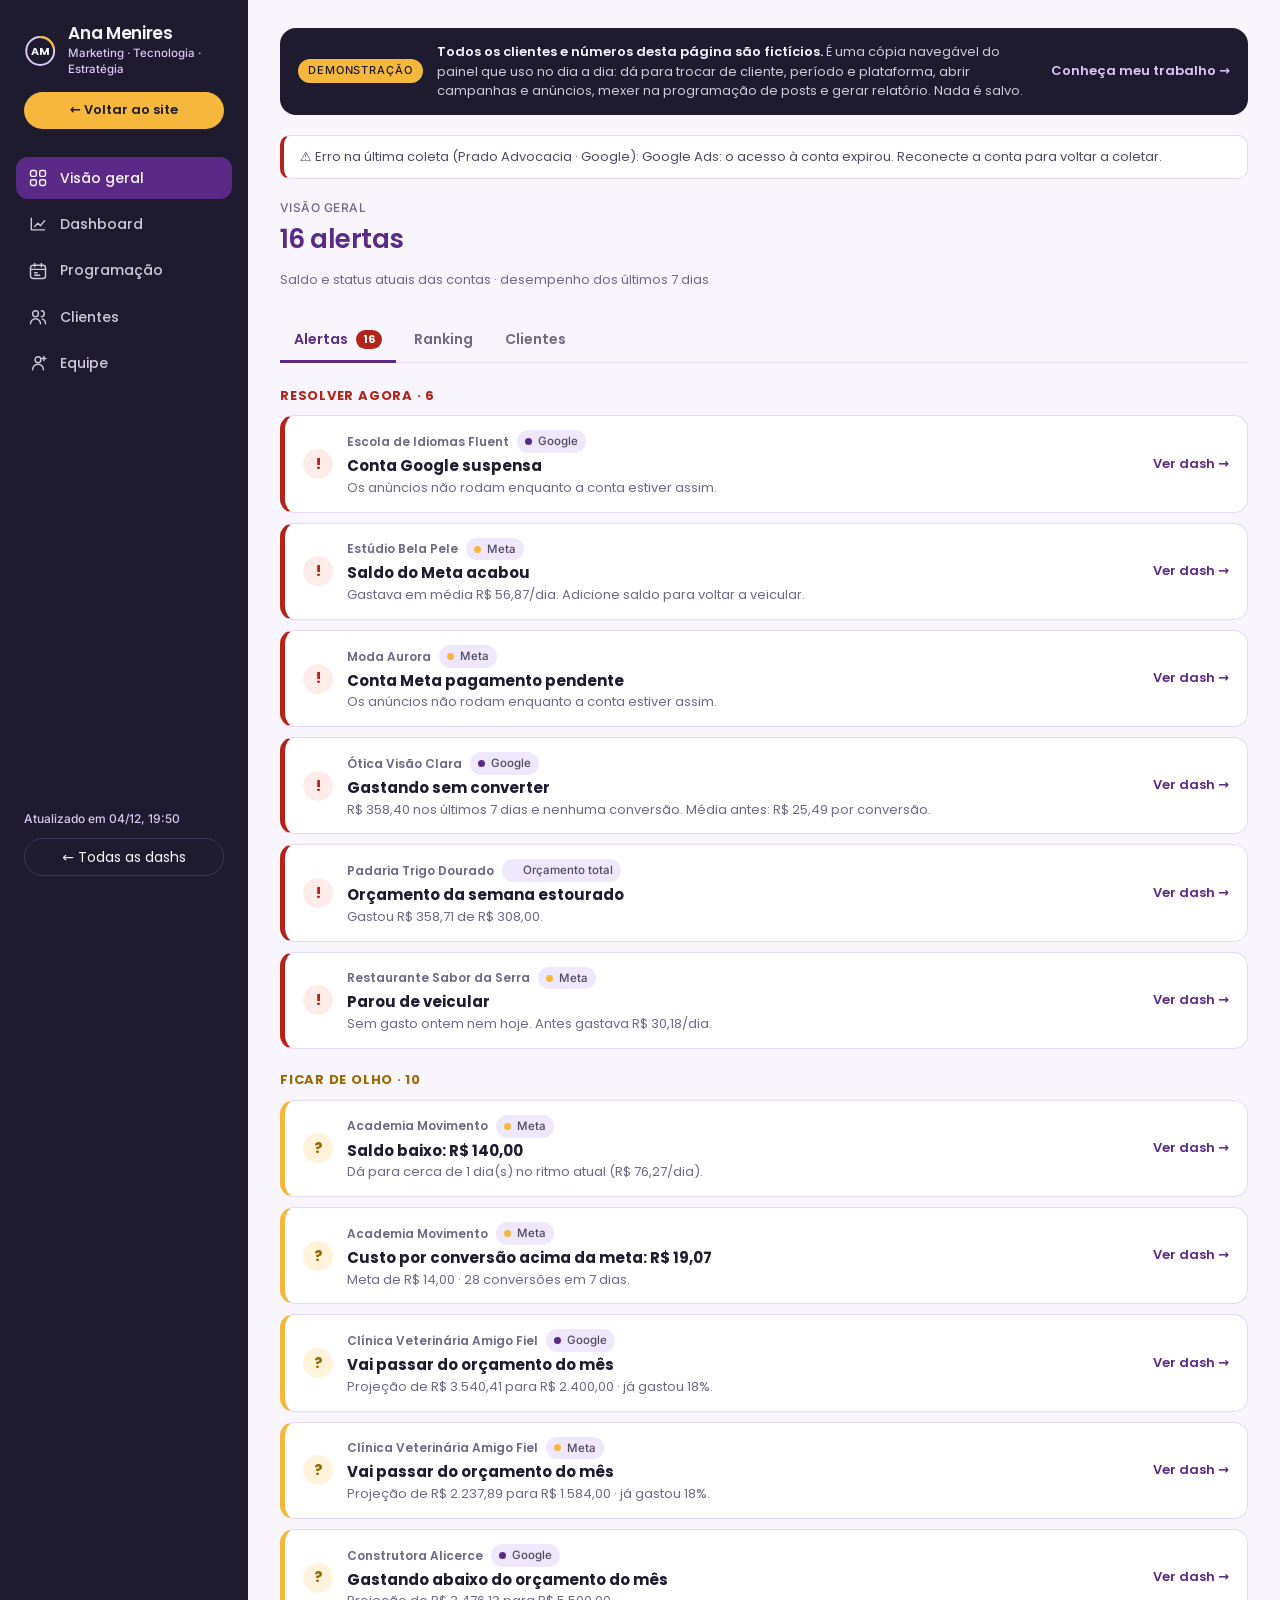
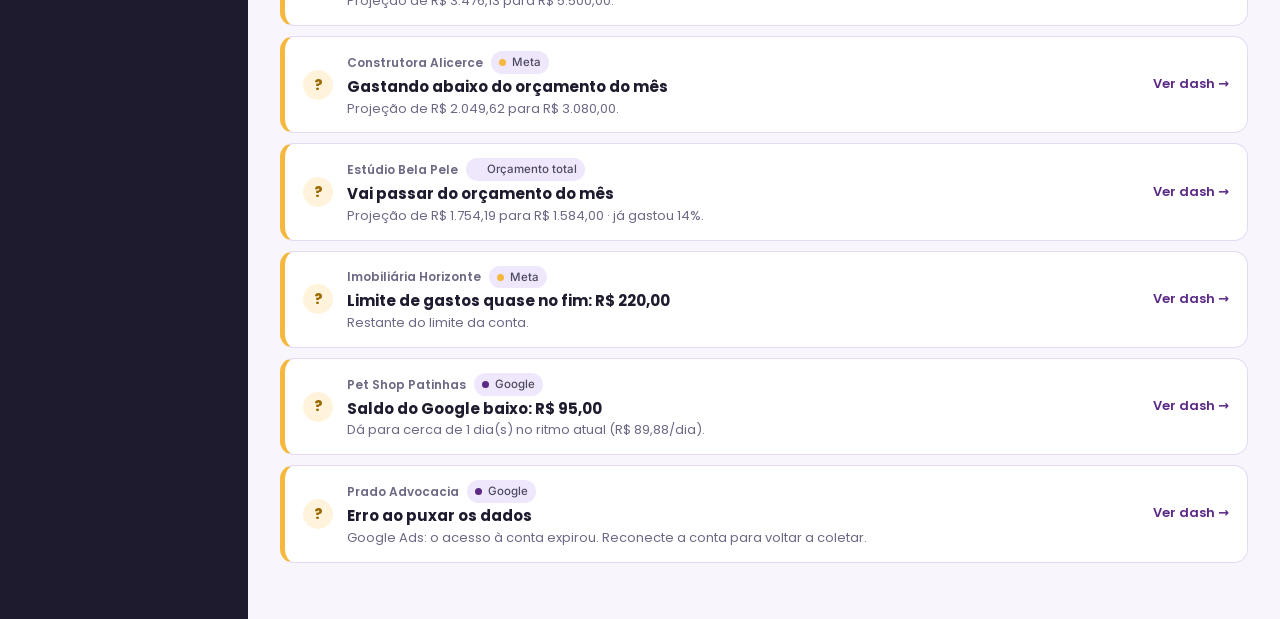
<file: projetos/dashboards/dash-painel-dos-clientes/index.html>
<!DOCTYPE html>
<html lang="pt-BR">
<head>
  <meta charset="utf-8">
<!-- Google Tag Manager -->
<script>(function(w,d,s,l,i){w[l]=w[l]||[];w[l].push({'gtm.start':
new Date().getTime(),event:'gtm.js'});var f=d.getElementsByTagName(s)[0],
j=d.createElement(s),dl=l!='dataLayer'?'&l='+l:'';j.async=true;j.src=
'https://www.googletagmanager.com/gtm.js?id='+i+dl;f.parentNode.insertBefore(j,f);
})(window,document,'script','dataLayer','GTM-NJSTGJQS');</script>
<!-- End Google Tag Manager -->
  <meta name="viewport" content="width=device-width, initial-scale=1">
  <meta name="theme-color" content="#1E1B2E">
  <title>Central de Clientes · Demonstração · Ana Menires</title>
  <meta name="description" content="Demonstração interativa da Central de Clientes, um painel de tráfego pago desenvolvido por Ana Menires. Todos os dados são fictícios.">
  <link rel="preconnect" href="https://fonts.googleapis.com">
  <link rel="preconnect" href="https://fonts.gstatic.com" crossorigin>
  <link rel="stylesheet" href="https://fonts.googleapis.com/css2?family=Poppins:wght@400;500;600;700&family=Inter:wght@500&display=swap">
  <link rel="stylesheet" href="/projetos/dashboards/dash-painel-dos-clientes/style.css">
  <link rel="stylesheet" href="/projetos/dashboards/dash-painel-dos-clientes/demo.css">
<script src="/assets/js/analytics.js"></script>
</head>
<body>
<!-- Google Tag Manager (noscript) -->
<noscript><iframe src="https://www.googletagmanager.com/ns.html?id=GTM-NJSTGJQS"
height="0" width="0" style="display:none;visibility:hidden"></iframe></noscript>
<!-- End Google Tag Manager (noscript) -->
  <!-- Login (não usado na demonstração; mantido porque o app referencia os elementos) -->
  <section id="tela-login" class="login" hidden>
    <form id="form-login" class="login-card" autocomplete="off">
      <h1>Central de Clientes</h1>
      <label>E-mail <input id="login-email" type="email" maxlength="120"></label>
      <label>Senha <input id="login-senha" type="password" maxlength="72"></label>
      <button type="submit" class="btn primario">Entrar</button>
      <p id="login-erro" class="erro" role="alert"></p>
    </form>
  </section>
  <section id="tela-senha" class="login" hidden>
    <form id="form-senha" class="login-card" autocomplete="off">
      <h1>Crie sua senha</h1>
      <p class="muted"><b id="senha-email"></b></p>
      <label>Nova senha <input id="senha-nova" type="password" maxlength="72"></label>
      <label>Repita a senha <input id="senha-conf" type="password" maxlength="72"></label>
      <button type="submit" class="btn primario">Salvar e entrar</button>
      <p id="senha-erro" class="erro" role="alert"></p>
    </form>
  </section>

  <!-- App -->
  <div id="tela-app" class="app" hidden>
    <aside class="lateral" id="lateral">
      <a class="lockup escuro" href="/" aria-label="Ana Menires, voltar ao site">
        <svg class="selo" viewBox="0 0 260 260" width="40" height="40" role="img" aria-label="Logo Ana Menires">
          <circle cx="130" cy="130" r="112" fill="none" stroke="#D9C8F5" stroke-width="16"/>
          <circle cx="130" cy="130" r="112" fill="none" stroke="#F5B83D" stroke-width="16" stroke-linecap="round" stroke-dasharray="150 554" transform="rotate(-90 130 130)"/>
          <text x="130" y="160" text-anchor="middle" font-family="Poppins, system-ui, sans-serif" font-size="88" font-weight="700" letter-spacing="-3" fill="#F8F6FC">AM</text>
        </svg>
        <div>
          <div class="lockup-nome">Ana Menires</div>
          <div class="lockup-assina">Marketing · Tecnologia · Estratégia</div>
        </div>
      </a>
      <a class="btn-voltar-site" href="/">← Voltar ao site</a>

      <nav class="menu" aria-label="Menu principal">
        <a href="#/visao" data-rota="visao">
          <svg viewBox="0 0 24 24" aria-hidden="true"><rect x="3" y="3" width="7" height="7" rx="2"/><rect x="14" y="3" width="7" height="7" rx="2"/><rect x="3" y="14" width="7" height="7" rx="2"/><rect x="14" y="14" width="7" height="7" rx="2"/></svg>
          Visão geral
        </a>
        <a href="#/dash" data-rota="dash">
          <svg viewBox="0 0 24 24" aria-hidden="true"><path d="M4 19V5M4 19h16M8 15l4-4 3 3 5-6"/></svg>
          Dashboard
        </a>
        <a href="#/posts" data-rota="posts">
          <svg viewBox="0 0 24 24" aria-hidden="true"><rect x="3" y="5" width="18" height="16" rx="3"/><path d="M3 10h18M8 3v4M16 3v4M8 14h3M8 17h6"/></svg>
          Programação
        </a>
        <a href="#/clientes" data-rota="clientes" class="so-admin">
          <svg viewBox="0 0 24 24" aria-hidden="true"><circle cx="9" cy="8" r="3.5"/><path d="M3 20c0-3.3 2.7-6 6-6s6 2.7 6 6M16 4.5a3.5 3.5 0 0 1 0 7M21 20c0-2.8-1.7-5-4-5.7"/></svg>
          Clientes
        </a>
        <a href="#/sync" data-rota="sync">
          <svg viewBox="0 0 24 24" aria-hidden="true"><path d="M20 12a8 8 0 0 1-14.3 4.9M4 12a8 8 0 0 1 14.3-4.9M18 3v4h-4M6 21v-4h4"/></svg>
          Sincronizações
        </a>
        <a href="#/equipe" data-rota="equipe" class="so-admin">
          <svg viewBox="0 0 24 24" aria-hidden="true"><circle cx="12" cy="8" r="3.5"/><path d="M5.5 20c0-3.6 2.9-6.5 6.5-6.5s6.5 2.9 6.5 6.5M19 4v5M16.5 6.5h5"/></svg>
          Equipe
        </a>
      </nav>

      <div class="lateral-rodape">
        <p class="status-sync" id="status-sync">Carregando…</p>
        <button id="btn-sair" class="btn-sair">← Todas as dashs</button>
      </div>
    </aside>

    <header class="topo-mobile">
      <button id="btn-menu" class="btn-icone" aria-label="Abrir menu" aria-expanded="false">
        <svg viewBox="0 0 24 24" aria-hidden="true"><path d="M4 7h16M4 12h16M4 17h16"/></svg>
      </button>
      <span>Central de Clientes · Demo</span>
    </header>

    <main class="conteudo" id="conteudo">
      <div class="demo-faixa" role="note">
        <span class="demo-selo">Demonstração</span>
        <p><b>Todos os clientes e números desta página são fictícios.</b> É uma cópia navegável do painel que uso no dia a dia: dá para trocar de cliente, período e plataforma, abrir campanhas e anúncios, mexer na programação de posts e gerar relatório. Nada é salvo.</p>
        <a class="demo-link" href="https://anamenires.com.br/#projetos">Conheça meu trabalho →</a>
      </div>
      <div id="aviso" class="aviso" role="status" hidden></div>

      <!-- Visão geral -->
      <section class="pagina" data-pagina="visao" hidden>
        <div class="cabecalho">
          <div>
            <p class="eyebrow">Visão geral</p>
            <h1 id="visao-titulo">Todos os clientes</h1>
          </div>
          <div class="filtros">
            <div class="segmentado periodo" role="radiogroup" aria-label="Período"></div>
          </div>
        </div>
        <div class="abas" id="visao-abas" role="tablist" aria-label="Visão geral">
          <button role="tab" data-aba="alertas">Alertas <span class="badge" id="qtd-alertas"></span></button>
          <button role="tab" data-aba="ranking">Ranking</button>
          <button role="tab" data-aba="clientes">Clientes</button>
        </div>
        <div id="visao-alertas"></div>
        <div id="visao-ranking" hidden></div>
        <div id="visao-clientes" hidden>
          <div class="kpis kpis-3" id="visao-kpis"></div>
          <div class="cards-clientes" id="visao-cards"></div>
        </div>
      </section>

      <!-- Dashboard -->
      <section class="pagina" data-pagina="dash" hidden>
        <div class="cabecalho">
          <div>
            <p class="eyebrow" id="dash-plataformas">Dashboard</p>
            <div class="seletor" id="seletor">
              <button id="seletor-btn" class="seletor-btn" aria-haspopup="listbox" aria-expanded="false" aria-controls="seletor-pop">
                <h1 id="dash-titulo">Cliente</h1>
                <svg class="chevron" viewBox="0 0 24 24" aria-hidden="true"><path d="M6 9l6 6 6-6"/></svg>
              </button>
              <div class="seletor-navs">
                <button class="btn-nav" id="cliente-ant" aria-label="Cliente anterior">‹</button>
                <button class="btn-nav" id="cliente-prox" aria-label="Próximo cliente">›</button>
              </div>
              <div class="seletor-pop" id="seletor-pop" hidden>
                <input id="seletor-busca" type="search" placeholder="Buscar cliente…" aria-label="Buscar cliente" autocomplete="off">
                <div class="seletor-cab"><span>Cliente</span><span id="seletor-cab-valor">Investimento</span></div>
                <ul id="seletor-lista" role="listbox" aria-label="Clientes"></ul>
              </div>
            </div>
          </div>
          <div class="filtros">
            <button class="btn-cal" id="btn-relatorio" type="button">📄 Gerar relatório</button>
            <button class="btn-cal" id="btn-cal" type="button" aria-expanded="false" aria-controls="card-cal">📆 Calendário</button>
            <div class="segmentado periodo" role="radiogroup" aria-label="Período"></div>
            <div class="segmentado" id="f-plataforma" role="radiogroup" aria-label="Plataforma">
              <button data-v="" role="radio">Todas</button>
              <button data-v="google" role="radio">Google</button>
              <button data-v="meta" role="radio">Meta</button>
            </div>
          </div>
        </div>
        <section class="card" id="card-cal" hidden>
          <div class="cal-topo dc-topo">
            <button class="btn-nav" id="dc-ant" type="button" aria-label="Mês anterior">‹</button>
            <h2 id="dc-mes">Calendário</h2>
            <button class="btn-nav" id="dc-prox" type="button" aria-label="Próximo mês">›</button>
            <span class="sp"></span>
            <span class="muted" id="dc-resumo"></span>
          </div>
          <div class="cal dash-cal" id="dash-cal"></div>
          <p class="muted dc-dica">Clique num dia para ver só aquele dia no painel. Quanto mais escuro, maior o investimento.</p>
        </section>
        <div class="kpis kpis-4" id="dash-kpis"></div>
        <div class="kpis kpis-4 secundarios" id="dash-kpis2"></div>
        <section class="card">
          <div class="card-topo"><h2 id="orc-titulo">Orçamento</h2><span class="muted">a linha mostra onde o gasto deveria estar hoje</span></div>
          <div class="orc-lista" id="orc-card"></div>
        </section>
        <section class="card">
          <div class="card-topo"><h2>O que subiu e o que desceu</h2><span class="muted" id="var-sub"></span></div>
          <div class="var-chart" id="var-chart"></div>
        </section>
        <section class="card">
          <div class="card-topo">
            <h2 id="grafico-titulo">Investimento por dia</h2>
            <div class="legenda" id="legenda"></div>
          </div>
          <div class="grafico" id="grafico"></div>
        </section>
        <div id="camp-cards" class="camp-cards"></div>
      </section>

      <!-- Programação de posts -->
      <section class="pagina" data-pagina="posts" hidden>
        <div class="cabecalho">
          <div>
            <p class="eyebrow">Calendário editorial</p>
            <h1>Programação de posts</h1>
          </div>
          <div class="filtros">
            <label class="sel-inline">Cliente
              <select id="posts-cliente"></select>
            </label>
            <button class="btn primario so-admin" id="btn-importar" type="button" hidden>Importar da Central</button>
          </div>
        </div>
        <div id="posts-vazio" class="card vazio-msg" hidden>
          Nenhum cliente com programação de posts ainda.<br>
          Vá em <a href="#/clientes">Clientes</a>, clique em Editar e marque “Tem programação de posts”.
        </div>
        <div id="posts-conteudo">
          <div class="resumo-status" id="posts-resumo"></div>
          <div class="cal-grade">
            <section class="card cal-card">
              <div class="cal-topo">
                <button class="btn-nav" id="mes-ant" aria-label="Mês anterior">‹</button>
                <h2 id="mes-titulo">Mês</h2>
                <button class="btn-nav" id="mes-prox" aria-label="Próximo mês">›</button>
                <button class="btn sm" id="mes-hoje">Hoje</button>
                <span class="sp"></span>
                <div class="legenda-fmt" id="legenda-fmt"></div>
              </div>
              <div class="cal" id="cal" role="grid" aria-label="Calendário de posts"></div>
            </section>
            <div class="cal-lado">
              <section class="card" id="painel-dia"></section>
              <section class="card">
                <div class="card-topo"><h2>Sem data</h2><span class="muted" id="qtd-semdata"></span></div>
                <div class="lista-posts" id="lista-semdata"></div>
              </section>
            </div>
          </div>
        </div>
      </section>

      <!-- Clientes -->
      <section class="pagina" data-pagina="clientes" hidden>
        <div class="cabecalho">
          <div><p class="eyebrow">Cadastro</p><h1>Clientes</h1></div>
        </div>
        <div class="grade-clientes">
          <section class="card">
            <div class="card-topo"><h2>Clientes cadastrados</h2><span class="muted" id="qtd-clientes"></span></div>
            <div class="tabela-wrap">
              <table class="mini"><thead><tr><th>Nome</th><th>Google Ads</th><th>Meta</th><th class="num">Meta CPL</th><th>Orçamento</th><th>Posts</th><th>Status</th><th><span class="sr">Ações</span></th></tr></thead><tbody id="lista-clientes"></tbody></table>
            </div>
          </section>
          <section class="card">
            <form id="form-cliente" class="form-cliente">
              <h2 id="form-cliente-titulo">Adicionar cliente</h2>
              <input type="hidden" id="c-id">
              <label>Nome <input id="c-nome" required maxlength="120"></label>
              <label>ID Google Ads <input id="c-google" placeholder="123-456-7890" maxlength="12"></label>
              <label>ID conta Meta <input id="c-meta" placeholder="act_123… ou só os números" maxlength="25"></label>
              <label>Meta de custo por conversão (R$) <input id="c-cpl" type="number" min="0" step="0.01"></label>
              <fieldset class="orc-form">
                <legend>Orçamento</legend>
                <div class="duas">
                  <label>Período
                    <select id="c-orc-periodo"><option value="mensal">Mensal</option><option value="semanal">Semanal</option></select>
                  </label>
                  <label>Valor total (R$) <input id="c-orc-total" type="number" min="0" step="0.01"></label>
                </div>
                <label class="check"><input id="c-orc-split" type="checkbox"> Separar por plataforma</label>
                <div class="duas" id="c-orc-plats" hidden>
                  <label>Google Ads (R$) <input id="c-orc-google" type="number" min="0" step="0.01"></label>
                  <label>Meta Ads (R$) <input id="c-orc-meta" type="number" min="0" step="0.01"></label>
                </div>
              </fieldset>
              <label class="check"><input id="c-posts" type="checkbox"> Tem programação de posts</label>
              <label class="check"><input id="c-ativo" type="checkbox" checked> Ativo (entra na coleta)</label>
              <div class="linha-botoes">
                <button type="submit" class="btn primario">Salvar</button>
                <button type="button" class="btn" id="c-cancelar">Cancelar</button>
              </div>
              <p id="c-erro" class="erro" role="alert"></p>
            </form>
          </section>
        </div>
      </section>

      <!-- Equipe -->
      <section class="pagina" data-pagina="equipe" hidden>
        <div class="cabecalho">
          <div><p class="eyebrow">Acessos</p><h1>Equipe</h1><p class="muted intervalo">Convide pessoas para usar o painel. Admin vê e edita tudo; Visualizador só acompanha dashes, alertas e posts.</p></div>
        </div>
        <div class="grade-clientes">
          <section class="card">
            <div class="card-topo"><h2>Quem tem acesso</h2><span class="muted" id="qtd-equipe"></span></div>
            <div class="tabela-wrap">
              <table class="mini"><thead><tr><th>E-mail</th><th>Papel</th><th>Situação</th><th><span class="sr">Ações</span></th></tr></thead><tbody id="lista-equipe"></tbody></table>
            </div>
            <p id="equipe-erro" class="erro" role="alert"></p>
          </section>
          <section class="card">
            <form id="form-convite" class="form-cliente">
              <h2>Convidar pessoa</h2>
              <label>E-mail <input id="cv-email" type="email" required maxlength="254" autocomplete="off"></label>
              <label>Papel
                <select id="cv-papel">
                  <option value="visualizador">Visualizador: só acompanha</option>
                  <option value="admin">Admin: edita e convida</option>
                </select>
              </label>
              <button type="submit" class="btn primario">Gerar convite</button>
              <p id="convite-erro" class="erro" role="alert"></p>
            </form>
            <div id="convite-resultado" class="convite-resultado" hidden></div>
          </section>
        </div>
      </section>

      <!-- Sincronizações -->
      <section class="pagina" data-pagina="sync" hidden>
        <div class="cabecalho">
          <div><p class="eyebrow">Coleta automática a cada 30 min</p><h1>Sincronizações</h1><p class="muted intervalo">Última coleta de cada conta. O histórico fica guardado por 2 dias.</p></div>
          <button id="btn-atualizar" class="btn primario so-admin">↻ Atualizar agora</button>
        </div>
        <section class="card">
          <div class="tabela-wrap">
            <table class="mini"><thead><tr><th>Quando</th><th>Status</th><th>Cliente</th><th>Plataforma</th><th>Detalhe</th></tr></thead><tbody id="log"></tbody></table>
          </div>
        </section>
      </section>
    </main>
  </div>

  <div id="tooltip" class="tooltip" role="status" hidden></div>

  <script src="/projetos/dashboards/dash-painel-dos-clientes/mock.js"></script>
  <script src="/projetos/dashboards/dash-painel-dos-clientes/app.js"></script>
</body>
</html>
</file>
<file: projetos/dashboards/dash-painel-dos-clientes/style.css>
/* Central de Clientes · identidade Ana Menires */
:root {
  --roxo: #5B2A86;
  --roxo-escuro: #45206a;
  --lilas: #D9C8F5;
  --lilas-claro: #EFE7FB;
  --ambar: #F5B83D;
  --grafite: #1E1B2E;
  --grafite-2: #2A2640;
  --offwhite: #F8F6FC;
  --branco: #FFFFFF;
  --texto: #1E1B2E;
  --texto-2: #4F4A63;
  --texto-3: #6E6884;
  --borda: #E4DAF5;
  --grade: #EEE8F8;
  --bom: #1F7A4D;
  --ruim: #B42318;
  --serie-google: #5B2A86;
  --serie-meta: #F5B83D;
  --raio: 16px;
  --raio-sm: 10px;
  --lateral: 248px;
  font-family: Poppins, system-ui, -apple-system, "Segoe UI", sans-serif;
  color-scheme: light;
}
* { box-sizing: border-box; }
html, body { margin: 0; }
body { background: var(--offwhite); color: var(--texto); font-size: 14px; line-height: 1.45; }
[hidden] { display: none !important; }
h1 { font-size: 26px; font-weight: 600; letter-spacing: -0.02em; margin: 0; color: var(--roxo); }
h2 { font-size: 16px; font-weight: 600; letter-spacing: -0.01em; margin: 0; color: var(--texto); }
.eyebrow { font-family: Inter, system-ui, sans-serif; font-weight: 500; font-size: 12px; letter-spacing: .04em;
  text-transform: uppercase; color: var(--texto-3); margin: 0 0 4px; }
.muted { color: var(--texto-3); font-size: 13px; }
.erro { color: var(--ruim); min-height: 1em; margin: 6px 0 0; font-size: 13px; }
.sr { position: absolute; width: 1px; height: 1px; overflow: hidden; clip: rect(0 0 0 0); }
:focus-visible { outline: 2px solid var(--roxo); outline-offset: 2px; }

/* Botões e campos */
.btn { font: inherit; font-weight: 500; border: 1px solid var(--borda); background: var(--branco); color: var(--texto);
  padding: 9px 16px; border-radius: 999px; cursor: pointer; min-height: 40px; }
.btn:hover { border-color: var(--roxo); }
.btn:disabled { opacity: .55; cursor: wait; }
.btn.primario { background: var(--roxo); border-color: var(--roxo); color: var(--offwhite); }
.btn.primario:hover { background: var(--roxo-escuro); }
.btn.link { border: 0; background: none; color: var(--roxo); padding: 6px 4px; min-height: 0; text-decoration: underline; text-underline-offset: 3px; }
.btn.link.perigo { color: var(--ruim); }
label { display: grid; gap: 6px; font-size: 13px; font-weight: 500; color: var(--texto-2); }
input, select { font: inherit; padding: 10px 12px; border-radius: var(--raio-sm); border: 1px solid var(--borda);
  background: var(--branco); color: var(--texto); min-height: 42px; }
input:focus { border-color: var(--roxo); outline: none; box-shadow: 0 0 0 3px var(--lilas-claro); }
label.check { display: flex; align-items: center; gap: 8px; }
label.check input { min-height: 0; width: 18px; height: 18px; accent-color: var(--roxo); }

/* Lockup */
.lockup { display: flex; align-items: center; gap: 12px; }
.lockup-nome { font-weight: 600; font-size: 17px; letter-spacing: -0.02em; color: var(--roxo); line-height: 1.1; }
.lockup-assina { font-family: Inter, system-ui, sans-serif; font-weight: 500; font-size: 11.5px; color: var(--texto-2); margin-top: 2px; }
.lockup.escuro .lockup-nome { color: var(--offwhite); }
.lockup.escuro .lockup-assina { color: var(--lilas); }

/* Login */
.login { min-height: 100vh; display: grid; place-items: center; padding: 20px; background: var(--offwhite); }
.login-card { background: var(--branco); border: 1px solid var(--borda); border-radius: 20px; padding: 32px;
  width: min(400px, 100%); display: grid; gap: 16px; }
.login-card h1 { font-size: 22px; margin-top: 8px; }

/* Layout */
.app { display: grid; grid-template-columns: var(--lateral) 1fr; min-height: 100vh;
  background: linear-gradient(to right, var(--grafite) var(--lateral), var(--offwhite) 0); }
.lateral { background: var(--grafite); color: var(--offwhite); padding: 24px 16px; display: flex; flex-direction: column; gap: 28px;
  position: sticky; top: 0; height: 100vh; }
.lateral > .lockup { padding: 0 8px; }
.menu { display: grid; gap: 4px; }
.menu a { display: flex; align-items: center; gap: 12px; padding: 11px 12px; border-radius: 12px; color: #CFC8E0;
  text-decoration: none; font-weight: 500; }
.menu a svg { width: 20px; height: 20px; fill: none; stroke: currentColor; stroke-width: 1.7; stroke-linecap: round; stroke-linejoin: round; }
.menu a:hover { background: var(--grafite-2); color: var(--offwhite); }
.menu a.ativo { background: var(--roxo); color: var(--offwhite); }
.lateral-rodape { margin-top: auto; display: grid; gap: 10px; padding: 0 8px; }
.status-sync { font-family: Inter, system-ui, sans-serif; font-weight: 500; font-size: 12px; color: var(--lilas); margin: 0; }
.btn-sair { font: inherit; background: none; border: 1px solid #3A3554; color: var(--offwhite); border-radius: 999px; padding: 8px; cursor: pointer; }
.btn-sair:hover { border-color: var(--lilas); }
.topo-mobile { display: none; }

.conteudo { padding: 28px 32px 56px; display: grid; gap: 20px; align-content: start; min-width: 0; max-width: 1320px; width: 100%; }
.pagina { display: grid; gap: 20px; min-width: 0; }
.cabecalho { display: flex; justify-content: space-between; align-items: flex-end; gap: 16px; flex-wrap: wrap; }
.filtros { display: flex; gap: 10px; flex-wrap: wrap; }
.segmentado { display: inline-flex; background: var(--branco); border: 1px solid var(--borda); border-radius: 999px; padding: 3px; }
.segmentado button { font: inherit; font-weight: 500; font-size: 13px; border: 0; background: transparent; color: var(--texto-2);
  padding: 7px 13px; border-radius: 999px; cursor: pointer; min-height: 34px; }
.segmentado button:hover { color: var(--roxo); }
.segmentado button.ativo { background: var(--roxo); color: var(--offwhite); }

.aviso { background: var(--branco); border: 1px solid var(--borda); border-left: 4px solid var(--ruim); border-radius: var(--raio-sm);
  padding: 12px 16px; color: var(--texto-2); font-size: 13px; }

/* Seletor de clientes (lista suspensa) */
.seletor { position: relative; display: flex; align-items: center; gap: 10px; flex-wrap: wrap; }
.seletor-btn { all: unset; cursor: pointer; display: inline-flex; align-items: center; gap: 8px; border-radius: 12px; padding: 2px 8px 2px 0; }
.seletor-btn:hover h1 { text-decoration: underline; text-decoration-color: var(--lilas); text-underline-offset: 6px; }
.seletor-btn:focus-visible { outline: 2px solid var(--roxo); outline-offset: 2px; }
.seletor-btn .chevron { width: 24px; height: 24px; fill: none; stroke: var(--roxo); stroke-width: 2.2; stroke-linecap: round; stroke-linejoin: round; transition: transform .15s; }
.seletor-btn[aria-expanded="true"] .chevron { transform: rotate(180deg); }
.seletor-navs { display: inline-flex; gap: 4px; }
.btn-nav { font: inherit; font-size: 18px; line-height: 1; width: 32px; height: 32px; border-radius: 50%; border: 1px solid var(--borda);
  background: var(--branco); color: var(--roxo); cursor: pointer; }
.btn-nav:hover { border-color: var(--roxo); }
.seletor-pop { position: absolute; top: calc(100% + 8px); left: 0; z-index: 25; width: min(420px, 92vw); background: var(--branco);
  border: 1px solid var(--borda); border-radius: var(--raio); box-shadow: 0 16px 40px rgb(30 27 46 / .14); padding: 10px; }
.seletor-pop input { width: 100%; }
.seletor-cab { display: flex; justify-content: space-between; font-family: Inter, system-ui, sans-serif; font-weight: 500; font-size: 11px;
  letter-spacing: .04em; text-transform: uppercase; color: var(--texto-3); padding: 10px 10px 4px; }
#seletor-lista { list-style: none; margin: 0; padding: 0; max-height: min(420px, 60vh); overflow-y: auto; }
#seletor-lista li { display: flex; align-items: center; gap: 10px; padding: 9px 10px; border-radius: 10px; cursor: pointer; }
#seletor-lista li .n { flex: 1; min-width: 0; overflow: hidden; text-overflow: ellipsis; white-space: nowrap; font-weight: 500; }
#seletor-lista li .v { font-variant-numeric: tabular-nums; color: var(--texto-2); font-size: 13px; }
#seletor-lista li .pontos { display: inline-flex; gap: 3px; width: 17px; }
#seletor-lista li .pontos i { width: 7px; height: 7px; border-radius: 50%; background: var(--c); display: block; }
#seletor-lista li.inativo .n { color: var(--texto-3); }
#seletor-lista li.ativo-nav { background: var(--lilas-claro); }
#seletor-lista li[aria-selected="true"] { background: var(--roxo); color: var(--offwhite); }
#seletor-lista li[aria-selected="true"] .v { color: var(--lilas); }
#seletor-lista li.vazio { color: var(--texto-3); cursor: default; }

/* KPIs */
.kpis { display: grid; gap: 14px; }
.kpis-3 { grid-template-columns: repeat(3, minmax(0, 1fr)); }
.kpis-4 { grid-template-columns: repeat(4, minmax(0, 1fr)); }
.kpi { background: var(--branco); border: 1px solid var(--borda); border-radius: var(--raio); padding: 18px 20px; min-width: 0; }
.kpi .rotulo { font-family: Inter, system-ui, sans-serif; font-weight: 500; font-size: 12px; color: var(--texto-3); letter-spacing: .02em; }
.kpi .valor { font-size: 30px; font-weight: 700; letter-spacing: -0.02em; margin-top: 4px; font-variant-numeric: tabular-nums; color: var(--grafite); }
.kpi .sub { font-size: 12.5px; margin-top: 6px; color: var(--texto-3); }
.kpi .sub.boa { color: var(--bom); }
.kpi .sub.ruim { color: var(--ruim); }
.kpi.destaque { background: var(--roxo); border-color: var(--roxo); }
.kpi.destaque .rotulo { color: var(--lilas); }
.kpi.destaque .valor { color: var(--offwhite); }
.kpi.destaque .sub { color: var(--lilas); }
.kpi.destaque .sub.boa, .kpi.destaque .sub.ruim { color: var(--offwhite); }
.secundarios .kpi { padding: 14px 18px; }
.secundarios .kpi .valor { font-size: 21px; font-weight: 600; }

/* Cards de cliente (visão geral) */
.cards-clientes { display: grid; grid-template-columns: repeat(auto-fill, minmax(280px, 1fr)); gap: 14px; }
.card-cliente { all: unset; box-sizing: border-box; cursor: pointer; background: var(--branco); border: 1px solid var(--borda);
  border-radius: var(--raio); padding: 18px 20px; display: grid; gap: 14px; transition: border-color .15s, transform .15s; }
.card-cliente:hover { border-color: var(--roxo); transform: translateY(-1px); }
.card-cliente:focus-visible { outline: 2px solid var(--roxo); outline-offset: 2px; }
.card-cliente .topo { display: flex; justify-content: space-between; align-items: flex-start; gap: 8px; }
.card-cliente .nome { font-weight: 600; font-size: 16px; color: var(--grafite); letter-spacing: -0.01em; }
.card-cliente .tags { display: flex; gap: 6px; flex-wrap: wrap; margin-top: 4px; }
.card-cliente .numeros { display: grid; grid-template-columns: repeat(3, 1fr); gap: 8px; }
.card-cliente .numeros .r { font-family: Inter, system-ui, sans-serif; font-weight: 500; font-size: 11px; color: var(--texto-3); }
.card-cliente .numeros .v { font-weight: 600; font-size: 16px; font-variant-numeric: tabular-nums; color: var(--grafite); }
.card-cliente .rodape { font-size: 12.5px; color: var(--texto-3); display: flex; justify-content: space-between; gap: 8px; }
.card-cliente .rodape .boa { color: var(--bom); }
.card-cliente .rodape .ruim { color: var(--ruim); }
.card-cliente .seta { color: var(--roxo); font-weight: 600; }
.card-cliente.vazio .numeros { opacity: .45; }
.spark { width: 84px; height: 30px; flex: none; }

.tag { display: inline-flex; align-items: center; gap: 6px; font-family: Inter, system-ui, sans-serif; font-weight: 500;
  font-size: 11.5px; color: var(--texto-2); background: var(--lilas-claro); padding: 3px 8px; border-radius: 999px; }
.tag::before { content: ""; width: 7px; height: 7px; border-radius: 50%; background: var(--c); }

/* Cards genéricos */
.card { background: var(--branco); border: 1px solid var(--borda); border-radius: var(--raio); padding: 20px; min-width: 0; }
.card-topo { display: flex; justify-content: space-between; align-items: center; gap: 8px; margin-bottom: 14px; flex-wrap: wrap; }
.legenda { display: flex; gap: 16px; font-family: Inter, system-ui, sans-serif; font-weight: 500; font-size: 12px; color: var(--texto-2); }
.legenda span { display: inline-flex; align-items: center; gap: 6px; }
.legenda span::before { content: ""; width: 14px; height: 3px; border-radius: 2px; background: var(--c); }
.grafico svg { display: block; width: 100%; height: 280px; }
.vazio-msg { color: var(--texto-3); padding: 44px 0; text-align: center; }

/* Tabelas */
.tabela-wrap { overflow-x: auto; position: relative; }
table { width: 100%; border-collapse: collapse; font-variant-numeric: tabular-nums; }
th, td { padding: 11px 12px; border-bottom: 1px solid var(--grade); text-align: left; white-space: nowrap; }
th { font-family: Inter, system-ui, sans-serif; font-weight: 500; font-size: 12px; color: var(--texto-3); cursor: pointer; user-select: none; }
.tabela-camp th:hover { color: var(--roxo); }
th.ord { color: var(--roxo); }
th.ord::after { content: " ↓"; }
th.ord.asc::after { content: " ↑"; }
table.mini th { cursor: default; }
.num { text-align: right; }
td.nome { max-width: 360px; overflow: hidden; text-overflow: ellipsis; font-weight: 500; }
tbody tr:hover td { background: var(--offwhite); }
.st-ok { color: var(--bom); font-weight: 600; }
.st-erro { color: var(--ruim); font-weight: 600; }
td.detalhe { white-space: normal; min-width: 240px; color: var(--texto-2); font-size: 13px; }

/* Página clientes */
.grade-clientes { display: grid; grid-template-columns: minmax(0, 1fr) 340px; gap: 16px; align-items: start; }
.form-cliente { display: grid; gap: 14px; }
.linha-botoes { display: flex; gap: 8px; }

/* Tooltip */
.tooltip { position: fixed; pointer-events: none; z-index: 20; background: var(--grafite); color: var(--offwhite);
  padding: 10px 12px; border-radius: 10px; font-size: 12.5px; line-height: 1.6; font-variant-numeric: tabular-nums; }
.tooltip strong { color: var(--lilas); font-weight: 600; }

/* Responsivo */
@media (max-width: 1280px) {
  .grade-clientes { grid-template-columns: 1fr; }
}
@media (max-width: 1100px) {
  .kpis-4 { grid-template-columns: repeat(2, minmax(0, 1fr)); }
  .grade-clientes { grid-template-columns: 1fr; }
}
@media (max-width: 860px) {
  .app { grid-template-columns: 1fr; background: var(--offwhite); }
  .topo-mobile { display: flex; align-items: center; gap: 10px; background: var(--grafite); color: var(--offwhite);
    padding: 10px 14px; position: sticky; top: 0; z-index: 15; font-weight: 600; }
  .btn-icone { background: none; border: 0; color: var(--offwhite); padding: 6px; cursor: pointer; }
  .btn-icone svg { width: 24px; height: 24px; fill: none; stroke: currentColor; stroke-width: 2; stroke-linecap: round; }
  .lateral { position: fixed; inset: 0 auto 0 0; width: 264px; z-index: 30; transform: translateX(-100%); transition: transform .2s; }
  .lateral.aberta { transform: none; box-shadow: 0 0 0 100vmax rgb(0 0 0 / .35); }
  .conteudo { padding: 18px 14px 40px; }
  .kpis-3 { grid-template-columns: 1fr; }
  .kpi .valor { font-size: 26px; }
  th.sec, td.sec { display: none; }
  h1 { font-size: 22px; }
}
/* Programação de posts */
:root { --f-reels: #5B2A86; --f-carrossel: #F5B83D; --f-post: #9B7BD1; --f-stories: #1E1B2E; }
.fmt-Reels { --c: var(--f-reels); } .fmt-Carrossel { --c: var(--f-carrossel); } .fmt-Post { --c: var(--f-post); } .fmt-Stories { --c: var(--f-stories); }
.sel-inline { display: flex; align-items: center; gap: 8px; }
.sel-inline select { min-width: 220px; }
.btn.sm { min-height: 32px; padding: 5px 12px; font-size: 13px; }
.resumo-status { display: flex; gap: 10px; flex-wrap: wrap; }
.resumo-status .pill { background: var(--branco); border: 1px solid var(--borda); border-radius: 999px; padding: 6px 14px; font-size: 13px; color: var(--texto-2); }
.resumo-status .pill b { color: var(--grafite); font-variant-numeric: tabular-nums; margin-right: 4px; }
.cal-grade { display: grid; grid-template-columns: minmax(0, 1fr) 320px; gap: 16px; align-items: start; }
.cal-lado { display: grid; gap: 16px; }
.cal-topo { display: flex; align-items: center; gap: 8px; flex-wrap: wrap; margin-bottom: 14px; }
.cal-topo h2 { min-width: 150px; text-align: center; font-size: 17px; text-transform: capitalize; }
.cal-topo .sp { flex: 1; }
.legenda-fmt { display: flex; gap: 12px; flex-wrap: wrap; font-family: Inter, system-ui, sans-serif; font-weight: 500; font-size: 12px; color: var(--texto-2); }
.legenda-fmt span { display: inline-flex; align-items: center; gap: 6px; }
.legenda-fmt span::before, .ev::before, .row-post .bolinha { content: ""; width: 8px; height: 8px; border-radius: 50%; background: var(--c); flex: none; }
.cal { display: grid; grid-template-columns: repeat(7, minmax(0, 1fr)); gap: 1px; background: var(--grade); border: 1px solid var(--grade); border-radius: 12px; overflow: hidden; }
.cal .dow { background: var(--offwhite); font-family: Inter, system-ui, sans-serif; font-weight: 500; font-size: 11px; text-transform: uppercase; letter-spacing: .05em; color: var(--texto-3); padding: 8px; }
.dia { all: unset; box-sizing: border-box; background: var(--branco); min-height: 104px; padding: 6px; display: flex; flex-direction: column; gap: 4px; cursor: pointer; min-width: 0; }
.dia:hover { background: var(--offwhite); }
.dia:focus-visible { outline: 2px solid var(--roxo); outline-offset: -2px; }
.dia.fora { background: #FBFAFD; color: #A9A3BB; }
.dia .n { font-size: 12px; font-weight: 600; font-variant-numeric: tabular-nums; }
.dia.hoje .n span { background: var(--roxo); color: var(--offwhite); border-radius: 999px; padding: 1px 7px; }
.dia.sel { box-shadow: inset 0 0 0 2px var(--roxo); }
.ev { display: flex; align-items: center; gap: 5px; font-size: 11.5px; line-height: 1.25; padding: 3px 6px; border-radius: 6px; min-width: 0;
  background: color-mix(in srgb, var(--c) 14%, transparent); color: var(--grafite); }
.ev em { font-style: normal; overflow: hidden; text-overflow: ellipsis; white-space: nowrap; }
.ev .cl { font-size: 9.5px; font-weight: 700; color: var(--texto-3); flex: none; }
.ev.pub { opacity: .55; text-decoration: line-through; }
.mais { font-size: 11px; color: var(--texto-3); padding-left: 4px; }
.lista-posts { display: grid; gap: 6px; }
.row-post { all: unset; box-sizing: border-box; display: flex; align-items: center; gap: 10px; padding: 9px 10px; border: 1px solid var(--grade); border-radius: 10px; cursor: pointer; }
.row-post:hover { border-color: var(--roxo); }
.row-post:focus-visible { outline: 2px solid var(--roxo); }
.row-post .t { flex: 1; min-width: 0; display: grid; }
.row-post .t b { font-weight: 500; overflow: hidden; text-overflow: ellipsis; white-space: nowrap; }
.row-post .t span { font-size: 12px; color: var(--texto-3); }
.st { font-family: Inter, system-ui, sans-serif; font-weight: 500; font-size: 11px; border-radius: 999px; padding: 3px 8px; white-space: nowrap; }
.st-ideia { background: var(--offwhite); color: var(--texto-2); border: 1px solid var(--borda); }
.st-roteiro { background: var(--lilas-claro); color: var(--roxo); }
.st-agendado { background: var(--roxo); color: var(--offwhite); }
.st-publicado { background: #E3F2EA; color: var(--bom); }
.form-post { display: grid; gap: 12px; }
.form-post textarea { font: inherit; padding: 10px 12px; border-radius: var(--raio-sm); border: 1px solid var(--borda); resize: vertical; min-height: 110px; }
.form-post textarea:focus { border-color: var(--roxo); outline: none; box-shadow: 0 0 0 3px var(--lilas-claro); }
.form-post .duas { display: grid; grid-template-columns: 1fr 1fr; gap: 10px; }
.linha-botoes .sp { flex: 1; }
@media (max-width: 1100px) { .cal-grade { grid-template-columns: 1fr; } }
@media (max-width: 860px) {
  .dia { min-height: 64px; padding: 4px; }
  .ev em, .ev .cl { display: none; }
  .ev { padding: 0; background: none; }
  .sel-inline select { min-width: 0; width: 100%; }
}
/* Campanhas e variação */
.camp-cards { display: grid; gap: 16px; }
.tag-titulo { font-size: 12px; margin-right: 6px; vertical-align: 2px; }
td.nome-camp { white-space: normal; min-width: 280px; max-width: 520px; overflow-wrap: anywhere; font-weight: 500; line-height: 1.4; }
.tabela-camp td { vertical-align: top; }
.delta { font-size: 11.5px; color: var(--texto-3); margin-top: 2px; }
.delta.boa { color: var(--bom); }
.delta.ruim { color: var(--ruim); }
#posts-conteudo { display: grid; gap: 16px; }
@media (max-width: 860px) {
  td.nome-camp { min-width: 180px; }
}
@media (prefers-reduced-motion: reduce) { * { transition: none !important; } }

table.mini td.acoes { text-align: right; }
table.mini th, table.mini td { padding: 10px 8px; }

/* importar da Central */
.passos-imp { margin: 0 0 14px; padding-left: 20px; color: var(--texto-2, #6B6680); font-size: 13px; line-height: 1.55; }
.passos-imp a { color: var(--roxo, #5B2A86); font-weight: 600; }
.lista-imp { display: flex; flex-direction: column; gap: 6px; max-height: 420px; overflow-y: auto; margin: 10px 0 14px; padding-right: 2px; }
.item-imp { display: grid; grid-template-columns: auto 1fr auto; align-items: center; gap: 10px; padding: 9px 10px; border: 1px solid var(--borda); border-left: 4px solid var(--fmt, #9B7BD1); border-radius: 10px; cursor: pointer; background: #fff; }
.item-imp .t { display: flex; flex-direction: column; min-width: 0; }
.item-imp .t b { font-size: 13px; font-weight: 600; overflow-wrap: anywhere; }
.item-imp .t span { font-size: 12px; color: var(--texto-2, #6B6680); }
.item-imp input { width: 16px; height: 16px; accent-color: #5B2A86; }
.item-imp.fmt-Reels { --fmt: #5B2A86; } .item-imp.fmt-Carrossel { --fmt: #F5B83D; } .item-imp.fmt-Post { --fmt: #9B7BD1; } .item-imp.fmt-Stories { --fmt: #1E1B2E; }
.lista-imp + .linha-botoes .btn { white-space: nowrap; }

/* variação: cartões */
.var-chart { display: grid; grid-template-columns: repeat(auto-fill, minmax(150px, 1fr)); gap: 10px; }
.var-card { border: 1px solid var(--borda); border-radius: 12px; padding: 12px 14px; background: var(--branco); min-width: 0; }
.var-card .var-nome { font-family: Inter, system-ui, sans-serif; font-size: 12px; font-weight: 500; color: var(--texto-3); }
.var-linha1 { display: flex; align-items: baseline; justify-content: space-between; gap: 8px; margin-top: 4px; flex-wrap: wrap; }
.var-atual { font-size: 18px; font-weight: 700; color: var(--grafite); font-variant-numeric: tabular-nums; }
.var-pct { font-size: 13px; font-weight: 700; color: var(--texto-3); white-space: nowrap; }
.var-card.boa .var-pct { color: var(--bom); }
.var-card.ruim .var-pct { color: var(--ruim); }
.var-card.boa { border-left: 4px solid var(--bom); }
.var-card.ruim { border-left: 4px solid var(--ruim); }
.var-antes { font-size: 12px; color: var(--texto-3); margin-top: 2px; font-variant-numeric: tabular-nums; }

/* tipo do resultado (Meta) */
.tipo-res { font-size: 11px; color: var(--texto-3); font-weight: 500; white-space: nowrap; }

/* abas da visão geral */
.abas { display: flex; gap: 4px; border-bottom: 1px solid var(--borda); margin: -4px 0 4px; }
.abas button { font: inherit; font-weight: 600; font-size: 14px; color: var(--texto-3); background: none; border: 0; padding: 10px 14px; border-bottom: 3px solid transparent; margin-bottom: -1px; cursor: pointer; display: inline-flex; align-items: center; gap: 8px; }
.abas button:hover { color: var(--roxo); }
.abas button.ativo { color: var(--roxo); border-bottom-color: var(--roxo); }
.badge { background: var(--ruim); color: #fff; border-radius: 999px; font-size: 11px; font-weight: 700; padding: 1px 7px; line-height: 1.5; }
.badge:empty { display: none; }
#visao-clientes { display: grid; gap: 18px; }
#visao-clientes[hidden] { display: none; }

/* alertas */
#visao-alertas { display: grid; gap: 22px; }
.alertas-titulo { font-size: 13px; font-weight: 700; text-transform: uppercase; letter-spacing: .06em; margin: 0 0 10px; }
.alertas-titulo.critico { color: var(--ruim); }
.alertas-titulo.atencao { color: #9A6A00; }
.alertas-lista { display: grid; gap: 10px; }
.alerta { display: grid; grid-template-columns: auto 1fr auto; align-items: center; gap: 14px; width: 100%; text-align: left; font: inherit; color: inherit;
  background: var(--branco); border: 1px solid var(--borda); border-left: 5px solid var(--ambar); border-radius: 14px; padding: 14px 18px; cursor: pointer; }
.alerta.critico { border-left-color: var(--ruim); }
.alerta:hover { border-color: var(--lilas); box-shadow: 0 4px 14px rgba(91, 42, 134, .08); }
.alerta-icone { width: 30px; height: 30px; border-radius: 50%; display: grid; place-items: center; font-weight: 800; background: #FFF4DB; color: #9A6A00; }
.alerta.critico .alerta-icone { background: #FDECEA; color: var(--ruim); }
.alerta-texto { display: flex; flex-direction: column; gap: 2px; min-width: 0; }
.alerta-cliente { font-size: 12px; font-weight: 600; color: var(--texto-3); display: flex; align-items: center; gap: 8px; }
.alerta-texto b { font-size: 15px; color: var(--grafite); }
.alerta-texto .muted { font-size: 13px; }
.alerta .seta { color: var(--roxo); font-weight: 600; font-size: 13px; white-space: nowrap; }
.alerta-ok { padding: 22px; }
.alerta-ok b { color: var(--bom); font-size: 16px; }
@media (max-width: 640px) { .alerta { grid-template-columns: auto 1fr; } .alerta .seta { display: none; } }
@media (min-width: 1200px) { .var-chart { grid-template-columns: repeat(7, minmax(0, 1fr)); } }
.var-card .var-atual { font-size: 17px; }
.tabela-camp td.nome-camp { min-width: 220px; }

/* equipe e papéis */
body.visualizador .so-admin { display: none !important; }
.convite-resultado { margin-top: 16px; padding: 14px; border: 1px solid var(--borda); border-left: 4px solid var(--bom); border-radius: 12px; background: var(--offwhite); display: grid; gap: 10px; }
.convite-resultado input { width: 100%; font-size: 12px; }
a.btn { text-decoration: none; display: inline-flex; align-items: center; }
td.acoes .btn.link { margin-left: 6px; }
table.mini select { min-height: 34px; padding: 5px 8px; }
.legenda-ver { white-space: pre-wrap; font-size: 13px; line-height: 1.55; background: var(--offwhite); border: 1px solid var(--borda); border-radius: 10px; padding: 12px; max-height: 420px; overflow: auto; margin-bottom: 12px; }
#tela-senha .muted b { color: var(--grafite); }
.convite-resultado .btn { white-space: nowrap; }

/* orçamento */
.orc-form { border: 1px solid var(--borda); border-radius: 12px; padding: 12px 14px 14px; margin: 0; display: grid; gap: 12px; min-width: 0; }
.orc-form legend { font-size: 13px; font-weight: 600; color: var(--grafite); padding: 0 6px; }
.orc-form .duas { display: grid; grid-template-columns: 1fr 1fr; gap: 10px; }
.orc-form input, .orc-form select { width: 100%; min-width: 0; }
.orc-lista { display: grid; gap: 18px; }
.orc-topo { display: flex; justify-content: space-between; gap: 10px; flex-wrap: wrap; font-variant-numeric: tabular-nums; margin-bottom: 8px; }
.orc-topo b { font-weight: 600; }
.orc-barra { position: relative; height: 12px; background: var(--grade); border-radius: 999px; overflow: visible; }
.orc-fill { position: absolute; left: 0; top: 0; bottom: 0; border-radius: 999px; background: var(--roxo); }
.orc-fill.ruim { background: var(--ruim); }
.orc-fill.aviso { background: var(--ambar); }
.orc-marca { position: absolute; top: -4px; bottom: -4px; width: 2px; margin-left: -1px; background: var(--grafite); border-radius: 2px; }
.orc-rodape { display: flex; justify-content: space-between; gap: 10px; flex-wrap: wrap; margin-top: 8px; font-size: 12.5px; }
.orc-st { font-weight: 600; }
.orc-st.boa { color: var(--bom); }
.orc-st.ruim { color: var(--ruim); }
.orc-st.aviso { color: #9A6A00; }
td.orc-col { white-space: normal; min-width: 150px; font-size: 13px; }

/* período personalizado */
.pop-periodo { position: absolute; z-index: 60; background: var(--branco); border: 1px solid var(--borda); border-radius: var(--raio); box-shadow: 0 12px 32px rgba(30, 27, 46, .14); padding: 16px; width: 330px; max-width: calc(100vw - 16px); display: grid; gap: 12px; }
.pop-datas { display: grid; grid-template-columns: 1fr 1fr; gap: 10px; }
.pop-datas label { display: grid; gap: 4px; font-size: 12px; font-weight: 500; color: var(--texto-2); }
.pop-datas input { font: inherit; font-size: 14px; padding: 8px 10px; border: 1px solid var(--borda); border-radius: var(--raio-sm); }
.pop-datas input:focus { outline: none; border-color: var(--roxo); box-shadow: 0 0 0 3px var(--lilas-claro); }
.pop-atalhos { display: flex; gap: 6px; flex-wrap: wrap; }
.pop-periodo .erro:empty { display: none; }
/* calendário do cliente */
.dc-topo { margin-bottom: 12px; }
.dc-topo h2 { text-transform: capitalize; }
.btn-nav:disabled { opacity: .35; cursor: default; }
.dash-cal .dc { min-height: 92px; gap: 2px; background: color-mix(in srgb, var(--lilas) calc(var(--i, 0) * 75%), var(--branco)); }
.dash-cal .dc:hover:not(:disabled) { box-shadow: inset 0 0 0 2px var(--roxo); }
.dash-cal .dc:disabled { cursor: default; }
.dash-cal .dc.futuro { background: #FBFAFD; color: #A9A3BB; }
.dash-cal .dc.no-periodo { box-shadow: inset 0 -3px 0 var(--roxo); }
.dc-inv { font-family: Poppins, system-ui, sans-serif; font-weight: 700; font-size: 15px; color: var(--grafite); margin-top: 2px; font-variant-numeric: tabular-nums; }
.dc-conv { font-size: 12px; color: var(--texto-2); font-variant-numeric: tabular-nums; }
.dc-cpa { font-size: 11px; color: var(--texto-3); font-variant-numeric: tabular-nums; }
.dc-vazio { color: #B9B3C8; font-size: 13px; margin-top: 4px; }
.dc-dica { font-size: 12px; margin: 10px 0 0; }
@media (max-width: 860px) {
  .dash-cal .dc { min-height: 66px; }
  .dc-inv { font-size: 12px; }
  .dc-cpa { display: none; }
  .dc-conv { font-size: 10.5px; }
  .dc-topo #dc-resumo { flex-basis: 100%; }
}
/* botão do calendário */
.btn-cal { font: inherit; font-weight: 500; font-size: 13px; background: var(--branco); color: var(--texto-2); border: 1px solid var(--borda); border-radius: 999px; padding: 0 16px; min-height: 42px; cursor: pointer; }
.btn-cal:hover { color: var(--roxo); border-color: var(--roxo); }
.btn-cal[aria-expanded="true"] { background: var(--roxo); border-color: var(--roxo); color: var(--offwhite); }
.dc-rot { font-family: Inter, system-ui, sans-serif; font-weight: 500; font-size: 11px; color: var(--texto-3); }
.dc-conv, .dc-cpa { color: var(--grafite); font-weight: 600; }
@media (max-width: 860px) { .dc-rot { display: none; } }
/* ranking */
.tabela-rank td { vertical-align: middle; }
.rank-linha { cursor: pointer; }
.rank-linha:focus-visible { outline: 2px solid var(--roxo); outline-offset: -2px; }
.rank-pos { font-weight: 700; color: var(--roxo); font-size: 16px; width: 36px; }
.tabela-rank td.nome .tags { margin-top: 4px; display: flex; gap: 6px; }
.rank-sub { font-size: 12px; font-weight: 600; color: var(--texto-3); }
.rank-sub.boa { color: var(--bom); } .rank-sub.ruim { color: var(--ruim); } .rank-sub.atn { color: #9A6A00; }
.tabela-rank .seta { color: var(--roxo); font-weight: 600; font-size: 13px; text-align: right; }
.badge.atencao { background: var(--ambar); color: var(--grafite); margin-left: 4px; }
#visao-ranking[hidden] { display: none; }
/* saldo das contas */
.saldo-duplo { display: grid; gap: 8px; align-content: start; }
.saldo-linha { display: grid; grid-template-columns: auto 1fr; column-gap: 10px; align-items: baseline; }
.saldo-linha b { font-size: 22px; font-weight: 700; color: var(--grafite); font-variant-numeric: tabular-nums; }
.saldo-linha .sub { grid-column: 2; font-size: 12px; color: var(--texto-3); margin: 0; }
.saldo-linha .sub.ruim { color: var(--ruim); }
.btn-recarga { font: inherit; font-size: 12px; font-weight: 600; color: var(--roxo); background: var(--lilas-claro); border: 0; border-radius: 999px; padding: 5px 12px; margin-top: 10px; cursor: pointer; }
.btn-recarga:hover { background: var(--lilas); }
.kpi.destaque .btn-recarga { background: rgba(255,255,255,.15); color: var(--offwhite); }
body.visualizador .btn-recarga { display: none; }
.rec-lista { border-top: 1px solid var(--grade); padding-top: 10px; display: grid; gap: 6px; }
.rec-tit { margin: 0; font-size: 12px; font-weight: 600; color: var(--texto-3); }
.rec-item { display: grid; grid-template-columns: 1fr auto auto; gap: 10px; align-items: center; font-size: 13px; font-variant-numeric: tabular-nums; }
.rec-item .btn.link { padding: 2px 0; font-size: 12px; }
/* abas campanhas | anúncios */
.abas-camp { margin: -4px 0 12px; }
.abas-camp button { font-size: 13px; padding: 8px 12px; }
.camp-link { all: unset; cursor: pointer; font-weight: 500; line-height: 1.4; }
.camp-link:hover { color: var(--roxo); text-decoration: underline; text-underline-offset: 3px; }
.camp-link:focus-visible { outline: 2px solid var(--roxo); }
.ad-info { display: flex; gap: 10px; align-items: center; flex-wrap: wrap; margin-bottom: 8px; min-height: 20px; }
.chip { display: inline-flex; align-items: center; gap: 6px; background: var(--lilas-claro); color: var(--roxo); font-size: 12px; font-weight: 600; border-radius: 999px; padding: 4px 6px 4px 12px; }
.chip button { all: unset; cursor: pointer; width: 20px; height: 20px; display: grid; place-items: center; border-radius: 50%; }
.chip button:hover { background: var(--lilas); }
.ad-cel { display: flex; gap: 12px; align-items: flex-start; }
.ad-thumb { width: 56px; height: 56px; border-radius: 10px; object-fit: cover; flex: none; background: var(--grade); }
.ad-thumb.vazio { display: grid; place-items: center; color: var(--texto-3); font-weight: 700; font-size: 18px; }
.ad-txt { display: grid; gap: 2px; min-width: 0; }
.ad-txt b { font-weight: 600; overflow-wrap: anywhere; }
.ad-txt .muted { font-size: 12px; white-space: normal; }
.ad-tags { display: flex; gap: 6px; flex-wrap: wrap; margin-top: 2px; }
.ad-st { font-size: 11px; font-weight: 600; background: var(--offwhite); border: 1px solid var(--borda); color: var(--texto-2); border-radius: 999px; padding: 1px 8px; }
.ad-st.ok { background: #E3F2EA; border-color: #E3F2EA; color: var(--bom); }
.ad-cansado { font-size: 11px; font-weight: 700; background: #FFF4DB; color: #9A6A00; border-radius: 999px; padding: 1px 8px; }
/* relatório */
.modal-fundo { position: fixed; inset: 0; z-index: 80; background: rgba(30, 27, 46, .55); display: grid; place-items: center; padding: 20px; }
.modal { background: var(--branco); border-radius: var(--raio); padding: 20px; width: min(720px, 100%); max-height: calc(100vh - 40px); display: grid; grid-template-rows: auto 1fr auto; gap: 12px; }
.modal-img { overflow: auto; background: var(--offwhite); border-radius: 12px; border: 1px solid var(--borda); min-height: 0; }
.modal-img img { display: block; width: 100%; height: auto; }
.modal-botoes { flex-wrap: wrap; align-items: center; }
@media (max-width: 860px) { .ad-thumb { width: 44px; height: 44px; } .saldo-linha b { font-size: 18px; } }
</file>
<file: projetos/dashboards/dash-painel-dos-clientes/demo.css>
/* Faixa que identifica a demonstração */
.demo-faixa { display: flex; align-items: center; gap: 14px; flex-wrap: wrap; background: var(--grafite); color: var(--offwhite);
  border-radius: var(--raio); padding: 14px 18px; }
.demo-faixa p { margin: 0; flex: 1 1 360px; font-size: 13px; color: #CFC8E0; line-height: 1.5; }
.demo-faixa p b { color: var(--offwhite); font-weight: 600; }
.demo-selo { font-family: Inter, system-ui, sans-serif; font-weight: 500; font-size: 11px; letter-spacing: .08em; text-transform: uppercase;
  background: var(--ambar); color: var(--grafite); border-radius: 999px; padding: 4px 10px; white-space: nowrap; }
.demo-link { color: var(--lilas); font-weight: 600; font-size: 13px; text-decoration: none; white-space: nowrap; }
.demo-link:hover { color: var(--offwhite); text-decoration: underline; text-underline-offset: 3px; }
#btn-importar { display: none !important; }
/* Sincronizações fica fora da demo */
a[data-rota="sync"], section[data-pagina="sync"] { display: none !important; }
/* Voltar ao site, logo abaixo da marca */
a.lockup { text-decoration: none; }
.btn-voltar-site { display: inline-flex; align-items: center; justify-content: center; gap: 6px; margin: -14px 8px 0; padding: 9px 14px;
  border-radius: 999px; background: var(--ambar); color: var(--grafite); font-weight: 600; font-size: 13px; text-decoration: none; }
.btn-voltar-site:hover { filter: brightness(1.06); }
.btn-voltar-site:focus-visible { outline: 2px solid var(--offwhite); outline-offset: 2px; }
</file>
